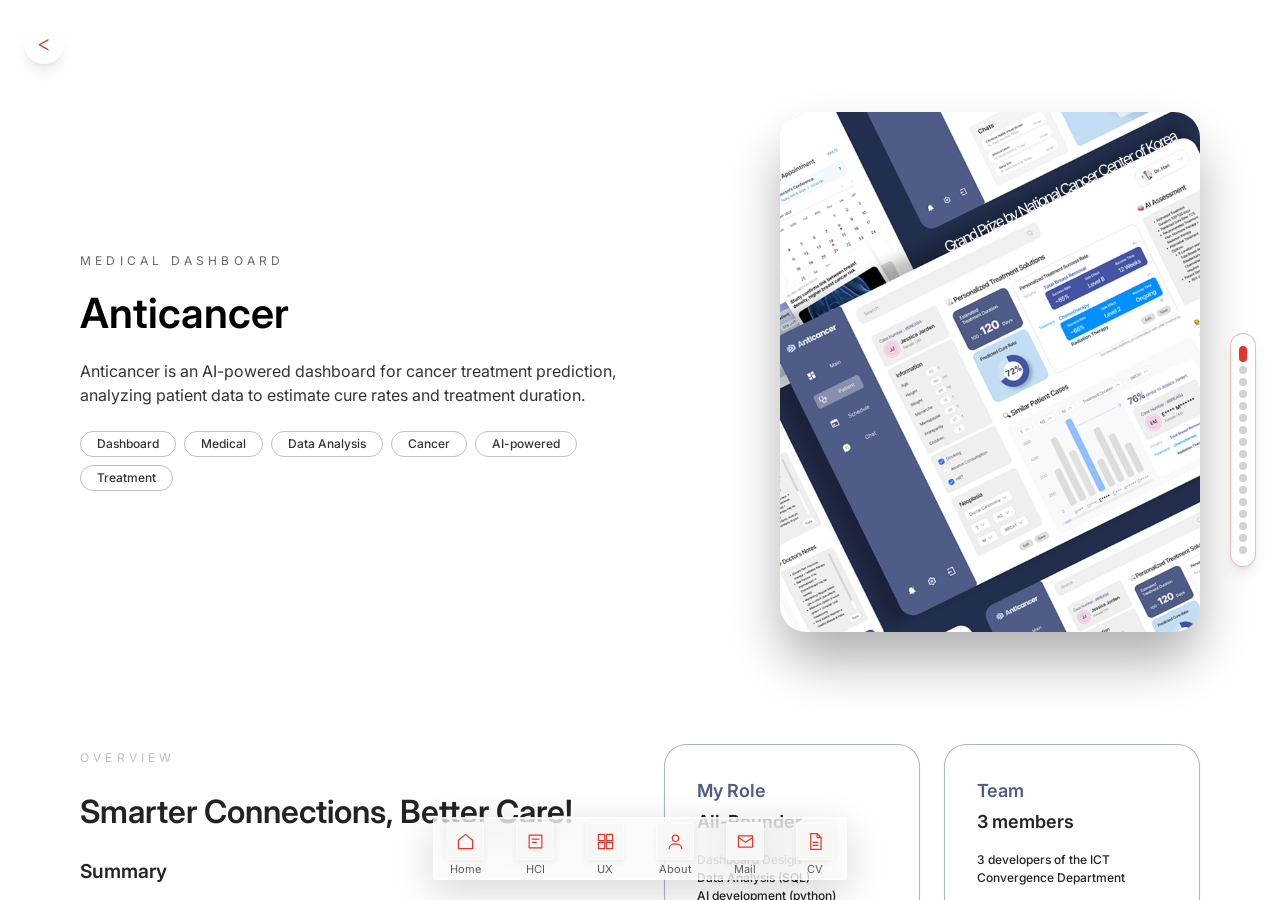
<file: anticancer/index.html>
<!DOCTYPE html><html lang="en"><head><meta charSet="utf-8"/><meta name="viewport" content="width=device-width, initial-scale=1"/><link rel="icon" type="image/svg+xml" href="../favicon.svg"/><link rel="stylesheet" href="../_next/static/css/69a92781101c2cf7.css" data-precedence="next"/><link rel="preload" as="script" fetchPriority="low" href="../_next/static/chunks/webpack-5469366f252e6bef.js"/><script src="../_next/static/chunks/fd9d1056-6922f449a204c2cc.js" async=""></script><script src="../_next/static/chunks/117-e3feb2d81150d197.js" async=""></script><script src="../_next/static/chunks/main-app-dd5db8f5e4e3f073.js" async=""></script><script src="../_next/static/chunks/145-ac7ff781a807e21f.js" async=""></script><script src="../_next/static/chunks/237-84557e2e43cfdf86.js" async=""></script><script src="../_next/static/chunks/app/anticancer/page-bbb2aef21f48a419.js" async=""></script><link rel="preconnect" href="https://fonts.googleapis.com"/><link rel="preconnect" href="https://fonts.gstatic.com" crossorigin="anonymous"/><title>Anticancer | Kaia Cha</title><meta name="description" content="Anticancer dashboard case study by Kaia Cha, focused on healthcare data visualization, AI-powered treatment prediction, and decision-support UX."/><meta name="author" content="Mikyo Kaia Cha"/><meta name="keywords" content="UX designer,user experience design,portfolio,Mikyo Kaia Cha,human-centered design"/><meta name="creator" content="Mikyo Kaia Cha"/><meta name="robots" content="index, follow"/><meta name="googlebot" content="index, follow, max-video-preview:-1, max-image-preview:large, max-snippet:-1"/><meta property="og:title" content="Anticancer | Kaia Cha"/><meta property="og:description" content="Anticancer dashboard case study by Kaia Cha, focused on healthcare data visualization, AI-powered treatment prediction, and decision-support UX."/><meta property="og:url" content="https://www.kaiacha.com/"/><meta property="og:site_name" content="Mikyo Kaia Cha Portfolio"/><meta property="og:locale" content="en_US"/><meta property="og:type" content="website"/><meta name="twitter:card" content="summary"/><meta name="twitter:title" content="Anticancer | Kaia Cha"/><meta name="twitter:description" content="Anticancer dashboard case study by Kaia Cha, focused on healthcare data visualization, AI-powered treatment prediction, and decision-support UX."/><link href="https://fonts.googleapis.com/css2?family=Inter:wght@300;400;500;600;700;800&amp;display=swap" rel="stylesheet"/><script src="../_next/static/chunks/polyfills-42372ed130431b0a.js" noModule=""></script><script src="../analytics.js" defer=""></script></head><body><main class="h-screen w-full bg-white"><div class="h-full w-full flex items-center justify-center"><div class="text-center"><div class="text-[#4F5C88] text-lg font-medium mb-2">Loading</div><div class="w-8 h-8 border-2 border-blue-400 border-t-transparent rounded-full animate-spin mx-auto"></div></div></div></main><script src="../_next/static/chunks/webpack-5469366f252e6bef.js" async=""></script><script>(self.__next_f=self.__next_f||[]).push([0]);self.__next_f.push([2,null])</script><script>self.__next_f.push([1,"1:HL[\"../_next/static/css/69a92781101c2cf7.css\",\"style\"]\n"])</script><script>self.__next_f.push([1,"2:I[2846,[],\"\"]\n4:I[9107,[],\"ClientPageRoot\"]\n5:I[9709,[\"145\",\"static/chunks/145-ac7ff781a807e21f.js\",\"237\",\"static/chunks/237-84557e2e43cfdf86.js\",\"166\",\"static/chunks/app/anticancer/page-bbb2aef21f48a419.js\"],\"default\",1]\n6:I[4707,[],\"\"]\n7:I[6423,[],\"\"]\n9:I[1060,[],\"\"]\na:[]\n"])</script><script>self.__next_f.push([1,"0:[\"$\",\"$L2\",null,{\"buildId\":\"IU4N-mmQ_mWPL0eI1XFM4\",\"assetPrefix\":\"\",\"urlParts\":[\"\",\"anticancer\",\"\"],\"initialTree\":[\"\",{\"children\":[\"anticancer\",{\"children\":[\"__PAGE__\",{}]}]},\"$undefined\",\"$undefined\",true],\"initialSeedData\":[\"\",{\"children\":[\"anticancer\",{\"children\":[\"__PAGE__\",{},[[\"$L3\",[\"$\",\"$L4\",null,{\"props\":{\"params\":{},\"searchParams\":{}},\"Component\":\"$5\"}],null],null],null]},[null,[\"$\",\"$L6\",null,{\"parallelRouterKey\":\"children\",\"segmentPath\":[\"children\",\"anticancer\",\"children\"],\"error\":\"$undefined\",\"errorStyles\":\"$undefined\",\"errorScripts\":\"$undefined\",\"template\":[\"$\",\"$L7\",null,{}],\"templateStyles\":\"$undefined\",\"templateScripts\":\"$undefined\",\"notFound\":\"$undefined\",\"notFoundStyles\":\"$undefined\"}]],null]},[[[[\"$\",\"link\",\"0\",{\"rel\":\"stylesheet\",\"href\":\"../_next/static/css/69a92781101c2cf7.css\",\"precedence\":\"next\",\"crossOrigin\":\"$undefined\"}]],[\"$\",\"html\",null,{\"lang\":\"en\",\"children\":[[\"$\",\"head\",null,{\"children\":[[\"$\",\"link\",null,{\"rel\":\"preconnect\",\"href\":\"https://fonts.googleapis.com\"}],[\"$\",\"link\",null,{\"rel\":\"preconnect\",\"href\":\"https://fonts.gstatic.com\",\"crossOrigin\":\"anonymous\"}],[\"$\",\"link\",null,{\"href\":\"https://fonts.googleapis.com/css2?family=Inter:wght@300;400;500;600;700;800\u0026display=swap\",\"rel\":\"stylesheet\"}]]}],[\"$\",\"body\",null,{\"children\":[\"$\",\"$L6\",null,{\"parallelRouterKey\":\"children\",\"segmentPath\":[\"children\"],\"error\":\"$undefined\",\"errorStyles\":\"$undefined\",\"errorScripts\":\"$undefined\",\"template\":[\"$\",\"$L7\",null,{}],\"templateStyles\":\"$undefined\",\"templateScripts\":\"$undefined\",\"notFound\":[[\"$\",\"title\",null,{\"children\":\"404: This page could not be found.\"}],[\"$\",\"div\",null,{\"style\":{\"fontFamily\":\"system-ui,\\\"Segoe UI\\\",Roboto,Helvetica,Arial,sans-serif,\\\"Apple Color Emoji\\\",\\\"Segoe UI Emoji\\\"\",\"height\":\"100vh\",\"textAlign\":\"center\",\"display\":\"flex\",\"flexDirection\":\"column\",\"alignItems\":\"center\",\"justifyContent\":\"center\"},\"children\":[\"$\",\"div\",null,{\"children\":[[\"$\",\"style\",null,{\"dangerouslySetInnerHTML\":{\"__html\":\"body{color:#000;background:#fff;margin:0}.next-error-h1{border-right:1px solid rgba(0,0,0,.3)}@media (prefers-color-scheme:dark){body{color:#fff;background:#000}.next-error-h1{border-right:1px solid rgba(255,255,255,.3)}}\"}}],[\"$\",\"h1\",null,{\"className\":\"next-error-h1\",\"style\":{\"display\":\"inline-block\",\"margin\":\"0 20px 0 0\",\"padding\":\"0 23px 0 0\",\"fontSize\":24,\"fontWeight\":500,\"verticalAlign\":\"top\",\"lineHeight\":\"49px\"},\"children\":\"404\"}],[\"$\",\"div\",null,{\"style\":{\"display\":\"inline-block\"},\"children\":[\"$\",\"h2\",null,{\"style\":{\"fontSize\":14,\"fontWeight\":400,\"lineHeight\":\"49px\",\"margin\":0},\"children\":\"This page could not be found.\"}]}]]}]}]],\"notFoundStyles\":[]}]}]]}]],null],null],\"couldBeIntercepted\":false,\"initialHead\":[null,\"$L8\"],\"globalErrorComponent\":\"$9\",\"missingSlots\":\"$Wa\"}]\n"])</script><script>self.__next_f.push([1,"8:[[\"$\",\"meta\",\"0\",{\"name\":\"viewport\",\"content\":\"width=device-width, initial-scale=1\"}],[\"$\",\"meta\",\"1\",{\"charSet\":\"utf-8\"}],[\"$\",\"title\",\"2\",{\"children\":\"Anticancer | Kaia Cha\"}],[\"$\",\"meta\",\"3\",{\"name\":\"description\",\"content\":\"Anticancer dashboard case study by Kaia Cha, focused on healthcare data visualization, AI-powered treatment prediction, and decision-support UX.\"}],[\"$\",\"meta\",\"4\",{\"name\":\"author\",\"content\":\"Mikyo Kaia Cha\"}],[\"$\",\"meta\",\"5\",{\"name\":\"keywords\",\"content\":\"UX designer,user experience design,portfolio,Mikyo Kaia Cha,human-centered design\"}],[\"$\",\"meta\",\"6\",{\"name\":\"creator\",\"content\":\"Mikyo Kaia Cha\"}],[\"$\",\"meta\",\"7\",{\"name\":\"robots\",\"content\":\"index, follow\"}],[\"$\",\"meta\",\"8\",{\"name\":\"googlebot\",\"content\":\"index, follow, max-video-preview:-1, max-image-preview:large, max-snippet:-1\"}],[\"$\",\"meta\",\"9\",{\"property\":\"og:title\",\"content\":\"Anticancer | Kaia Cha\"}],[\"$\",\"meta\",\"10\",{\"property\":\"og:description\",\"content\":\"Anticancer dashboard case study by Kaia Cha, focused on healthcare data visualization, AI-powered treatment prediction, and decision-support UX.\"}],[\"$\",\"meta\",\"11\",{\"property\":\"og:url\",\"content\":\"https://www.kaiacha.com/\"}],[\"$\",\"meta\",\"12\",{\"property\":\"og:site_name\",\"content\":\"Mikyo Kaia Cha Portfolio\"}],[\"$\",\"meta\",\"13\",{\"property\":\"og:locale\",\"content\":\"en_US\"}],[\"$\",\"meta\",\"14\",{\"property\":\"og:type\",\"content\":\"website\"}],[\"$\",\"meta\",\"15\",{\"name\":\"twitter:card\",\"content\":\"summary\"}],[\"$\",\"meta\",\"16\",{\"name\":\"twitter:title\",\"content\":\"Anticancer | Kaia Cha\"}],[\"$\",\"meta\",\"17\",{\"name\":\"twitter:description\",\"content\":\"Anticancer dashboard case study by Kaia Cha, focused on healthcare data visualization, AI-powered treatment prediction, and decision-support UX.\"}]]\n3:null\n"])</script></body></html>
</file>
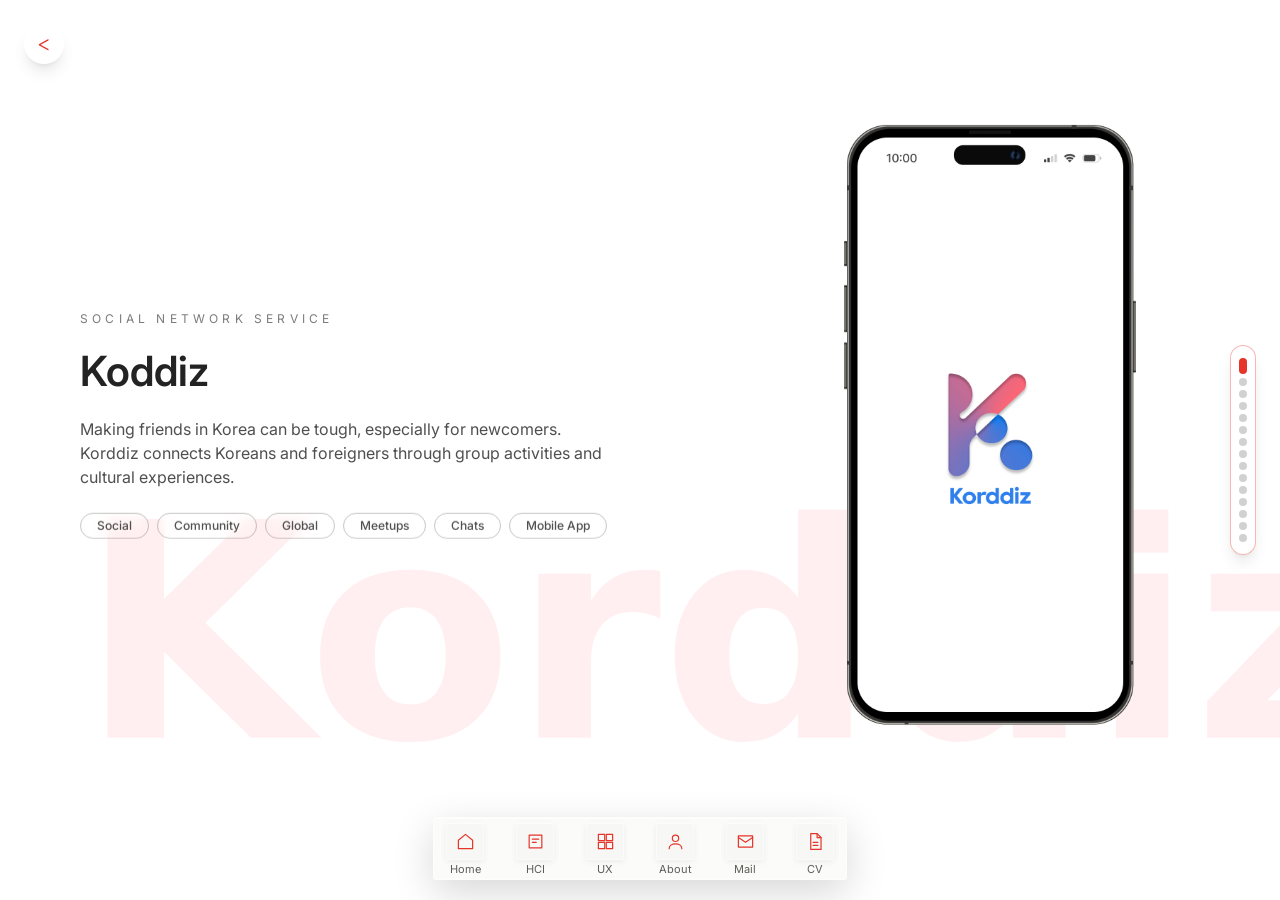
<file: koddiz/index.html>
<!DOCTYPE html><html lang="en"><head><meta charSet="utf-8"/><meta name="viewport" content="width=device-width, initial-scale=1"/><link rel="icon" type="image/svg+xml" href="../favicon.svg"/><link rel="preload" as="image" href="../_next/static/media/Iphonemockup.a3fd2ca0.png" fetchPriority="high"/><link rel="preload" as="image" href="../_next/static/media/koddizmain1.e62c6a3b.png" fetchPriority="high"/><link rel="preload" as="image" href="../_next/static/media/koddizmain2.89546c65.png" fetchPriority="high"/><link rel="preload" as="image" href="../_next/static/media/koddizmain3.e1acadad.png" fetchPriority="high"/><link rel="preload" as="image" href="../_next/static/media/koddizmain4.95be757c.png" fetchPriority="high"/><link rel="stylesheet" href="../_next/static/css/69a92781101c2cf7.css" data-precedence="next"/><link rel="preload" as="script" fetchPriority="low" href="../_next/static/chunks/webpack-5469366f252e6bef.js"/><script src="../_next/static/chunks/fd9d1056-6922f449a204c2cc.js" async=""></script><script src="../_next/static/chunks/117-e3feb2d81150d197.js" async=""></script><script src="../_next/static/chunks/main-app-dd5db8f5e4e3f073.js" async=""></script><script src="../_next/static/chunks/145-ac7ff781a807e21f.js" async=""></script><script src="../_next/static/chunks/237-84557e2e43cfdf86.js" async=""></script><script src="../_next/static/chunks/app/koddiz/page-e2f63f87e8df6a23.js" async=""></script><link rel="preconnect" href="https://fonts.googleapis.com"/><link rel="preconnect" href="https://fonts.gstatic.com" crossorigin="anonymous"/><title>Koddiz | Kaia Cha</title><meta name="description" content="Koddiz social platform case study by Kaia Cha, focused on cross-cultural connection, trust and safety, onboarding, and mobile UX."/><meta name="author" content="Mikyo Kaia Cha"/><meta name="keywords" content="UX designer,user experience design,portfolio,Mikyo Kaia Cha,human-centered design"/><meta name="creator" content="Mikyo Kaia Cha"/><meta name="robots" content="index, follow"/><meta name="googlebot" content="index, follow, max-video-preview:-1, max-image-preview:large, max-snippet:-1"/><meta property="og:title" content="Koddiz | Kaia Cha"/><meta property="og:description" content="Koddiz social platform case study by Kaia Cha, focused on cross-cultural connection, trust and safety, onboarding, and mobile UX."/><meta property="og:url" content="https://www.kaiacha.com/"/><meta property="og:site_name" content="Mikyo Kaia Cha Portfolio"/><meta property="og:locale" content="en_US"/><meta property="og:type" content="website"/><meta name="twitter:card" content="summary"/><meta name="twitter:title" content="Koddiz | Kaia Cha"/><meta name="twitter:description" content="Koddiz social platform case study by Kaia Cha, focused on cross-cultural connection, trust and safety, onboarding, and mobile UX."/><link href="https://fonts.googleapis.com/css2?family=Inter:wght@300;400;500;600;700;800&amp;display=swap" rel="stylesheet"/><script src="../_next/static/chunks/polyfills-42372ed130431b0a.js" noModule=""></script><script src="../analytics.js" defer=""></script></head><body><main class="h-screen w-full overflow-hidden bg-white"><a href="/Home/#ux" onclick="if (document.referrer && new URL(document.referrer).origin === location.origin) { event.preventDefault(); history.back(); }" class="fixed left-4 top-4 z-[60] inline-flex h-10 w-10 items-center justify-center rounded-full border border-white/70 bg-white text-[22px] font-light leading-none text-[#e5352a] shadow-lg shadow-black/10 transition hover:-translate-x-0.5 hover:shadow-xl md:left-6 md:top-6" aria-label="Back to portfolio" title="Back"><span aria-hidden="true" class="-mt-0.5">&lt;</span></a><nav class="hidden md:flex fixed bottom-5 left-1/2 z-[60] -translate-x-1/2 items-center gap-[3px] sm:gap-2 border border-white/50 p-[7px] sm:p-2.5 shadow-[0_12px_40px_rgba(0,0,0,.16),inset_0_1px_0_rgba(255,255,255,.65),inset_0_0_0_1px_rgba(255,255,255,.25)] transition duration-[420ms] ease-out translate-y-0 opacity-100" style="border-radius:4px;background:color-mix(in srgb, #f7f7f5 55%, transparent);backdrop-filter:blur(24px) saturate(180%);-webkit-backdrop-filter:blur(24px) saturate(180%)" aria-label="Portfolio dock"><a href="/Home/#home" title="Home" class="flex w-12 flex-col items-center gap-1 px-0 py-1 text-[#1a1a1a] no-underline transition duration-200 hover:-translate-y-[3px] hover:bg-white/55 sm:w-[62px]" style="border-radius:2px"><span class="grid h-[30px] w-[30px] place-items-center border border-white/60 text-[#e5352a] shadow-[inset_0_1px_0_rgba(255,255,255,.7),0_2px_6px_rgba(0,0,0,.06)] sm:h-[38px] sm:w-[38px]" style="border-radius:2px;background:#f7f7f5"><svg width="19" height="19" viewBox="0 0 24 24" fill="none" stroke="currentColor" stroke-width="1.5" stroke-linecap="round" stroke-linejoin="round"><path d="M3 10.5 12 3l9 7.5V21H3z"/></svg></span><span class="text-[10px] leading-none sm:text-[11px] text-[#5d5d58]">Home</span></a><a href="/Home/#hci" title="HCI" class="flex w-12 flex-col items-center gap-1 px-0 py-1 text-[#1a1a1a] no-underline transition duration-200 hover:-translate-y-[3px] hover:bg-white/55 sm:w-[62px]" style="border-radius:2px"><span class="grid h-[30px] w-[30px] place-items-center border border-white/60 text-[#e5352a] shadow-[inset_0_1px_0_rgba(255,255,255,.7),0_2px_6px_rgba(0,0,0,.06)] sm:h-[38px] sm:w-[38px]" style="border-radius:2px;background:#f7f7f5"><svg width="19" height="19" viewBox="0 0 24 24" fill="none" stroke="currentColor" stroke-width="1.5" stroke-linecap="round" stroke-linejoin="round"><path d="M4 4h16v16H4z"/><path d="M8 9h8M8 13h5"/></svg></span><span class="text-[10px] leading-none sm:text-[11px] text-[#5d5d58]">HCI</span></a><a href="/Home/#ux" title="UX" class="flex w-12 flex-col items-center gap-1 px-0 py-1 text-[#1a1a1a] no-underline transition duration-200 hover:-translate-y-[3px] hover:bg-white/55 sm:w-[62px]" style="border-radius:2px"><span class="grid h-[30px] w-[30px] place-items-center border border-white/60 text-[#e5352a] shadow-[inset_0_1px_0_rgba(255,255,255,.7),0_2px_6px_rgba(0,0,0,.06)] sm:h-[38px] sm:w-[38px]" style="border-radius:2px;background:#f7f7f5"><svg width="19" height="19" viewBox="0 0 24 24" fill="none" stroke="currentColor" stroke-width="1.5" stroke-linecap="round" stroke-linejoin="round"><rect x="3" y="3" width="8" height="8"/><rect x="13" y="3" width="8" height="8"/><rect x="3" y="13" width="8" height="8"/><rect x="13" y="13" width="8" height="8"/></svg></span><span class="text-[10px] leading-none sm:text-[11px] text-[#5d5d58]">UX</span></a><a href="/Home/#about" title="About" class="flex w-12 flex-col items-center gap-1 px-0 py-1 text-[#1a1a1a] no-underline transition duration-200 hover:-translate-y-[3px] hover:bg-white/55 sm:w-[62px]" style="border-radius:2px"><span class="grid h-[30px] w-[30px] place-items-center border border-white/60 text-[#e5352a] shadow-[inset_0_1px_0_rgba(255,255,255,.7),0_2px_6px_rgba(0,0,0,.06)] sm:h-[38px] sm:w-[38px]" style="border-radius:2px;background:#f7f7f5"><svg width="19" height="19" viewBox="0 0 24 24" fill="none" stroke="currentColor" stroke-width="1.5" stroke-linecap="round" stroke-linejoin="round"><circle cx="12" cy="8" r="4"/><path d="M4 21c0-4 4-6 8-6s8 2 8 6"/></svg></span><span class="text-[10px] leading-none sm:text-[11px] text-[#5d5d58]">About</span></a><a href="mailto:chamikyo@gmail.com?subject=Contact%20Mail" title="Mail" class="flex w-12 flex-col items-center gap-1 px-0 py-1 text-[#1a1a1a] no-underline transition duration-200 hover:-translate-y-[3px] hover:bg-white/55 sm:w-[62px]" style="border-radius:2px"><span class="grid h-[30px] w-[30px] place-items-center border border-white/60 text-[#e5352a] shadow-[inset_0_1px_0_rgba(255,255,255,.7),0_2px_6px_rgba(0,0,0,.06)] sm:h-[38px] sm:w-[38px]" style="border-radius:2px;background:#f7f7f5"><svg width="19" height="19" viewBox="0 0 24 24" fill="none" stroke="currentColor" stroke-width="1.5" stroke-linecap="round" stroke-linejoin="round"><rect x="3" y="5" width="18" height="14"/><path d="m3 7 9 6 9-6"/></svg></span><span class="text-[10px] leading-none sm:text-[11px] text-[#5d5d58]">Mail</span></a><a href="https://drive.google.com/file/d/1U9MMREyBAPwcnWEg8w2uaDvllEjhYtUc/view?usp=sharing" target="_blank" rel="noopener" title="CV" class="flex w-12 flex-col items-center gap-1 px-0 py-1 text-[#1a1a1a] no-underline transition duration-200 hover:-translate-y-[3px] hover:bg-white/55 sm:w-[62px]" style="border-radius:2px"><span class="grid h-[30px] w-[30px] place-items-center border border-white/60 text-[#e5352a] shadow-[inset_0_1px_0_rgba(255,255,255,.7),0_2px_6px_rgba(0,0,0,.06)] sm:h-[38px] sm:w-[38px]" style="border-radius:2px;background:#f7f7f5"><svg width="19" height="19" viewBox="0 0 24 24" fill="none" stroke="currentColor" stroke-width="1.5" stroke-linecap="round" stroke-linejoin="round"><path d="M6 2h8l5 5v15H6z"/><path d="M14 2v5h5M9 13h6M9 17h6"/></svg></span><span class="text-[10px] leading-none sm:text-[11px] text-[#5d5d58]">CV</span></a></nav><div class="hidden md:flex fixed right-6 top-1/2 -translate-y-1/2 z-50 flex-col items-center gap-2"><div class="flex flex-col items-center gap-1 rounded-full border border-[#e5352a]/35 bg-white px-2 py-3 shadow-lg shadow-black/10"><button type="button" class="w-2 h-2 rounded-full transition-all duration-300 bg-[#e5352a] h-4" aria-label="Overview"></button><button type="button" class="w-2 h-2 rounded-full transition-all duration-300 bg-[#1a1a1a]/20 hover:bg-[#e5352a]/55" aria-label="Project Summary"></button><button type="button" class="w-2 h-2 rounded-full transition-all duration-300 bg-[#1a1a1a]/20 hover:bg-[#e5352a]/55" aria-label="App Screens"></button><button type="button" class="w-2 h-2 rounded-full transition-all duration-300 bg-[#1a1a1a]/20 hover:bg-[#e5352a]/55" aria-label="User Flow"></button><button type="button" class="w-2 h-2 rounded-full transition-all duration-300 bg-[#1a1a1a]/20 hover:bg-[#e5352a]/55" aria-label="Project Goal &amp; Pain Points"></button><button type="button" class="w-2 h-2 rounded-full transition-all duration-300 bg-[#1a1a1a]/20 hover:bg-[#e5352a]/55" aria-label="Painpoint 01 &amp; Research"></button><button type="button" class="w-2 h-2 rounded-full transition-all duration-300 bg-[#1a1a1a]/20 hover:bg-[#e5352a]/55" aria-label="Solution 01 · Meetups"></button><button type="button" class="w-2 h-2 rounded-full transition-all duration-300 bg-[#1a1a1a]/20 hover:bg-[#e5352a]/55" aria-label="Creating Mission Page"></button><button type="button" class="w-2 h-2 rounded-full transition-all duration-300 bg-[#1a1a1a]/20 hover:bg-[#e5352a]/55" aria-label="Join Chat &amp; Pre-Meet"></button><button type="button" class="w-2 h-2 rounded-full transition-all duration-300 bg-[#1a1a1a]/20 hover:bg-[#e5352a]/55" aria-label="Painpoint 02 · Language"></button><button type="button" class="w-2 h-2 rounded-full transition-all duration-300 bg-[#1a1a1a]/20 hover:bg-[#e5352a]/55" aria-label="Solution 02 · Moments &amp; Chat"></button><button type="button" class="w-2 h-2 rounded-full transition-all duration-300 bg-[#1a1a1a]/20 hover:bg-[#e5352a]/55" aria-label="Moments Reply &amp; Posting"></button><button type="button" class="w-2 h-2 rounded-full transition-all duration-300 bg-[#1a1a1a]/20 hover:bg-[#e5352a]/55" aria-label="Chat &amp; Event Updates"></button><button type="button" class="w-2 h-2 rounded-full transition-all duration-300 bg-[#1a1a1a]/20 hover:bg-[#e5352a]/55" aria-label="Profiles"></button><button type="button" class="w-2 h-2 rounded-full transition-all duration-300 bg-[#1a1a1a]/20 hover:bg-[#e5352a]/55" aria-label="Painpoint 03 · Safety"></button></div></div><article class="h-full w-full max-w-full overflow-y-auto overflow-x-hidden pb-10"><div class="" style="opacity:0;transform:translateY(60px)"><section id="koddiz-hero" class="relative px-6 pt-12 pb-12 md:pt-28 md:pb-28 text-[#232323] md:px-10 lg:px-16 xl:px-20 overflow-hidden"><div class="relative z-10 mx-auto flex max-w-6xl flex-col gap-6 md:gap-12 lg:flex-row lg:items-stretch"><div class="absolute bottom-0 pointer-events-none" style="color:rgba(255, 100, 113, 0.10);font-size:clamp(150px, 25vw, 300px);font-family:Pretendard, system-ui, sans-serif;font-weight:700;word-wrap:break-word;line-height:1;text-align:center;transform:translateY(20%)">Korddiz</div><div class="flex-1 flex flex-col justify-center space-y-4 md:space-y-6 text-[#232323]"><div class="text-xs uppercase tracking-[0.35em] text-[#232323]/60">Social Network Service</div><div class="space-y-4 md:space-y-6"><h2 class="text-2xl md:text-[2.6rem] font-semibold leading-[1.05] sm:text-5xl">Koddiz</h2><p class="max-w-xl text-sm leading-relaxed text-[#232323]/80 sm:text-base">Making friends in Korea can be tough, especially for newcomers. Korddiz connects Koreans and foreigners through group activities and cultural experiences.</p><div class="flex flex-wrap gap-2"><span class="rounded-full border border-[#232323]/25 px-4 py-1 text-xs font-medium text-[#232323]/80 backdrop-blur">Social</span><span class="rounded-full border border-[#232323]/25 px-4 py-1 text-xs font-medium text-[#232323]/80 backdrop-blur">Community</span><span class="rounded-full border border-[#232323]/25 px-4 py-1 text-xs font-medium text-[#232323]/80 backdrop-blur">Global</span><span class="rounded-full border border-[#232323]/25 px-4 py-1 text-xs font-medium text-[#232323]/80 backdrop-blur">Meetups</span><span class="rounded-full border border-[#232323]/25 px-4 py-1 text-xs font-medium text-[#232323]/80 backdrop-blur">Chats</span><span class="rounded-full border border-[#232323]/25 px-4 py-1 text-xs font-medium text-[#232323]/80 backdrop-blur">Mobile App</span></div></div></div><div class="relative flex flex-1 justify-end items-stretch"><div class="relative h-full w-full max-w-[420px] min-h-[400px] md:min-h-[600px]"><div class="absolute inset-0 overflow-hidden rounded-[26px]"><img alt="Koddiz iPhone mockup" fetchPriority="high" decoding="async" data-nimg="fill" class="object-contain object-center" style="position:absolute;height:100%;width:100%;left:0;top:0;right:0;bottom:0;color:transparent" src="../_next/static/media/Iphonemockup.a3fd2ca0.png"/></div></div></div></div></section></div><div class="" style="opacity:0;transform:translateY(60px)"><section id="overview-summary" class="px-6 pt-12 pb-12 md:pt-28 md:pb-24 text-[#232323] md:px-10 lg:px-16 xl:px-20"><div class="mx-auto flex max-w-6xl flex-col gap-6 md:gap-12 lg:flex-row lg:items-start"><div class="flex-1 space-y-4 md:space-y-6"><span class="text-xs uppercase tracking-[0.35em] text-[#232323]/60">Korddiz</span><div class="space-y-4 md:space-y-6"><h2 class="text-2xl md:text-[2.6rem] sm:text-5xl  font-bold leading-tight text-[#232323]">Bridging Cultures,<br/>Building Friendships</h2><div class="space-y-4 text-[14.781px] leading-[22.172px] text-[#232323]"><h3 class="text-[22.172px] font-semibold">Summary</h3><p class="max-w-xl text-md leading-relaxed text-[#232323]/80 sm:text-base">Making friends in Korea can be tough, especially for newcomers. Korddiz connects Koreans and foreigners through group activities and cultural experiences. Whether you&#x27;re a traveler or a local, Korddiz provides a safe space for cross-cultural friendships.</p><p class="max-w-xl text-md leading-relaxed text-[#232323]/80 sm:text-base">With Mission Events to boost engagement and a social media-style feed for updates, Korddiz makes it easy to connect. Plus, our ID verification system ensures a secure community.</p></div></div></div><div class="grid flex-1 grid-cols-1 gap-[36.954px] sm:grid-cols-2"><div class="flex flex-wrap items-center gap-[0.5rem] rounded-[22.172px] border border-[rgba(255,117,128,0.46)] bg-white p-[36.954px] text-[#232323] min-h-[189.202px] w-[266.065px]"><div class="flex flex-col gap-0"><p class="text-[17.738px] font-bold text-[#FF6471] tracking-[-0.8869px] whitespace-pre">My Role</p><p class="text-[17.738px] font-semibold text-[#232323] whitespace-pre">UI/UX Designer</p></div><ul class="text-[13.303px] font-medium text-[#232323] space-y-0"><li class="ml-[10px]">- Product Design</li><li class="ml-[10px]">- Interaction Design</li><li class="ml-[10px]">- User Research</li><li class="ml-[10px]">- Visual Design</li></ul></div><div class="flex flex-wrap items-center gap-[0.5rem] rounded-[22.172px] border border-[rgba(255,117,128,0.46)] bg-white p-[36.954px] text-[#232323] min-h-[189.202px] w-[266.065px]"><div class="flex flex-col gap-0"><p class="text-[17.738px] font-bold text-[#FF6471] whitespace-pre">Team</p><p class="text-[17.738px] font-semibold text-[#232323] whitespace-pre">4 members</p></div><ul class="text-[13.303px] font-medium text-[#232323] space-y-0"><li class="ml-[10px]">1 Project Manager</li><li class="ml-[10px]">1 Front-end Developer</li><li class="ml-[10px]">1 Back-end Developer</li><li class="ml-[10px]">1 Designer</li></ul></div><div class="flex flex-wrap  items-top gap-[0.5rem] rounded-[22.172px] border border-[rgba(255,117,128,0.46)] bg-white p-[36.954px] text-[#232323] min-h-[189.202px] w-[266.065px]"><div class="flex flex-col gap-0"><p class="text-[17.738px] font-bold text-[#FF6471] tracking-[-0.8869px] whitespace-pre">Timeline</p><p class="text-[17.738px] font-semibold text-[#232323] whitespace-pre">6-month Side Project</p></div><ul class="text-[13.303px] font-medium text-[#232323] space-y-0"></ul></div><div class="flex flex-wrap items-center gap-[0.5rem] rounded-[22.172px] border border-[rgba(255,117,128,0.46)] bg-white p-[36.954px] text-[#232323] min-h-[189.202px] w-[266.065px]"><div class="flex flex-col gap-0"><p class="text-[17.738px] font-bold text-[#FF6471] tracking-[-0.8869px] whitespace-pre">Tools</p><p class="text-[17.738px] font-semibold text-[#232323]">Figma</p></div><ul class="text-[13.303px] font-medium text-[#232323] space-y-0"><li class="ml-[10px]">- Jira</li><li class="ml-[10px]">- Notion</li><li class="ml-[10px]">- Google Workplace</li><li class="ml-[10px]">- Zoom</li></ul></div></div></div></section></div><div class="" style="opacity:0;transform:translateY(60px)"><section id="app-showcase" class="bg-[#FF6471] px-6 py-12 text-[#232323] md:px-10 lg:px-16 xl:px-20"><div class="mx-auto w-full max-w-6xl"><div class="grid grid-cols-2 sm:grid-cols-4 gap-4 md:gap-6"><div class="relative w-full aspect-[9/16] overflow-hidden rounded-2xl"><img alt="Koddiz Home Screen" fetchPriority="high" decoding="async" data-nimg="fill" class="object-contain" style="position:absolute;height:100%;width:100%;left:0;top:0;right:0;bottom:0;color:transparent" src="../_next/static/media/koddizmain1.e62c6a3b.png"/></div><div class="relative w-full aspect-[9/16] overflow-hidden rounded-2xl"><img alt="Koddiz Event Detail Screen" fetchPriority="high" decoding="async" data-nimg="fill" class="object-contain" style="position:absolute;height:100%;width:100%;left:0;top:0;right:0;bottom:0;color:transparent" src="../_next/static/media/koddizmain2.89546c65.png"/></div><div class="relative w-full aspect-[9/16] overflow-hidden rounded-2xl"><img alt="Koddiz Moments Feed" fetchPriority="high" decoding="async" data-nimg="fill" class="object-contain" style="position:absolute;height:100%;width:100%;left:0;top:0;right:0;bottom:0;color:transparent" src="../_next/static/media/koddizmain3.e1acadad.png"/></div><div class="relative w-full aspect-[9/16] overflow-hidden rounded-2xl"><img alt="Koddiz Chat Screen" fetchPriority="high" decoding="async" data-nimg="fill" class="object-contain" style="position:absolute;height:100%;width:100%;left:0;top:0;right:0;bottom:0;color:transparent" src="../_next/static/media/koddizmain4.95be757c.png"/></div></div></div></section></div><div class="" style="opacity:0;transform:translateY(60px)"><section id="user-flow" class="px-6 pt-12 pb-12 md:pt-28 md:pb-32 md:px-10 lg:px-16 xl:px-20 bg-white"><div class="mx-auto max-w-6xl"><header class="space-y-2 mb-8 md:mb-12"><span class="text-xs uppercase tracking-[0.35em] text-[#232323]/60">User Flow</span><h3 class="text-2xl md:text-[2.4rem] font-semibold leading-tight text-[#232323]">Simple User Flow</h3></header><div class="relative w-full pb-8"><div class="space-y-6"><div class="" style="opacity:0;transform:translateY(20px)"><div class="flex items-center justify-center gap-3"><div class="rounded-lg bg-white border border-[#232323]/20 px-4 py-2 text-sm font-medium text-[#232323] shadow-sm">Splash</div><div class="w-6 h-0.5 bg-gray-300"></div><div class="rounded-lg bg-white border border-[#232323]/20 px-4 py-2 text-sm font-medium text-[#232323] shadow-sm">Sign-Up or Login</div><div class="w-6 h-0.5 bg-gray-300"></div><div class="rounded-lg bg-[#FF8A8A] px-6 py-3 text-sm font-semibold text-white shadow-md">Home</div></div></div><div class="grid grid-cols-1 md:grid-cols-2 lg:grid-cols-4 gap-6"><div class="flex flex-col gap-3"><div class="" style="opacity:0;transform:translateY(20px)"><div class="rounded-lg bg-[#FF8A8A] px-4 py-2.5 text-sm font-semibold text-white text-center shadow-md">Meetups</div></div><div class="space-y-2 pl-4 border-l-2 border-gray-300"><div class="" style="opacity:0;transform:translateY(20px)"><div class="rounded-lg bg-white border border-[#232323]/20 px-3 py-1.5 text-xs font-medium text-[#232323] shadow-sm">Mission Meetups</div></div><div class="space-y-2"><div class="" style="opacity:0;transform:translateY(20px)"><div class="rounded-lg bg-white border border-[#232323]/20 px-3 py-1.5 text-xs font-medium text-[#232323] shadow-sm">My Meetups</div></div><div class="space-y-2 pl-4 border-l-2 border-gray-300"><div class="" style="opacity:0;transform:translateY(20px)"><div class="rounded-lg bg-white border border-[#232323]/20 px-3 py-1.5 text-xs font-medium text-[#232323] shadow-sm">Meetups description</div></div><div class="space-y-2 pl-4 border-l-2 border-gray-300"><div class="" style="opacity:0;transform:translateY(20px)"><div class="rounded-lg bg-white border border-[#232323]/20 px-3 py-1.5 text-xs font-medium text-[#232323] shadow-sm">Join Meetup</div></div><div class="space-y-2 pl-4 border-l-2 border-gray-300"><div class="" style="opacity:0;transform:translateY(20px)"><div class="rounded-lg bg-white border border-[#232323]/20 px-3 py-1.5 text-xs font-medium text-[#232323] shadow-sm">ID Check</div></div></div></div></div></div><div class="" style="opacity:0;transform:translateY(20px)"><div class="rounded-lg bg-white border border-[#232323]/20 px-3 py-1.5 text-xs font-medium text-[#232323] shadow-sm">Meetups</div></div></div></div><div class="flex flex-col gap-3"><div class="" style="opacity:0;transform:translateY(20px)"><div class="rounded-lg bg-[#FF8A8A] px-4 py-2.5 text-sm font-semibold text-white text-center shadow-md">Moments</div></div><div class="space-y-2 pl-4 border-l-2 border-gray-300"><div class="space-y-2"><div class="" style="opacity:0;transform:translateY(20px)"><div class="rounded-lg bg-white border border-[#232323]/20 px-3 py-1.5 text-xs font-medium text-[#232323] shadow-sm">Moments Cards</div></div><div class="space-y-2 pl-4 border-l-2 border-gray-300"><div class="" style="opacity:0;transform:translateY(20px)"><div class="rounded-lg bg-white border border-[#232323]/20 px-3 py-1.5 text-xs font-medium text-[#232323] shadow-sm">Moments Reply Cards</div></div><div class="space-y-2"><div class="" style="opacity:0;transform:translateY(20px)"><div class="rounded-lg bg-white border border-[#232323]/20 px-3 py-1.5 text-xs font-medium text-[#232323] shadow-sm">Other Profile</div></div><div class="space-y-2 pl-4 border-l-2 border-gray-300"><div class="" style="opacity:0;transform:translateY(20px)"><div class="rounded-lg bg-white border border-[#232323]/20 px-3 py-1.5 text-xs font-medium text-[#232323] shadow-sm">Chat</div></div></div></div></div></div><div class="" style="opacity:0;transform:translateY(20px)"><div class="rounded-lg bg-white border border-[#232323]/20 px-3 py-1.5 text-xs font-medium text-[#232323] shadow-sm">Mission Cards</div></div><div class="" style="opacity:0;transform:translateY(20px)"><div class="rounded-lg bg-white border border-[#232323]/20 px-3 py-1.5 text-xs font-medium text-[#232323] shadow-sm">Post Moments</div></div></div></div><div class="flex flex-col gap-3"><div class="" style="opacity:0;transform:translateY(20px)"><div class="rounded-lg bg-[#FF8A8A] px-4 py-2.5 text-sm font-semibold text-white text-center shadow-md">Chat</div></div><div class="space-y-2 pl-4 border-l-2 border-gray-300"><div class="" style="opacity:0;transform:translateY(20px)"><div class="rounded-lg bg-white border border-[#232323]/20 px-3 py-1.5 text-xs font-medium text-[#232323] shadow-sm">Meetups Group Chat</div></div><div class="" style="opacity:0;transform:translateY(20px)"><div class="rounded-lg bg-white border border-[#232323]/20 px-3 py-1.5 text-xs font-medium text-[#232323] shadow-sm">Personal Chat</div></div></div></div><div class="flex flex-col gap-3"><div class="" style="opacity:0;transform:translateY(20px)"><div class="rounded-lg bg-[#FF8A8A] px-4 py-2.5 text-sm font-semibold text-white text-center shadow-md">My Profile</div></div><div class="space-y-2 pl-4 border-l-2 border-gray-300"><div class="" style="opacity:0;transform:translateY(20px)"><div class="rounded-lg bg-white border border-[#232323]/20 px-3 py-1.5 text-xs font-medium text-[#232323] shadow-sm">Followers/Followings</div></div><div class="" style="opacity:0;transform:translateY(20px)"><div class="rounded-lg bg-white border border-[#232323]/20 px-3 py-1.5 text-xs font-medium text-[#232323] shadow-sm">Edit Profile</div></div><div class="" style="opacity:0;transform:translateY(20px)"><div class="rounded-lg bg-white border border-[#232323]/20 px-3 py-1.5 text-xs font-medium text-[#232323] shadow-sm">My Meetups</div></div><div class="" style="opacity:0;transform:translateY(20px)"><div class="rounded-lg bg-white border border-[#232323]/20 px-3 py-1.5 text-xs font-medium text-[#232323] shadow-sm">My Moments Card</div></div><div class="" style="opacity:0;transform:translateY(20px)"><div class="rounded-lg bg-white border border-[#232323]/20 px-3 py-1.5 text-xs font-medium text-[#232323] shadow-sm">Settings</div></div></div></div></div></div></div></div></section></div><div class="" style="opacity:0;transform:translateY(60px)"><section id="project-goal" class="relative px-6 py-12 md:py-20 md:px-10 lg:px-16 xl:px-20 bg-gradient-to-b from-[#972a33] from-[5.906%] to-[#ff6471] text-white overflow-hidden"><div class="mx-auto max-w-6xl w-full"><div class="mb-8 md:mb-12"><p class="text-sm md:text-lg font-light mb-2 md:mb-4">Project Goal</p><p class="text-xl md:text-[1.85rem] font-semibold leading-tight tracking-[-0.02em] max-w-4xl">Designing a secure and intuitive platform that fosters meaningful cross-cultural connections</p></div><div class="mb-8 md:mb-12"><p class="text-sm md:text-lg font-semibold mb-6 md:mb-8">Pain Point</p><div class="grid grid-cols-1 md:grid-cols-2 lg:grid-cols-3 gap-4 md:gap-6 items-start"><div class="flex flex-col gap-4"><div class="bg-[rgba(255,117,128,0.41)] rounded-[30px] px-5 md:px-6 py-3 md:py-4 shadow-[0px_2.956px_36.954px_0px_rgba(0,0,0,0.25)] flex flex-col min-h-[85px] md:min-h-[100px]"><p class="text-xs md:text-sm font-light tracking-[-0.01em] mb-2">Pain Point 01</p><p class="text-sm md:text-base font-medium text-center">Lack of Natural Social Integration</p></div><div class="flex flex-col gap-4"><div class="bg-white rounded-[30px] px-5 md:px-6 py-4 md:py-5 shadow-[0px_2.956px_36.954px_0px_rgba(0,0,0,0.25)] flex flex-col min-h-[85px] md:min-h-[100px] cursor-pointer"><p class="text-xs md:text-sm font-light text-[#b7424c] tracking-[-0.01em] mb-2">Solution <!-- -->01</p><p class="text-sm md:text-base font-normal text-black text-center">Offer diverse social gatherings and mission-based events</p><div class="flex justify-center mt-3"><svg class="w-5 h-5 text-[#b7424c] transition-transform duration-300 animate-bounce" fill="none" viewBox="0 0 24 24" stroke="currentColor" stroke-width="2"><path stroke-linecap="round" stroke-linejoin="round" d="M19 9l-7 7-7-7"></path></svg></div></div></div></div><div class="flex flex-col gap-4"><div class="bg-[rgba(255,117,128,0.41)] rounded-[30px] px-5 md:px-6 py-3 md:py-4 shadow-[0px_2.956px_36.954px_0px_rgba(0,0,0,0.25)] flex flex-col min-h-[85px] md:min-h-[100px]"><p class="text-xs md:text-sm font-light tracking-[-0.01em] mb-2">Pain Point 02</p><p class="text-sm md:text-base font-medium text-center">Language barriers and lack of local information hinder social engagement</p></div><div class="flex flex-col gap-4"><div class="bg-white rounded-[30px] px-5 md:px-6 py-4 md:py-5 shadow-[0px_2.956px_36.954px_0px_rgba(0,0,0,0.25)] flex flex-col min-h-[85px] md:min-h-[100px] cursor-pointer"><p class="text-xs md:text-sm font-light text-[#b7424c] tracking-[-0.01em] mb-2">Solution <!-- -->02</p><p class="text-sm md:text-base font-normal text-black text-center">Provide a social media-style feed and real-time translation chat</p><div class="flex justify-center mt-3"><svg class="w-5 h-5 text-[#b7424c] transition-transform duration-300 animate-bounce" fill="none" viewBox="0 0 24 24" stroke="currentColor" stroke-width="2"><path stroke-linecap="round" stroke-linejoin="round" d="M19 9l-7 7-7-7"></path></svg></div></div></div></div><div class="flex flex-col gap-4"><div class="bg-[rgba(255,117,128,0.41)] rounded-[30px] px-5 md:px-6 py-3 md:py-4 shadow-[0px_2.956px_36.954px_0px_rgba(0,0,0,0.25)] flex flex-col min-h-[85px] md:min-h-[100px]"><p class="text-xs md:text-sm font-light tracking-[-0.01em] mb-2">Pain Point 03</p><p class="text-sm md:text-base font-medium text-center">Safety concerns and trust issues hinder meaningful connections.</p></div><div class="flex flex-col gap-4"><div class="bg-white rounded-[30px] px-5 md:px-6 py-4 md:py-5 shadow-[0px_2.956px_36.954px_0px_rgba(0,0,0,0.25)] flex flex-col min-h-[85px] md:min-h-[100px] cursor-pointer"><p class="text-xs md:text-sm font-light text-[#b7424c] tracking-[-0.01em] mb-2">Solution <!-- -->03</p><p class="text-sm md:text-base font-normal text-black text-center">Implement an ID verification system to build a secure and trustworthy ground</p><div class="flex justify-center mt-3"><svg class="w-5 h-5 text-[#b7424c] transition-transform duration-300 animate-bounce" fill="none" viewBox="0 0 24 24" stroke="currentColor" stroke-width="2"><path stroke-linecap="round" stroke-linejoin="round" d="M19 9l-7 7-7-7"></path></svg></div></div></div></div></div></div></div></section></div><div class="" style="opacity:0;transform:translateY(60px)"><section id="research-01" class="px-6 py-12 md:py-20 md:px-10 lg:px-16 xl:px-20 bg-white text-[#232323]"><div class="mx-auto max-w-7xl w-full"><div class="grid grid-cols-1 lg:grid-cols-2 gap-8 md:gap-12"><div class="space-y-6"><div><p class="text-sm md:text-lg font-light text-[#FF6471] mb-2">Painpoint 01</p><h3 class="text-xl md:text-[1.66rem] font-semibold text-[#232323] tracking-tight">Lack of Natural Social Integration</h3><p class="text-sm md:text-base text-[#585858] mt-3 leading-relaxed"><span class="font-light">Koreans want to meet foreigners but </span><span class="font-medium">struggle to start,</span><br/><span class="font-light">while foreigners rely on SNS and communities, facing </span><span class="font-medium">language barriers </span><span class="font-light">in accessing local information.</span></p></div><div class="bg-[#f9f9f9] rounded-[22px] p-5 md:p-6"><p class="text-sm md:text-base font-medium text-[#585858] mb-3 text-center">Q1. I want to make foreign or Korean friends, but I don&#x27;t know where to start.</p><p class="text-sm md:text-base font-normal text-[#FF6471] text-center mb-4">&quot;Strongly Agree&quot;</p><div class="flex justify-center gap-6"><div class="flex flex-col items-center"><p class="text-xs text-[#585858] mb-2">[Foreigner]</p><div class="relative w-14 h-14 md:w-16 md:h-16"><img alt="40%" loading="lazy" decoding="async" data-nimg="fill" class="object-contain" style="position:absolute;height:100%;width:100%;left:0;top:0;right:0;bottom:0;color:transparent" src="../_next/static/media/Progress wheel1.af0eb083.svg"/><div class="absolute inset-0 flex items-center justify-center"><p class="text-xs md:text-sm font-semibold text-[#3b3d53]">40%</p></div></div></div><div class="flex flex-col items-center"><p class="text-xs text-[#585858] mb-2">[Korean]</p><div class="relative w-14 h-14 md:w-16 md:h-16"><img alt="75%" loading="lazy" decoding="async" data-nimg="fill" class="object-contain" style="position:absolute;height:100%;width:100%;left:0;top:0;right:0;bottom:0;color:transparent" src="../_next/static/media/Progress wheel2.d0d473e9.svg"/><div class="absolute inset-0 flex items-center justify-center"><p class="text-xs md:text-sm font-semibold text-[#3b3d53]">75%</p></div></div></div></div></div><div class="bg-[#f9f9f9] rounded-[22px] p-5 md:p-6"><p class="text-sm md:text-base font-medium text-[#585858] mb-4 text-center">Q2. What methods have you used to interact with foreigners or Koreans?</p><div class="space-y-4"><div><p class="text-xs text-[#585858] mb-2 text-center">Foreigner</p><div class="space-y-2"><div class="flex items-center gap-2"><div class="bg-[#FF6471] h-1 rounded flex-1 max-w-[75%]"></div><span class="text-xs font-bold text-[rgba(22,26,65,0.78)]">75%</span><span class="text-xs text-[rgba(22,26,65,0.41)]">SNS &amp; community platforms</span></div><div class="flex items-center gap-2"><div class="bg-[darkgrey] h-1 rounded flex-1 max-w-[55%]"></div><span class="text-xs font-bold text-[rgba(22,26,65,0.78)]">55%</span><span class="text-xs text-[rgba(22,26,65,0.41)]">Meetup platforms</span></div><div class="flex items-center gap-2"><div class="bg-[#972a33] h-1 rounded flex-1 max-w-[30%]"></div><span class="text-xs font-bold text-[rgba(22,26,65,0.78)]">30%</span><span class="text-xs text-[rgba(22,26,65,0.41)]">Dating apps</span></div></div></div><div><p class="text-xs text-[#585858] mb-2 text-center">Korean</p><div class="space-y-2"><div class="flex items-center gap-2"><div class="bg-[#972a33] h-1 rounded flex-1 max-w-[60%]"></div><span class="text-xs font-bold text-[rgba(22,26,65,0.78)]">60%</span><span class="text-xs text-[rgba(22,26,65,0.41)]">Language exchange apps</span></div><div class="flex items-center gap-2"><div class="bg-[#FF6471] h-1 rounded flex-1 max-w-[40%]"></div><span class="text-xs font-bold text-[rgba(22,26,65,0.78)]">40%</span><span class="text-xs text-[rgba(22,26,65,0.41)]">SNS &amp; community groups</span></div><div class="flex items-center gap-2"><div class="bg-[#e9cdcf] h-1 rounded flex-1 max-w-[35%]"></div><span class="text-xs font-bold text-[rgba(22,26,65,0.78)]">35%</span><span class="text-xs text-[rgba(22,26,65,0.41)]">Have not tried</span></div></div></div></div></div><div class="bg-[#f9f9f9] rounded-[22px] p-5 md:p-6"><p class="text-sm md:text-base font-medium text-[#585858] mb-3 text-center">Q3. Existing meetup and dating apps feel unnatural and overwhelming for making friends.</p><p class="text-sm md:text-base font-normal text-[#FF6471] text-center mb-4">&quot;Strongly + Somewhat agree&quot;</p><div class="flex justify-center gap-6"><div class="flex flex-col items-center"><p class="text-xs text-[#585858] mb-2">[Foreigner]</p><div class="relative w-14 h-14 md:w-16 md:h-16"><img alt="70%" loading="lazy" decoding="async" data-nimg="fill" class="object-contain" style="position:absolute;height:100%;width:100%;left:0;top:0;right:0;bottom:0;color:transparent" src="../_next/static/media/Progress wheel3.efc0ce16.png"/><div class="absolute inset-0 flex items-center justify-center"><p class="text-xs md:text-sm font-semibold text-[#3b3d53]">70%</p></div></div></div><div class="flex flex-col items-center"><p class="text-xs text-[#585858] mb-2">[Korean]</p><div class="relative w-14 h-14 md:w-16 md:h-16"><img alt="80%" loading="lazy" decoding="async" data-nimg="fill" class="object-contain" style="position:absolute;height:100%;width:100%;left:0;top:0;right:0;bottom:0;color:transparent" src="../_next/static/media/Progress wheel4.64d9064b.png"/><div class="absolute inset-0 flex items-center justify-center"><p class="text-xs md:text-sm font-semibold text-[#3b3d53]">80%</p></div></div></div></div></div><div class="bg-gradient-to-br from-[rgba(255,199,204,1)] to-white rounded-lg p-4 md:p-5"><p class="text-xs md:text-sm text-[#232323] text-center leading-relaxed"><span>Koreans and foreigners approach </span><span class="text-[#FF6471] font-medium">social interactions differently leading to difficulties</span><span> in forming lasting connections.</span></p></div><div class="flex flex-wrap items-center gap-2 text-xs text-[darkgrey]"><span class="border border-[darkgrey] rounded-[22px] px-2 py-1">Survey</span><span>May 4, 2024 - May 31, 2024 | 20 foreigners (short-term stay in Korea) &amp; 20 Koreans (interested in cultural exchange) | Google Form</span></div></div><div class="space-y-6"><div><p class="text-sm md:text-lg font-light text-[#FF6471] mb-2">Research</p><h3 class="text-xl md:text-[1.66rem] font-semibold text-[#232323] tracking-tight leading-tight">Existing platforms hinder lasting connections<br/>between foreigners and Koreans.</h3></div><div><p class="text-xs md:text-sm font-semibold mb-1">Mission</p><p class="text-xs md:text-sm text-[#232323]">Meeting a foreign friend at least twice within 2 weeks (multiple attempts allowed).</p></div><div class="w-full"><div class="mb-4"><div class="flex flex-wrap gap-2 w-full"><div class="flex-1 min-w-fit px-2 py-0.5 md:px-3 md:py-1 rounded-full text-xs md:text-sm text-center whitespace-nowrap cursor-pointer
        transition-all duration-300 ease-in-out
        transform hover:scale-110 hover:-translate-y-1 active:scale-95
        bg-[#FF8A8A] text-white shadow-lg shadow-[#FF8A8A]/50 ring-2 ring-[#FF8A8A] ring-offset-2 scale-105">Start</div><div class="flex-1 min-w-fit px-2 py-0.5 md:px-3 md:py-1 rounded-full text-xs md:text-sm text-center whitespace-nowrap cursor-pointer
        transition-all duration-300 ease-in-out
        transform hover:scale-110 hover:-translate-y-1 active:scale-95
        bg-neutral-100 text-neutral-600 hover:bg-neutral-200 hover:shadow-md hover:shadow-lg animate-[pulse_2s_ease-in-out_infinite]">Wait</div><div class="flex-1 min-w-fit px-2 py-0.5 md:px-3 md:py-1 rounded-full text-xs md:text-sm text-center whitespace-nowrap cursor-pointer
        transition-all duration-300 ease-in-out
        transform hover:scale-110 hover:-translate-y-1 active:scale-95
        bg-neutral-100 text-neutral-600 hover:bg-neutral-200 hover:shadow-md hover:shadow-lg animate-[pulse_2s_ease-in-out_infinite]">Communicate</div><div class="flex-1 min-w-fit px-2 py-0.5 md:px-3 md:py-1 rounded-full text-xs md:text-sm text-center whitespace-nowrap cursor-pointer
        transition-all duration-300 ease-in-out
        transform hover:scale-110 hover:-translate-y-1 active:scale-95
        bg-neutral-100 text-neutral-600 hover:bg-neutral-200 hover:shadow-md hover:shadow-lg animate-[pulse_2s_ease-in-out_infinite]">End</div></div></div><div class="rounded-2xl border border-neutral-200 bg-neutral-50 p-4 lg:p-6 flex flex-col gap-8"><div class="flex flex-col gap-2"><div class="flex items-center gap-2"><div class="relative w-6 h-6 rounded-full overflow-hidden"><img alt="A" loading="lazy" decoding="async" data-nimg="fill" class="object-cover rounded-full" style="position:absolute;height:100%;width:100%;left:0;top:0;right:0;bottom:0;color:transparent" src="../_next/static/media/user.e76409c5.png"/></div><h3 class="font-medium text-neutral-800 text-base lg:text-lg">A. Dating App</h3></div><div class="relative"><div class="overflow-x-auto [-ms-overflow-style:none] [scrollbar-width:none]" role="list"><div class="inline-flex items-center gap-2 md:gap-3 min-w-max pr-2" role="group"><div tabindex="0" aria-current="step" class="rounded-xl px-3 py-2 md:px-4 md:py-2 shadow-sm border bg-white focus:outline-none focus:ring-2 focus:ring-rose-300 transition-colors duration-200 cursor-pointer w-fit max-w-[80vw] md:w-[180px] md:max-w-none md:flex-shrink-0 text-xs md:text-sm whitespace-normal break-words !bg-[#FF8A8A] text-white font-semibold border-[#FF8A8A]">Dating App</div><div aria-hidden="true" class="shrink-0 flex items-center justify-center px-1 text-neutral-300"><svg class="w-5 h-5" fill="none" stroke="currentColor" viewBox="0 0 24 24"><path stroke-linecap="round" stroke-linejoin="round" stroke-width="2" d="M9 5l7 7-7 7"></path></svg></div><div tabindex="0" class="rounded-xl px-3 py-2 md:px-4 md:py-2 shadow-sm border bg-white focus:outline-none focus:ring-2 focus:ring-rose-300 transition-colors duration-200 cursor-pointer w-fit max-w-[80vw] md:w-[180px] md:max-w-none md:flex-shrink-0 text-xs md:text-sm whitespace-normal break-words border-neutral-200 hover:border-rose-300 hover:bg-rose-50">Try matching with someone</div><div aria-hidden="true" class="shrink-0 flex items-center justify-center px-1 text-neutral-300"><svg class="w-5 h-5" fill="none" stroke="currentColor" viewBox="0 0 24 24"><path stroke-linecap="round" stroke-linejoin="round" stroke-width="2" d="M9 5l7 7-7 7"></path></svg></div><div tabindex="0" class="rounded-xl px-3 py-2 md:px-4 md:py-2 shadow-sm border bg-white focus:outline-none focus:ring-2 focus:ring-rose-300 transition-colors duration-200 cursor-pointer w-fit max-w-[80vw] md:w-[180px] md:max-w-none md:flex-shrink-0 text-xs md:text-sm whitespace-normal break-words border-neutral-200 hover:border-rose-300 hover:bg-rose-50"><div class="flex flex-col leading-tight"><span>Meet</span><span class="text-xs text-neutral-500">Once · 4</span><span class="text-xs text-neutral-500">Refuse · 1</span></div></div><div aria-hidden="true" class="shrink-0 flex items-center justify-center px-1 text-neutral-300"><svg class="w-5 h-5" fill="none" stroke="currentColor" viewBox="0 0 24 24"><path stroke-linecap="round" stroke-linejoin="round" stroke-width="2" d="M9 5l7 7-7 7"></path></svg></div><div tabindex="0" aria-current="step" class="rounded-xl px-3 py-2 md:px-4 md:py-2 shadow-sm border bg-white focus:outline-none focus:ring-2 focus:ring-rose-300 transition-colors duration-200 cursor-pointer w-fit max-w-[80vw] md:w-[180px] md:max-w-none md:flex-shrink-0 text-xs md:text-sm whitespace-normal break-words !bg-[#FF8A8A] text-white font-semibold border-[#FF8A8A]">Twice · 0</div></div></div></div><p class="text-xs text-neutral-500 pl-8">5 foreigner per group · different purpose (Only Dating)</p></div><div class="flex flex-col gap-2"><div class="flex items-center gap-2"><div class="relative w-6 h-6 rounded-full overflow-hidden"><img alt="B" loading="lazy" decoding="async" data-nimg="fill" class="object-cover rounded-full" style="position:absolute;height:100%;width:100%;left:0;top:0;right:0;bottom:0;color:transparent" src="../_next/static/media/user.e76409c5.png"/></div><h3 class="font-medium text-neutral-800 text-base lg:text-lg">B. Language exchange App</h3></div><div class="relative"><div class="overflow-x-auto [-ms-overflow-style:none] [scrollbar-width:none]" role="list"><div class="inline-flex items-center gap-2 md:gap-3 min-w-max pr-2" role="group"><div tabindex="0" aria-current="step" class="rounded-xl px-3 py-2 md:px-4 md:py-2 shadow-sm border bg-white focus:outline-none focus:ring-2 focus:ring-rose-300 transition-colors duration-200 cursor-pointer w-fit max-w-[80vw] md:w-[180px] md:max-w-none md:flex-shrink-0 text-xs md:text-sm whitespace-normal break-words !bg-[#FF8A8A] text-white font-semibold border-[#FF8A8A]">Language exchange App</div><div aria-hidden="true" class="shrink-0 flex items-center justify-center px-1 text-neutral-300"><svg class="w-5 h-5" fill="none" stroke="currentColor" viewBox="0 0 24 24"><path stroke-linecap="round" stroke-linejoin="round" stroke-width="2" d="M9 5l7 7-7 7"></path></svg></div><div tabindex="0" class="rounded-xl px-3 py-2 md:px-4 md:py-2 shadow-sm border bg-white focus:outline-none focus:ring-2 focus:ring-rose-300 transition-colors duration-200 cursor-pointer w-fit max-w-[80vw] md:w-[180px] md:max-w-none md:flex-shrink-0 text-xs md:text-sm whitespace-normal break-words border-neutral-200 hover:border-rose-300 hover:bg-rose-50">Try to meet who live nearby</div><div aria-hidden="true" class="shrink-0 flex items-center justify-center px-1 text-neutral-300"><svg class="w-5 h-5" fill="none" stroke="currentColor" viewBox="0 0 24 24"><path stroke-linecap="round" stroke-linejoin="round" stroke-width="2" d="M9 5l7 7-7 7"></path></svg></div><div tabindex="0" class="rounded-xl px-3 py-2 md:px-4 md:py-2 shadow-sm border bg-white focus:outline-none focus:ring-2 focus:ring-rose-300 transition-colors duration-200 cursor-pointer w-fit max-w-[80vw] md:w-[180px] md:max-w-none md:flex-shrink-0 text-xs md:text-sm whitespace-normal break-words border-neutral-200 hover:border-rose-300 hover:bg-rose-50"><div class="flex flex-col leading-tight"><span>Meet</span><span class="text-xs text-neutral-500">Once · 2</span><span class="text-xs text-neutral-500">Refuse · 1</span></div></div><div aria-hidden="true" class="shrink-0 flex items-center justify-center px-1 text-neutral-300"><svg class="w-5 h-5" fill="none" stroke="currentColor" viewBox="0 0 24 24"><path stroke-linecap="round" stroke-linejoin="round" stroke-width="2" d="M9 5l7 7-7 7"></path></svg></div><div tabindex="0" aria-current="step" class="rounded-xl px-3 py-2 md:px-4 md:py-2 shadow-sm border bg-white focus:outline-none focus:ring-2 focus:ring-rose-300 transition-colors duration-200 cursor-pointer w-fit max-w-[80vw] md:w-[180px] md:max-w-none md:flex-shrink-0 text-xs md:text-sm whitespace-normal break-words !bg-[#FF8A8A] text-white font-semibold border-[#FF8A8A]">Twice · 2</div></div></div></div><p class="text-xs text-neutral-500 pl-8">5 Korean per group</p></div><div class="flex flex-col gap-2"><div class="flex items-center gap-2"><div class="relative w-6 h-6 rounded-full overflow-hidden"><img alt="C" loading="lazy" decoding="async" data-nimg="fill" class="object-cover rounded-full" style="position:absolute;height:100%;width:100%;left:0;top:0;right:0;bottom:0;color:transparent" src="../_next/static/media/user.e76409c5.png"/></div><h3 class="font-medium text-neutral-800 text-base lg:text-lg">C. SNS – Language exchange Party</h3></div><div class="relative"><div class="overflow-x-auto [-ms-overflow-style:none] [scrollbar-width:none]" role="list"><div class="inline-flex items-center gap-2 md:gap-3 min-w-max pr-2" role="group"><div tabindex="0" aria-current="step" class="rounded-xl px-3 py-2 md:px-4 md:py-2 shadow-sm border bg-white focus:outline-none focus:ring-2 focus:ring-rose-300 transition-colors duration-200 cursor-pointer w-fit max-w-[80vw] md:w-[180px] md:max-w-none md:flex-shrink-0 text-xs md:text-sm whitespace-normal break-words !bg-[#FF8A8A] text-white font-semibold border-[#FF8A8A]">SNS – Language exchange Party</div><div aria-hidden="true" class="shrink-0 flex items-center justify-center px-1 text-neutral-300"><svg class="w-5 h-5" fill="none" stroke="currentColor" viewBox="0 0 24 24"><path stroke-linecap="round" stroke-linejoin="round" stroke-width="2" d="M9 5l7 7-7 7"></path></svg></div><div tabindex="0" class="rounded-xl px-3 py-2 md:px-4 md:py-2 shadow-sm border bg-white focus:outline-none focus:ring-2 focus:ring-rose-300 transition-colors duration-200 cursor-pointer w-fit max-w-[80vw] md:w-[180px] md:max-w-none md:flex-shrink-0 text-xs md:text-sm whitespace-normal break-words border-neutral-200 hover:border-rose-300 hover:bg-rose-50">Meet in person in random group</div><div aria-hidden="true" class="shrink-0 flex items-center justify-center px-1 text-neutral-300"><svg class="w-5 h-5" fill="none" stroke="currentColor" viewBox="0 0 24 24"><path stroke-linecap="round" stroke-linejoin="round" stroke-width="2" d="M9 5l7 7-7 7"></path></svg></div><div tabindex="0" class="rounded-xl px-3 py-2 md:px-4 md:py-2 shadow-sm border bg-white focus:outline-none focus:ring-2 focus:ring-rose-300 transition-colors duration-200 cursor-pointer w-fit max-w-[80vw] md:w-[180px] md:max-w-none md:flex-shrink-0 text-xs md:text-sm whitespace-normal break-words border-neutral-200 hover:border-rose-300 hover:bg-rose-50"><div class="flex flex-col leading-tight"><span>Meet</span><span class="text-xs text-neutral-500">Once · 3</span><span class="text-xs text-neutral-500">Refuse · 0</span></div></div><div aria-hidden="true" class="shrink-0 flex items-center justify-center px-1 text-neutral-300"><svg class="w-5 h-5" fill="none" stroke="currentColor" viewBox="0 0 24 24"><path stroke-linecap="round" stroke-linejoin="round" stroke-width="2" d="M9 5l7 7-7 7"></path></svg></div><div tabindex="0" aria-current="step" class="rounded-xl px-3 py-2 md:px-4 md:py-2 shadow-sm border bg-white focus:outline-none focus:ring-2 focus:ring-rose-300 transition-colors duration-200 cursor-pointer w-fit max-w-[80vw] md:w-[180px] md:max-w-none md:flex-shrink-0 text-xs md:text-sm whitespace-normal break-words !bg-[#FF8A8A] text-white font-semibold border-[#FF8A8A]">Twice · 2</div></div></div></div><p class="text-xs text-neutral-500 pl-8">5 Korean per group</p></div></div></div><div><p class="text-xs md:text-sm font-semibold mb-1">Result</p><p class="text-xs md:text-sm font-medium text-[#232323]">26% success rate – Only 4 out of 15 participants succeeded.</p></div><div class="bg-gradient-to-br from-[rgba(255,199,204,1)] to-white rounded-lg p-4 md:p-5"><p class="text-xs md:text-sm text-[#232323] text-center">One-time meetings and mismatched expectations block natural friendships.</p></div><div class="flex flex-wrap items-center gap-2 text-xs text-[darkgrey]"><span class="border border-[darkgrey] rounded-[22px] px-2 py-1">Observational Study</span><span>Jun 10, 2024 - Jun 25, 2024 | 5 foreigners (short-term stay in Korea) &amp; 10 Koreans</span></div></div></div></div></section></div><div class="" style="opacity:0;transform:translateY(60px)"><section id="solution-01" class="relative bg-white text-[#232323] overflow-hidden"><div class="bg-[#FF6471] px-6 md:px-10 lg:px-16 xl:px-20 pt-8 pb-6 md:pt-12 md:pb-8"><div class="mx-auto max-w-6xl"><p class="text-sm md:text-lg font-light text-white mb-2 md:mb-3">Solution 01</p><h3 class="text-xl md:text-[1.66rem] font-semibold text-white leading-tight tracking-[-0.02em] mb-3 md:mb-4">Offer diverse social gatherings and mission-based events</h3><p class="text-xs md:text-sm font-medium text-white leading-relaxed max-w-4xl">Provide structured social gatherings and mission-based activities to create shared experiences and encourage long-term engagement</p></div></div><div class="px-6 py-12 md:py-16 md:px-10 lg:px-16 xl:px-20"><div class="mx-auto max-w-6xl"><div class="grid grid-cols-1 lg:grid-cols-[1fr_2fr] gap-8 md:gap-12 items-start"><div class="space-y-6 md:space-y-8"><div class="bg-[#FFE9EA] rounded-lg px-3 py-2 md:px-4 md:py-2.5 inline-block"><p class="text-sm md:text-lg font-medium text-[#FF6471]">Main page</p></div><ul class="space-y-3 md:space-y-4 text-sm md:text-base text-[#232323] leading-relaxed list-disc list-inside"><li>Users can easily browse recommended and interest-based meetups.</li><li>Mission events offer themed groups that promote natural and comfortable interactions.</li></ul></div><div class="grid grid-cols-1 md:grid-cols-2 gap-6 md:gap-8"><div class="relative w-full"><div class="relative w-full aspect-[9/16] overflow-hidden rounded-2xl shadow-lg"><img alt="Koddiz Home Screen - Meetups and Events" loading="lazy" decoding="async" data-nimg="fill" class="object-contain" style="position:absolute;height:100%;width:100%;left:0;top:0;right:0;bottom:0;color:transparent" src="../_next/static/media/Slide7_1.766b66eb.png"/></div></div><div class="relative w-full"><div class="relative w-full aspect-[9/16] overflow-hidden rounded-2xl shadow-lg"><img alt="Koddiz Event Detail Screen - Picknick in Kyungbok Place" loading="lazy" decoding="async" data-nimg="fill" class="object-contain" style="position:absolute;height:100%;width:100%;left:0;top:0;right:0;bottom:0;color:transparent" src="../_next/static/media/slide7_2.a3748977.png"/></div></div></div></div></div></div></section></div><div class="" style="opacity:0;transform:translateY(60px)"><section id="mission-page" class="relative bg-white text-[#232323] overflow-hidden"><div class="px-6 py-12 md:py-16 md:px-10 lg:px-16 xl:px-20"><div class="mx-auto max-w-6xl"><div class="grid grid-cols-1 lg:grid-cols-[1fr_2fr] gap-8 md:gap-12 items-start"><div class="space-y-6 md:space-y-8"><div class="bg-[#FFE9EA] rounded-lg px-3 py-2 md:px-4 md:py-2.5 inline-block"><p class="text-sm md:text-lg font-medium text-[#FF6471]">Creating Mission page</p></div><ul class="space-y-3 md:space-y-4 text-sm md:text-base text-[#232323] leading-relaxed list-disc list-inside"><li>Users can create meetups by setting basic details, with auto or custom images. Submitted meetups are open for others to join.</li></ul></div><div class="grid grid-cols-1 md:grid-cols-2 gap-6 md:gap-8"><div class="relative w-full"><div class="relative w-full aspect-[9/16] overflow-hidden rounded-2xl shadow-lg"><img alt="Koddiz Making Meetups Form - Full View" loading="lazy" decoding="async" data-nimg="fill" class="object-contain" style="position:absolute;height:100%;width:100%;left:0;top:0;right:0;bottom:0;color:transparent" src="../_next/static/media/slide8_1.1d1e81d9.png"/></div></div><div class="relative w-full"><div class="relative w-full aspect-[9/16] overflow-hidden rounded-2xl shadow-lg"><img alt="Koddiz Making Meetups Form - Description Section" loading="lazy" decoding="async" data-nimg="fill" class="object-contain" style="position:absolute;height:100%;width:100%;left:0;top:0;right:0;bottom:0;color:transparent" src="../_next/static/media/slide8_2.082f3e56.png"/></div></div></div></div></div></div></section></div><div class="" style="opacity:0;transform:translateY(60px)"><section id="join-chat-flow" class="relative bg-white text-[#232323] overflow-hidden"><div class="px-6 py-12 md:py-16 md:px-10 lg:px-16 xl:px-20"><div class="mx-auto max-w-6xl"><div class="grid grid-cols-1 lg:grid-cols-[1fr_3fr] gap-8 md:gap-12 items-start"><div class="space-y-6 md:space-y-8"><div class="bg-[#FFE9EA] rounded-lg px-3 py-2 md:px-4 md:py-2.5 inline-block"><p class="text-sm md:text-lg font-medium text-[#FF6471]">Creating Mission page</p></div><ul class="space-y-3 md:space-y-4 text-sm md:text-base text-[#232323] leading-relaxed list-disc list-inside"><li>Users can view event details before joining.</li><li>The &quot;Join the chat&quot; feature lets them enter the chatroom to connect in advance.</li><li>Real-time updates keep everyone informed of changes.</li></ul></div><div class="grid grid-cols-1 md:grid-cols-3 gap-4 md:gap-6"><div class="relative w-full"><div class="relative w-full aspect-[9/16] overflow-hidden rounded-2xl shadow-lg"><img alt="Koddiz Event Details - Before Joining" loading="lazy" decoding="async" data-nimg="fill" class="object-contain" style="position:absolute;height:100%;width:100%;left:0;top:0;right:0;bottom:0;color:transparent" src="../_next/static/media/slide9_1.874abedf.png"/></div></div><div class="relative w-full"><div class="relative w-full aspect-[9/16] overflow-hidden rounded-2xl shadow-lg"><img alt="Koddiz Event Details - After Joining with Notification" loading="lazy" decoding="async" data-nimg="fill" class="object-contain" style="position:absolute;height:100%;width:100%;left:0;top:0;right:0;bottom:0;color:transparent" src="../_next/static/media/slide9_2.791628f8.png"/></div></div><div class="relative w-full"><div class="relative w-full aspect-[9/16] overflow-hidden rounded-2xl shadow-lg"><img alt="Koddiz Chat Interface for Event" loading="lazy" decoding="async" data-nimg="fill" class="object-contain" style="position:absolute;height:100%;width:100%;left:0;top:0;right:0;bottom:0;color:transparent" src="../_next/static/media/slide9_3.1fe2bc43.png"/></div></div></div></div></div></div></section></div><div class="" style="opacity:0;transform:translateY(60px)"><section id="painpoint-02" class="px-6 py-12 md:py-20 md:px-10 lg:px-16 xl:px-20 bg-white text-[#232323]"><div class="mx-auto max-w-7xl w-full"><div class="mb-8 md:mb-12"><p class="text-sm md:text-lg font-light text-[#FF6471] mb-2">Painpoint 02</p><h3 class="text-xl md:text-[1.66rem] font-semibold text-[#232323] tracking-tight leading-tight mb-3 md:mb-4">Language barriers and lack of local information hinder social engagement</h3><p class="text-xs md:text-sm text-[#585858] leading-relaxed max-w-4xl">Foreigners struggle with finding reliable local information, while Koreans often feel hesitant about engaging in English conversations</p></div><div class="grid grid-cols-1 lg:grid-cols-2 gap-8 md:gap-12 mb-12 md:mb-16"><div><div class="flex items-center gap-3 mb-6 md:mb-8"><div class="bg-[#FF6471] rounded-lg w-5 h-5 md:w-6 md:h-6 flex items-center justify-center"><span class="text-white text-sm md:text-base font-medium">1</span></div><h4 class="text-base md:text-lg font-normal text-[#232323]">Difficulty accessing information &amp; networking for foreigners</h4></div><div class="space-y-4 md:space-y-6"><div class="grid grid-cols-1 md:grid-cols-2 gap-4 md:gap-6"><div class="bg-[#5c5c5c] rounded-2xl p-3 md:p-4"><h5 class="text-xs md:text-sm font-semibold text-white mb-6 text-center">Rising number of foreign tourists in Korea</h5><div class="flex items-end gap-6 md:gap-8 mb-2 justify-center relative"><div class="flex flex-col items-center"><div class="bg-white h-6 md:h-8 w-5 md:w-6 rounded-t-lg mb-1"></div><span class="text-[9px] md:text-[10px] text-white">2023</span></div><div class="absolute -top-2 left-[48%] md:-top-3 md:left-[45%] -translate-x-1/2 flex flex-col items-center"><div class="text-[#FF6471] text-md md:text-base font-semibold mr-5">56%</div><img alt="Rising arrow" loading="lazy" width="43" height="42" decoding="async" data-nimg="1" class="w-8 h-8 md:w-10 md:h-10 -mt-4" style="color:transparent" src="../_next/static/media/slide10_rasingarrow.ad81ea55.svg"/></div><div class="flex flex-col items-center"><div class="bg-[#FF6471] h-16 md:h-20 w-5 md:w-6 rounded-t-lg mb-1"></div><span class="text-[9px] md:text-[10px] text-white">2024</span></div></div><p class="text-[8px] md:text-[9px] text-[#989898] text-center">Source: Korea Immigration Data</p></div><div class="bg-[#5c5c5c] rounded-2xl p-3 md:p-4"><h5 class="text-xs md:text-sm font-semibold text-white mb-6 text-center">Challenges of living in Korea</h5><div class="space-y-2 mb-4"><div class="flex items-center gap-2 justify-center"><span class="text-[10px] md:text-xs text-white w-20 md:w-24 text-right">Language barrier</span><div class="relative flex items-center" style="width:200px"><div class="bg-[#FF6471] h-5 md:h-6 rounded-[5px] relative" style="width:43.4%"><span class="absolute inset-0 flex items-center justify-center text-[10px] md:text-xs font-semibold text-white">43.4%</span></div></div></div><div class="flex items-center gap-2 justify-center"><span class="text-[10px] md:text-xs text-white w-20 md:w-24 text-right">Feeling isolated</span><div class="relative flex items-center" style="width:200px"><div class="bg-[#FF6471] h-5 md:h-6 rounded-[5px] relative" style="width:28.8%"><span class="absolute inset-0 flex items-center justify-center text-[10px] md:text-xs font-semibold text-white">28.8%</span></div></div></div><div class="flex items-center gap-2 justify-center"><span class="text-[10px] md:text-xs text-white w-20 md:w-24 text-right">Cultural differences</span><div class="relative flex items-center" style="width:200px"><div class="bg-[#FF6471] h-5 md:h-6 rounded-[5px] relative" style="width:27.8%"><span class="absolute inset-0 flex items-center justify-center text-[10px] md:text-xs font-semibold text-white">27.8%</span></div></div></div></div><p class="text-[8px] md:text-[9px] text-[#989898] text-center">Source: Korea Immigration Data</p></div></div><div class="bg-[#5c5c5c] rounded-2xl p-3 md:p-4"><h5 class="text-xs md:text-sm font-semibold text-white mb-3">Difficulties using Korean apps</h5><div class="space-y-2 mx-8"><div class="relative bg-white rounded-lg px-2 py-1.5 ml-3 w-fit"><div class="absolute -left-2 top-2 w-0 h-0 border-t-[6px] border-t-transparent border-b-[6px] border-b-transparent border-r-[8px] border-r-white"></div><p class="text-[10px] md:text-xs text-[#FF6471] text-center whitespace-nowrap">No Language support</p></div><div class="relative bg-white rounded-lg px-2 py-1.5 mr-3 ml-auto w-fit"><div class="absolute -right-2 top-2 w-0 h-0 border-t-[6px] border-t-transparent border-b-[6px] border-b-transparent border-l-[8px] border-l-white"></div><p class="text-[10px] md:text-xs text-[#FF6471] text-center whitespace-nowrap">Unreliable ad-based reviews &amp; blogs</p></div><div class="relative bg-white rounded-lg px-2 py-1.5 ml-3 w-fit"><div class="absolute -left-2 top-2 w-0 h-0 border-t-[6px] border-t-transparent border-b-[6px] border-b-transparent border-r-[8px] border-r-white"></div><p class="text-[10px] md:text-xs text-[#FF6471] text-center whitespace-nowrap">Complex verification</p></div></div><p class="text-[8px] md:text-[9px] text-[#989898] mt-3">Source: Reddit /Korea</p></div><div class="bg-[#FF6471] rounded-2xl p-4 md:p-6 text-white"><div class="flex items-center justify-center gap-3 md:gap-4"><div class="bg-white rounded-full w-[3rem] h-[3rem] md:w-20 md:h-20 flex items-center justify-center flex-shrink-0"><span class="text-[2rem] md:text-[4rem]">🧒🏻</span></div><div class="flex-1 leading-tight"><p class="text-xs md:text-sm font-semibold mb-1">Maria Carson <span class="font-normal text-[10px] md:text-xs">who live in Korea for 2 years</span></p><p class="text-[10px] md:text-xs leading-tight">I thought adapting to Korea would be easy with support programs and apps, but in reality,<!-- --> <span class="font-semibold text-sm md:text-base">important information for foreigners is scattered</span>. Sometimes I had to redo documents or cancel plans due to missing information, and<!-- --> <span class="font-semibold text-sm md:text-base">I didn&#x27;t even know which website to check</span>.</p></div></div></div></div></div><div><div class="flex items-center gap-3 mb-6 md:mb-8"><div class="bg-[#FF6471] rounded-lg w-5 h-5 md:w-6 md:h-6 flex items-center justify-center"><span class="text-white text-sm md:text-base font-medium">2</span></div><h4 class="text-base md:text-lg font-normal text-[#232323]">Koreans&#x27; fear of speaking English</h4></div><div class="space-y-4 md:space-y-6 mb-6"><div class="grid grid-cols-1 md:grid-cols-2 gap-4 md:gap-6"><div class="bg-[#f9f9f9] rounded-2xl p-3 md:p-4"><p class="text-[10px] md:text-xs text-[#222222] text-center mb-3 md:mb-8">Q1. Burdened by language barriers</p><div class="flex items-center justify-center gap-3 mx-auto"><div class="relative w-14 h-14 md:w-16 md:h-16 flex-shrink-0"><img alt="70%" loading="lazy" decoding="async" data-nimg="fill" class="object-contain" style="position:absolute;height:100%;width:100%;left:0;top:0;right:0;bottom:0;color:transparent" src="../_next/static/media/Progress wheel70.6c6ea44c.svg"/></div><div class="text-center"><p class="text-[10px] md:text-xs font-semibold text-[#FF6471]">70%</p></div></div></div><div class="bg-[#f9f9f9] rounded-2xl p-3 md:p-4"><p class="text-[10px] md:text-xs text-[#222222] text-center mb-3">Q2. Avoid interaction due to English difficulty</p><div class="flex items-center justify-center gap-3 mx-auto"><div class="relative w-14 h-14 md:w-16 md:h-16 flex-shrink-0"><img alt="70% Yes" loading="lazy" decoding="async" data-nimg="fill" class="object-contain" style="position:absolute;height:100%;width:100%;left:0;top:0;right:0;bottom:0;color:transparent" src="../_next/static/media/slide10_Yes70.67e25809.png"/></div><div class="text-center"><p class="text-[10px] md:text-xs font-semibold text-[#FF6471]">Yes</p><p class="text-[10px] md:text-xs font-semibold text-[#FF6471]">70%</p></div></div></div></div><div class="bg-[#f9f9f9] rounded-2xl p-3 md:p-4"><p class="text-[10px] md:text-xs text-[#222222] text-center mb-3">Q3. Reducing discomfort when meeting foreigners</p><div class="space-y-2"><div class="flex items-center gap-2"><div class="relative flex-1 flex items-center"><div class="bg-[#FF6471] h-6 md:h-8 rounded-lg relative" style="width:73.78%"><span class="absolute inset-0 flex items-center justify-start text-[9px] md:text-[10px] font-light text-white px-2 tracking-tight">Learn basic phrases</span></div></div><span class="text-[10px] md:text-xs font-semibold text-[#FF6471]">43.4%</span></div><div class="flex items-center gap-2"><div class="relative flex-1 flex items-center"><div class="bg-[#FF6471] h-6 md:h-8 rounded-lg relative" style="width:48.96%"><span class="absolute inset-0 flex items-center justify-start text-[9px] md:text-[10px] font-light text-white px-2 tracking-tight">Shared activities</span></div></div><span class="text-[10px] md:text-xs font-semibold text-[#FF6471]">28.8%</span></div><div class="flex items-center gap-2"><div class="relative flex-1 flex items-center"><div class="bg-[#FF6471] h-6 md:h-8 rounded-lg relative" style="width:47.26%"><span class="absolute inset-0 flex items-center justify-start text-[8px] md:text-[10px] font-light text-white px-2 tracking-tight" style="line-height:1.1">Lower conversation expectations</span></div></div><span class="text-[10px] md:text-xs font-semibold text-[#FF6471]">27.8%</span></div></div></div></div><div class="flex flex-wrap items-center gap-2 text-[9px] md:text-xs text-[darkgrey]"><span class="border border-[darkgrey] rounded-[22px] px-2 py-1">Survey</span><span>May 4 - May 31, 2024 | 20 Koreans interested in foreign culture | Google Forms</span></div></div></div><div class="bg-gradient-to-br from-[rgba(255,199,204,1)] to-white rounded-2xl p-6 md:p-8"><h4 class="text-base md:text-lg font-medium text-[#FF6471] mb-4">What do they need?</h4><ul class="space-y-2 md:space-y-3 text-sm md:text-base text-[#232323] leading-relaxed"><li>✔ A space for foreigners to explore Korean culture &amp; local info</li><li>✔ A comfortable environment for Koreans to interact with foreigners</li><li>✔ A chance to build long-term communities, not just one-time meetups</li></ul></div></div></section></div><div class="" style="opacity:0;transform:translateY(60px)"><section id="solution-02" class="relative bg-white text-[#232323] overflow-hidden"><div class="bg-[#FF6471] px-6 md:px-10 lg:px-16 xl:px-20 pt-8 pb-6 md:pt-12 md:pb-8"><div class="mx-auto max-w-6xl"><p class="text-sm md:text-lg font-light text-white mb-2 md:mb-3">Solution 02</p><h3 class="text-xl md:text-[1.66rem] font-semibold text-white leading-tight tracking-[-0.02em] mb-3 md:mb-4">Provide a social media-style feed and a Real-Time Translation Chat</h3><p class="text-xs md:text-sm font-medium text-white leading-relaxed max-w-4xl">Korddiz provides a social feed where users can share daily moments, local spots, and activities, making cross-cultural interactions more natural.</p></div></div><div class="px-6 py-12 md:py-20 md:px-10 lg:px-16 xl:px-20"><div class="mx-auto max-w-6xl w-full"><div class="grid grid-cols-1 lg:grid-cols-2 gap-8 md:gap-12 items-start"><div class="flex flex-col items-center lg:items-start"><div class="bg-[#FFE9EA] rounded-lg px-3 py-2 mb-6 md:mb-8"><p class="text-base md:text-lg font-medium text-[#FF6471] text-center">Moments Feed</p></div><ul class="space-y-3 md:space-y-4 text-sm md:text-base text-[#232323] leading-relaxed list-disc list-inside"><li>Users can post about their daily lives, favorite restaurants, and fun activities to connect with others.</li><li>The feed encourages meetup participation by displaying general and mission meetups.</li><li>Clicking on text in another language translates it into your preferred language.</li></ul></div><div class="flex flex-col md:flex-row gap-6 md:gap-8 justify-center lg:justify-end"><div class="relative w-full max-w-[268px] mx-auto md:mx-0 aspect-[9/16]"><img alt="Moments Feed Mockup 1" loading="lazy" decoding="async" data-nimg="fill" class="object-contain" style="position:absolute;height:100%;width:100%;left:0;top:0;right:0;bottom:0;color:transparent" src="../_next/static/media/slide11_1.12e5029b.png"/></div><div class="relative w-full max-w-[268px] mx-auto md:mx-0 aspect-[9/16]"><img alt="Moments Feed Mockup 2" loading="lazy" decoding="async" data-nimg="fill" class="object-contain" style="position:absolute;height:100%;width:100%;left:0;top:0;right:0;bottom:0;color:transparent" src="../_next/static/media/slide11_2.4590fc59.png"/></div></div></div></div></div></section></div><div class="" style="opacity:0;transform:translateY(60px)"><section id="moments-reply" class="px-6 py-12 md:py-20 md:px-10 lg:px-16 xl:px-20 bg-white text-[#232323]"><div class="mx-auto max-w-6xl w-full"><div class="grid grid-cols-1 lg:grid-cols-2 gap-8 md:gap-12 items-start"><div class="flex flex-col items-center lg:items-start"><div class="bg-[#FFE9EA] rounded-lg px-3 py-2 mb-6 md:mb-8"><p class="text-base md:text-lg font-medium text-[#FF6471] text-center">Moments Reply Feed</p></div><ul class="space-y-3 md:space-y-4 text-sm md:text-base text-[#232323] leading-relaxed list-disc list-inside"><li>Users can reply to posts, ask questions, and share thoughts to create meaningful conversations.</li><li>Users can compose new posts by typing text and uploading images.</li></ul></div><div class="flex flex-col md:flex-row gap-6 md:gap-8 justify-center lg:justify-end"><div class="relative w-full max-w-[269px] mx-auto md:mx-0 aspect-[9/16]"><img alt="Moments Reply Feed Mockup" loading="lazy" decoding="async" data-nimg="fill" class="object-contain" style="position:absolute;height:100%;width:100%;left:0;top:0;right:0;bottom:0;color:transparent" src="../_next/static/media/slide12_1.4baaecb5.png"/></div><div class="relative w-full max-w-[269px] mx-auto md:mx-0 aspect-[9/16]"><img alt="Posting Screen Mockup" loading="lazy" decoding="async" data-nimg="fill" class="object-contain" style="position:absolute;height:100%;width:100%;left:0;top:0;right:0;bottom:0;color:transparent" src="../_next/static/media/slide12_2.755f9917.png"/></div></div></div></div></section></div><div class="" style="opacity:0;transform:translateY(60px)"><section id="chat-and-updates" class="px-6 py-12 md:py-20 md:px-10 lg:px-16 xl:px-20 bg-white text-[#232323]"><div class="mx-auto max-w-6xl w-full"><div class="grid grid-cols-1 lg:grid-cols-2 gap-8 md:gap-12 items-start mb-12 md:mb-16"><div class="flex flex-col items-center lg:items-start"><div class="bg-[#FFE9EA] rounded-lg px-3 py-2 mb-6 md:mb-8"><p class="text-base md:text-lg font-medium text-[#FF6471] text-center">Chat Home Screen</p></div><ul class="space-y-3 md:space-y-4 text-sm md:text-base text-[#232323] leading-relaxed list-disc list-inside"><li>Users can view both meetup group chats and personal chats in one place.</li><li>Swiping up filters the view to show only private conversations for better accessibility.</li><li><span class="font-semibold">Instantly translate</span> messages for smooth cross-language communication.</li></ul></div><div class="flex justify-center lg:justify-end"><div class="relative w-full max-w-[269px] mx-auto lg:mx-0 aspect-[9/16]"><img alt="Chat Home Screen Mockup" loading="lazy" decoding="async" data-nimg="fill" class="object-contain" style="position:absolute;height:100%;width:100%;left:0;top:0;right:0;bottom:0;color:transparent" src="../_next/static/media/slide13_1.1e2fba57.png"/></div></div></div><div class="grid grid-cols-1 lg:grid-cols-2 gap-8 md:gap-12 items-start"><div class="flex flex-col items-center lg:items-start"><div class="bg-[#FFE9EA] rounded-lg px-3 py-2 mb-6 md:mb-8"><p class="text-base md:text-lg font-medium text-[#FF6471] text-center">Event Schedule Updates</p></div><p class="text-sm md:text-base text-[#232323] leading-relaxed">Any changes in the meetup details are highlighted at the top, making it easy for participants to stay informed.</p></div><div class="flex justify-center lg:justify-end"><div class="relative w-full max-w-[269px] mx-auto lg:mx-0 aspect-[9/16]"><img alt="Event Schedule Updates Mockup" loading="lazy" decoding="async" data-nimg="fill" class="object-contain" style="position:absolute;height:100%;width:100%;left:0;top:0;right:0;bottom:0;color:transparent" src="../_next/static/media/slide13_2.45e486d2.png"/></div></div></div></div></section></div><div class="" style="opacity:0;transform:translateY(60px)"><section id="profiles" class="px-6 py-12 md:py-20 md:px-10 lg:px-16 xl:px-20 bg-white text-[#232323]"><div class="mx-auto max-w-6xl w-full"><div class="grid grid-cols-1 lg:grid-cols-2 gap-8 md:gap-12 items-start"><div class="flex flex-col items-center lg:items-start"><div class="bg-[#FFE9EA] rounded-lg px-3 py-2 mb-6 md:mb-8"><p class="text-base md:text-lg font-medium text-[#FF6471] text-center">Profiles</p></div><p class="text-sm md:text-base text-[#232323] leading-relaxed">Korddiz profiles showcase user identity, posts, and meetup participation, making interactions more engaging.</p></div><div class="flex flex-col md:flex-row gap-6 md:gap-8 justify-center lg:justify-end"><div class="relative w-full max-w-[269px] mx-auto md:mx-0 aspect-[9/16]"><img alt="Other Profile Mockup" loading="lazy" decoding="async" data-nimg="fill" class="object-contain" style="position:absolute;height:100%;width:100%;left:0;top:0;right:0;bottom:0;color:transparent" src="../_next/static/media/slide14_1.543dc861.png"/></div><div class="relative w-full max-w-[269px] mx-auto md:mx-0 aspect-[9/16]"><img alt="My Profile Mockup" loading="lazy" decoding="async" data-nimg="fill" class="object-contain" style="position:absolute;height:100%;width:100%;left:0;top:0;right:0;bottom:0;color:transparent" src="../_next/static/media/slide14_2.0e40e411.png"/></div></div></div></div></section></div><div class="" style="opacity:0;transform:translateY(60px)"><section id="painpoint-03" class="px-6 py-12 md:py-20 md:px-10 lg:px-16 xl:px-20 bg-white text-[#232323]"><div class="mx-auto max-w-7xl w-full"><div class="mb-8 md:mb-12"><p class="text-[#FF6471] text-base md:text-lg font-light mb-2">Painpoint 03</p><h2 class="text-xl md:text-2xl lg:text-3xl font-semibold text-[#232323] mb-4 tracking-tight">Safety concerns and trust issues hinder meaningful connections.</h2><p class="text-sm md:text-base text-[#585858] leading-relaxed max-w-4xl">Despite the growing interest in social connections, safety concerns and trust issues make people hesitant to engage in online meetups. Addressing these fears is crucial for fostering a secure and reliable platform for meaningful interactions.</p></div><div class="grid grid-cols-1 lg:grid-cols-2 gap-8 md:gap-12 mb-8 md:mb-12"><div class="flex flex-col"><div class="flex items-center gap-2 mb-4"><div class="bg-[#FF6471] text-white rounded-lg w-6 h-6 flex items-center justify-center text-sm font-medium">1</div><h3 class="text-base md:text-lg text-[#232323] font-normal tracking-tight">Rising Global Crimes via Social Media</h3></div><div class="grid grid-cols-1 md:grid-cols-2 gap-4 md:gap-6 items-stretch"><div class="bg-[#5c5c5c] rounded-xl p-4 md:p-6 text-white flex flex-col"><p class="text-sm md:text-base font-semibold mb-4">Social media investment fraud losses in 2023</p><div class="space-y-3 flex-1"><div class="flex items-center gap-2"><span class="text-xs md:text-sm font-semibold">US</span><div class="flex items-center gap-1"><img alt="Money" loading="lazy" width="19" height="19" decoding="async" data-nimg="1" class="w-4 h-4 md:w-5 md:h-5" style="color:transparent" src="../_next/static/media/money-bill-wave.5fdfa517.svg"/><img alt="Money" loading="lazy" width="19" height="19" decoding="async" data-nimg="1" class="w-4 h-4 md:w-5 md:h-5" style="color:transparent" src="../_next/static/media/money-bill-wave.5fdfa517.svg"/><img alt="Money" loading="lazy" width="19" height="19" decoding="async" data-nimg="1" class="w-4 h-4 md:w-5 md:h-5" style="color:transparent" src="../_next/static/media/money-bill-wave.5fdfa517.svg"/><img alt="Money" loading="lazy" width="19" height="19" decoding="async" data-nimg="1" class="w-4 h-4 md:w-5 md:h-5" style="color:transparent" src="../_next/static/media/money-bill-wave.5fdfa517.svg"/><img alt="Money" loading="lazy" width="19" height="19" decoding="async" data-nimg="1" class="w-4 h-4 md:w-5 md:h-5" style="color:transparent" src="../_next/static/media/money-bill-wave.5fdfa517.svg"/><span class="text-xs md:text-sm font-semibold">$ 4.5 B</span></div></div><div class="flex items-center gap-2"><span class="text-xs md:text-sm font-semibold">UK</span><div class="flex items-center gap-1"><img alt="Money" loading="lazy" width="19" height="19" decoding="async" data-nimg="1" class="w-4 h-4 md:w-5 md:h-5" style="color:transparent" src="../_next/static/media/money-bill-wave.5fdfa517.svg"/><img alt="Money" loading="lazy" width="19" height="19" decoding="async" data-nimg="1" class="w-4 h-4 md:w-5 md:h-5" style="color:transparent" src="../_next/static/media/money-bill-wave.5fdfa517.svg"/><span class="text-xs md:text-sm font-semibold">$ 1.4 B</span></div></div><div class="flex items-center gap-2"><span class="text-xs md:text-sm font-semibold">AU</span><div class="flex items-center gap-1"><img alt="Money" loading="lazy" width="19" height="19" decoding="async" data-nimg="1" class="w-4 h-4 md:w-5 md:h-5" style="color:transparent" src="../_next/static/media/money-bill-wave.5fdfa517.svg"/><span class="text-xs md:text-sm font-semibold">$ 0.9 B</span></div></div></div><p class="text-[#989898] text-xs mt-4">Source: FBI</p></div><div class="space-y-4 flex flex-col"><div class="border border-[#FF6471] rounded-xl p-2 flex-1"><img alt="Article about dating app dangers" loading="lazy" width="400" height="300" decoding="async" data-nimg="1" class="w-full h-full object-contain rounded-lg" style="color:transparent" src="../_next/static/media/slide15_article1.377b70f4.png"/></div><div class="border border-[#FF6471] rounded-xl p-2 flex-1"><img alt="Article about dating app safety" loading="lazy" width="400" height="300" decoding="async" data-nimg="1" class="w-full h-full object-contain rounded-lg" style="color:transparent" src="../_next/static/media/slide15_article2.fcaacdd6.png"/></div></div></div></div><div class="flex flex-col"><div class="flex items-center gap-2 mb-6"><div class="bg-[#FF6471] text-white rounded-lg w-6 h-6 flex items-center justify-center text-sm font-medium">2</div><h3 class="text-base md:text-lg text-[#232323] font-normal tracking-tight">Desire to Meet, But Fear of Online Risks</h3></div><div class="relative grid grid-cols-1 sm:grid-cols-3 gap-4 md:gap-6 mb-6"><div class="bg-[#f9f9f9] rounded-xl p-4 md:p-6 flex flex-col items-center relative cursor-pointer transition-all duration-200"><p class="text-xs md:text-sm text-black text-center mb-4 font-light leading-tight">Q1. Have you used<br/>a meeting app?</p><div class="relative mb-2 w-20 h-20 md:w-24 md:h-24 flex items-center justify-center"><div class="w-20 h-20 md:w-24 md:h-24 absolute flex items-center justify-center"><img alt="Progress wheel line" loading="lazy" width="100" height="100" decoding="async" data-nimg="1" class="w-20 h-20 md:w-24 md:h-24 absolute" style="color:transparent" src="../_next/static/media/slide15_Progress wheelline.dbd6fe49.png"/><div class="absolute inset-0 flex items-center justify-center"><img alt="Progress wheel 1" loading="lazy" width="80" height="80" decoding="async" data-nimg="1" class="w-16 h-16 md:w-20 md:h-20" style="color:transparent" src="../_next/static/media/slide15_Progress wheel-1.e3ea379d.png"/></div><div class="absolute inset-0 flex items-center justify-center"><span class="text-[#3b3d53] text-sm md:text-base font-semibold">25%</span></div></div></div><p class="text-[#FF6471] text-xs md:text-sm font-semibold">Yes</p></div><div class="bg-[#f9f9f9] rounded-xl p-4 md:p-6 flex flex-col items-center"><p class="text-xs md:text-sm text-black text-center mb-4 font-light leading-tight">Q2. Would you consider using one?</p><div class="relative mb-2 w-20 h-20 md:w-24 md:h-24 flex items-center justify-center"><div class="flex items-center justify-center"><img alt="Progress wheel 2" loading="lazy" width="80" height="80" decoding="async" data-nimg="1" class="w-16 h-16 md:w-20 md:h-20" style="color:transparent" src="../_next/static/media/slide15_Progress wheel-2.debae2d8.png"/></div><div class="absolute inset-0 flex items-center justify-center"><span class="text-[#3b3d53] text-sm md:text-base font-semibold">40%</span></div></div><p class="text-[#FF6471] text-xs md:text-sm font-semibold">Yes</p></div><div class="bg-[#f9f9f9] rounded-xl p-4 md:p-6 flex flex-col items-center"><p class="text-xs md:text-sm text-black text-center mb-4 font-light leading-tight">Q3. Biggest concern?</p><div class="relative mb-2 w-20 h-20 md:w-24 md:h-24 flex items-center justify-center"><div class="bg-white rounded-xl p-3 md:p-4 flex items-center justify-center "><p class="text-[#FF6471] text-base md:text-lg font-semibold text-center">49.5%</p></div></div><p class="text-[#FF6471] text-xs text-center">Risk of being exposed to crime</p></div></div><div class="flex flex-wrap items-center gap-2 text-[9px] md:text-xs text-[darkgrey]"><span class="border border-[darkgrey] rounded-[22px] px-2 py-1">Survey</span><span>July 2024 | 50 women aged 20-40 | Google form</span></div></div></div><div class="grid grid-cols-1 md:grid-cols-2 gap-6 md:gap-8"><div class="bg-white rounded-[49px] p-4 md:p-6 shadow-[0px_0px_29.563px_0px_rgba(255,100,113,0.3)]"><p class="text-sm md:text-base text-[#272727] text-center leading-relaxed">Fraud and safety risks are increasing,<br/>making ID verification essential for secure interactions.</p></div><div class="bg-white rounded-[49px] p-4 md:p-6 shadow-[0px_0px_29.563px_0px_rgba(255,100,113,0.3)]"><p class="text-sm md:text-base text-[#272727] text-center leading-relaxed">Users want to connect but fear crime.<br/>A verified system can ease concerns.</p></div></div></div></section></div><div class="" style="opacity:0;transform:translateY(60px)"><section class="relative bg-white text-[#232323] overflow-hidden"><div class="bg-[#FF6471] px-6 md:px-10 lg:px-16 xl:px-20 pt-8 pb-6 md:pt-12 md:pb-8"><div class="mx-auto max-w-6xl"><p class="text-sm md:text-lg font-light text-white mb-2 md:mb-3">Solution 03</p><h3 class="text-xl md:text-[1.66rem] font-semibold text-white leading-tight tracking-[-0.02em] mb-3 md:mb-4">Verification for a Safe and Trustworthy Community</h3><p class="text-xs md:text-sm font-medium text-white leading-relaxed max-w-4xl">Korddiz ensures a secure and reliable user experience by implementing ID verification at key interaction points.</p></div></div><div class="px-6 py-12 md:py-16 md:px-10 lg:px-16 xl:px-20"><div class="mx-auto max-w-6xl"><div class="grid grid-cols-1 lg:grid-cols-2 gap-8 md:gap-12 items-start"><div class="flex flex-col gap-6"><h4 class="text-base md:text-lg font-semibold text-[#232323]">When ID Verification is Required</h4><div class="flex flex-col gap-4 items-center border border-[#d8d8d8] rounded-[21.9px] p-4"><p class="text-sm md:text-base text-[#232323]">1. Before joining a meetup for the first time</p><div class="relative w-full max-w-[269px] mx-auto md:mx-0 aspect-[9/16]"><img alt="Group Description - Before joining meetup" loading="lazy" decoding="async" data-nimg="fill" class="object-contain" style="position:absolute;height:100%;width:100%;left:0;top:0;right:0;bottom:0;color:transparent" src="../_next/static/media/slide16_1.ec37f954.png"/></div></div><p class="text-sm md:text-base text-[#232323] text-center">or</p><div class="flex flex-col gap-4 items-center border border-[#d8d8d8] rounded-[21.9px] p-4"><p class="text-sm md:text-base text-[#232323]">2. Before sending the first message to someone</p><div class="relative w-full"><img alt="Other Profile - Before sending first message" loading="lazy" width="269" height="123" decoding="async" data-nimg="1" style="color:transparent" src="../_next/static/media/slide16_2.c062b311.png"/></div></div></div><div class="flex flex-col gap-8  items-center"><div class="flex flex-col gap-4 "><div class="bg-[#FFE5E7] rounded-lg px-4 py-2 w-full"><p class="text-sm md:text-base font-medium text-[#232323]">ID Verification Home Screen</p></div><p class="text-sm md:text-base text-[#232323] leading-relaxed">Users verify their identity by entering details, selecting an ID type, and uploading a document. Once verified, they can join meetups, chat, and engage in the community.</p></div><div class="flex flex-col gap-4"><div class="relative w-full aspect-[9/16] flex justify-center items-center max-w-[400px]"><img alt="ID Check Screen - Verification process" loading="lazy" decoding="async" data-nimg="fill" class="object-contain" style="position:absolute;height:100%;width:100%;left:0;top:0;right:0;bottom:0;color:transparent" src="../_next/static/media/slide16_3.bed3544d.png"/></div></div></div></div></div></div></section></div><div class="" style="opacity:0;transform:translateY(60px)"><section class="relative bg-white text-[#232323] overflow-hidden"><div class="px-6 py-12 md:py-16 md:px-10 lg:px-16 xl:px-20"><div class="mx-auto max-w-6xl"><div class="grid grid-cols-1 lg:grid-cols-3 gap-8 md:gap-12 items-start"><div class="flex flex-col gap-6 md:gap-8 items-center lg:items-start"><div class="bg-[#FFE9EA] rounded-lg px-3 py-2 md:px-4 md:py-2.5 w-fit"><p class="text-sm md:text-base font-medium text-[#FF6471]">OCR ID Scanning Process</p></div><ul class="space-y-3 md:space-y-4 text-sm md:text-base text-[#232323] leading-relaxed list-disc list-inside"><li>Users scan their ID through Optical Character Recognition (OCR) for quick and accurate processing.</li><li>The system automatically detects and verifies ID details to prevent fraud and ensure authenticity.</li></ul></div><div class="relative w-full flex justify-center"><div class="relative w-full max-w-[268px]"><img alt="ID Check Screen - OCR Scanning Interface" loading="lazy" width="268" height="581" decoding="async" data-nimg="1" class="w-full h-auto object-contain" style="color:transparent" src="../_next/static/media/slide17_1.46d523f5.png"/></div></div><div class="flex flex-col gap-8 md:gap-12"><div class="flex flex-col gap-6 md:gap-8"><div class="bg-[#FFE9EA] rounded-lg px-3 py-2 md:px-4 md:py-2.5 w-fit"><p class="text-sm md:text-base font-medium text-[#FF6471]">Verified Users</p></div><ul class="space-y-3 md:space-y-4 text-sm md:text-base text-[#232323] leading-relaxed list-disc list-inside"><li>Users must use their <span class="font-bold">real names</span></li><li>A country flag icon appears next to the user&#x27;s name, indicating that their identity has been authenticated.</li></ul><div class="relative w-full max-w-[289px]"><img alt="Verified User Profile Card - Kaia Cha with Korean flag" loading="lazy" width="289" height="200" decoding="async" data-nimg="1" class="w-full h-auto object-contain" style="color:transparent" src="../_next/static/media/slide17_2.bac5cd65.png"/></div></div><div class="flex flex-col gap-6 md:gap-8"><div class="bg-[#DCEFDE] rounded-lg px-3 py-2 md:px-4 md:py-2.5 w-fit"><p class="text-sm md:text-base font-medium text-[#008D07]">Unverified Users</p></div><ul class="space-y-3 md:space-y-4 text-sm md:text-base text-[#232323] leading-relaxed list-disc list-inside"><li>A red question mark (?) icon appears next to the user&#x27;s name, signaling that ID verification is pending.</li></ul><div class="relative w-full max-w-[289px]"><img alt="Unverified User Profile Card - Jorge brown with red question mark" loading="lazy" width="289" height="200" decoding="async" data-nimg="1" class="w-full h-auto object-contain" style="color:transparent" src="../_next/static/media/slide17_3.b467f96c.png"/></div></div></div></div></div></div></section></div><div class="" style="opacity:0;transform:translateY(60px)"><section class="relative bg-white text-[#232323] overflow-hidden"><div class="px-6 py-12 md:py-16 md:px-10 lg:px-16 xl:px-20"><div class="mx-auto max-w-6xl"><p class="text-base md:text-lg font-light text-[#FF6471] mb-8 md:mb-12">Design Guide</p><div class="grid grid-cols-1 lg:grid-cols-[1fr_auto] gap-8 md:gap-12 items-start"><div class="grid grid-cols-1 md:grid-cols-2 gap-8 md:gap-12"><div class="bg-white border border-[rgba(255,117,128,0.46)] rounded-[22px] p-6 md:p-8"><p class="text-sm md:text-base font-semibold text-[#FF6471] mb-4 md:mb-6 tracking-tight">NAMING &amp; LOGO</p><p class="text-xs md:text-sm text-[#232323] leading-relaxed mb-6 md:mb-8">Korddiz combines Korea and Buddies,<br/>representing a space where people can easily make friends in Korea.<br/>The logo is designed with the letter &#x27;K&#x27;, symbolizing a greeting person, and incorporates the circular shape from the Korean flag.</p><div class="flex gap-6 md:gap-8 justify-center items-center flex-wrap"><div class="flex flex-col gap-2 items-center"><div class="relative w-[63px] h-[76px] md:w-[75px] md:h-[81px]"><img alt="Korddiz Logo Variation 1" loading="lazy" decoding="async" data-nimg="fill" class="object-contain" style="position:absolute;height:100%;width:100%;left:0;top:0;right:0;bottom:0;color:transparent" src="../_next/static/media/slide18_Logo1.b237a3b2.svg"/></div><p class="text-[#838383] text-lg md:text-xl font-[&#x27;Retroica&#x27;,sans-serif] text-center tracking-tight">Korddiz</p></div><div class="flex flex-col gap-2 items-center"><div class="relative w-[63px] h-[76px] md:w-[75px] md:h-[81px]"><img alt="Korddiz Logo Variation 2" loading="lazy" decoding="async" data-nimg="fill" class="object-contain" style="position:absolute;height:100%;width:100%;left:0;top:0;right:0;bottom:0;color:transparent" src="../_next/static/media/slide18_Logo2.f4857076.svg"/></div><p class="text-[#2F80ED] text-lg md:text-xl font-[&#x27;Retroica&#x27;,sans-serif] text-center tracking-tight">Korddiz</p></div><div class="flex flex-col gap-2 items-center"><div class="relative w-[63px] h-[76px] md:w-[75px] md:h-[81px]"><img alt="Korddiz Logo Variation 3" loading="lazy" decoding="async" data-nimg="fill" class="object-contain" style="position:absolute;height:100%;width:100%;left:0;top:0;right:0;bottom:0;color:transparent" src="../_next/static/media/slide18_Logo3.d1b60fe2.svg"/></div><p class="text-black text-lg md:text-xl font-[&#x27;Retroica&#x27;,sans-serif] text-center tracking-tight">Korddiz</p></div></div></div><div class="bg-white border border-[rgba(255,117,128,0.46)] rounded-[22px] p-6 md:p-8"><p class="text-sm md:text-base font-semibold text-[#FF6471] mb-4 md:mb-6 tracking-tight">TYPO</p><div class="mb-6 md:mb-8"><p class="text-base md:text-lg font-bold text-black mb-2">NanumSquare</p><p class="text-base md:text-lg font-bold text-black">나눔 스퀘어</p></div><div class="space-y-4 md:space-y-6"><div class="flex gap-4 md:gap-6 items-center"><p class="text-xs md:text-sm font-medium text-black w-16">Regular</p><div class="flex gap-3 md:gap-4 items-center text-black"><span class="text-sm md:text-base">24pt</span><span class="text-sm md:text-base">20pt</span><span class="text-sm md:text-base">18pt</span><span class="text-xs md:text-sm">16pt</span><span class="text-[10px] md:text-xs">14pt</span><span class="text-[8px] md:text-[10px]">11pt</span></div></div><div class="flex gap-4 md:gap-6 items-center"><p class="text-xs md:text-sm font-bold text-black w-16">Bold</p><div class="flex gap-3 md:gap-4 items-center text-black font-bold"><span class="text-sm md:text-base">24pt</span><span class="text-sm md:text-base">20pt</span><span class="text-sm md:text-base">18pt</span><span class="text-xs md:text-sm">16pt</span><span class="text-[10px] md:text-xs">14pt</span><span class="text-[8px] md:text-[10px]">11pt</span></div></div></div></div><div class="bg-white border border-[rgba(255,117,128,0.46)] rounded-[22px] p-6 md:p-8 md:col-span-2"><p class="text-sm md:text-base font-semibold text-[#FF6471] mb-4 md:mb-6 tracking-tight">COLOR</p><div class="grid grid-cols-1 md:grid-cols-2 gap-6 md:gap-8"><div><p class="text-xs md:text-sm font-medium text-black mb-4">Basic</p><div class="grid grid-cols-2 gap-3 md:gap-4"><div class="flex gap-2 items-center"><div class="w-10 h-10 md:w-12 md:h-12 border border-[#E9EBF8] rounded-lg bg-white flex-shrink-0"></div><div class="flex flex-col"><p class="text-[10px] md:text-xs text-black">White</p><p class="text-[7px] md:text-[8px] text-[#8E98A8]">#ffffff</p><p class="text-[7px] md:text-[8px] text-[#8E98A8]">rgb(255, 255, 255)</p></div></div><div class="flex gap-2 items-center"><div class="w-10 h-10 md:w-12 md:h-12 border border-[#E9EBF8] rounded-lg bg-[#F6F6F6] flex-shrink-0"></div><div class="flex flex-col"><p class="text-[10px] md:text-xs text-black">Light</p><p class="text-[7px] md:text-[8px] text-[#8E98A8]">#F6F6F6</p><p class="text-[7px] md:text-[8px] text-[#8E98A8]">rgb(246, 246, 246)</p></div></div><div class="flex gap-2 items-center"><div class="w-10 h-10 md:w-12 md:h-12 border border-[#E9EBF8] rounded-lg bg-[#E5E5E5] flex-shrink-0"></div><div class="flex flex-col"><p class="text-[10px] md:text-xs text-black">LightGray</p><p class="text-[7px] md:text-[8px] text-[#8E98A8]">#E5E5E5</p><p class="text-[7px] md:text-[8px] text-[#8E98A8]">rgb(229, 229, 229)</p></div></div><div class="flex gap-2 items-center"><div class="w-10 h-10 md:w-12 md:h-12 border border-[#E9EBF8] rounded-lg bg-[#D1D1D1] flex-shrink-0"></div><div class="flex flex-col"><p class="text-[10px] md:text-xs text-black">Gray</p><p class="text-[7px] md:text-[8px] text-[#8E98A8]">#D1D1D1</p><p class="text-[7px] md:text-[8px] text-[#8E98A8]">rgb(209, 209, 209)</p></div></div><div class="flex gap-2 items-center"><div class="w-10 h-10 md:w-12 md:h-12 border border-[#8D97B0] rounded-lg bg-[#8D97B0] flex-shrink-0"></div><div class="flex flex-col"><p class="text-[10px] md:text-xs text-black">Blue</p><p class="text-[7px] md:text-[8px] text-[#8E98A8]">#8D97B0</p><p class="text-[7px] md:text-[8px] text-[#8E98A8]">rgb(141, 151, 176)</p></div></div><div class="flex gap-2 items-center"><div class="w-10 h-10 md:w-12 md:h-12 border border-[#E9EBF8] rounded-lg bg-[#444444] flex-shrink-0"></div><div class="flex flex-col"><p class="text-[10px] md:text-xs text-black">Dark</p><p class="text-[7px] md:text-[8px] text-[#8E98A8]">#444444</p><p class="text-[7px] md:text-[8px] text-[#8E98A8]">rgb(68, 68, 68)</p></div></div></div></div><div><p class="text-xs md:text-sm font-medium text-black mb-4">Highlight</p><div class="flex flex-col gap-3 md:gap-4"><div class="flex gap-2 items-center"><div class="w-10 h-10 md:w-12 md:h-12 border border-[#E9EBF8] rounded-lg bg-[#FF6471] flex-shrink-0"></div><div class="flex flex-col"><p class="text-[10px] md:text-xs text-black">MainRed</p><p class="text-[7px] md:text-[8px] text-[#8E98A8]">#FF6471</p><p class="text-[7px] md:text-[8px] text-[#8E98A8]">rgb(255, 100, 113)</p></div></div><div class="flex gap-2 items-center"><div class="w-10 h-10 md:w-12 md:h-12 border border-[#E9EBF8] rounded-lg bg-[#2F80ED] flex-shrink-0"></div><div class="flex flex-col"><p class="text-[10px] md:text-xs text-black">MainBlue</p><p class="text-[7px] md:text-[8px] text-[#8E98A8]">#2F80ED</p><p class="text-[7px] md:text-[8px] text-[#8E98A8]">rgb(47, 128, 237)</p></div></div><div class="flex gap-2 items-center"><div class="w-10 h-10 md:w-12 md:h-12 border border-[#E9EBF8] rounded-lg bg-[#FFEEEF] flex-shrink-0"></div><div class="flex flex-col"><p class="text-[10px] md:text-xs text-black">LightRed</p><p class="text-[7px] md:text-[8px] text-[#8E98A8]">#FFEEEF</p><p class="text-[7px] md:text-[8px] text-[#8E98A8]">rgb(255, 238, 239)</p></div></div><div class="flex gap-2 items-center"><div class="w-10 h-10 md:w-12 md:h-12 border border-[#E9EBF8] rounded-lg bg-[#EAF3FF] flex-shrink-0"></div><div class="flex flex-col"><p class="text-[10px] md:text-xs text-black">LightBlue</p><p class="text-[7px] md:text-[8px] text-[#8E98A8]">#EAF3FF</p><p class="text-[7px] md:text-[8px] text-[#8E98A8]">rgb(234, 243, 255)</p></div></div><div class="flex gap-2 items-center"><div class="w-10 h-10 md:w-12 md:h-12 border border-[#E9EBF8] rounded-lg bg-[#FFFACE] flex-shrink-0"></div><div class="flex flex-col"><p class="text-[10px] md:text-xs text-black">LightYellow</p><p class="text-[7px] md:text-[8px] text-[#8E98A8]">#FFFACE</p><p class="text-[7px] md:text-[8px] text-[#8E98A8]">rgb(255, 250, 206)</p></div></div></div></div></div></div></div><div class="relative w-full max-w-[290px] mx-auto lg:mx-0"><div class="relative w-full aspect-[9/16] rounded-[12px] overflow-hidden shadow-lg"><img alt="Koddiz Mobile App - Home Screen" loading="lazy" decoding="async" data-nimg="fill" class="object-contain" style="position:absolute;height:100%;width:100%;left:0;top:0;right:0;bottom:0;color:transparent" src="../_next/static/media/koddizmain1.e62c6a3b.png"/></div></div></div></div></div></section></div><div class="" style="opacity:0;transform:translateY(60px)"><section class="relative bg-white text-[#232323] overflow-hidden"><div class="relative px-6 py-12 md:py-16 md:px-10 lg:px-16 xl:px-20"><div class="mx-auto max-w-6xl"><p class="text-base md:text-lg font-light text-[#FF6471] mb-8 md:mb-12">Design Component</p><div class="relative w-full max-w-[900px] lg:max-w-[1000px] mx-auto"><img alt="Koddiz Design Components Showcase" loading="lazy" width="1000" height="1095" decoding="async" data-nimg="1" class="w-full h-auto object-contain" style="color:transparent" src="../_next/static/media/slide19_compo.042c5297.png"/></div></div></div></section></div></article></main><script src="../_next/static/chunks/webpack-5469366f252e6bef.js" async=""></script><script>(self.__next_f=self.__next_f||[]).push([0]);self.__next_f.push([2,null])</script><script>self.__next_f.push([1,"1:HL[\"../_next/static/css/69a92781101c2cf7.css\",\"style\"]\n"])</script><script>self.__next_f.push([1,"2:I[2846,[],\"\"]\n4:I[9107,[],\"ClientPageRoot\"]\n5:I[8889,[\"145\",\"static/chunks/145-ac7ff781a807e21f.js\",\"237\",\"static/chunks/237-84557e2e43cfdf86.js\",\"481\",\"static/chunks/app/koddiz/page-e2f63f87e8df6a23.js\"],\"default\",1]\n6:I[4707,[],\"\"]\n7:I[6423,[],\"\"]\n9:I[1060,[],\"\"]\na:[]\n"])</script><script>self.__next_f.push([1,"0:[\"$\",\"$L2\",null,{\"buildId\":\"IU4N-mmQ_mWPL0eI1XFM4\",\"assetPrefix\":\"\",\"urlParts\":[\"\",\"koddiz\",\"\"],\"initialTree\":[\"\",{\"children\":[\"koddiz\",{\"children\":[\"__PAGE__\",{}]}]},\"$undefined\",\"$undefined\",true],\"initialSeedData\":[\"\",{\"children\":[\"koddiz\",{\"children\":[\"__PAGE__\",{},[[\"$L3\",[\"$\",\"$L4\",null,{\"props\":{\"params\":{},\"searchParams\":{}},\"Component\":\"$5\"}],null],null],null]},[null,[\"$\",\"$L6\",null,{\"parallelRouterKey\":\"children\",\"segmentPath\":[\"children\",\"koddiz\",\"children\"],\"error\":\"$undefined\",\"errorStyles\":\"$undefined\",\"errorScripts\":\"$undefined\",\"template\":[\"$\",\"$L7\",null,{}],\"templateStyles\":\"$undefined\",\"templateScripts\":\"$undefined\",\"notFound\":\"$undefined\",\"notFoundStyles\":\"$undefined\"}]],null]},[[[[\"$\",\"link\",\"0\",{\"rel\":\"stylesheet\",\"href\":\"../_next/static/css/69a92781101c2cf7.css\",\"precedence\":\"next\",\"crossOrigin\":\"$undefined\"}]],[\"$\",\"html\",null,{\"lang\":\"en\",\"children\":[[\"$\",\"head\",null,{\"children\":[[\"$\",\"link\",null,{\"rel\":\"preconnect\",\"href\":\"https://fonts.googleapis.com\"}],[\"$\",\"link\",null,{\"rel\":\"preconnect\",\"href\":\"https://fonts.gstatic.com\",\"crossOrigin\":\"anonymous\"}],[\"$\",\"link\",null,{\"href\":\"https://fonts.googleapis.com/css2?family=Inter:wght@300;400;500;600;700;800\u0026display=swap\",\"rel\":\"stylesheet\"}]]}],[\"$\",\"body\",null,{\"children\":[\"$\",\"$L6\",null,{\"parallelRouterKey\":\"children\",\"segmentPath\":[\"children\"],\"error\":\"$undefined\",\"errorStyles\":\"$undefined\",\"errorScripts\":\"$undefined\",\"template\":[\"$\",\"$L7\",null,{}],\"templateStyles\":\"$undefined\",\"templateScripts\":\"$undefined\",\"notFound\":[[\"$\",\"title\",null,{\"children\":\"404: This page could not be found.\"}],[\"$\",\"div\",null,{\"style\":{\"fontFamily\":\"system-ui,\\\"Segoe UI\\\",Roboto,Helvetica,Arial,sans-serif,\\\"Apple Color Emoji\\\",\\\"Segoe UI Emoji\\\"\",\"height\":\"100vh\",\"textAlign\":\"center\",\"display\":\"flex\",\"flexDirection\":\"column\",\"alignItems\":\"center\",\"justifyContent\":\"center\"},\"children\":[\"$\",\"div\",null,{\"children\":[[\"$\",\"style\",null,{\"dangerouslySetInnerHTML\":{\"__html\":\"body{color:#000;background:#fff;margin:0}.next-error-h1{border-right:1px solid rgba(0,0,0,.3)}@media (prefers-color-scheme:dark){body{color:#fff;background:#000}.next-error-h1{border-right:1px solid rgba(255,255,255,.3)}}\"}}],[\"$\",\"h1\",null,{\"className\":\"next-error-h1\",\"style\":{\"display\":\"inline-block\",\"margin\":\"0 20px 0 0\",\"padding\":\"0 23px 0 0\",\"fontSize\":24,\"fontWeight\":500,\"verticalAlign\":\"top\",\"lineHeight\":\"49px\"},\"children\":\"404\"}],[\"$\",\"div\",null,{\"style\":{\"display\":\"inline-block\"},\"children\":[\"$\",\"h2\",null,{\"style\":{\"fontSize\":14,\"fontWeight\":400,\"lineHeight\":\"49px\",\"margin\":0},\"children\":\"This page could not be found.\"}]}]]}]}]],\"notFoundStyles\":[]}]}]]}]],null],null],\"couldBeIntercepted\":false,\"initialHead\":[null,\"$L8\"],\"globalErrorComponent\":\"$9\",\"missingSlots\":\"$Wa\"}]\n"])</script><script>self.__next_f.push([1,"8:[[\"$\",\"meta\",\"0\",{\"name\":\"viewport\",\"content\":\"width=device-width, initial-scale=1\"}],[\"$\",\"meta\",\"1\",{\"charSet\":\"utf-8\"}],[\"$\",\"title\",\"2\",{\"children\":\"Koddiz | Kaia Cha\"}],[\"$\",\"meta\",\"3\",{\"name\":\"description\",\"content\":\"Koddiz social platform case study by Kaia Cha, focused on cross-cultural connection, trust and safety, onboarding, and mobile UX.\"}],[\"$\",\"meta\",\"4\",{\"name\":\"author\",\"content\":\"Mikyo Kaia Cha\"}],[\"$\",\"meta\",\"5\",{\"name\":\"keywords\",\"content\":\"UX designer,user experience design,portfolio,Mikyo Kaia Cha,human-centered design\"}],[\"$\",\"meta\",\"6\",{\"name\":\"creator\",\"content\":\"Mikyo Kaia Cha\"}],[\"$\",\"meta\",\"7\",{\"name\":\"robots\",\"content\":\"index, follow\"}],[\"$\",\"meta\",\"8\",{\"name\":\"googlebot\",\"content\":\"index, follow, max-video-preview:-1, max-image-preview:large, max-snippet:-1\"}],[\"$\",\"meta\",\"9\",{\"property\":\"og:title\",\"content\":\"Koddiz | Kaia Cha\"}],[\"$\",\"meta\",\"10\",{\"property\":\"og:description\",\"content\":\"Koddiz social platform case study by Kaia Cha, focused on cross-cultural connection, trust and safety, onboarding, and mobile UX.\"}],[\"$\",\"meta\",\"11\",{\"property\":\"og:url\",\"content\":\"https://www.kaiacha.com/\"}],[\"$\",\"meta\",\"12\",{\"property\":\"og:site_name\",\"content\":\"Mikyo Kaia Cha Portfolio\"}],[\"$\",\"meta\",\"13\",{\"property\":\"og:locale\",\"content\":\"en_US\"}],[\"$\",\"meta\",\"14\",{\"property\":\"og:type\",\"content\":\"website\"}],[\"$\",\"meta\",\"15\",{\"name\":\"twitter:card\",\"content\":\"summary\"}],[\"$\",\"meta\",\"16\",{\"name\":\"twitter:title\",\"content\":\"Koddiz | Kaia Cha\"}],[\"$\",\"meta\",\"17\",{\"name\":\"twitter:description\",\"content\":\"Koddiz social platform case study by Kaia Cha, focused on cross-cultural connection, trust and safety, onboarding, and mobile UX.\"}]]\n3:null\n"])</script></body></html>
</file>
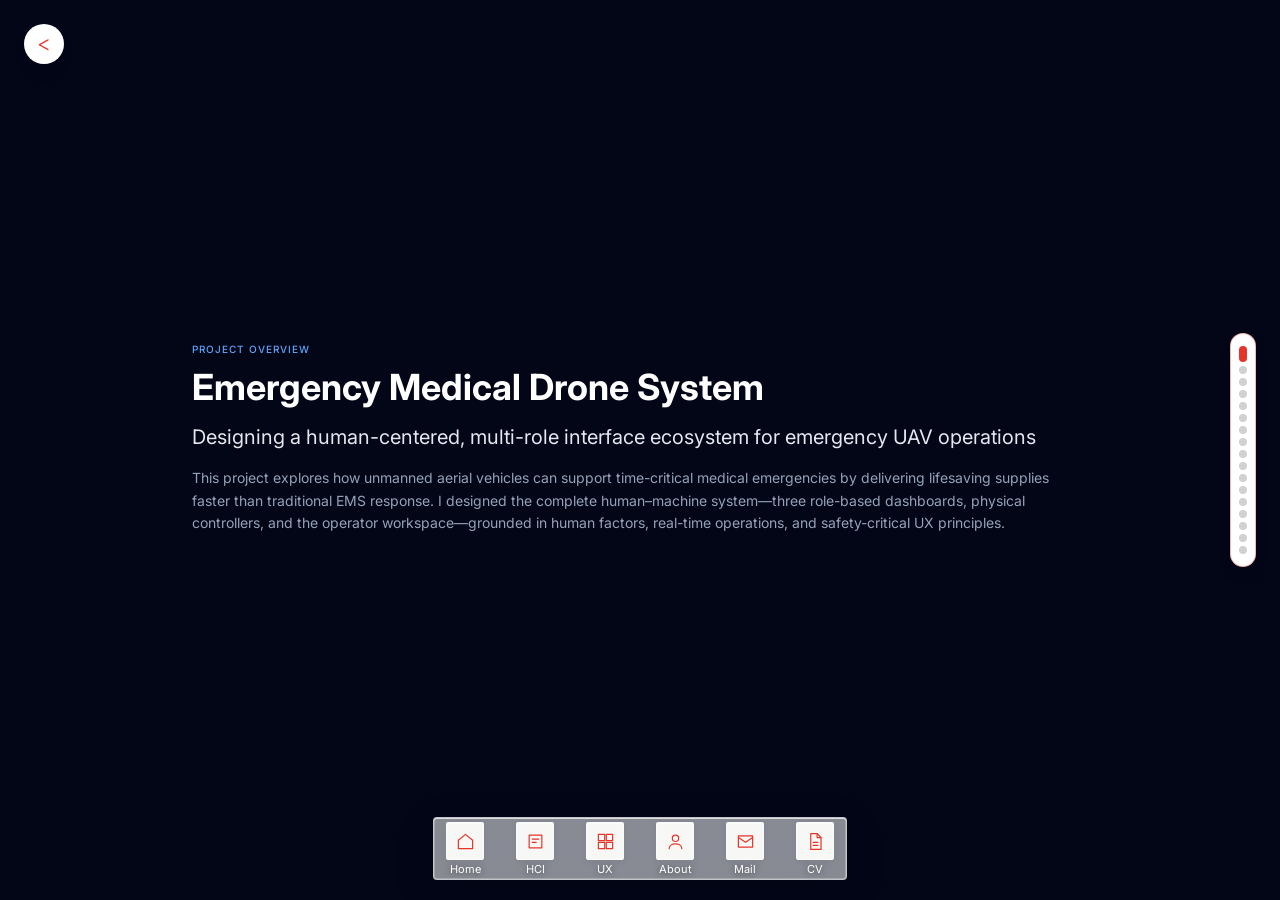
<file: LifeLine/index.html>
<!DOCTYPE html><html lang="en"><head><meta charSet="utf-8"/><meta name="viewport" content="width=device-width, initial-scale=1"/><link rel="icon" type="image/svg+xml" href="../favicon.svg"/><link rel="stylesheet" href="../_next/static/css/69a92781101c2cf7.css" data-precedence="next"/><link rel="stylesheet" href="../_next/static/css/feae7f798dc8d2db.css" data-precedence="next"/><link rel="stylesheet" href="../_next/static/css/d2fa84b85bf90130.css" data-precedence="next"/><link rel="stylesheet" href="../_next/static/css/477932e913dd07cb.css" data-precedence="next"/><link rel="preload" as="script" fetchPriority="low" href="../_next/static/chunks/webpack-5469366f252e6bef.js"/><script src="../_next/static/chunks/fd9d1056-6922f449a204c2cc.js" async=""></script><script src="../_next/static/chunks/117-e3feb2d81150d197.js" async=""></script><script src="../_next/static/chunks/main-app-dd5db8f5e4e3f073.js" async=""></script><script src="../_next/static/chunks/8e1d74a4-e8474cddc39f1df5.js" async=""></script><script src="../_next/static/chunks/145-ac7ff781a807e21f.js" async=""></script><script src="../_next/static/chunks/237-84557e2e43cfdf86.js" async=""></script><script src="../_next/static/chunks/609-f7034dfc1314cf0f.js" async=""></script><script src="../_next/static/chunks/490-b5edac9b04e2d148.js" async=""></script><script src="../_next/static/chunks/app/LifeLine/page-816b2861d594daa3.js" async=""></script><link rel="preconnect" href="https://fonts.googleapis.com"/><link rel="preconnect" href="https://fonts.gstatic.com" crossorigin="anonymous"/><title>LifeLine | Kaia Cha</title><meta name="description" content="Emergency medical drone system case study by Kaia Cha, focused on safety-critical UX, role-based dashboards, and human systems design."/><meta name="author" content="Mikyo Kaia Cha"/><meta name="keywords" content="UX designer,user experience design,portfolio,Mikyo Kaia Cha,human-centered design"/><meta name="creator" content="Mikyo Kaia Cha"/><meta name="robots" content="index, follow"/><meta name="googlebot" content="index, follow, max-video-preview:-1, max-image-preview:large, max-snippet:-1"/><meta property="og:title" content="LifeLine | Kaia Cha"/><meta property="og:description" content="Emergency medical drone system case study by Kaia Cha, focused on safety-critical UX, role-based dashboards, and human systems design."/><meta property="og:url" content="https://www.kaiacha.com/"/><meta property="og:site_name" content="Mikyo Kaia Cha Portfolio"/><meta property="og:locale" content="en_US"/><meta property="og:type" content="website"/><meta name="twitter:card" content="summary"/><meta name="twitter:title" content="LifeLine | Kaia Cha"/><meta name="twitter:description" content="Emergency medical drone system case study by Kaia Cha, focused on safety-critical UX, role-based dashboards, and human systems design."/><link href="https://fonts.googleapis.com/css2?family=Inter:wght@300;400;500;600;700;800&amp;display=swap" rel="stylesheet"/><script src="../_next/static/chunks/polyfills-42372ed130431b0a.js" noModule=""></script><script src="../analytics.js" defer=""></script></head><body><main class="h-screen w-full overflow-hidden bg-slate-950 pb-[3.0rem] md:pb-0"><div class="case-study-container relative w-full flex items-center justify-center h-screen"><div class="text-center"><div class="text-white text-lg font-medium mb-2">Loading</div><div class="w-8 h-8 border-2 border-blue-400 border-t-transparent rounded-full animate-spin mx-auto"></div></div></div></main><script src="../_next/static/chunks/webpack-5469366f252e6bef.js" async=""></script><script>(self.__next_f=self.__next_f||[]).push([0]);self.__next_f.push([2,null])</script><script>self.__next_f.push([1,"1:HL[\"../_next/static/css/69a92781101c2cf7.css\",\"style\"]\n2:HL[\"../_next/static/css/feae7f798dc8d2db.css\",\"style\"]\n3:HL[\"../_next/static/css/d2fa84b85bf90130.css\",\"style\"]\n4:HL[\"../_next/static/css/477932e913dd07cb.css\",\"style\"]\n"])</script><script>self.__next_f.push([1,"5:I[2846,[],\"\"]\n7:I[4761,[\"699\",\"static/chunks/8e1d74a4-e8474cddc39f1df5.js\",\"145\",\"static/chunks/145-ac7ff781a807e21f.js\",\"237\",\"static/chunks/237-84557e2e43cfdf86.js\",\"609\",\"static/chunks/609-f7034dfc1314cf0f.js\",\"490\",\"static/chunks/490-b5edac9b04e2d148.js\",\"935\",\"static/chunks/app/LifeLine/page-816b2861d594daa3.js\"],\"default\"]\n9:I[3719,[\"699\",\"static/chunks/8e1d74a4-e8474cddc39f1df5.js\",\"145\",\"static/chunks/145-ac7ff781a807e21f.js\",\"237\",\"static/chunks/237-84557e2e43cfdf86.js\",\"609\",\"static/chunks/609-f7034dfc1314cf0f.js\",\"490\",\"static/chunks/490-b5edac9b04e2d148.js\",\"935\",\"static/chunks/app/LifeLine/page-816b2861d594daa3.js\"],\"default\"]\ne:I[6888,[\"699\",\"static/chunks/8e1d74a4-e8474cddc39f1df5.js\",\"145\",\"static/chunks/145-ac7ff781a807e21f.js\",\"237\",\"static/chunks/237-84557e2e43cfdf86.js\",\"609\",\"static/chunks/609-f7034dfc1314cf0f.js\",\"490\",\"static/chunks/490-b5edac9b04e2d148.js\",\"935\",\"static/chunks/app/LifeLine/page-816b2861d594daa3.js\"],\"default\"]\n10:I[182,[\"699\",\"static/chunks/8e1d74a4-e8474cddc39f1df5.js\",\"145\",\"static/chunks/145-ac7ff781a807e21f.js\",\"237\",\"static/chunks/237-84557e2e43cfdf86.js\",\"609\",\"static/chunks/609-f7034dfc1314cf0f.js\",\"490\",\"static/chunks/490-b5edac9b04e2d148.js\",\"935\",\"static/chunks/app/LifeLine/page-816b2861d594daa3.js\"],\"default\"]\n14:I[4707,[],\"\"]\n15:I[6423,[],\"\"]\n17:I[1060,[],\"\"]\n8:T4eb,\n      \u003cdiv class=\"space-y-3\"\u003e\n        \u003cdiv\u003e\n          \u003cp class=\"text-slate-400 mb-1.5 text-sm\"\u003e\u003cstrong class=\"text-white\"\u003eRole:\u003c/strong\u003e Lead UX + Human Systems Designer (sole designer)\u003c/p\u003e\n          \u003cp class=\"text-slate-400 mb-1.5 text-sm\"\u003e\u003cstrong class=\"text-white\"\u003eTimeline:\u003c/strong\u003e Fall 2025, HSE 542 (Graduate)\u003c/p\u003e\n        \u003c/div\u003e\n        \u003cdiv\u003e\n          \u003cp class=\"text-white font-semibold mb-1.5 text-sm\"\u003eContributions:\u003c/p\u003e\n          \u003cul class=\"list-disc list-inside text-slate-400 space-y-0.5 ml-4 text-sm\"\u003e\n            \u003cli\u003eDesigned all digital dashboards (Navigator, Pilot, EMS)\u003c/li\u003e\n            \u003cli\u003eDesigned all physical controllers\u003c/li\u003e\n            \u003cli\u003eDesigned the operator workspace using anth"])</script><script>self.__next_f.push([1,"ropometric data\u003c/li\u003e\n            \u003cli\u003eWrote the system concept and interaction logic\u003c/li\u003e\n            \u003cli\u003eBuilt a real-time interactive React prototype for design validation\u003c/li\u003e\n          \u003c/ul\u003e\n        \u003c/div\u003e\n        \u003cdiv class=\"mt-4\"\u003e\n          \u003cp class=\"text-white font-semibold mb-1.5 text-sm\"\u003eGoal:\u003c/p\u003e\n          \u003cp class=\"text-slate-300 text-sm\"\u003e\n            Create a clear, reliable, and cognitively efficient interface ecosystem that supports \n            emergency medical UAV missions end-to-end.\n          \u003c/p\u003e\n        \u003c/div\u003e\n      \u003c/div\u003e\n    a:T524,\n      \u003cp class=\"text-sm text-slate-300 mb-4\"\u003e\n        Emergencies such as anaphylaxis, opioid overdoses, cardiac arrest, and severe asthma often \n        escalate within minutes—faster than ambulances can arrive. UAVs can bridge this gap by transporting \n        EpiPens, naloxone, inhalers, and first-aid supplies directly to the scene.\n      \u003c/p\u003e\n      \u003cp class=\"text-slate-400 mb-3 text-sm\"\u003eAccording to the project's white paper, the mission follows this sequence:\u003c/p\u003e\n      \u003cul class=\"list-disc list-inside text-slate-300 space-y-1 ml-4 text-sm\"\u003e\n        \u003cli\u003eAutomated launch and optimized routing\u003c/li\u003e\n        \u003cli\u003eOn-station verification using live video and audio\u003c/li\u003e\n        \u003cli\u003eTwo-person confirmation for payload release\u003c/li\u003e\n        \u003cli\u003eRemote medical guidance from EMS personnel\u003c/li\u003e\n        \u003cli\u003eAutonomous return-to-base for recharge and resupply\u003c/li\u003e\n      \u003c/ul\u003e\n      \u003cdiv class=\"mt-4 p-3 bg-slate-800 rounded-lg border-l-4 border-blue-500\"\u003e\n        \u003cp class=\"text-white font-semibold mb-1.5 text-sm\"\u003eDesign Insight:\u003c/p\u003e\n        \u003cp class=\"text-slate-300 text-sm\"\u003e\n          A high-stakes environment like this requires interfaces that minimize cognitive load, support \n          rapid decision-making, and maintain shared situational awareness across multiple roles.\n        \u003c/p\u003e\n      \u003c/div\u003e\n    b:T5b9,\n      \u003cp class=\"text-sm text-slate-300 mb-4\"\u003e\n        Although the UAV mission involves five operational roles, this system design focuses on the three \n        hum"])</script><script>self.__next_f.push([1,"an–computer interfaces:\n      \u003c/p\u003e\n      \u003cdiv class=\"space-y-3\"\u003e\n        \u003cdiv class=\"p-4 bg-slate-800 rounded-lg border border-slate-700\"\u003e\n          \u003ch3 class=\"text-base font-bold text-white mb-1.5\"\u003eNavigator (Mission Control)\u003c/h3\u003e\n          \u003cp class=\"text-slate-300 text-sm\"\u003e\n            Responsible for route selection, hazard awareness, and mission timeline.\n          \u003c/p\u003e\n        \u003c/div\u003e\n        \u003cdiv class=\"p-4 bg-slate-800 rounded-lg border border-slate-700\"\u003e\n          \u003ch3 class=\"text-base font-bold text-white mb-1.5\"\u003ePilot (Flight Control)\u003c/h3\u003e\n          \u003cp class=\"text-slate-300 text-sm\"\u003e\n            Oversees aircraft health, flight mode, and manual overrides.\n          \u003c/p\u003e\n        \u003c/div\u003e\n        \u003cdiv class=\"p-4 bg-slate-800 rounded-lg border border-slate-700\"\u003e\n          \u003ch3 class=\"text-base font-bold text-white mb-1.5\"\u003eEMS (Medical Support)\u003c/h3\u003e\n          \u003cp class=\"text-slate-300 text-sm\"\u003e\n            Reviews patient information, compares arrival times, and manages medical protocols.\n          \u003c/p\u003e\n        \u003c/div\u003e\n      \u003c/div\u003e\n      \u003cp class=\"text-slate-400 mt-4 text-sm\"\u003e\n        Each role requires different information structures, workflows, and mental models—making a unified \n        dashboard impractical. This led to a role-based interface architecture.\n      \u003c/p\u003e\n    c:T7b2,\n      \u003cp class=\"text-sm text-slate-300 mb-4\"\u003e\n        The design was grounded in human factors concepts from attention, perception, memory, and mental model principles.\n      \u003c/p\u003e\n      \u003cdiv class=\"space-y-3\"\u003e\n        \u003cp class=\"text-white font-semibold mb-3 text-sm\"\u003eKey principles applied across all UIs:\u003c/p\u003e\n        \u003cul class=\"space-y-2 text-slate-300 text-sm\"\u003e\n          \u003cli class=\"flex items-start\"\u003e\n            \u003cspan class=\"text-blue-400 mr-2\"\u003e•\u003c/span\u003e\n            \u003cspan\u003e\u003cstrong class=\"text-white\"\u003eSalience compatibility:\u003c/strong\u003e Risk, warnings, and critical system states use color and motion proportional to urgency.\u003c/span\u003e\n          \u003c/li\u003e\n          \u003cli class=\"flex items-start\"\u003e\n            \u003cspan class=\"text-blue-400 mr-2\"\u003e•\u003c/"])</script><script>self.__next_f.push([1,"span\u003e\n            \u003cspan\u003e\u003cstrong class=\"text-white\"\u003eProximity compatibility:\u003c/strong\u003e Frequently cross-referenced data (speed + altitude, patient info + allergies, etc.) is grouped for fast scanning.\u003c/span\u003e\n          \u003c/li\u003e\n          \u003cli class=\"flex items-start\"\u003e\n            \u003cspan class=\"text-blue-400 mr-2\"\u003e•\u003c/span\u003e\n            \u003cspan\u003e\u003cstrong class=\"text-white\"\u003eDiscriminability:\u003c/strong\u003e Map modes, route types, and patient categories are visually distinct.\u003c/span\u003e\n          \u003c/li\u003e\n          \u003cli class=\"flex items-start\"\u003e\n            \u003cspan class=\"text-blue-400 mr-2\"\u003e•\u003c/span\u003e\n            \u003cspan\u003e\u003cstrong class=\"text-white\"\u003eKnowledge in the world:\u003c/strong\u003e Real-time visuals externalize memory demands through live maps, cameras, and persistent indicators.\u003c/span\u003e\n          \u003c/li\u003e\n          \u003cli class=\"flex items-start\"\u003e\n            \u003cspan class=\"text-blue-400 mr-2\"\u003e•\u003c/span\u003e\n            \u003cspan\u003e\u003cstrong class=\"text-white\"\u003eMental model alignment:\u003c/strong\u003e Controls and displays follow established aviation and medical conventions.\u003c/span\u003e\n          \u003c/li\u003e\n        \u003c/ul\u003e\n      \u003c/div\u003e\n      \u003cp class=\"text-slate-400 mt-4 text-sm\"\u003e\n        These principles shaped every interface and physical controller design decision.\n      \u003c/p\u003e\n    d:T66f,\n      \u003cdiv class=\"space-y-3\"\u003e\n        \u003cdiv\u003e\n          \u003cp class=\"text-white font-semibold mb-1.5 text-sm\"\u003eDesign Challenge:\u003c/p\u003e\n          \u003cp class=\"text-slate-300 text-sm\"\u003e\n            Provide continuous spatial awareness and help operators choose between speed-optimized and hazard-avoiding routes.\n          \u003c/p\u003e\n        \u003c/div\u003e\n        \u003cdiv\u003e\n          \u003cp class=\"text-white font-semibold mb-1.5 text-sm\"\u003eDesign Intent:\u003c/p\u003e\n          \u003cul class=\"list-disc list-inside text-slate-300 space-y-0.5 ml-4 text-sm\"\u003e\n            \u003cli\u003ePlace the live navigation map at the center as the primary decision surface\u003c/li\u003e\n            \u003cli\u003eUse color-coded route overlays (blue/green)\u003c/li\u003e\n            \u003cli\u003eDisplay speed, altitude, GPS, and battery as a unified cluster\u003c/li\u003e\n            \u003cli\u003eProvide a clear six-stage mission timelin"])</script><script>self.__next_f.push([1,"e\u003c/li\u003e\n          \u003c/ul\u003e\n        \u003c/div\u003e\n        \u003cdiv\u003e\n          \u003cp class=\"text-white font-semibold mb-1.5 text-sm\"\u003eHuman Factors Applied:\u003c/p\u003e\n          \u003cul class=\"list-disc list-inside text-slate-300 space-y-0.5 ml-4 text-sm\"\u003e\n            \u003cli\u003eSalience compatibility for critical warnings\u003c/li\u003e\n            \u003cli\u003eProximity grouping of flight metrics\u003c/li\u003e\n            \u003cli\u003eKnowledge in the world through persistent route overlays\u003c/li\u003e\n          \u003c/ul\u003e\n        \u003c/div\u003e\n        \u003cdiv class=\"p-3 bg-slate-800 rounded-lg border-l-4 border-blue-500\"\u003e\n          \u003cp class=\"text-white font-semibold mb-1.5 text-sm\"\u003eOutcome:\u003c/p\u003e\n          \u003cp class=\"text-slate-300 text-sm\"\u003e\n            An interface that lets navigators understand the UAV's situation at a glance and adjust decisions without losing context.\n          \u003c/p\u003e\n        \u003c/div\u003e\n      \u003c/div\u003e\n    f:T605,\n      \u003cdiv class=\"space-y-3\"\u003e\n        \u003cdiv\u003e\n          \u003cp class=\"text-white font-semibold mb-1.5 text-sm\"\u003eDesign Challenge:\u003c/p\u003e\n          \u003cp class=\"text-slate-300 text-sm\"\u003e\n            Ensure pilots can instantly evaluate aircraft safety and intervene when needed.\n          \u003c/p\u003e\n        \u003c/div\u003e\n        \u003cdiv\u003e\n          \u003cp class=\"text-white font-semibold mb-1.5 text-sm\"\u003eDesign Intent:\u003c/p\u003e\n          \u003cul class=\"list-disc list-inside text-slate-300 space-y-0.5 ml-4 text-sm\"\u003e\n            \u003cli\u003eFull-width live camera feed at top for immediate visual context\u003c/li\u003e\n            \u003cli\u003eAutopilot, health indicators, and communication status fixed in predictable locations\u003c/li\u003e\n            \u003cli\u003eClear Auto/Manual toggle with redundant cues\u003c/li\u003e\n          \u003c/ul\u003e\n        \u003c/div\u003e\n        \u003cdiv\u003e\n          \u003cp class=\"text-white font-semibold mb-1.5 text-sm\"\u003eHuman Factors Applied:\u003c/p\u003e\n          \u003cul class=\"list-disc list-inside text-slate-300 space-y-0.5 ml-4 text-sm\"\u003e\n            \u003cli\u003eProximity compatibility for flight data and system health\u003c/li\u003e\n            \u003cli\u003eRedundancy gain (labels + icons)\u003c/li\u003e\n            \u003cli\u003eFamiliar cockpit-style arrangement to match pilot mental models\u003c/li\u003e\n          \u003c/ul\u003e\n        \u003c/div\u003e\n       "])</script><script>self.__next_f.push([1," \u003cdiv class=\"p-3 bg-slate-800 rounded-lg border-l-4 border-blue-500\"\u003e\n          \u003cp class=\"text-white font-semibold mb-1.5 text-sm\"\u003eOutcome:\u003c/p\u003e\n          \u003cp class=\"text-slate-300 text-sm\"\u003e\n            A layout that reinforces safe flight oversight and quick reaction under high workload.\n          \u003c/p\u003e\n        \u003c/div\u003e\n      \u003c/div\u003e\n    11:T5fc,\n      \u003cdiv class=\"space-y-3\"\u003e\n        \u003cdiv\u003e\n          \u003cp class=\"text-white font-semibold mb-1.5 text-sm\"\u003eDesign Challenge:\u003c/p\u003e\n          \u003cp class=\"text-slate-300 text-sm\"\u003e\n            Enable EMS personnel to rapidly assess patient risk and prepare appropriate interventions.\n          \u003c/p\u003e\n        \u003c/div\u003e\n        \u003cdiv\u003e\n          \u003cp class=\"text-white font-semibold mb-1.5 text-sm\"\u003eDesign Intent:\u003c/p\u003e\n          \u003cul class=\"list-disc list-inside text-slate-300 space-y-0.5 ml-4 text-sm\"\u003e\n            \u003cli\u003eOrganize patient demographics → allergies → symptoms → payload contents\u003c/li\u003e\n            \u003cli\u003eCompare UAV vs ambulance ETA side-by-side\u003c/li\u003e\n            \u003cli\u003eStandardize medical information structure to match real EMR patterns\u003c/li\u003e\n          \u003c/ul\u003e\n        \u003c/div\u003e\n        \u003cdiv\u003e\n          \u003cp class=\"text-white font-semibold mb-1.5 text-sm\"\u003eHuman Factors Applied:\u003c/p\u003e\n          \u003cul class=\"list-disc list-inside text-slate-300 space-y-0.5 ml-4 text-sm\"\u003e\n            \u003cli\u003eDiscriminability between patient data categories\u003c/li\u003e\n            \u003cli\u003eProximity grouping of clinically relevant information\u003c/li\u003e\n            \u003cli\u003eRedundant allergy cues (icons + color + labels)\u003c/li\u003e\n          \u003c/ul\u003e\n        \u003c/div\u003e\n        \u003cdiv class=\"p-3 bg-slate-800 rounded-lg border-l-4 border-blue-500\"\u003e\n          \u003cp class=\"text-white font-semibold mb-1.5 text-sm\"\u003eOutcome:\u003c/p\u003e\n          \u003cp class=\"text-slate-300 text-sm\"\u003e\n            A clinically intuitive interface that supports fast medical decision-making.\n          \u003c/p\u003e\n        \u003c/div\u003e\n      \u003c/div\u003e\n    12:T53a,\n      \u003cdiv class=\"space-y-3\"\u003e\n        \u003cp class=\"text-sm text-slate-300\"\u003e\n          I designed the operator workstation using anthropometric data from the U.S. adult"])</script><script>self.__next_f.push([1," population (5th–95th percentile).\n        \u003c/p\u003e\n        \u003cdiv\u003e\n          \u003cp class=\"text-white font-semibold mb-1.5 text-sm\"\u003eAnthropometric Basis\u003c/p\u003e\n          \u003cul class=\"list-disc list-inside text-slate-300 space-y-0.5 ml-4 text-sm\"\u003e\n            \u003cli\u003eSitting eye height: 27.5–33.8 in\u003c/li\u003e\n            \u003cli\u003eForward reach: \u0026lt; 24.4 in\u003c/li\u003e\n            \u003cli\u003eElbow height: 9–13 in\u003c/li\u003e\n          \u003c/ul\u003e\n          \u003cp class=\"text-slate-400 mt-1.5 text-sm\"\u003eThese values informed monitor height, console depth, and control placement.\u003c/p\u003e\n        \u003c/div\u003e\n        \u003cdiv\u003e\n          \u003cp class=\"text-white font-semibold mb-1.5 text-sm\"\u003eErgonomic Risk Reduction\u003c/p\u003e\n          \u003cp class=\"text-slate-300 mb-1.5 text-sm\"\u003eSpecific risks and mitigations included:\u003c/p\u003e\n          \u003cul class=\"list-disc list-inside text-slate-300 space-y-0.5 ml-4 text-sm\"\u003e\n            \u003cli\u003ePilot: Continuous joystick use → added forearm support and low-force activation\u003c/li\u003e\n            \u003cli\u003eNavigator: Slider placement reduced shoulder elevation risk\u003c/li\u003e\n            \u003cli\u003eEMS: Standard laptop posture risks → recommended separating display and input devices\u003c/li\u003e\n          \u003c/ul\u003e\n        \u003c/div\u003e\n      \u003c/div\u003e\n    13:T559,\n      \u003cdiv class=\"space-y-3\"\u003e\n        \u003cp class=\"text-sm text-slate-300\"\u003e\n          Through this project, I learned how to design for an entire human-machine system—extending far beyond screen layouts.\n        \u003c/p\u003e\n        \u003cdiv\u003e\n          \u003cp class=\"text-white font-semibold mb-1.5 text-sm\"\u003eThis project demonstrates:\u003c/p\u003e\n          \u003cul class=\"list-disc list-inside text-slate-300 space-y-0.5 ml-4 text-sm\"\u003e\n            \u003cli\u003eSystems-level UX thinking\u003c/li\u003e\n            \u003cli\u003eApplication of human factors to both digital and physical interfaces\u003c/li\u003e\n            \u003cli\u003eDesigning for time-critical, safety-sensitive environments\u003c/li\u003e\n            \u003cli\u003eCreating role-specific workflows that reduce cognitive load\u003c/li\u003e\n            \u003cli\u003eValidating interactions through functional prototypes\u003c/li\u003e\n          \u003c/ul\u003e\n        \u003c/div\u003e\n        \u003cdiv class=\"p-3 bg-slate-800 rounded-lg border-"])</script><script>self.__next_f.push([1,"l-4 border-blue-500\"\u003e\n          \u003cp class=\"text-white font-semibold mb-1.5 text-sm\"\u003eReflection:\u003c/p\u003e\n          \u003cp class=\"text-slate-300 text-sm\"\u003e\n            Designing every touchpoint—from controllers to dashboards to workspace—reinforced how human-centered \n            engineering principles must scale across the entire operational ecosystem. This experience shaped my \n            approach to building interfaces that work reliably under pressure.\n          \u003c/p\u003e\n        \u003c/div\u003e\n      \u003c/div\u003e\n    18:[]\n"])</script><script>self.__next_f.push([1,"0:[\"$\",\"$L5\",null,{\"buildId\":\"IU4N-mmQ_mWPL0eI1XFM4\",\"assetPrefix\":\"\",\"urlParts\":[\"\",\"LifeLine\",\"\"],\"initialTree\":[\"\",{\"children\":[\"LifeLine\",{\"children\":[\"__PAGE__\",{}]}]},\"$undefined\",\"$undefined\",true],\"initialSeedData\":[\"\",{\"children\":[\"LifeLine\",{\"children\":[\"__PAGE__\",{},[[\"$L6\",[\"$\",\"main\",null,{\"className\":\"h-screen w-full overflow-hidden bg-slate-950 pb-[3.0rem] md:pb-0\",\"children\":[\"$\",\"$L7\",null,{\"slides\":[{\"id\":\"overview\",\"tag\":\"Project Overview\",\"title\":\"Emergency Medical Drone System\",\"body\":\"\\n      \u003cp class=\\\"text-lg md:text-xl text-slate-200 mb-4\\\"\u003e\\n        Designing a human-centered, multi-role interface ecosystem for emergency UAV operations\\n      \u003c/p\u003e\\n      \u003cp class=\\\"text-sm text-slate-400 leading-relaxed\\\"\u003e\\n        This project explores how unmanned aerial vehicles can support time-critical medical emergencies \\n        by delivering lifesaving supplies faster than traditional EMS response. I designed the complete \\n        human–machine system—three role-based dashboards, physical controllers, and the operator workspace—grounded \\n        in human factors, real-time operations, and safety-critical UX principles.\\n      \u003c/p\u003e\\n    \"},{\"id\":\"overview-details\",\"tag\":\"01. Overview\",\"title\":\"Project Details\",\"body\":\"$8\"},{\"id\":\"dashboard-live\",\"layout\":\"dashboard-full\",\"component\":\"$9\",\"image\":\"../images/NavigatorDashboard.png\",\"imageAlt\":\"Navigator Dashboard - Mobile View\"},{\"id\":\"context\",\"tag\":\"02. Context \u0026 Mission Need\",\"title\":\"The Problem\",\"body\":\"$a\",\"layout\":\"split\",\"image\":\"../images/lifeline/emergency.png\",\"imageAlt\":\"Emergency medical responders providing aid\"},{\"id\":\"roles\",\"tag\":\"03. Role Analysis\",\"title\":\"Understanding Three Distinct Operators\",\"body\":\"$b\"},{\"id\":\"principles\",\"tag\":\"04. Human Systems Engineering Principles\",\"title\":\"Design Foundation\",\"body\":\"$c\",\"layout\":\"split\",\"images\":[\"../images/lifeline/(updated) Wireframe - Navigator.png\",\"../images/lifeline/(updated) Wireframe - pilot.png\",\"../images/lifeline/(updated) Wireframe - EMS.png\"],\"imageAlts\":[\"Navigator Dashboard Wireframe\",\"Pilot Dashboard Wireframe\",\"EMS Dashboard Wireframe\"]},{\"id\":\"dashboard-navigator\",\"tag\":\"05. Dashboard Design\",\"title\":\"Navigator Dashboard — Mission Control\",\"layout\":\"split\",\"component\":\"$9\",\"image\":\"../images/NavigatorDashboard.png\",\"imageAlt\":\"Navigator Dashboard\",\"body\":\"$d\"},{\"id\":\"dashboard-pilot\",\"tag\":\"05. Dashboard Design\",\"title\":\"Pilot Dashboard — Flight Control\",\"layout\":\"split\",\"component\":\"$e\",\"image\":\"../images/PilotDashboard.png\",\"imageAlt\":\"Pilot Dashboard\",\"body\":\"$f\"},{\"id\":\"dashboard-ems\",\"tag\":\"05. Dashboard Design\",\"title\":\"EMS Dashboard — Medical Support\",\"layout\":\"split\",\"component\":\"$10\",\"image\":\"../images/EMSDashboard.png\",\"imageAlt\":\"EMS Dashboard\",\"body\":\"$11\"},{\"id\":\"controllers-pilot\",\"tag\":\"06. Physical Controller Design\",\"title\":\"Pilot Controller\",\"layout\":\"split\",\"body\":\"\\n      \u003cdiv class=\\\"space-y-3\\\"\u003e\\n        \u003cdiv\u003e\\n          \u003cp class=\\\"text-white font-semibold mb-1.5 text-sm\\\"\u003eKey Elements:\u003c/p\u003e\\n          \u003cul class=\\\"list-disc list-inside text-slate-300 space-y-0.5 ml-4 text-sm\\\"\u003e\\n            \u003cli\u003eJoystick and throttle for continuous manual control\u003c/li\u003e\\n            \u003cli\u003eAuto/Manual toggle with tactile detents\u003c/li\u003e\\n            \u003cli\u003eLarge guarded emergency stop button\u003c/li\u003e\\n            \u003cli\u003eMap-integrated touch interface for waypoint adjustments\u003c/li\u003e\\n            \u003cli\u003ePush-to-talk voice command\u003c/li\u003e\\n          \u003c/ul\u003e\\n        \u003c/div\u003e\\n        \u003cdiv\u003e\\n          \u003cp class=\\\"text-white font-semibold mb-1.5 text-sm\\\"\u003eDesign Rationale:\u003c/p\u003e\\n          \u003cul class=\\\"list-disc list-inside text-slate-300 space-y-0.5 ml-4 text-sm\\\"\u003e\\n            \u003cli\u003eImportance + frequency determine placement\u003c/li\u003e\\n            \u003cli\u003eControls follow operational sequence\u003c/li\u003e\\n            \u003cli\u003eSpatial mapping aligns joystick motion with on-screen behavior\u003c/li\u003e\\n          \u003c/ul\u003e\\n        \u003c/div\u003e\\n      \u003c/div\u003e\\n    \",\"image\":\"../images/lifeline/Pilot Controller.png\",\"imageAlt\":\"Pilot Controller Design - Rugged drone controller with joysticks and display\",\"imageSize\":\"medium\"},{\"id\":\"controllers-navigator\",\"tag\":\"06. Physical Controller Design\",\"title\":\"Navigator Controller\",\"layout\":\"split\",\"body\":\"\\n      \u003cdiv class=\\\"space-y-3\\\"\u003e\\n        \u003cdiv\u003e\\n          \u003cp class=\\\"text-white font-semibold mb-1.5 text-sm\\\"\u003eKey Elements:\u003c/p\u003e\\n          \u003cul class=\\\"list-disc list-inside text-slate-300 space-y-0.5 ml-4 text-sm\\\"\u003e\\n            \u003cli\u003eTilt/zoom sliders positioned for low information access cost\u003c/li\u003e\\n            \u003cli\u003eDiscrete buttons for record and target lock\u003c/li\u003e\\n            \u003cli\u003eLED indicators for persistent system state feedback\u003c/li\u003e\\n          \u003c/ul\u003e\\n        \u003c/div\u003e\\n        \u003cdiv\u003e\\n          \u003cp class=\\\"text-white font-semibold mb-1.5 text-sm\\\"\u003eDesign Rationale:\u003c/p\u003e\\n          \u003cp class=\\\"text-slate-300 text-sm\\\"\u003e\\n            Camera operations require continuous feedback loops, making slider proximity to the video feed essential.\\n          \u003c/p\u003e\\n        \u003c/div\u003e\\n      \u003c/div\u003e\\n    \",\"image\":\"../images/lifeline/doublemonitor.png\",\"imageAlt\":\"Navigator Controller Design - Dual monitor workstation with dashboard interface\"},{\"id\":\"controllers-ems\",\"tag\":\"06. Physical Controller Design\",\"title\":\"EMS Controller\",\"layout\":\"split\",\"body\":\"\\n      \u003cdiv class=\\\"space-y-3\\\"\u003e\\n        \u003cdiv\u003e\\n          \u003cp class=\\\"text-white font-semibold mb-1.5 text-sm\\\"\u003eKey Elements:\u003c/p\u003e\\n          \u003cul class=\\\"list-disc list-inside text-slate-300 space-y-0.5 ml-4 text-sm\\\"\u003e\\n            \u003cli\u003eRugged laptop interface with integrated data display\u003c/li\u003e\\n            \u003cli\u003eProtocol activation button\u003c/li\u003e\\n            \u003cli\u003eVerbal confirmation workflow\u003c/li\u003e\\n          \u003c/ul\u003e\\n        \u003c/div\u003e\\n        \u003cdiv\u003e\\n          \u003cp class=\\\"text-white font-semibold mb-1.5 text-sm\\\"\u003eDesign Rationale:\u003c/p\u003e\\n          \u003cp class=\\\"text-slate-300 text-sm\\\"\u003e\\n            Combines discrete decision points with continuous navigation while ensuring high reliability in medical contexts.\\n          \u003c/p\u003e\\n        \u003c/div\u003e\\n      \u003c/div\u003e\\n    \",\"image\":\"../images/lifeline/controller.png\",\"imageAlt\":\"EMS Controller Design - Rugged laptop with dashboard interface\"},{\"id\":\"workspace-1\",\"tag\":\"07. Workspace \u0026 Operator Environment Design\",\"title\":\"Ergonomic Workspace Design\",\"layout\":\"centered\",\"body\":\"$12\"},{\"id\":\"workspace-2\",\"tag\":\"07. Workspace \u0026 Operator Environment Design\",\"title\":\"Workspace Rendering\",\"layout\":\"split\",\"body\":\"\\n      \u003cdiv class=\\\"space-y-3\\\"\u003e\\n        \u003cp class=\\\"text-slate-300 text-sm\\\"\u003e\\n          The final containerized workspace design supports neutral postures for 12-hour shifts, adjustable \\n          chairs and dual monitor arms, clear line-of-sight across operators, and equipment spacing for teamwork and safety.\\n        \u003c/p\u003e\\n      \u003c/div\u003e\\n    \",\"images\":[\"../images/lifeline/chair_annotation.png\",\"../images/lifeline/5.png\",\"../images/lifeline/2.png\",\"../images/lifeline/3.png\"],\"imageAlts\":[\"Containerized workspace design\",\"Ergonomic workstation with measurements\",\"Ergonomic chair with mannequin\",\"Wireframe ergonomic office chair\"]},{\"id\":\"validation-1\",\"tag\":\"08. Functional Design Validation\",\"title\":\"Improvement #1: Alert Banner \u0026 Header Stability\",\"layout\":\"split\",\"beforeAfterImages\":{\"before\":\"../images/lifeline/before-alart.png\",\"after\":\"../images/lifeline/after-alart.png\",\"beforeAlt\":\"Before: Alert banner pushing header downward\",\"afterAlt\":\"After: Alert banner in fixed position with improved layout\",\"beforeText\":\"\\n        \u003cul class=\\\"list-disc list-inside text-slate-300 space-y-1 ml-3\\\"\u003e\\n          \u003cli\u003eThe alert banner pushed the entire header downward\u003c/li\u003e\\n          \u003cli\u003eRole selection and status indicators shifted positions\u003c/li\u003e\\n          \u003cli\u003eThis caused visual instability during flight\u003c/li\u003e\\n          \u003cli\u003eHigh-risk alerts competed with navigation controls\u003c/li\u003e\\n        \u003c/ul\u003e\\n      \",\"afterText\":\"\\n        \u003cul class=\\\"list-disc list-inside text-slate-300 space-y-1 ml-3\\\"\u003e\\n          \u003cli\u003eAlert banner moved to a fixed position next to the role selector\u003c/li\u003e\\n          \u003cli\u003eNo more layout jumps\u003c/li\u003e\\n          \u003cli\u003eAdded risk-level salience (color, icon, emphasis)\u003c/li\u003e\\n          \u003cli\u003eMaintains visibility while reducing cognitive load\u003c/li\u003e\\n        \u003c/ul\u003e\\n      \"}},{\"id\":\"validation-2\",\"tag\":\"08. Functional Design Validation\",\"title\":\"Improvement #2: Map-Camera Layout Optimization\",\"layout\":\"split\",\"beforeAfterImages\":{\"before\":\"../images/lifeline/before-livecamera.png\",\"after\":\"../images/lifeline/after-livecamera.png\",\"beforeAlt\":\"Before: Camera feed below map as separate block\",\"afterAlt\":\"After: Camera feed as bottom-right overlay on map\",\"beforeText\":\"\\n        \u003cul class=\\\"list-disc list-inside text-slate-300 space-y-1 ml-3\\\"\u003e\\n          \u003cli\u003eThe camera feed sat below the map as a separate block\u003c/li\u003e\\n          \u003cli\u003eReduced the map's size even though it's the Navigator's primary task\u003c/li\u003e\\n          \u003cli\u003eRequired large vertical gaze shifts\u003c/li\u003e\\n          \u003cli\u003eBroke visual momentum while tracking the drone\u003c/li\u003e\\n        \u003c/ul\u003e\\n      \",\"afterText\":\"\\n        \u003cul class=\\\"list-disc list-inside text-slate-300 space-y-1 ml-3\\\"\u003e\\n          \u003cli\u003eCamera feed repositioned as a bottom-right overlay\u003c/li\u003e\\n          \u003cli\u003ePreserves the map as the dominant surface\u003c/li\u003e\\n          \u003cli\u003eOnly a small diagonal eye movement required\u003c/li\u003e\\n          \u003cli\u003eStrengthens situational awareness and task continuity\u003c/li\u003e\\n        \u003c/ul\u003e\\n      \"}},{\"id\":\"reflection\",\"tag\":\"09. Outcomes \u0026 Reflection\",\"title\":\"Learning \u0026 Impact\",\"body\":\"$13\"}]}]}],[[\"$\",\"link\",\"0\",{\"rel\":\"stylesheet\",\"href\":\"../_next/static/css/feae7f798dc8d2db.css\",\"precedence\":\"next\",\"crossOrigin\":\"$undefined\"}],[\"$\",\"link\",\"1\",{\"rel\":\"stylesheet\",\"href\":\"../_next/static/css/d2fa84b85bf90130.css\",\"precedence\":\"next\",\"crossOrigin\":\"$undefined\"}],[\"$\",\"link\",\"2\",{\"rel\":\"stylesheet\",\"href\":\"../_next/static/css/477932e913dd07cb.css\",\"precedence\":\"next\",\"crossOrigin\":\"$undefined\"}]]],null],null]},[null,[\"$\",\"$L14\",null,{\"parallelRouterKey\":\"children\",\"segmentPath\":[\"children\",\"LifeLine\",\"children\"],\"error\":\"$undefined\",\"errorStyles\":\"$undefined\",\"errorScripts\":\"$undefined\",\"template\":[\"$\",\"$L15\",null,{}],\"templateStyles\":\"$undefined\",\"templateScripts\":\"$undefined\",\"notFound\":\"$undefined\",\"notFoundStyles\":\"$undefined\"}]],null]},[[[[\"$\",\"link\",\"0\",{\"rel\":\"stylesheet\",\"href\":\"../_next/static/css/69a92781101c2cf7.css\",\"precedence\":\"next\",\"crossOrigin\":\"$undefined\"}]],[\"$\",\"html\",null,{\"lang\":\"en\",\"children\":[[\"$\",\"head\",null,{\"children\":[[\"$\",\"link\",null,{\"rel\":\"preconnect\",\"href\":\"https://fonts.googleapis.com\"}],[\"$\",\"link\",null,{\"rel\":\"preconnect\",\"href\":\"https://fonts.gstatic.com\",\"crossOrigin\":\"anonymous\"}],[\"$\",\"link\",null,{\"href\":\"https://fonts.googleapis.com/css2?family=Inter:wght@300;400;500;600;700;800\u0026display=swap\",\"rel\":\"stylesheet\"}]]}],[\"$\",\"body\",null,{\"children\":[\"$\",\"$L14\",null,{\"parallelRouterKey\":\"children\",\"segmentPath\":[\"children\"],\"error\":\"$undefined\",\"errorStyles\":\"$undefined\",\"errorScripts\":\"$undefined\",\"template\":[\"$\",\"$L15\",null,{}],\"templateStyles\":\"$undefined\",\"templateScripts\":\"$undefined\",\"notFound\":[[\"$\",\"title\",null,{\"children\":\"404: This page could not be found.\"}],[\"$\",\"div\",null,{\"style\":{\"fontFamily\":\"system-ui,\\\"Segoe UI\\\",Roboto,Helvetica,Arial,sans-serif,\\\"Apple Color Emoji\\\",\\\"Segoe UI Emoji\\\"\",\"height\":\"100vh\",\"textAlign\":\"center\",\"display\":\"flex\",\"flexDirection\":\"column\",\"alignItems\":\"center\",\"justifyContent\":\"center\"},\"children\":[\"$\",\"div\",null,{\"children\":[[\"$\",\"style\",null,{\"dangerouslySetInnerHTML\":{\"__html\":\"body{color:#000;background:#fff;margin:0}.next-error-h1{border-right:1px solid rgba(0,0,0,.3)}@media (prefers-color-scheme:dark){body{color:#fff;background:#000}.next-error-h1{border-right:1px solid rgba(255,255,255,.3)}}\"}}],[\"$\",\"h1\",null,{\"className\":\"next-error-h1\",\"style\":{\"display\":\"inline-block\",\"margin\":\"0 20px 0 0\",\"padding\":\"0 23px 0 0\",\"fontSize\":24,\"fontWeight\":500,\"verticalAlign\":\"top\",\"lineHeight\":\"49px\"},\"children\":\"404\"}],[\"$\",\"div\",null,{\"style\":{\"display\":\"inline-block\"},\"children\":[\"$\",\"h2\",null,{\"style\":{\"fontSize\":14,\"fontWeight\":400,\"lineHeight\":\"49px\",\"margin\":0},\"children\":\"This page could not be found.\"}]}]]}]}]],\"notFoundStyles\":[]}]}]]}]],null],null],\"couldBeIntercepted\":false,\"initialHead\":[null,\"$L16\"],\"globalErrorComponent\":\"$17\",\"missingSlots\":\"$W18\"}]\n"])</script><script>self.__next_f.push([1,"16:[[\"$\",\"meta\",\"0\",{\"name\":\"viewport\",\"content\":\"width=device-width, initial-scale=1\"}],[\"$\",\"meta\",\"1\",{\"charSet\":\"utf-8\"}],[\"$\",\"title\",\"2\",{\"children\":\"LifeLine | Kaia Cha\"}],[\"$\",\"meta\",\"3\",{\"name\":\"description\",\"content\":\"Emergency medical drone system case study by Kaia Cha, focused on safety-critical UX, role-based dashboards, and human systems design.\"}],[\"$\",\"meta\",\"4\",{\"name\":\"author\",\"content\":\"Mikyo Kaia Cha\"}],[\"$\",\"meta\",\"5\",{\"name\":\"keywords\",\"content\":\"UX designer,user experience design,portfolio,Mikyo Kaia Cha,human-centered design\"}],[\"$\",\"meta\",\"6\",{\"name\":\"creator\",\"content\":\"Mikyo Kaia Cha\"}],[\"$\",\"meta\",\"7\",{\"name\":\"robots\",\"content\":\"index, follow\"}],[\"$\",\"meta\",\"8\",{\"name\":\"googlebot\",\"content\":\"index, follow, max-video-preview:-1, max-image-preview:large, max-snippet:-1\"}],[\"$\",\"meta\",\"9\",{\"property\":\"og:title\",\"content\":\"LifeLine | Kaia Cha\"}],[\"$\",\"meta\",\"10\",{\"property\":\"og:description\",\"content\":\"Emergency medical drone system case study by Kaia Cha, focused on safety-critical UX, role-based dashboards, and human systems design.\"}],[\"$\",\"meta\",\"11\",{\"property\":\"og:url\",\"content\":\"https://www.kaiacha.com/\"}],[\"$\",\"meta\",\"12\",{\"property\":\"og:site_name\",\"content\":\"Mikyo Kaia Cha Portfolio\"}],[\"$\",\"meta\",\"13\",{\"property\":\"og:locale\",\"content\":\"en_US\"}],[\"$\",\"meta\",\"14\",{\"property\":\"og:type\",\"content\":\"website\"}],[\"$\",\"meta\",\"15\",{\"name\":\"twitter:card\",\"content\":\"summary\"}],[\"$\",\"meta\",\"16\",{\"name\":\"twitter:title\",\"content\":\"LifeLine | Kaia Cha\"}],[\"$\",\"meta\",\"17\",{\"name\":\"twitter:description\",\"content\":\"Emergency medical drone system case study by Kaia Cha, focused on safety-critical UX, role-based dashboards, and human systems design.\"}]]\n6:null\n"])</script></body></html>
</file>
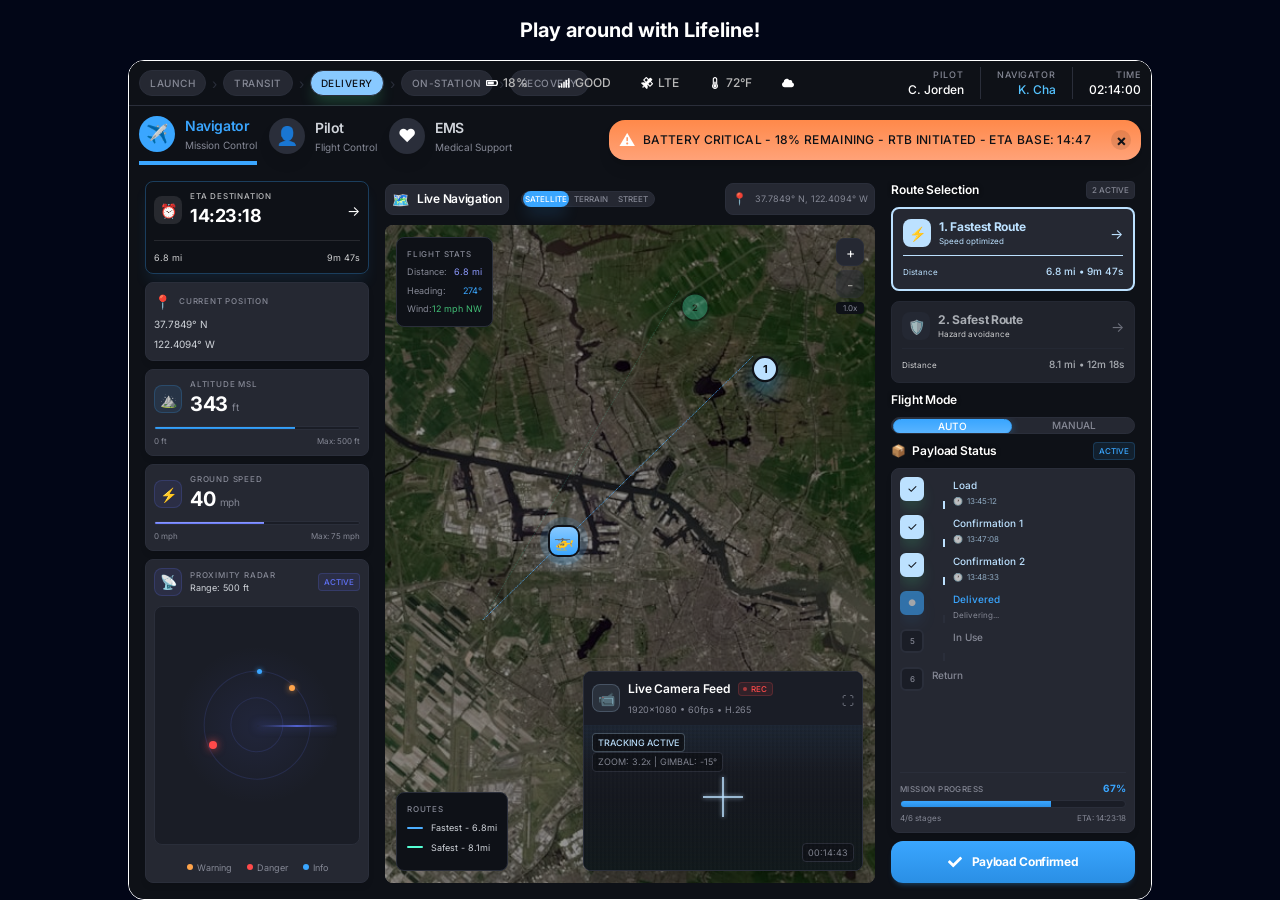
<file: LifeLine/LiveDemo/index.html>
<!DOCTYPE html><html lang="en"><head><meta charSet="utf-8"/><meta name="viewport" content="width=device-width, initial-scale=1"/><link rel="preload" as="image" href="/images/mapbg.jpg"/><link rel="stylesheet" href="/_next/static/css/69a92781101c2cf7.css" data-precedence="next"/><link rel="stylesheet" href="/_next/static/css/feae7f798dc8d2db.css" data-precedence="next"/><link rel="stylesheet" href="/_next/static/css/d2fa84b85bf90130.css" data-precedence="next"/><link rel="stylesheet" href="/_next/static/css/477932e913dd07cb.css" data-precedence="next"/><link rel="preload" as="script" fetchPriority="low" href="/_next/static/chunks/webpack-5469366f252e6bef.js"/><script src="/_next/static/chunks/fd9d1056-6922f449a204c2cc.js" async=""></script><script src="/_next/static/chunks/117-e3feb2d81150d197.js" async=""></script><script src="/_next/static/chunks/main-app-dd5db8f5e4e3f073.js" async=""></script><script src="/_next/static/chunks/8e1d74a4-e8474cddc39f1df5.js" async=""></script><script src="/_next/static/chunks/490-b5edac9b04e2d148.js" async=""></script><script src="/_next/static/chunks/app/LifeLine/LiveDemo/page-0a5f82ad36a8c5f7.js" async=""></script><link rel="preconnect" href="https://fonts.googleapis.com"/><link rel="preconnect" href="https://fonts.gstatic.com" crossorigin="anonymous"/><title>Mikyo Kaia Cha - UX Designer Portfolio</title><meta name="description" content="Portfolio of Mikyo Kaia Cha, a human-centered UX designer bridging research, design, and development."/><meta name="author" content="Mikyo Kaia Cha"/><meta name="keywords" content="UX designer,user experience design,portfolio,Mikyo Kaia Cha,human-centered design"/><meta name="creator" content="Mikyo Kaia Cha"/><meta name="robots" content="index, follow"/><meta name="googlebot" content="index, follow, max-video-preview:-1, max-image-preview:large, max-snippet:-1"/><meta property="og:title" content="Mikyo Kaia Cha - UX Designer Portfolio"/><meta property="og:description" content="Portfolio of Mikyo Kaia Cha, a human-centered UX designer bridging research, design, and development."/><meta property="og:url" content="https://www.kaiacha.com/"/><meta property="og:site_name" content="Mikyo Kaia Cha Portfolio"/><meta property="og:locale" content="en_US"/><meta property="og:type" content="website"/><meta name="twitter:card" content="summary"/><meta name="twitter:title" content="Mikyo Kaia Cha - UX Designer Portfolio"/><meta name="twitter:description" content="Portfolio of Mikyo Kaia Cha, a human-centered UX designer bridging research, design, and development."/><link href="https://fonts.googleapis.com/css2?family=Inter:wght@300;400;500;600;700;800&amp;display=swap" rel="stylesheet"/><script src="/_next/static/chunks/polyfills-42372ed130431b0a.js" noModule=""></script></head><body><div class="h-screen w-full bg-slate-950 flex flex-col overflow-hidden"><div class="w-full py-4 px-4 text-center flex-shrink-0"><h1 class="text-xl md:text-xl font-bold text-white">Play around with Lifeline!</h1></div><div class="flex-1 w-full overflow-hidden flex items-center justify-center min-h-0"><div class="w-[80%] h-full max-h-full rounded-2xl border border-white overflow-hidden"><div class="App_dashboard__csolg" style="height:100%;width:100%"><div class="TopBar_topBar__KlJu7"><div class="TopBar_navBar__UzYnD"><div class="TopBar_missionStages__kipfx"><button class="TopBar_stageButton__6sLJJ">Launch</button><span class="TopBar_stageSeparator__Tj4X4">›</span><button class="TopBar_stageButton__6sLJJ">Transit</button><span class="TopBar_stageSeparator__Tj4X4">›</span><button class="TopBar_stageButtonActive__4GZ3B">Delivery</button><span class="TopBar_stageSeparator__Tj4X4">›</span><button class="TopBar_stageButton__6sLJJ">On-Station</button><span class="TopBar_stageSeparator__Tj4X4">›</span><button class="TopBar_stageButton__6sLJJ">Recovery</button></div><div class="TopBar_statusIndicators__uFecp"><div class="TopBar_statusBadge__l8eb8"><svg stroke="currentColor" fill="currentColor" stroke-width="0" viewBox="0 0 640 512" class="TopBar_statusIcon__9KZTC" height="1em" width="1em" xmlns="http://www.w3.org/2000/svg"><path d="M544 160v64h32v64h-32v64H64V160h480m16-64H48c-26.51 0-48 21.49-48 48v224c0 26.51 21.49 48 48 48h512c26.51 0 48-21.49 48-48v-16h8c13.255 0 24-10.745 24-24V184c0-13.255-10.745-24-24-24h-8v-16c0-26.51-21.49-48-48-48zm-144 96H96v128h320V192z"></path></svg><span class="TopBar_statusText__8blP7">18%</span></div><div class="TopBar_statusBadge__l8eb8"><svg stroke="currentColor" fill="currentColor" stroke-width="0" viewBox="0 0 640 512" class="TopBar_statusIcon__9KZTC" height="1em" width="1em" xmlns="http://www.w3.org/2000/svg"><path d="M216 288h-48c-8.84 0-16 7.16-16 16v192c0 8.84 7.16 16 16 16h48c8.84 0 16-7.16 16-16V304c0-8.84-7.16-16-16-16zM88 384H40c-8.84 0-16 7.16-16 16v96c0 8.84 7.16 16 16 16h48c8.84 0 16-7.16 16-16v-96c0-8.84-7.16-16-16-16zm256-192h-48c-8.84 0-16 7.16-16 16v288c0 8.84 7.16 16 16 16h48c8.84 0 16-7.16 16-16V208c0-8.84-7.16-16-16-16zm128-96h-48c-8.84 0-16 7.16-16 16v384c0 8.84 7.16 16 16 16h48c8.84 0 16-7.16 16-16V112c0-8.84-7.16-16-16-16zM600 0h-48c-8.84 0-16 7.16-16 16v480c0 8.84 7.16 16 16 16h48c8.84 0 16-7.16 16-16V16c0-8.84-7.16-16-16-16z"></path></svg><span class="TopBar_statusText__8blP7">GOOD</span></div><div class="TopBar_statusBadge__l8eb8"><svg stroke="currentColor" fill="currentColor" stroke-width="0" viewBox="0 0 512 512" class="TopBar_statusIcon__9KZTC" height="1em" width="1em" xmlns="http://www.w3.org/2000/svg"><path d="M502.60969,310.04206l-96.70393,96.71625a31.88151,31.88151,0,0,1-45.00765,0L280.572,326.34115l-9.89231,9.90759a190.56343,190.56343,0,0,1-5.40716,168.52287c-4.50077,8.50115-16.39342,9.59505-23.20707,2.79725L134.54715,400.05428l-17.7999,17.79929c.70324,2.60972,1.60965,5.00067,1.60965,7.79793a32.00544,32.00544,0,1,1-32.00544-32.00434c2.79735,0,5.18838.90637,7.7982,1.60959l17.7999-17.79929L4.43129,269.94287c-6.798-6.81342-5.70409-18.6119,2.79735-23.20627a190.58161,190.58161,0,0,1,168.52864-5.407l9.79854-9.79821-80.31053-80.41716a32.002,32.002,0,0,1,0-45.09987L201.96474,9.29814A31.62639,31.62639,0,0,1,224.46868,0a31.99951,31.99951,0,0,1,22.59759,9.29814l80.32615,80.30777,47.805-47.89713a33.6075,33.6075,0,0,1,47.50808,0l47.50807,47.50645a33.63308,33.63308,0,0,1,0,47.50644l-47.805,47.89713L502.71908,265.036A31.78938,31.78938,0,0,1,502.60969,310.04206ZM219.56159,197.433l73.82505-73.82252-68.918-68.9-73.80942,73.80689Zm237.74352,90.106-68.90233-68.9156-73.825,73.82252,68.918,68.9Z"></path></svg><span class="TopBar_statusText__8blP7">LTE</span></div><div class="TopBar_statusBadge__l8eb8"><svg stroke="currentColor" fill="currentColor" stroke-width="0" viewBox="0 0 256 512" class="TopBar_statusIcon__9KZTC" height="1em" width="1em" xmlns="http://www.w3.org/2000/svg"><path d="M192 384c0 35.346-28.654 64-64 64s-64-28.654-64-64c0-23.685 12.876-44.349 32-55.417V224c0-17.673 14.327-32 32-32s32 14.327 32 32v104.583c19.124 11.068 32 31.732 32 55.417zm32-84.653c19.912 22.563 32 52.194 32 84.653 0 70.696-57.303 128-128 128-.299 0-.609-.001-.909-.003C56.789 511.509-.357 453.636.002 383.333.166 351.135 12.225 321.755 32 299.347V96c0-53.019 42.981-96 96-96s96 42.981 96 96v203.347zM208 384c0-34.339-19.37-52.19-32-66.502V96c0-26.467-21.533-48-48-48S80 69.533 80 96v221.498c-12.732 14.428-31.825 32.1-31.999 66.08-.224 43.876 35.563 80.116 79.423 80.42L128 464c44.112 0 80-35.888 80-80z"></path></svg><span class="TopBar_statusText__8blP7">72°F</span></div><div class="TopBar_statusBadge__l8eb8"><svg stroke="currentColor" fill="currentColor" stroke-width="0" viewBox="0 0 640 512" class="TopBar_statusIcon__9KZTC" height="1em" width="1em" xmlns="http://www.w3.org/2000/svg"><path d="M537.6 226.6c4.1-10.7 6.4-22.4 6.4-34.6 0-53-43-96-96-96-19.7 0-38.1 6-53.3 16.2C367 64.2 315.3 32 256 32c-88.4 0-160 71.6-160 160 0 2.7.1 5.4.2 8.1C40.2 219.8 0 273.2 0 336c0 79.5 64.5 144 144 144h368c70.7 0 128-57.3 128-128 0-61.9-44-113.6-102.4-125.4z"></path></svg></div></div><div class="TopBar_personnelInfo__yUiqU"><div class="TopBar_personnelItem__OP3n4"><div class="TopBar_personnelLabel__tIj_L">PILOT</div><div class="TopBar_personnelName__ZGZKN">C. Jorden</div></div><div class="TopBar_personnelDivider__v75iE"></div><div class="TopBar_personnelItem__OP3n4"><div class="TopBar_personnelLabel__tIj_L">NAVIGATOR</div><div class="TopBar_personnelNameActive__BDGm8">K. Cha</div></div><div class="TopBar_personnelDivider__v75iE"></div><div class="TopBar_personnelItem__OP3n4"><div class="TopBar_personnelLabel__tIj_L">TIME</div><div class="TopBar_personnelName__ZGZKN">02:14:00</div></div></div></div></div><div class="RoleSelector_roleSelector__yUors"><div class="RoleSelector_roleButtons__jE90w"><button class="RoleSelector_roleButtonActive__qucTa"><div class="RoleSelector_roleIconActive__1O1us">✈️</div><div class="RoleSelector_roleInfo__Tg1S9"><div class="RoleSelector_roleTitleActive__4JBrW">Navigator</div><div class="RoleSelector_roleSubtitle___rLV4">Mission Control</div></div></button><button class="RoleSelector_roleButton___CP_V"><div class="RoleSelector_roleIcon__QORfg">👤</div><div class="RoleSelector_roleInfo__Tg1S9"><div class="RoleSelector_roleTitle__VXvx0">Pilot</div><div class="RoleSelector_roleSubtitle___rLV4">Flight Control</div></div></button><button class="RoleSelector_roleButton___CP_V"><div class="RoleSelector_roleIcon__QORfg">❤️</div><div class="RoleSelector_roleInfo__Tg1S9"><div class="RoleSelector_roleTitle__VXvx0">EMS</div><div class="RoleSelector_roleSubtitle___rLV4">Medical Support</div></div></button></div><div class="TopBar_alertBanner__zpjrT "><div class="TopBar_alertContent__T_aO0"><span class="TopBar_alertIcon__MF0zj">⚠</span><span class="TopBar_alertText__oN1jL">BATTERY CRITICAL - 18% REMAINING - RTB INITIATED - ETA BASE: 14:47</span></div><button class="TopBar_closeButton__MCDYo" aria-label="Close alert"><span class="TopBar_closeIcon__cwYGf">×</span></button></div></div><div class="App_contentArea__TXXhR"><div class="LeftPanel_leftPanel__7ZrRI"><div class="LeftPanel_etaCard__Uc6X7"><div class="LeftPanel_etaHeader__mLgNb"><div class="LeftPanel_etaIcon__e7L9Q">⏰</div><div class="LeftPanel_etaInfo__i2OVG"><div class="LeftPanel_etaLabel__xm2Ul">ETA Destination</div><div class="LeftPanel_etaTime__eJIRw">14:23:18</div></div><div class="LeftPanel_etaArrow__kMKvy">→</div></div><div class="LeftPanel_etaDetails__xDgj3"><span>6.8<!-- --> mi</span><span>9<!-- -->m <!-- -->47<!-- -->s</span></div></div><div class="LeftPanel_infoCard__gM0tT"><div class="LeftPanel_cardHeader__UC1XE"><span class="LeftPanel_cardIcon__ae1i1">📍</span><span class="LeftPanel_cardLabel__hhEcw">Current Position</span></div><div class="LeftPanel_cardContent__ZALnV"><div>37.7849<!-- -->° N</div><div>122.4094<!-- -->° W</div></div></div><div class="LeftPanel_metricsContainer__zdQxN"><div class="LeftPanel_metricCard__9suCr"><div class="LeftPanel_metricHeader__v_U0E"><div class="LeftPanel_metricIconBlue__A375_">⛰️</div><div class="LeftPanel_metricInfo___bR2W"><div class="LeftPanel_metricLabel__b7dBa">Altitude MSL</div><div class="LeftPanel_metricValue__xvTQ1">343<!-- --> <span class="LeftPanel_metricUnit__gtBZj">ft</span></div></div></div><div class="LeftPanel_progressBar__QbsDY"><div class="LeftPanel_progressFillBlue__HgKHA" style="width:68.60000000000001%"></div></div><div class="LeftPanel_progressLabels__PYzkY"><span>0 ft</span><span>Max: 500 ft</span></div></div><div class="LeftPanel_metricCard__9suCr"><div class="LeftPanel_metricHeader__v_U0E"><div class="LeftPanel_metricIconPurple__q0y_r">⚡</div><div class="LeftPanel_metricInfo___bR2W"><div class="LeftPanel_metricLabel__b7dBa">Ground Speed</div><div class="LeftPanel_metricValue__xvTQ1">40<!-- --> <span class="LeftPanel_metricUnit__gtBZj">mph</span></div></div></div><div class="LeftPanel_progressBar__QbsDY"><div class="LeftPanel_progressFillPurple__HymqI" style="width:53.333333333333336%"></div></div><div class="LeftPanel_progressLabels__PYzkY"><span>0 mph</span><span>Max: 75 mph</span></div></div></div><div class="LeftPanel_radarCard__IhJfC"><div class="LeftPanel_radarHeader__a_sGD"><div class="LeftPanel_radarHeaderLeft__v0Q36"><div class="LeftPanel_metricIconPurple__q0y_r">📡</div><div class="LeftPanel_radarInfo__FTfXu"><div class="LeftPanel_metricLabel__b7dBa">Proximity Radar</div><div class="LeftPanel_radarRange__9xVkh">Range: 500 ft</div></div></div><div class="LeftPanel_activeBadge__sXl_J">ACTIVE</div></div><div class="LeftPanel_radarDisplay__LFQuU"><div class="LeftPanel_radarCircle__u_MaL"><div class="LeftPanel_radarRing1__hbzeg"></div><div class="LeftPanel_radarRing2__lFJwF"></div><div class="LeftPanel_radarSweep__Go_Ew"></div><div class="LeftPanel_radarCenter__f59rQ"><div class="LeftPanel_radarCenterPulse__hsQ0a"></div></div><div class="LeftPanel_radarDotWarning___FivG" style="top:25%;left:70%"></div><div class="LeftPanel_radarDotDanger__zNah0" style="top:60%;left:20%"></div><div class="LeftPanel_radarDotInfo__D2SXk" style="top:15%;left:50%"></div></div></div><div class="LeftPanel_radarLegend__peBIS"><div class="LeftPanel_legendItem__hb0F5"><div class="LeftPanel_legendDotWarning__Act1B"></div><span>Warning</span></div><div class="LeftPanel_legendItem__hb0F5"><div class="LeftPanel_legendDotDanger__QgND1"></div><span>Danger</span></div><div class="LeftPanel_legendItem__hb0F5"><div class="LeftPanel_legendDotInfo__5i_Im"></div><span>Info</span></div></div></div></div><div class="CameraFeed_cameraFeedContainer__DX6Ii"><div class="CameraFeed_cameraHeader__vfBmY"><div class="CameraFeed_cameraHeaderLeft__LhUn0"><div class="CameraFeed_cameraIcon__2j9ad">📹</div><div class="CameraFeed_cameraInfo__qMzag"><div class="CameraFeed_cameraTitleRow__1J8up"><span class="CameraFeed_cameraTitle__W_BkC">Live Camera Feed</span><div class="CameraFeed_recordingBadge__4_M98"><div class="CameraFeed_recordingDot__L3ixF"></div><span>REC</span></div></div><div class="CameraFeed_cameraSpecs__bZ0H3">1920x1080 • 60fps • H.265</div></div></div><button class="CameraFeed_fullscreenButton__wMsMI">⛶</button></div><div class="CameraFeed_cameraFeed__DZfDA"><div class="CameraFeed_cameraImage__3GdLs"><video src="/images/LiveCameraFeed.mp4" class="CameraFeed_cameraImageBg__JrKJM" autoPlay="" loop="" muted="" playsInline=""></video><div class="CameraFeed_cameraOverlay__0LGfZ"></div><div class="CameraFeed_scanLines__bzgIh"></div><div class="CameraFeed_staticNoise__X979u"></div><div class="CameraFeed_crosshair__I1zGU"><div class="CameraFeed_crosshairHorizontal__sZO03"></div><div class="CameraFeed_crosshairVertical__vfzaZ"></div></div></div><div class="CameraFeed_cameraControls__4EpUI"><div class="CameraFeed_trackingBadge__mJEX_">TRACKING ACTIVE</div><div class="CameraFeed_cameraInfoBadge__bQaLO">ZOOM: 3.2x | GIMBAL: -15°</div><div class="CameraFeed_cameraTime__a475O">00:14:43</div></div></div></div><div class="MainPanel_mainPanel__U1YCI"><div class="MainPanel_navigationSection__1PWFc"><div class="MainPanel_navigationHeader__35J_8"><div class="MainPanel_navigationControls__gX646"><div class="MainPanel_liveNavBadge__ZxKw4"><span class="MainPanel_liveNavIcon__PN_Gl">🗺️</span><span class="MainPanel_liveNavText__fUYfx">Live Navigation</span></div><div class="MainPanel_mapTypeSelector__pN_GK"><button class="MainPanel_mapTypeActive__NILzt">SATELLITE</button><button class="MainPanel_mapType___Q5L3">TERRAIN</button><button class="MainPanel_mapType___Q5L3">STREET</button></div></div><div class="MainPanel_coordinatesBadge__FgML6"><span class="MainPanel_coordinatesIcon__uZ7i5">📍</span><span class="MainPanel_coordinatesText__Da0_A">37.7849° N, 122.4094° W</span></div></div><div class="MainPanel_mapContainer__1Irz0"><div class="MainPanel_mapImage__jzeeV" style="transform:scale(1);transform-origin:center center"><img src="/images/mapbg.jpg" alt="Map background - SATELLITE" class="MainPanel_mapImageBg__QhCiM" style="filter:none"/><div class="MainPanel_mapOverlay__3B6Cv"></div></div><div class="MainPanel_mapElements__BAafE"><svg class="MainPanel_routeLines__6i_k_" viewBox="0 0 100 100" preserveAspectRatio="none"><line x1="20" y1="60" x2="75" y2="20" class="MainPanel_routeLineFastest__kJqY8 MainPanel_routeLineActive__hQ1Jr" stroke="#4caeff" stroke-width="1" stroke-dasharray="1,1" vector-effect="non-scaling-stroke"></line><line x1="20" y1="60" x2="60" y2="10" class="MainPanel_routeLineSafest__TyWAQ " stroke="#55ffd4" stroke-width="0.5" stroke-dasharray="1,1" vector-effect="non-scaling-stroke"></line></svg><div class="MainPanel_droneMarker__pdNka" style="left:36.5%;top:48%"><div class="MainPanel_droneIcon__CCO2b">🚁</div><div class="MainPanel_dronePulse__cK5Oo"></div></div><div class="MainPanel_routeMarker1__y2KKm MainPanel_routeMarkerActive__lwEkM">1</div><div class="MainPanel_routeMarker2__TE_Z7 MainPanel_routeMarkerInactive__fly0p">2</div><div class="MainPanel_flightStatsOverlay__5FkWt"><div class="MainPanel_flightStatsLabel__1dS8D">Flight Stats</div><div class="MainPanel_flightStatsItem__Jn3oT"><span>Distance:</span><span class="MainPanel_flightStatsValue__ixfjV">6.8 mi</span></div><div class="MainPanel_flightStatsItem__Jn3oT"><span>Heading:</span><span class="MainPanel_flightStatsValueBlue__QqIKn">274°</span></div><div class="MainPanel_flightStatsItem__Jn3oT"><span>Wind:</span><span class="MainPanel_flightStatsValueGreen__xlV89">12 mph NW</span></div></div><div class="MainPanel_routesLegend__N2lkN"><div class="MainPanel_routesLabel__hg4Yg">Routes</div><div class="MainPanel_routeItem__ReesA"><div class="MainPanel_routeLineBlue__0bcRH"></div><span>Fastest - 6.8mi</span></div><div class="MainPanel_routeItem__ReesA"><div class="MainPanel_routeLineGreen__ZzcOU"></div><span>Safest - 8.1mi</span></div></div><div class="MainPanel_zoomControls__AYL7t"><button class="MainPanel_zoomButton__fYcFj" type="button">+</button><button class="MainPanel_zoomButton__fYcFj" disabled="" type="button">-</button><div class="MainPanel_zoomLevel__GROKG">1.0<!-- -->x</div></div><div class="MainPanel_cameraOverlayContainer__Nf7a9"><div class="MainPanel_cameraHeader__JMQ0z"><div class="MainPanel_cameraHeaderLeft__j3vz3"><div class="MainPanel_cameraIcon__RtDmO">📹</div><div class="MainPanel_cameraInfo__kT42f"><div class="MainPanel_cameraTitleRow__z0H1E"><span class="MainPanel_cameraTitle__Mi7B1">Live Camera Feed</span><div class="MainPanel_recordingBadge__ZpdLE"><div class="MainPanel_recordingDot__cZWXQ"></div><span>REC</span></div></div><div class="MainPanel_cameraSpecs___tote">1920x1080 • 60fps • H.265</div></div></div><button class="MainPanel_fullscreenButton__9xyTW">⛶</button></div><div class="MainPanel_cameraFeed__oFb8m"><div class="MainPanel_cameraImage__awpwT"><video src="/images/LiveCameraFeed.mp4" class="MainPanel_cameraImageBg__D3f6e" autoPlay="" loop="" muted="" playsInline=""></video><div class="MainPanel_cameraOverlay__AZ_2A"></div><div class="MainPanel_scanLines__W8SlD"></div><div class="MainPanel_staticNoise__LYeMQ"></div><div class="MainPanel_crosshair__Yu1FL"><div class="MainPanel_crosshairHorizontal__du2w5"></div><div class="MainPanel_crosshairVertical__SoOww"></div></div></div><div class="MainPanel_cameraControls__RxEOz"><div class="MainPanel_trackingBadge__tX1cl">TRACKING ACTIVE</div><div class="MainPanel_cameraInfoBadge__uyHsA">ZOOM: 3.2x | GIMBAL: -15°</div><div class="MainPanel_cameraTime__kI_KZ">00:14:43</div></div></div></div></div></div></div></div><div class="RightPanel_rightPanel__jXKoF"><div class="RightPanel_routeSelection__dXw4X"><div class="RightPanel_sectionHeader__1GJ3X"><h3 class="RightPanel_sectionTitle__bD8i9">Route Selection</h3><div class="RightPanel_activeBadge__E_mHa">2 ACTIVE</div></div><div class="RightPanel_routesList__1S8MZ"><div class="RightPanel_routeCardActive__cPtr2" style="cursor:pointer"><div class="RightPanel_routeCardHeader__awDgx"><div class="RightPanel_routeCardLeft__tqDFD"><div class="RightPanel_routeIconActive__k4vbB">⚡</div><div class="RightPanel_routeInfo__JcgS2"><div class="RightPanel_routeNumber__8vS6a">1. Fastest Route</div><div class="RightPanel_routeDescription__XsWP2">Speed optimized</div></div></div><div class="RightPanel_routeArrow__Kf2tm">→</div></div><div class="RightPanel_routeCardDivider__giNMG"></div><div class="RightPanel_routeCardDetails__1ECQe"><span>Distance</span><span class="RightPanel_routeCardValue__jAPrm">6.8 mi • 9m 47s</span></div></div><div class="RightPanel_routeCard__B5ZtM" style="cursor:pointer"><div class="RightPanel_routeCardHeader__awDgx"><div class="RightPanel_routeCardLeft__tqDFD"><div class="RightPanel_routeIcon__FMiuU">🛡️</div><div class="RightPanel_routeInfo__JcgS2"><div class="RightPanel_routeNumberInactive__zrJQJ">2. Safest Route</div><div class="RightPanel_routeDescriptionInactive__yH2LO">Hazard avoidance</div></div></div><div class="RightPanel_routeArrowInactive__RfBQ_">→</div></div><div class="RightPanel_routeCardDividerInactive__gFKDB"></div><div class="RightPanel_routeCardDetailsInactive__Cpa_3"><span>Distance</span><span class="RightPanel_routeCardValueInactive__TO1dc">8.1 mi • 12m 18s</span></div></div></div></div><div class="RightPanel_flightMode__s8dIa"><h3 class="RightPanel_sectionTitle__bD8i9">Flight Mode</h3><div class="RightPanel_modeToggle__pqQCW"><button class="RightPanel_modeButton__pDCKX">AUTO</button><button class="RightPanel_modeButton__pDCKX">MANUAL</button><div class="RightPanel_modeButtonActive__loNsA" style="left:1px">AUTO</div></div></div><div class="RightPanel_payloadStatus__M1GFq"><div class="RightPanel_sectionHeader__1GJ3X"><div class="RightPanel_sectionTitleRow__RgXQj"><span class="RightPanel_payloadIcon__F7vGF">📦</span><h3 class="RightPanel_sectionTitle__bD8i9">Payload Status</h3></div><div class="RightPanel_activeBadgeBlue__UJJwG">ACTIVE</div></div><div class="RightPanel_payloadCard__5onsn"><div class="RightPanel_payloadTimeline__6_gFu"><div class="RightPanel_timelineItem__qa3es"><div class="RightPanel_timelineIconActive__idcr3">✓</div><div class="RightPanel_timelineLineActive__igb6w"></div><div class="RightPanel_timelineContent__OSI5a"><div class="RightPanel_timelineTitleActive__cfnMT">Load</div><div class="RightPanel_timelineTime__75EIm">13:45:12</div></div></div><div class="RightPanel_timelineItem__qa3es"><div class="RightPanel_timelineIconActive__idcr3">✓</div><div class="RightPanel_timelineLineActive__igb6w"></div><div class="RightPanel_timelineContent__OSI5a"><div class="RightPanel_timelineTitleActive__cfnMT">Confirmation 1</div><div class="RightPanel_timelineTime__75EIm">13:47:08</div></div></div><div class="RightPanel_timelineItem__qa3es"><div class="RightPanel_timelineIconActive__idcr3">✓</div><div class="RightPanel_timelineLineActive__igb6w"></div><div class="RightPanel_timelineContent__OSI5a"><div class="RightPanel_timelineTitleActive__cfnMT">Confirmation 2</div><div class="RightPanel_timelineTime__75EIm">13:48:33</div></div></div><div class="RightPanel_timelineItem__qa3es"><div class="RightPanel_timelineIconCurrent__dB3HK">●</div><div class="RightPanel_timelineLineInactive__JH0qd"></div><div class="RightPanel_timelineContent__OSI5a"><div class="RightPanel_timelineTitleCurrent__pJc2u">Delivered</div><div class="RightPanel_timelineTimeInactive__PMlFk">Delivering...</div></div></div><div class="RightPanel_timelineItem__qa3es"><div class="RightPanel_timelineIconInactive__15VQM">5</div><div class="RightPanel_timelineLineInactive__JH0qd"></div><div class="RightPanel_timelineContent__OSI5a"><div class="RightPanel_timelineTitleInactive__YsO5f">In Use</div></div></div><div class="RightPanel_timelineItem__qa3es"><div class="RightPanel_timelineIconInactive__15VQM">6</div><div class="RightPanel_timelineContent__OSI5a"><div class="RightPanel_timelineTitleInactive__YsO5f">Return</div></div></div></div><div class="RightPanel_missionProgress__2ZsMk"><div class="RightPanel_progressHeader__kZOqW"><span class="RightPanel_progressLabel__yN_rU">Mission Progress</span><span class="RightPanel_progressPercentage__ARpmv">67<!-- -->%</span></div><div class="RightPanel_progressBarContainer__kJeST"><div class="RightPanel_progressBarFill__5IoVB" style="width:67%"></div></div><div class="RightPanel_progressFooter__aiJMU"><span>4<!-- -->/6 stages</span><span>ETA: 14:23:18</span></div></div></div><button class="RightPanel_confirmButton__AfmF0"><svg stroke="currentColor" fill="currentColor" stroke-width="0" viewBox="0 0 512 512" class="RightPanel_confirmIcon__jFCDs" height="1em" width="1em" xmlns="http://www.w3.org/2000/svg"><path d="M173.898 439.404l-166.4-166.4c-9.997-9.997-9.997-26.206 0-36.204l36.203-36.204c9.997-9.998 26.207-9.998 36.204 0L192 312.69 432.095 72.596c9.997-9.997 26.207-9.997 36.204 0l36.203 36.204c9.997 9.997 9.997 26.206 0 36.204l-294.4 294.401c-9.998 9.997-26.207 9.997-36.204-.001z"></path></svg><span>Payload Confirmed</span></button></div></div></div></div></div></div></div><script src="/_next/static/chunks/webpack-5469366f252e6bef.js" async=""></script><script>(self.__next_f=self.__next_f||[]).push([0]);self.__next_f.push([2,null])</script><script>self.__next_f.push([1,"1:HL[\"/_next/static/css/69a92781101c2cf7.css\",\"style\"]\n2:HL[\"/_next/static/css/feae7f798dc8d2db.css\",\"style\"]\n3:HL[\"/_next/static/css/d2fa84b85bf90130.css\",\"style\"]\n4:HL[\"/_next/static/css/477932e913dd07cb.css\",\"style\"]\n"])</script><script>self.__next_f.push([1,"5:I[2846,[],\"\"]\n7:I[9107,[],\"ClientPageRoot\"]\n8:I[8773,[\"699\",\"static/chunks/8e1d74a4-e8474cddc39f1df5.js\",\"490\",\"static/chunks/490-b5edac9b04e2d148.js\",\"365\",\"static/chunks/app/LifeLine/LiveDemo/page-0a5f82ad36a8c5f7.js\"],\"default\",1]\n9:I[4707,[],\"\"]\na:I[6423,[],\"\"]\nc:I[1060,[],\"\"]\nd:[]\n"])</script><script>self.__next_f.push([1,"0:[\"$\",\"$L5\",null,{\"buildId\":\"IU4N-mmQ_mWPL0eI1XFM4\",\"assetPrefix\":\"\",\"urlParts\":[\"\",\"LifeLine\",\"LiveDemo\",\"\"],\"initialTree\":[\"\",{\"children\":[\"LifeLine\",{\"children\":[\"LiveDemo\",{\"children\":[\"__PAGE__\",{}]}]}]},\"$undefined\",\"$undefined\",true],\"initialSeedData\":[\"\",{\"children\":[\"LifeLine\",{\"children\":[\"LiveDemo\",{\"children\":[\"__PAGE__\",{},[[\"$L6\",[\"$\",\"$L7\",null,{\"props\":{\"params\":{},\"searchParams\":{}},\"Component\":\"$8\"}],[[\"$\",\"link\",\"0\",{\"rel\":\"stylesheet\",\"href\":\"/_next/static/css/feae7f798dc8d2db.css\",\"precedence\":\"next\",\"crossOrigin\":\"$undefined\"}],[\"$\",\"link\",\"1\",{\"rel\":\"stylesheet\",\"href\":\"/_next/static/css/d2fa84b85bf90130.css\",\"precedence\":\"next\",\"crossOrigin\":\"$undefined\"}],[\"$\",\"link\",\"2\",{\"rel\":\"stylesheet\",\"href\":\"/_next/static/css/477932e913dd07cb.css\",\"precedence\":\"next\",\"crossOrigin\":\"$undefined\"}]]],null],null]},[null,[\"$\",\"$L9\",null,{\"parallelRouterKey\":\"children\",\"segmentPath\":[\"children\",\"LifeLine\",\"children\",\"LiveDemo\",\"children\"],\"error\":\"$undefined\",\"errorStyles\":\"$undefined\",\"errorScripts\":\"$undefined\",\"template\":[\"$\",\"$La\",null,{}],\"templateStyles\":\"$undefined\",\"templateScripts\":\"$undefined\",\"notFound\":\"$undefined\",\"notFoundStyles\":\"$undefined\"}]],null]},[null,[\"$\",\"$L9\",null,{\"parallelRouterKey\":\"children\",\"segmentPath\":[\"children\",\"LifeLine\",\"children\"],\"error\":\"$undefined\",\"errorStyles\":\"$undefined\",\"errorScripts\":\"$undefined\",\"template\":[\"$\",\"$La\",null,{}],\"templateStyles\":\"$undefined\",\"templateScripts\":\"$undefined\",\"notFound\":\"$undefined\",\"notFoundStyles\":\"$undefined\"}]],null]},[[[[\"$\",\"link\",\"0\",{\"rel\":\"stylesheet\",\"href\":\"/_next/static/css/69a92781101c2cf7.css\",\"precedence\":\"next\",\"crossOrigin\":\"$undefined\"}]],[\"$\",\"html\",null,{\"lang\":\"en\",\"children\":[[\"$\",\"head\",null,{\"children\":[[\"$\",\"link\",null,{\"rel\":\"preconnect\",\"href\":\"https://fonts.googleapis.com\"}],[\"$\",\"link\",null,{\"rel\":\"preconnect\",\"href\":\"https://fonts.gstatic.com\",\"crossOrigin\":\"anonymous\"}],[\"$\",\"link\",null,{\"href\":\"https://fonts.googleapis.com/css2?family=Inter:wght@300;400;500;600;700;800\u0026display=swap\",\"rel\":\"stylesheet\"}]]}],[\"$\",\"body\",null,{\"children\":[\"$\",\"$L9\",null,{\"parallelRouterKey\":\"children\",\"segmentPath\":[\"children\"],\"error\":\"$undefined\",\"errorStyles\":\"$undefined\",\"errorScripts\":\"$undefined\",\"template\":[\"$\",\"$La\",null,{}],\"templateStyles\":\"$undefined\",\"templateScripts\":\"$undefined\",\"notFound\":[[\"$\",\"title\",null,{\"children\":\"404: This page could not be found.\"}],[\"$\",\"div\",null,{\"style\":{\"fontFamily\":\"system-ui,\\\"Segoe UI\\\",Roboto,Helvetica,Arial,sans-serif,\\\"Apple Color Emoji\\\",\\\"Segoe UI Emoji\\\"\",\"height\":\"100vh\",\"textAlign\":\"center\",\"display\":\"flex\",\"flexDirection\":\"column\",\"alignItems\":\"center\",\"justifyContent\":\"center\"},\"children\":[\"$\",\"div\",null,{\"children\":[[\"$\",\"style\",null,{\"dangerouslySetInnerHTML\":{\"__html\":\"body{color:#000;background:#fff;margin:0}.next-error-h1{border-right:1px solid rgba(0,0,0,.3)}@media (prefers-color-scheme:dark){body{color:#fff;background:#000}.next-error-h1{border-right:1px solid rgba(255,255,255,.3)}}\"}}],[\"$\",\"h1\",null,{\"className\":\"next-error-h1\",\"style\":{\"display\":\"inline-block\",\"margin\":\"0 20px 0 0\",\"padding\":\"0 23px 0 0\",\"fontSize\":24,\"fontWeight\":500,\"verticalAlign\":\"top\",\"lineHeight\":\"49px\"},\"children\":\"404\"}],[\"$\",\"div\",null,{\"style\":{\"display\":\"inline-block\"},\"children\":[\"$\",\"h2\",null,{\"style\":{\"fontSize\":14,\"fontWeight\":400,\"lineHeight\":\"49px\",\"margin\":0},\"children\":\"This page could not be found.\"}]}]]}]}]],\"notFoundStyles\":[]}]}]]}]],null],null],\"couldBeIntercepted\":false,\"initialHead\":[null,\"$Lb\"],\"globalErrorComponent\":\"$c\",\"missingSlots\":\"$Wd\"}]\n"])</script><script>self.__next_f.push([1,"b:[[\"$\",\"meta\",\"0\",{\"name\":\"viewport\",\"content\":\"width=device-width, initial-scale=1\"}],[\"$\",\"meta\",\"1\",{\"charSet\":\"utf-8\"}],[\"$\",\"title\",\"2\",{\"children\":\"Mikyo Kaia Cha - UX Designer Portfolio\"}],[\"$\",\"meta\",\"3\",{\"name\":\"description\",\"content\":\"Portfolio of Mikyo Kaia Cha, a human-centered UX designer bridging research, design, and development.\"}],[\"$\",\"meta\",\"4\",{\"name\":\"author\",\"content\":\"Mikyo Kaia Cha\"}],[\"$\",\"meta\",\"5\",{\"name\":\"keywords\",\"content\":\"UX designer,user experience design,portfolio,Mikyo Kaia Cha,human-centered design\"}],[\"$\",\"meta\",\"6\",{\"name\":\"creator\",\"content\":\"Mikyo Kaia Cha\"}],[\"$\",\"meta\",\"7\",{\"name\":\"robots\",\"content\":\"index, follow\"}],[\"$\",\"meta\",\"8\",{\"name\":\"googlebot\",\"content\":\"index, follow, max-video-preview:-1, max-image-preview:large, max-snippet:-1\"}],[\"$\",\"meta\",\"9\",{\"property\":\"og:title\",\"content\":\"Mikyo Kaia Cha - UX Designer Portfolio\"}],[\"$\",\"meta\",\"10\",{\"property\":\"og:description\",\"content\":\"Portfolio of Mikyo Kaia Cha, a human-centered UX designer bridging research, design, and development.\"}],[\"$\",\"meta\",\"11\",{\"property\":\"og:url\",\"content\":\"https://www.kaiacha.com/\"}],[\"$\",\"meta\",\"12\",{\"property\":\"og:site_name\",\"content\":\"Mikyo Kaia Cha Portfolio\"}],[\"$\",\"meta\",\"13\",{\"property\":\"og:locale\",\"content\":\"en_US\"}],[\"$\",\"meta\",\"14\",{\"property\":\"og:type\",\"content\":\"website\"}],[\"$\",\"meta\",\"15\",{\"name\":\"twitter:card\",\"content\":\"summary\"}],[\"$\",\"meta\",\"16\",{\"name\":\"twitter:title\",\"content\":\"Mikyo Kaia Cha - UX Designer Portfolio\"}],[\"$\",\"meta\",\"17\",{\"name\":\"twitter:description\",\"content\":\"Portfolio of Mikyo Kaia Cha, a human-centered UX designer bridging research, design, and development.\"}]]\n6:null\n"])</script></body></html>
</file>
<file: _next/static/css/69a92781101c2cf7.css>
*,:after,:before{--tw-border-spacing-x:0;--tw-border-spacing-y:0;--tw-translate-x:0;--tw-translate-y:0;--tw-rotate:0;--tw-skew-x:0;--tw-skew-y:0;--tw-scale-x:1;--tw-scale-y:1;--tw-pan-x: ;--tw-pan-y: ;--tw-pinch-zoom: ;--tw-scroll-snap-strictness:proximity;--tw-gradient-from-position: ;--tw-gradient-via-position: ;--tw-gradient-to-position: ;--tw-ordinal: ;--tw-slashed-zero: ;--tw-numeric-figure: ;--tw-numeric-spacing: ;--tw-numeric-fraction: ;--tw-ring-inset: ;--tw-ring-offset-width:0px;--tw-ring-offset-color:#fff;--tw-ring-color:rgba(59,130,246,.5);--tw-ring-offset-shadow:0 0 #0000;--tw-ring-shadow:0 0 #0000;--tw-shadow:0 0 #0000;--tw-shadow-colored:0 0 #0000;--tw-blur: ;--tw-brightness: ;--tw-contrast: ;--tw-grayscale: ;--tw-hue-rotate: ;--tw-invert: ;--tw-saturate: ;--tw-sepia: ;--tw-drop-shadow: ;--tw-backdrop-blur: ;--tw-backdrop-brightness: ;--tw-backdrop-contrast: ;--tw-backdrop-grayscale: ;--tw-backdrop-hue-rotate: ;--tw-backdrop-invert: ;--tw-backdrop-opacity: ;--tw-backdrop-saturate: ;--tw-backdrop-sepia: ;--tw-contain-size: ;--tw-contain-layout: ;--tw-contain-paint: ;--tw-contain-style: }::backdrop{--tw-border-spacing-x:0;--tw-border-spacing-y:0;--tw-translate-x:0;--tw-translate-y:0;--tw-rotate:0;--tw-skew-x:0;--tw-skew-y:0;--tw-scale-x:1;--tw-scale-y:1;--tw-pan-x: ;--tw-pan-y: ;--tw-pinch-zoom: ;--tw-scroll-snap-strictness:proximity;--tw-gradient-from-position: ;--tw-gradient-via-position: ;--tw-gradient-to-position: ;--tw-ordinal: ;--tw-slashed-zero: ;--tw-numeric-figure: ;--tw-numeric-spacing: ;--tw-numeric-fraction: ;--tw-ring-inset: ;--tw-ring-offset-width:0px;--tw-ring-offset-color:#fff;--tw-ring-color:rgba(59,130,246,.5);--tw-ring-offset-shadow:0 0 #0000;--tw-ring-shadow:0 0 #0000;--tw-shadow:0 0 #0000;--tw-shadow-colored:0 0 #0000;--tw-blur: ;--tw-brightness: ;--tw-contrast: ;--tw-grayscale: ;--tw-hue-rotate: ;--tw-invert: ;--tw-saturate: ;--tw-sepia: ;--tw-drop-shadow: ;--tw-backdrop-blur: ;--tw-backdrop-brightness: ;--tw-backdrop-contrast: ;--tw-backdrop-grayscale: ;--tw-backdrop-hue-rotate: ;--tw-backdrop-invert: ;--tw-backdrop-opacity: ;--tw-backdrop-saturate: ;--tw-backdrop-sepia: ;--tw-contain-size: ;--tw-contain-layout: ;--tw-contain-paint: ;--tw-contain-style: }/*
! tailwindcss v3.4.18 | MIT License | https://tailwindcss.com
*/*,:after,:before{box-sizing:border-box;border:0 solid #e5e7eb}:after,:before{--tw-content:""}:host,html{line-height:1.5;-webkit-text-size-adjust:100%;-moz-tab-size:4;-o-tab-size:4;tab-size:4;font-family:ui-sans-serif,system-ui,sans-serif,Apple Color Emoji,Segoe UI Emoji,Segoe UI Symbol,Noto Color Emoji;font-feature-settings:normal;font-variation-settings:normal;-webkit-tap-highlight-color:transparent}body{margin:0;line-height:inherit}hr{height:0;color:inherit;border-top-width:1px}abbr:where([title]){-webkit-text-decoration:underline dotted;text-decoration:underline dotted}h1,h2,h3,h4,h5,h6{font-size:inherit;font-weight:inherit}a{color:inherit;text-decoration:inherit}b,strong{font-weight:bolder}code,kbd,pre,samp{font-family:ui-monospace,SFMono-Regular,Menlo,Monaco,Consolas,Liberation Mono,Courier New,monospace;font-feature-settings:normal;font-variation-settings:normal;font-size:1em}small{font-size:80%}sub,sup{font-size:75%;line-height:0;position:relative;vertical-align:baseline}sub{bottom:-.25em}sup{top:-.5em}table{text-indent:0;border-color:inherit;border-collapse:collapse}button,input,optgroup,select,textarea{font-family:inherit;font-feature-settings:inherit;font-variation-settings:inherit;font-size:100%;font-weight:inherit;line-height:inherit;letter-spacing:inherit;color:inherit;margin:0;padding:0}button,select{text-transform:none}button,input:where([type=button]),input:where([type=reset]),input:where([type=submit]){-webkit-appearance:button;background-color:transparent;background-image:none}:-moz-focusring{outline:auto}:-moz-ui-invalid{box-shadow:none}progress{vertical-align:baseline}::-webkit-inner-spin-button,::-webkit-outer-spin-button{height:auto}[type=search]{-webkit-appearance:textfield;outline-offset:-2px}::-webkit-search-decoration{-webkit-appearance:none}::-webkit-file-upload-button{-webkit-appearance:button;font:inherit}summary{display:list-item}blockquote,dd,dl,figure,h1,h2,h3,h4,h5,h6,hr,p,pre{margin:0}fieldset{margin:0}fieldset,legend{padding:0}menu,ol,ul{list-style:none;margin:0;padding:0}dialog{padding:0}textarea{resize:vertical}input::-moz-placeholder,textarea::-moz-placeholder{opacity:1;color:#9ca3af}input::placeholder,textarea::placeholder{opacity:1;color:#9ca3af}[role=button],button{cursor:pointer}:disabled{cursor:default}audio,canvas,embed,iframe,img,object,svg,video{display:block;vertical-align:middle}img,video{max-width:100%;height:auto}[hidden]:where(:not([hidden=until-found])){display:none}.container{width:100%}@media (min-width:640px){.container{max-width:640px}}@media (min-width:768px){.container{max-width:768px}}@media (min-width:1024px){.container{max-width:1024px}}@media (min-width:1280px){.container{max-width:1280px}}@media (min-width:1536px){.container{max-width:1536px}}.pointer-events-none{pointer-events:none}.pointer-events-auto{pointer-events:auto}.visible{visibility:visible}.static{position:static}.fixed{position:fixed}.absolute{position:absolute}.relative{position:relative}.inset-0{inset:0}.inset-y-\[6px\]{top:6px;bottom:6px}.-left-2{left:-.5rem}.-right-2{right:-.5rem}.-top-2{top:-.5rem}.-top-\[60\%\]{top:-60%}.bottom-0{bottom:0}.bottom-20{bottom:5rem}.bottom-4{bottom:1rem}.bottom-5{bottom:1.25rem}.bottom-\[3px\]{bottom:3px}.bottom-full{bottom:100%}.left-0{left:0}.left-1\/2{left:50%}.left-10{left:2.5rem}.left-2{left:.5rem}.left-4{left:1rem}.left-\[3px\]{left:3px}.left-\[48\%\]{left:48%}.left-\[5px\]{left:5px}.right-0{right:0}.right-10{right:2.5rem}.right-14{right:3.5rem}.right-2{right:.5rem}.right-3{right:.75rem}.right-4{right:1rem}.right-6{right:1.5rem}.right-\[22px\]{right:22px}.right-\[3px\]{right:3px}.right-\[5px\]{right:5px}.top-0{top:0}.top-1\/2{top:50%}.top-2{top:.5rem}.top-20{top:5rem}.top-3{top:.75rem}.top-4{top:1rem}.top-\[14px\]{top:14px}.top-full{top:100%}.isolate{isolation:isolate}.z-0{z-index:0}.z-10{z-index:10}.z-20{z-index:20}.z-30{z-index:30}.z-50{z-index:50}.z-\[60\]{z-index:60}.order-1{order:1}.order-2{order:2}.-mx-4{margin-left:-1rem;margin-right:-1rem}.mx-8{margin-left:2rem;margin-right:2rem}.mx-auto{margin-left:auto;margin-right:auto}.my-2{margin-top:.5rem;margin-bottom:.5rem}.-mt-0\.5{margin-top:-.125rem}.-mt-1{margin-top:-.25rem}.-mt-10{margin-top:-2.5rem}.-mt-4{margin-top:-1rem}.mb-0{margin-bottom:0}.mb-0\.5{margin-bottom:.125rem}.mb-1{margin-bottom:.25rem}.mb-12{margin-bottom:3rem}.mb-2{margin-bottom:.5rem}.mb-3{margin-bottom:.75rem}.mb-4{margin-bottom:1rem}.mb-6{margin-bottom:1.5rem}.mb-8{margin-bottom:2rem}.ml-2{margin-left:.5rem}.ml-3{margin-left:.75rem}.ml-\[10px\]{margin-left:10px}.ml-auto{margin-left:auto}.mr-3{margin-right:.75rem}.mr-5{margin-right:1.25rem}.mt-1{margin-top:.25rem}.mt-14{margin-top:3.5rem}.mt-16{margin-top:4rem}.mt-2{margin-top:.5rem}.mt-3{margin-top:.75rem}.mt-4{margin-top:1rem}.mt-5{margin-top:1.25rem}.mt-6{margin-top:1.5rem}.mt-8{margin-top:2rem}.mt-\[-4px\]{margin-top:-4px}.mt-auto{margin-top:auto}.block{display:block}.inline-block{display:inline-block}.flex{display:flex}.inline-flex{display:inline-flex}.grid{display:grid}.hidden{display:none}.aspect-\[3\/4\]{aspect-ratio:3/4}.aspect-\[4\/2\.5\]{aspect-ratio:4/2.5}.aspect-\[4\/4\]{aspect-ratio:4/4}.aspect-\[4\/5\]{aspect-ratio:4/5}.aspect-\[9\/16\]{aspect-ratio:9/16}.aspect-square{aspect-ratio:1/1}.aspect-video{aspect-ratio:16/9}.h-0{height:0}.h-0\.5{height:.125rem}.h-1{height:.25rem}.h-1\.5{height:.375rem}.h-10{height:2.5rem}.h-12{height:3rem}.h-14{height:3.5rem}.h-16{height:4rem}.h-2{height:.5rem}.h-2\.5{height:.625rem}.h-20{height:5rem}.h-24{height:6rem}.h-3{height:.75rem}.h-4{height:1rem}.h-48{height:12rem}.h-5{height:1.25rem}.h-52{height:13rem}.h-6{height:1.5rem}.h-60{height:15rem}.h-7{height:1.75rem}.h-8{height:2rem}.h-96{height:24rem}.h-\[120px\]{height:120px}.h-\[17px\]{height:17px}.h-\[19px\]{height:19px}.h-\[1px\]{height:1px}.h-\[20rem\]{height:20rem}.h-\[22px\]{height:22px}.h-\[24px\]{height:24px}.h-\[34px\]{height:34px}.h-\[3rem\]{height:3rem}.h-\[42px\]{height:42px}.h-\[44px\]{height:44px}.h-\[520px\]{height:520px}.h-\[600px\]{height:600px}.h-\[60px\]{height:60px}.h-\[6px\]{height:6px}.h-\[76px\]{height:76px}.h-\[8px\]{height:8px}.h-auto{height:auto}.h-full{height:100%}.h-px{height:1px}.h-screen{height:100vh}.max-h-\[80vh\]{max-height:80vh}.max-h-\[calc\(100vh-66px\)\]{max-height:calc(100vh - 66px)}.max-h-full{max-height:100%}.min-h-0{min-height:0}.min-h-\[189\.202px\]{min-height:189.202px}.min-h-\[2\.5rem\]{min-height:2.5rem}.min-h-\[260vh\]{min-height:260vh}.min-h-\[320px\]{min-height:320px}.min-h-\[400px\]{min-height:400px}.min-h-\[520px\]{min-height:520px}.min-h-\[60vh\]{min-height:60vh}.min-h-\[85px\]{min-height:85px}.min-h-screen{min-height:100vh}.w-0{width:0}.w-1{width:.25rem}.w-1\.5{width:.375rem}.w-10{width:2.5rem}.w-12{width:3rem}.w-14{width:3.5rem}.w-16{width:4rem}.w-2{width:.5rem}.w-2\.5{width:.625rem}.w-20{width:5rem}.w-24{width:6rem}.w-3{width:.75rem}.w-4{width:1rem}.w-5{width:1.25rem}.w-6{width:1.5rem}.w-7{width:1.75rem}.w-8{width:2rem}.w-96{width:24rem}.w-\[17px\]{width:17px}.w-\[19px\]{width:19px}.w-\[20px\]{width:20px}.w-\[254px\]{width:254px}.w-\[260px\]{width:260px}.w-\[266\.065px\]{width:266.065px}.w-\[28px\]{width:28px}.w-\[2px\]{width:2px}.w-\[34px\]{width:34px}.w-\[3rem\]{width:3rem}.w-\[44px\]{width:44px}.w-\[49px\]{width:49px}.w-\[50px\]{width:50px}.w-\[58px\]{width:58px}.w-\[63px\]{width:63px}.w-\[6px\]{width:6px}.w-\[80\%\]{width:80%}.w-\[8px\]{width:8px}.w-\[9px\]{width:9px}.w-\[calc\(100\%-254px\)\]{width:calc(100% - 254px)}.w-auto{width:auto}.w-fit{width:-moz-fit-content;width:fit-content}.w-full{width:100%}.w-px{width:1px}.min-w-0{min-width:0}.min-w-\[200px\]{min-width:200px}.min-w-\[260px\]{min-width:260px}.min-w-fit{min-width:-moz-fit-content;min-width:fit-content}.min-w-max{min-width:-moz-max-content;min-width:max-content}.max-w-3xl{max-width:48rem}.max-w-4xl{max-width:56rem}.max-w-5xl{max-width:64rem}.max-w-6xl{max-width:72rem}.max-w-7xl{max-width:80rem}.max-w-\[160px\]{max-width:160px}.max-w-\[260px\]{max-width:260px}.max-w-\[268px\]{max-width:268px}.max-w-\[269px\]{max-width:269px}.max-w-\[289px\]{max-width:289px}.max-w-\[290px\]{max-width:290px}.max-w-\[30\%\]{max-width:30%}.max-w-\[320px\]{max-width:320px}.max-w-\[35\%\]{max-width:35%}.max-w-\[40\%\]{max-width:40%}.max-w-\[400px\]{max-width:400px}.max-w-\[420px\]{max-width:420px}.max-w-\[55\%\]{max-width:55%}.max-w-\[60\%\]{max-width:60%}.max-w-\[620px\]{max-width:620px}.max-w-\[75\%\]{max-width:75%}.max-w-\[80vw\]{max-width:80vw}.max-w-\[900px\]{max-width:900px}.max-w-\[calc\(100vw-10px\)\]{max-width:calc(100vw - 10px)}.max-w-full{max-width:100%}.max-w-md{max-width:28rem}.max-w-xl{max-width:36rem}.flex-1{flex:1 1 0%}.flex-none{flex:none}.flex-shrink-0,.shrink-0{flex-shrink:0}.-translate-x-1\/2{--tw-translate-x:-50%}.-translate-x-1\/2,.-translate-y-1\/2{transform:translate(var(--tw-translate-x),var(--tw-translate-y)) rotate(var(--tw-rotate)) skewX(var(--tw-skew-x)) skewY(var(--tw-skew-y)) scaleX(var(--tw-scale-x)) scaleY(var(--tw-scale-y))}.-translate-y-1\/2{--tw-translate-y:-50%}.translate-x-full{--tw-translate-x:100%}.translate-x-full,.translate-y-0{transform:translate(var(--tw-translate-x),var(--tw-translate-y)) rotate(var(--tw-rotate)) skewX(var(--tw-skew-x)) skewY(var(--tw-skew-y)) scaleX(var(--tw-scale-x)) scaleY(var(--tw-scale-y))}.translate-y-0{--tw-translate-y:0px}.translate-y-1{--tw-translate-y:0.25rem}.translate-y-1,.translate-y-\[calc\(100\%\+24px\)\]{transform:translate(var(--tw-translate-x),var(--tw-translate-y)) rotate(var(--tw-rotate)) skewX(var(--tw-skew-x)) skewY(var(--tw-skew-y)) scaleX(var(--tw-scale-x)) scaleY(var(--tw-scale-y))}.translate-y-\[calc\(100\%\+24px\)\]{--tw-translate-y:calc(100% + 24px)}.rotate-180{--tw-rotate:180deg}.rotate-180,.rotate-45{transform:translate(var(--tw-translate-x),var(--tw-translate-y)) rotate(var(--tw-rotate)) skewX(var(--tw-skew-x)) skewY(var(--tw-skew-y)) scaleX(var(--tw-scale-x)) scaleY(var(--tw-scale-y))}.rotate-45{--tw-rotate:45deg}.scale-105{--tw-scale-x:1.05;--tw-scale-y:1.05}.scale-105,.transform{transform:translate(var(--tw-translate-x),var(--tw-translate-y)) rotate(var(--tw-rotate)) skewX(var(--tw-skew-x)) skewY(var(--tw-skew-y)) scaleX(var(--tw-scale-x)) scaleY(var(--tw-scale-y))}@keyframes pulse{50%{opacity:.5}}.animate-\[pulse_2s_ease-in-out_infinite\]{animation:pulse 2s ease-in-out infinite}@keyframes bounce{0%,to{transform:translateY(-25%);animation-timing-function:cubic-bezier(.8,0,1,1)}50%{transform:none;animation-timing-function:cubic-bezier(0,0,.2,1)}}.animate-bounce{animation:bounce 1s infinite}@keyframes spin{to{transform:rotate(1turn)}}.animate-spin{animation:spin 1s linear infinite}.cursor-default{cursor:default}.cursor-grab{cursor:grab}.cursor-grabbing{cursor:grabbing}.cursor-not-allowed{cursor:not-allowed}.cursor-pointer{cursor:pointer}.select-none{-webkit-user-select:none;-moz-user-select:none;user-select:none}.resize{resize:both}.list-inside{list-style-position:inside}.list-disc{list-style-type:disc}.grid-cols-1{grid-template-columns:repeat(1,minmax(0,1fr))}.grid-cols-2{grid-template-columns:repeat(2,minmax(0,1fr))}.grid-cols-3{grid-template-columns:repeat(3,minmax(0,1fr))}.grid-cols-4{grid-template-columns:repeat(4,minmax(0,1fr))}.grid-cols-\[auto_1fr_auto\]{grid-template-columns:auto 1fr auto}.flex-row{flex-direction:row}.flex-col{flex-direction:column}.flex-wrap{flex-wrap:wrap}.place-items-center{place-items:center}.items-start{align-items:flex-start}.items-end{align-items:flex-end}.items-center{align-items:center}.items-stretch{align-items:stretch}.justify-start{justify-content:flex-start}.justify-end{justify-content:flex-end}.justify-center{justify-content:center}.justify-between{justify-content:space-between}.gap-0{gap:0}.gap-0\.5{gap:.125rem}.gap-1{gap:.25rem}.gap-1\.5{gap:.375rem}.gap-10{gap:2.5rem}.gap-12{gap:3rem}.gap-14{gap:3.5rem}.gap-2{gap:.5rem}.gap-3{gap:.75rem}.gap-4{gap:1rem}.gap-5{gap:1.25rem}.gap-6{gap:1.5rem}.gap-8{gap:2rem}.gap-\[0\.5rem\]{gap:.5rem}.gap-\[36\.954px\]{gap:36.954px}.space-y-0>:not([hidden])~:not([hidden]){--tw-space-y-reverse:0;margin-top:calc(0px * calc(1 - var(--tw-space-y-reverse)));margin-bottom:calc(0px * var(--tw-space-y-reverse))}.space-y-0\.5>:not([hidden])~:not([hidden]){--tw-space-y-reverse:0;margin-top:calc(.125rem * calc(1 - var(--tw-space-y-reverse)));margin-bottom:calc(.125rem * var(--tw-space-y-reverse))}.space-y-1>:not([hidden])~:not([hidden]){--tw-space-y-reverse:0;margin-top:calc(.25rem * calc(1 - var(--tw-space-y-reverse)));margin-bottom:calc(.25rem * var(--tw-space-y-reverse))}.space-y-1\.5>:not([hidden])~:not([hidden]){--tw-space-y-reverse:0;margin-top:calc(.375rem * calc(1 - var(--tw-space-y-reverse)));margin-bottom:calc(.375rem * var(--tw-space-y-reverse))}.space-y-10>:not([hidden])~:not([hidden]){--tw-space-y-reverse:0;margin-top:calc(2.5rem * calc(1 - var(--tw-space-y-reverse)));margin-bottom:calc(2.5rem * var(--tw-space-y-reverse))}.space-y-12>:not([hidden])~:not([hidden]){--tw-space-y-reverse:0;margin-top:calc(3rem * calc(1 - var(--tw-space-y-reverse)));margin-bottom:calc(3rem * var(--tw-space-y-reverse))}.space-y-2>:not([hidden])~:not([hidden]){--tw-space-y-reverse:0;margin-top:calc(.5rem * calc(1 - var(--tw-space-y-reverse)));margin-bottom:calc(.5rem * var(--tw-space-y-reverse))}.space-y-3>:not([hidden])~:not([hidden]){--tw-space-y-reverse:0;margin-top:calc(.75rem * calc(1 - var(--tw-space-y-reverse)));margin-bottom:calc(.75rem * var(--tw-space-y-reverse))}.space-y-4>:not([hidden])~:not([hidden]){--tw-space-y-reverse:0;margin-top:calc(1rem * calc(1 - var(--tw-space-y-reverse)));margin-bottom:calc(1rem * var(--tw-space-y-reverse))}.space-y-5>:not([hidden])~:not([hidden]){--tw-space-y-reverse:0;margin-top:calc(1.25rem * calc(1 - var(--tw-space-y-reverse)));margin-bottom:calc(1.25rem * var(--tw-space-y-reverse))}.space-y-6>:not([hidden])~:not([hidden]){--tw-space-y-reverse:0;margin-top:calc(1.5rem * calc(1 - var(--tw-space-y-reverse)));margin-bottom:calc(1.5rem * var(--tw-space-y-reverse))}.space-y-\[6px\]>:not([hidden])~:not([hidden]){--tw-space-y-reverse:0;margin-top:calc(6px * calc(1 - var(--tw-space-y-reverse)));margin-bottom:calc(6px * var(--tw-space-y-reverse))}.divide-y>:not([hidden])~:not([hidden]){--tw-divide-y-reverse:0;border-top-width:calc(1px * calc(1 - var(--tw-divide-y-reverse)));border-bottom-width:calc(1px * var(--tw-divide-y-reverse))}.divide-gray-100>:not([hidden])~:not([hidden]){--tw-divide-opacity:1;border-color:rgb(243 244 246/var(--tw-divide-opacity,1))}.self-start{align-self:flex-start}.self-center{align-self:center}.self-stretch{align-self:stretch}.justify-self-end{justify-self:end}.overflow-auto{overflow:auto}.overflow-hidden{overflow:hidden}.overflow-visible{overflow:visible}.overflow-x-auto{overflow-x:auto}.overflow-y-auto{overflow-y:auto}.overflow-x-hidden{overflow-x:hidden}.truncate{overflow:hidden;text-overflow:ellipsis;white-space:nowrap}.whitespace-normal{white-space:normal}.whitespace-nowrap{white-space:nowrap}.whitespace-pre{white-space:pre}.whitespace-pre-line{white-space:pre-line}.break-words{overflow-wrap:break-word}.rounded{border-radius:.25rem}.rounded-2xl{border-radius:1rem}.rounded-3xl{border-radius:1.5rem}.rounded-\[10px\]{border-radius:10px}.rounded-\[12px\]{border-radius:12px}.rounded-\[16px\]{border-radius:16px}.rounded-\[18px\]{border-radius:18px}.rounded-\[20px\]{border-radius:20px}.rounded-\[21\.9px\]{border-radius:21.9px}.rounded-\[22\.172px\]{border-radius:22.172px}.rounded-\[22px\]{border-radius:22px}.rounded-\[23px\]{border-radius:23px}.rounded-\[24px\]{border-radius:24px}.rounded-\[26\.46px\]{border-radius:26.46px}.rounded-\[26px\]{border-radius:26px}.rounded-\[28px\]{border-radius:28px}.rounded-\[30px\]{border-radius:30px}.rounded-\[32px\]{border-radius:32px}.rounded-\[38px\]{border-radius:38px}.rounded-\[49px\]{border-radius:49px}.rounded-\[4px\]{border-radius:4px}.rounded-\[5px\]{border-radius:5px}.rounded-\[60px\]{border-radius:60px}.rounded-\[80px\]{border-radius:80px}.rounded-full{border-radius:9999px}.rounded-lg{border-radius:.5rem}.rounded-md{border-radius:.375rem}.rounded-sm{border-radius:.125rem}.rounded-xl{border-radius:.75rem}.rounded-t-lg{border-top-left-radius:.5rem;border-top-right-radius:.5rem}.border{border-width:1px}.border-2{border-width:2px}.border-b{border-bottom-width:1px}.border-b-\[6px\]{border-bottom-width:6px}.border-l{border-left-width:1px}.border-l-2{border-left-width:2px}.border-l-4{border-left-width:4px}.border-l-\[8px\]{border-left-width:8px}.border-r-4{border-right-width:4px}.border-r-\[8px\]{border-right-width:8px}.border-t{border-top-width:1px}.border-t-4{border-top-width:4px}.border-t-\[6px\]{border-top-width:6px}.border-dashed{border-style:dashed}.border-none{border-style:none}.border-\[\#1AAC2A\]{--tw-border-opacity:1;border-color:rgb(26 172 42/var(--tw-border-opacity,1))}.border-\[\#232323\]\/20{border-color:rgba(35,35,35,.2)}.border-\[\#232323\]\/25{border-color:rgba(35,35,35,.25)}.border-\[\#4F5C88\]{--tw-border-opacity:1;border-color:rgb(79 92 136/var(--tw-border-opacity,1))}.border-\[\#4F5C88\]\/40{border-color:rgba(79,92,136,.4)}.border-\[\#4F5C88\]\/60{border-color:rgba(79,92,136,.6)}.border-\[\#5B9EFF\]\/40{border-color:rgba(91,158,255,.4)}.border-\[\#5B9EFF\]\/50{border-color:rgba(91,158,255,.5)}.border-\[\#8D97B0\]{--tw-border-opacity:1;border-color:rgb(141 151 176/var(--tw-border-opacity,1))}.border-\[\#DCDCDC\]{--tw-border-opacity:1;border-color:rgb(220 220 220/var(--tw-border-opacity,1))}.border-\[\#DFA023\]{--tw-border-opacity:1;border-color:rgb(223 160 35/var(--tw-border-opacity,1))}.border-\[\#E0E4F5\]{--tw-border-opacity:1;border-color:rgb(224 228 245/var(--tw-border-opacity,1))}.border-\[\#E1E7FF\]{--tw-border-opacity:1;border-color:rgb(225 231 255/var(--tw-border-opacity,1))}.border-\[\#E24E3A\]{--tw-border-opacity:1;border-color:rgb(226 78 58/var(--tw-border-opacity,1))}.border-\[\#E9EBF8\]{--tw-border-opacity:1;border-color:rgb(233 235 248/var(--tw-border-opacity,1))}.border-\[\#ECEFF8\]{--tw-border-opacity:1;border-color:rgb(236 239 248/var(--tw-border-opacity,1))}.border-\[\#FF6471\]{--tw-border-opacity:1;border-color:rgb(255 100 113/var(--tw-border-opacity,1))}.border-\[\#FF8A8A\]{--tw-border-opacity:1;border-color:rgb(255 138 138/var(--tw-border-opacity,1))}.border-\[\#d8d8d8\]{--tw-border-opacity:1;border-color:rgb(216 216 216/var(--tw-border-opacity,1))}.border-\[\#e5352a\]\/35{border-color:rgba(229,53,42,.35)}.border-\[darkgrey\]{--tw-border-opacity:1;border-color:rgb(169 169 169/var(--tw-border-opacity,1))}.border-\[rgba\(255\2c 117\2c 128\2c 0\.46\)\]{border-color:rgba(255,117,128,.46)}.border-\[rgba\(79\2c 92\2c 136\2c 0\.46\)\]{border-color:rgba(79,92,136,.46)}.border-black\/15{border-color:rgba(0,0,0,.15)}.border-black\/25{border-color:rgba(0,0,0,.25)}.border-blue-400{--tw-border-opacity:1;border-color:rgb(96 165 250/var(--tw-border-opacity,1))}.border-gray-100{--tw-border-opacity:1;border-color:rgb(243 244 246/var(--tw-border-opacity,1))}.border-gray-200{--tw-border-opacity:1;border-color:rgb(229 231 235/var(--tw-border-opacity,1))}.border-gray-200\/35{border-color:rgba(229,231,235,.35)}.border-gray-300{--tw-border-opacity:1;border-color:rgb(209 213 219/var(--tw-border-opacity,1))}.border-neutral-200{--tw-border-opacity:1;border-color:rgb(229 229 229/var(--tw-border-opacity,1))}.border-slate-600{--tw-border-opacity:1;border-color:rgb(71 85 105/var(--tw-border-opacity,1))}.border-slate-700{--tw-border-opacity:1;border-color:rgb(51 65 85/var(--tw-border-opacity,1))}.border-transparent{border-color:transparent}.border-white{--tw-border-opacity:1;border-color:rgb(255 255 255/var(--tw-border-opacity,1))}.border-white\/10{border-color:hsla(0,0%,100%,.1)}.border-white\/20{border-color:hsla(0,0%,100%,.2)}.border-white\/30{border-color:hsla(0,0%,100%,.3)}.border-white\/35{border-color:hsla(0,0%,100%,.35)}.border-white\/40{border-color:hsla(0,0%,100%,.4)}.border-white\/50{border-color:hsla(0,0%,100%,.5)}.border-white\/60{border-color:hsla(0,0%,100%,.6)}.border-white\/70{border-color:hsla(0,0%,100%,.7)}.border-b-transparent{border-bottom-color:transparent}.border-l-white{--tw-border-opacity:1;border-left-color:rgb(255 255 255/var(--tw-border-opacity,1))}.border-r-white{--tw-border-opacity:1;border-right-color:rgb(255 255 255/var(--tw-border-opacity,1))}.border-t-black\/90{border-top-color:rgba(0,0,0,.9)}.border-t-transparent{border-top-color:transparent}.\!bg-\[\#FF8A8A\]{--tw-bg-opacity:1!important;background-color:rgb(255 138 138/var(--tw-bg-opacity,1))!important}.bg-\[\#0090FF\]{--tw-bg-opacity:1;background-color:rgb(0 144 255/var(--tw-bg-opacity,1))}.bg-\[\#1676FF\]{--tw-bg-opacity:1;background-color:rgb(22 118 255/var(--tw-bg-opacity,1))}.bg-\[\#1AAC2A\]{--tw-bg-opacity:1;background-color:rgb(26 172 42/var(--tw-bg-opacity,1))}.bg-\[\#1a1a1a\]\/20{background-color:rgba(26,26,26,.2)}.bg-\[\#29CF41\]{--tw-bg-opacity:1;background-color:rgb(41 207 65/var(--tw-bg-opacity,1))}.bg-\[\#2F80ED\]{--tw-bg-opacity:1;background-color:rgb(47 128 237/var(--tw-bg-opacity,1))}.bg-\[\#444444\]{--tw-bg-opacity:1;background-color:rgb(68 68 68/var(--tw-bg-opacity,1))}.bg-\[\#4F5C88\]{--tw-bg-opacity:1;background-color:rgb(79 92 136/var(--tw-bg-opacity,1))}.bg-\[\#5B9EFF\]{--tw-bg-opacity:1;background-color:rgb(91 158 255/var(--tw-bg-opacity,1))}.bg-\[\#5c5c5c\]{--tw-bg-opacity:1;background-color:rgb(92 92 92/var(--tw-bg-opacity,1))}.bg-\[\#8D97B0\]{--tw-bg-opacity:1;background-color:rgb(141 151 176/var(--tw-bg-opacity,1))}.bg-\[\#972a33\]{--tw-bg-opacity:1;background-color:rgb(151 42 51/var(--tw-bg-opacity,1))}.bg-\[\#C3DEF4\]{--tw-bg-opacity:1;background-color:rgb(195 222 244/var(--tw-bg-opacity,1))}.bg-\[\#D1D1D1\]{--tw-bg-opacity:1;background-color:rgb(209 209 209/var(--tw-bg-opacity,1))}.bg-\[\#D7F0FF\]{--tw-bg-opacity:1;background-color:rgb(215 240 255/var(--tw-bg-opacity,1))}.bg-\[\#DCEFDE\]{--tw-bg-opacity:1;background-color:rgb(220 239 222/var(--tw-bg-opacity,1))}.bg-\[\#DFA023\]{--tw-bg-opacity:1;background-color:rgb(223 160 35/var(--tw-bg-opacity,1))}.bg-\[\#E0DFDA\]{--tw-bg-opacity:1;background-color:rgb(224 223 218/var(--tw-bg-opacity,1))}.bg-\[\#E24E3A\]{--tw-bg-opacity:1;background-color:rgb(226 78 58/var(--tw-bg-opacity,1))}.bg-\[\#E2FFDE\]{--tw-bg-opacity:1;background-color:rgb(226 255 222/var(--tw-bg-opacity,1))}.bg-\[\#E5E5E5\]{--tw-bg-opacity:1;background-color:rgb(229 229 229/var(--tw-bg-opacity,1))}.bg-\[\#E5EEFF\]{--tw-bg-opacity:1;background-color:rgb(229 238 255/var(--tw-bg-opacity,1))}.bg-\[\#EAF3FF\]{--tw-bg-opacity:1;background-color:rgb(234 243 255/var(--tw-bg-opacity,1))}.bg-\[\#F3DAFF\]{--tw-bg-opacity:1;background-color:rgb(243 218 255/var(--tw-bg-opacity,1))}.bg-\[\#F5D5E4\]{--tw-bg-opacity:1;background-color:rgb(245 213 228/var(--tw-bg-opacity,1))}.bg-\[\#F6F6F6\]{--tw-bg-opacity:1;background-color:rgb(246 246 246/var(--tw-bg-opacity,1))}.bg-\[\#F7F9FF\]{--tw-bg-opacity:1;background-color:rgb(247 249 255/var(--tw-bg-opacity,1))}.bg-\[\#FF6146\]{--tw-bg-opacity:1;background-color:rgb(255 97 70/var(--tw-bg-opacity,1))}.bg-\[\#FF6471\]{--tw-bg-opacity:1;background-color:rgb(255 100 113/var(--tw-bg-opacity,1))}.bg-\[\#FF8A8A\]{--tw-bg-opacity:1;background-color:rgb(255 138 138/var(--tw-bg-opacity,1))}.bg-\[\#FFC12F\]{--tw-bg-opacity:1;background-color:rgb(255 193 47/var(--tw-bg-opacity,1))}.bg-\[\#FFE5E7\]{--tw-bg-opacity:1;background-color:rgb(255 229 231/var(--tw-bg-opacity,1))}.bg-\[\#FFE9EA\]{--tw-bg-opacity:1;background-color:rgb(255 233 234/var(--tw-bg-opacity,1))}.bg-\[\#FFEDD3\]{--tw-bg-opacity:1;background-color:rgb(255 237 211/var(--tw-bg-opacity,1))}.bg-\[\#FFEEEF\]{--tw-bg-opacity:1;background-color:rgb(255 238 239/var(--tw-bg-opacity,1))}.bg-\[\#FFFACE\]{--tw-bg-opacity:1;background-color:rgb(255 250 206/var(--tw-bg-opacity,1))}.bg-\[\#e5352a\]{--tw-bg-opacity:1;background-color:rgb(229 53 42/var(--tw-bg-opacity,1))}.bg-\[\#e5352a\]\/10{background-color:rgba(229,53,42,.1)}.bg-\[\#e5352a\]\/5{background-color:rgba(229,53,42,.05)}.bg-\[\#e9cdcf\]{--tw-bg-opacity:1;background-color:rgb(233 205 207/var(--tw-bg-opacity,1))}.bg-\[\#f5f5f7\]{--tw-bg-opacity:1;background-color:rgb(245 245 247/var(--tw-bg-opacity,1))}.bg-\[\#f9f9f9\]{--tw-bg-opacity:1;background-color:rgb(249 249 249/var(--tw-bg-opacity,1))}.bg-\[darkgrey\]{--tw-bg-opacity:1;background-color:rgb(169 169 169/var(--tw-bg-opacity,1))}.bg-\[rgba\(255\2c 117\2c 128\2c 0\.41\)\]{background-color:rgba(255,117,128,.41)}.bg-black\/0{background-color:transparent}.bg-black\/10{background-color:rgba(0,0,0,.1)}.bg-black\/20{background-color:rgba(0,0,0,.2)}.bg-black\/5{background-color:rgba(0,0,0,.05)}.bg-black\/90{background-color:rgba(0,0,0,.9)}.bg-blue-400{--tw-bg-opacity:1;background-color:rgb(96 165 250/var(--tw-bg-opacity,1))}.bg-blue-50{--tw-bg-opacity:1;background-color:rgb(239 246 255/var(--tw-bg-opacity,1))}.bg-blue-500{--tw-bg-opacity:1;background-color:rgb(59 130 246/var(--tw-bg-opacity,1))}.bg-blue-500\/10{background-color:rgba(59,130,246,.1)}.bg-blue-600{--tw-bg-opacity:1;background-color:rgb(37 99 235/var(--tw-bg-opacity,1))}.bg-gray-100{--tw-bg-opacity:1;background-color:rgb(243 244 246/var(--tw-bg-opacity,1))}.bg-gray-200{--tw-bg-opacity:1;background-color:rgb(229 231 235/var(--tw-bg-opacity,1))}.bg-gray-300{--tw-bg-opacity:1;background-color:rgb(209 213 219/var(--tw-bg-opacity,1))}.bg-gray-50{--tw-bg-opacity:1;background-color:rgb(249 250 251/var(--tw-bg-opacity,1))}.bg-green-400{--tw-bg-opacity:1;background-color:rgb(74 222 128/var(--tw-bg-opacity,1))}.bg-neutral-100{--tw-bg-opacity:1;background-color:rgb(245 245 245/var(--tw-bg-opacity,1))}.bg-neutral-50{--tw-bg-opacity:1;background-color:rgb(250 250 250/var(--tw-bg-opacity,1))}.bg-pink-400\/20{background-color:rgba(244,114,182,.2)}.bg-pink-500\/10{background-color:rgba(236,72,153,.1)}.bg-purple-500\/10{background-color:rgba(168,85,247,.1)}.bg-red-400{--tw-bg-opacity:1;background-color:rgb(248 113 113/var(--tw-bg-opacity,1))}.bg-slate-600{--tw-bg-opacity:1;background-color:rgb(71 85 105/var(--tw-bg-opacity,1))}.bg-slate-800{--tw-bg-opacity:1;background-color:rgb(30 41 59/var(--tw-bg-opacity,1))}.bg-slate-800\/50{background-color:rgba(30,41,59,.5)}.bg-slate-900\/50{background-color:rgba(15,23,42,.5)}.bg-slate-900\/80{background-color:rgba(15,23,42,.8)}.bg-slate-950{--tw-bg-opacity:1;background-color:rgb(2 6 23/var(--tw-bg-opacity,1))}.bg-white{--tw-bg-opacity:1;background-color:rgb(255 255 255/var(--tw-bg-opacity,1))}.bg-white\/10{background-color:hsla(0,0%,100%,.1)}.bg-white\/15{background-color:hsla(0,0%,100%,.15)}.bg-white\/20{background-color:hsla(0,0%,100%,.2)}.bg-white\/25{background-color:hsla(0,0%,100%,.25)}.bg-white\/45{background-color:hsla(0,0%,100%,.45)}.bg-white\/5{background-color:hsla(0,0%,100%,.05)}.bg-white\/70{background-color:hsla(0,0%,100%,.7)}.bg-white\/80{background-color:hsla(0,0%,100%,.8)}.bg-white\/90{background-color:hsla(0,0%,100%,.9)}.bg-white\/95{background-color:hsla(0,0%,100%,.95)}.bg-yellow-400{--tw-bg-opacity:1;background-color:rgb(250 204 21/var(--tw-bg-opacity,1))}.bg-yellow-400\/20{background-color:rgba(250,204,21,.2)}.bg-zinc-950{--tw-bg-opacity:1;background-color:rgb(9 9 11/var(--tw-bg-opacity,1))}.bg-gradient-to-b{background-image:linear-gradient(to bottom,var(--tw-gradient-stops))}.bg-gradient-to-br{background-image:linear-gradient(to bottom right,var(--tw-gradient-stops))}.bg-gradient-to-r{background-image:linear-gradient(to right,var(--tw-gradient-stops))}.bg-gradient-to-t{background-image:linear-gradient(to top,var(--tw-gradient-stops))}.from-\[\#141625\]{--tw-gradient-from:#141625 var(--tw-gradient-from-position);--tw-gradient-to:rgba(20,22,37,0) var(--tw-gradient-to-position);--tw-gradient-stops:var(--tw-gradient-from),var(--tw-gradient-to)}.from-\[\#5B9EFF\]{--tw-gradient-from:#5b9eff var(--tw-gradient-from-position);--tw-gradient-to:rgba(91,158,255,0) var(--tw-gradient-to-position);--tw-gradient-stops:var(--tw-gradient-from),var(--tw-gradient-to)}.from-\[\#7EA9FF\]{--tw-gradient-from:#7ea9ff var(--tw-gradient-from-position);--tw-gradient-to:rgba(126,169,255,0) var(--tw-gradient-to-position);--tw-gradient-stops:var(--tw-gradient-from),var(--tw-gradient-to)}.from-\[\#972a33\]{--tw-gradient-from:#972a33 var(--tw-gradient-from-position);--tw-gradient-to:rgba(151,42,51,0) var(--tw-gradient-to-position);--tw-gradient-stops:var(--tw-gradient-from),var(--tw-gradient-to)}.from-\[rgba\(255\2c 199\2c 204\2c 1\)\]{--tw-gradient-from:#ffc7cc var(--tw-gradient-from-position);--tw-gradient-to:rgba(255,199,204,0) var(--tw-gradient-to-position);--tw-gradient-stops:var(--tw-gradient-from),var(--tw-gradient-to)}.from-blue-200{--tw-gradient-from:#bfdbfe var(--tw-gradient-from-position);--tw-gradient-to:rgba(191,219,254,0) var(--tw-gradient-to-position);--tw-gradient-stops:var(--tw-gradient-from),var(--tw-gradient-to)}.from-blue-50{--tw-gradient-from:#eff6ff var(--tw-gradient-from-position);--tw-gradient-to:rgba(239,246,255,0) var(--tw-gradient-to-position);--tw-gradient-stops:var(--tw-gradient-from),var(--tw-gradient-to)}.from-gray-100{--tw-gradient-from:#f3f4f6 var(--tw-gradient-from-position);--tw-gradient-to:rgba(243,244,246,0) var(--tw-gradient-to-position);--tw-gradient-stops:var(--tw-gradient-from),var(--tw-gradient-to)}.from-gray-300{--tw-gradient-from:#d1d5db var(--tw-gradient-from-position);--tw-gradient-to:rgba(209,213,219,0) var(--tw-gradient-to-position);--tw-gradient-stops:var(--tw-gradient-from),var(--tw-gradient-to)}.from-gray-900{--tw-gradient-from:#111827 var(--tw-gradient-from-position);--tw-gradient-to:rgba(17,24,39,0) var(--tw-gradient-to-position);--tw-gradient-stops:var(--tw-gradient-from),var(--tw-gradient-to)}.from-indigo-200{--tw-gradient-from:#c7d2fe var(--tw-gradient-from-position);--tw-gradient-to:rgba(199,210,254,0) var(--tw-gradient-to-position);--tw-gradient-stops:var(--tw-gradient-from),var(--tw-gradient-to)}.from-orange-200{--tw-gradient-from:#fed7aa var(--tw-gradient-from-position);--tw-gradient-to:hsla(32,98%,83%,0) var(--tw-gradient-to-position);--tw-gradient-stops:var(--tw-gradient-from),var(--tw-gradient-to)}.from-pink-200{--tw-gradient-from:#fbcfe8 var(--tw-gradient-from-position);--tw-gradient-to:rgba(251,207,232,0) var(--tw-gradient-to-position);--tw-gradient-stops:var(--tw-gradient-from),var(--tw-gradient-to)}.from-purple-200{--tw-gradient-from:#e9d5ff var(--tw-gradient-from-position);--tw-gradient-to:rgba(233,213,255,0) var(--tw-gradient-to-position);--tw-gradient-stops:var(--tw-gradient-from),var(--tw-gradient-to)}.from-slate-950{--tw-gradient-from:#020617 var(--tw-gradient-from-position);--tw-gradient-to:rgba(2,6,23,0) var(--tw-gradient-to-position);--tw-gradient-stops:var(--tw-gradient-from),var(--tw-gradient-to)}.from-white{--tw-gradient-from:#fff var(--tw-gradient-from-position);--tw-gradient-to:hsla(0,0%,100%,0) var(--tw-gradient-to-position);--tw-gradient-stops:var(--tw-gradient-from),var(--tw-gradient-to)}.from-white\/20{--tw-gradient-from:hsla(0,0%,100%,.2) var(--tw-gradient-from-position);--tw-gradient-to:hsla(0,0%,100%,0) var(--tw-gradient-to-position);--tw-gradient-stops:var(--tw-gradient-from),var(--tw-gradient-to)}.from-white\/25{--tw-gradient-from:hsla(0,0%,100%,.25) var(--tw-gradient-from-position);--tw-gradient-to:hsla(0,0%,100%,0) var(--tw-gradient-to-position);--tw-gradient-stops:var(--tw-gradient-from),var(--tw-gradient-to)}.from-yellow-200{--tw-gradient-from:#fef08a var(--tw-gradient-from-position);--tw-gradient-to:hsla(53,98%,77%,0) var(--tw-gradient-to-position);--tw-gradient-stops:var(--tw-gradient-from),var(--tw-gradient-to)}.from-\[5\.906\%\]{--tw-gradient-from-position:5.906%}.via-\[\#1f243e\]{--tw-gradient-to:rgba(31,36,62,0) var(--tw-gradient-to-position);--tw-gradient-stops:var(--tw-gradient-from),#1f243e var(--tw-gradient-via-position),var(--tw-gradient-to)}.via-\[\#6C88FF\]{--tw-gradient-to:rgba(108,136,255,0) var(--tw-gradient-to-position);--tw-gradient-stops:var(--tw-gradient-from),#6c88ff var(--tw-gradient-via-position),var(--tw-gradient-to)}.via-black{--tw-gradient-to:transparent var(--tw-gradient-to-position);--tw-gradient-stops:var(--tw-gradient-from),#000 var(--tw-gradient-via-position),var(--tw-gradient-to)}.via-slate-950\/80{--tw-gradient-to:rgba(2,6,23,0) var(--tw-gradient-to-position);--tw-gradient-stops:var(--tw-gradient-from),rgba(2,6,23,.8) var(--tw-gradient-via-position),var(--tw-gradient-to)}.via-white{--tw-gradient-to:hsla(0,0%,100%,0) var(--tw-gradient-to-position);--tw-gradient-stops:var(--tw-gradient-from),#fff var(--tw-gradient-via-position),var(--tw-gradient-to)}.via-white\/5{--tw-gradient-to:hsla(0,0%,100%,0) var(--tw-gradient-to-position);--tw-gradient-stops:var(--tw-gradient-from),hsla(0,0%,100%,.05) var(--tw-gradient-via-position),var(--tw-gradient-to)}.to-\[\#342657\]{--tw-gradient-to:#342657 var(--tw-gradient-to-position)}.to-\[\#4E6ADB\]{--tw-gradient-to:#4e6adb var(--tw-gradient-to-position)}.to-\[\#7CABFF\]{--tw-gradient-to:#7cabff var(--tw-gradient-to-position)}.to-\[\#ff6471\]{--tw-gradient-to:#ff6471 var(--tw-gradient-to-position)}.to-blue-300{--tw-gradient-to:#93c5fd var(--tw-gradient-to-position)}.to-gray-200{--tw-gradient-to:#e5e7eb var(--tw-gradient-to-position)}.to-gray-400{--tw-gradient-to:#9ca3af var(--tw-gradient-to-position)}.to-gray-50{--tw-gradient-to:#f9fafb var(--tw-gradient-to-position)}.to-gray-900{--tw-gradient-to:#111827 var(--tw-gradient-to-position)}.to-indigo-300{--tw-gradient-to:#a5b4fc var(--tw-gradient-to-position)}.to-orange-300{--tw-gradient-to:#fdba74 var(--tw-gradient-to-position)}.to-pink-300{--tw-gradient-to:#f9a8d4 var(--tw-gradient-to-position)}.to-purple-300{--tw-gradient-to:#d8b4fe var(--tw-gradient-to-position)}.to-purple-50{--tw-gradient-to:#faf5ff var(--tw-gradient-to-position)}.to-red-300{--tw-gradient-to:#fca5a5 var(--tw-gradient-to-position)}.to-rose-300{--tw-gradient-to:#fda4af var(--tw-gradient-to-position)}.to-transparent{--tw-gradient-to:transparent var(--tw-gradient-to-position)}.to-white{--tw-gradient-to:#fff var(--tw-gradient-to-position)}.to-white\/10{--tw-gradient-to:hsla(0,0%,100%,.1) var(--tw-gradient-to-position)}.to-yellow-300{--tw-gradient-to:#fde047 var(--tw-gradient-to-position)}.object-contain{-o-object-fit:contain;object-fit:contain}.object-cover{-o-object-fit:cover;object-fit:cover}.object-\[center_-5\%\]{-o-object-position:center -5%;object-position:center -5%}.object-\[center_40\%\]{-o-object-position:center 40%;object-position:center 40%}.object-center{-o-object-position:center;object-position:center}.object-right{-o-object-position:right;object-position:right}.object-top{-o-object-position:top;object-position:top}.p-0{padding:0}.p-1{padding:.25rem}.p-1\.5{padding:.375rem}.p-2{padding:.5rem}.p-2\.5{padding:.625rem}.p-3{padding:.75rem}.p-4{padding:1rem}.p-5{padding:1.25rem}.p-6{padding:1.5rem}.p-8{padding:2rem}.p-\[36\.954px\]{padding:36.954px}.p-\[5px\]{padding:5px}.px-0{padding-left:0;padding-right:0}.px-1{padding-left:.25rem;padding-right:.25rem}.px-1\.5{padding-left:.375rem;padding-right:.375rem}.px-2{padding-left:.5rem;padding-right:.5rem}.px-2\.5{padding-left:.625rem;padding-right:.625rem}.px-3{padding-left:.75rem;padding-right:.75rem}.px-4{padding-left:1rem;padding-right:1rem}.px-5{padding-left:1.25rem;padding-right:1.25rem}.px-6{padding-left:1.5rem;padding-right:1.5rem}.px-7{padding-left:1.75rem;padding-right:1.75rem}.px-8{padding-left:2rem;padding-right:2rem}.py-0\.5{padding-top:.125rem;padding-bottom:.125rem}.py-1{padding-top:.25rem;padding-bottom:.25rem}.py-1\.5{padding-top:.375rem;padding-bottom:.375rem}.py-10{padding-top:2.5rem;padding-bottom:2.5rem}.py-12{padding-top:3rem;padding-bottom:3rem}.py-16{padding-top:4rem;padding-bottom:4rem}.py-2{padding-top:.5rem;padding-bottom:.5rem}.py-2\.5{padding-top:.625rem;padding-bottom:.625rem}.py-3{padding-top:.75rem;padding-bottom:.75rem}.py-4{padding-top:1rem;padding-bottom:1rem}.py-5{padding-top:1.25rem;padding-bottom:1.25rem}.py-6{padding-top:1.5rem;padding-bottom:1.5rem}.pb-1\.5{padding-bottom:.375rem}.pb-10{padding-bottom:2.5rem}.pb-12{padding-bottom:3rem}.pb-16{padding-bottom:4rem}.pb-2{padding-bottom:.5rem}.pb-3{padding-bottom:.75rem}.pb-4{padding-bottom:1rem}.pb-6{padding-bottom:1.5rem}.pb-8{padding-bottom:2rem}.pb-\[150px\]{padding-bottom:150px}.pb-\[3\.0rem\]{padding-bottom:3rem}.pb-\[env\(safe-area-inset-bottom\)\]{padding-bottom:env(safe-area-inset-bottom)}.pl-4{padding-left:1rem}.pl-8{padding-left:2rem}.pr-1{padding-right:.25rem}.pr-2{padding-right:.5rem}.pt-1{padding-top:.25rem}.pt-12{padding-top:3rem}.pt-16{padding-top:4rem}.pt-3{padding-top:.75rem}.pt-6{padding-top:1.5rem}.pt-8{padding-top:2rem}.pt-\[8rem\]{padding-top:8rem}.text-left{text-align:left}.text-center{text-align:center}.text-right{text-align:right}.font-\[\'Retroica\'\2c sans-serif\]{font-family:Retroica,sans-serif}.text-2xl{font-size:1.5rem;line-height:2rem}.text-3xl{font-size:1.875rem;line-height:2.25rem}.text-5xl{font-size:3rem;line-height:1}.text-6xl{font-size:3.75rem;line-height:1}.text-\[1\.2rem\]{font-size:1.2rem}.text-\[10px\]{font-size:10px}.text-\[11px\]{font-size:11px}.text-\[12px\]{font-size:12px}.text-\[13\.303px\]{font-size:13.303px}.text-\[13px\]{font-size:13px}.text-\[14\.781px\]{font-size:14.781px}.text-\[14px\]{font-size:14px}.text-\[16px\]{font-size:16px}.text-\[17\.738px\]{font-size:17.738px}.text-\[18px\]{font-size:18px}.text-\[22\.172px\]{font-size:22.172px}.text-\[22px\]{font-size:22px}.text-\[2rem\]{font-size:2rem}.text-\[56px\]{font-size:56px}.text-\[7px\]{font-size:7px}.text-\[8px\]{font-size:8px}.text-\[9px\]{font-size:9px}.text-base{font-size:1rem;line-height:1.5rem}.text-lg{font-size:1.125rem;line-height:1.75rem}.text-sm{font-size:.875rem;line-height:1.25rem}.text-xl{font-size:1.25rem;line-height:1.75rem}.text-xs{font-size:.75rem;line-height:1rem}.font-bold{font-weight:700}.font-extrabold{font-weight:800}.font-light{font-weight:300}.font-medium{font-weight:500}.font-normal{font-weight:400}.font-semibold{font-weight:600}.uppercase{text-transform:uppercase}.leading-\[1\.02\]{line-height:1.02}.leading-\[1\.05\]{line-height:1.05}.leading-\[22\.172px\]{line-height:22.172px}.leading-none{line-height:1}.leading-relaxed{line-height:1.625}.leading-snug{line-height:1.375}.leading-tight{line-height:1.25}.tracking-\[-0\.01em\]{letter-spacing:-.01em}.tracking-\[-0\.02em\]{letter-spacing:-.02em}.tracking-\[-0\.8869px\]{letter-spacing:-.8869px}.tracking-\[0\.2em\]{letter-spacing:.2em}.tracking-\[0\.35em\]{letter-spacing:.35em}.tracking-\[0\.3em\]{letter-spacing:.3em}.tracking-tight{letter-spacing:-.025em}.tracking-wide{letter-spacing:.025em}.tracking-wider{letter-spacing:.05em}.tracking-widest{letter-spacing:.1em}.text-\[\#008D07\]{--tw-text-opacity:1;color:rgb(0 141 7/var(--tw-text-opacity,1))}.text-\[\#0A84FF\]{--tw-text-opacity:1;color:rgb(10 132 255/var(--tw-text-opacity,1))}.text-\[\#111827\]{--tw-text-opacity:1;color:rgb(17 24 39/var(--tw-text-opacity,1))}.text-\[\#1676FF\]{--tw-text-opacity:1;color:rgb(22 118 255/var(--tw-text-opacity,1))}.text-\[\#1F1F1F\]{--tw-text-opacity:1;color:rgb(31 31 31/var(--tw-text-opacity,1))}.text-\[\#1a1a1a\]{--tw-text-opacity:1;color:rgb(26 26 26/var(--tw-text-opacity,1))}.text-\[\#1f243e\]{--tw-text-opacity:1;color:rgb(31 36 62/var(--tw-text-opacity,1))}.text-\[\#222222\]{--tw-text-opacity:1;color:rgb(34 34 34/var(--tw-text-opacity,1))}.text-\[\#232323\]{--tw-text-opacity:1;color:rgb(35 35 35/var(--tw-text-opacity,1))}.text-\[\#232323\]\/60{color:rgba(35,35,35,.6)}.text-\[\#232323\]\/70{color:rgba(35,35,35,.7)}.text-\[\#232323\]\/80{color:rgba(35,35,35,.8)}.text-\[\#272727\]{--tw-text-opacity:1;color:rgb(39 39 39/var(--tw-text-opacity,1))}.text-\[\#2E2E2E\]{--tw-text-opacity:1;color:rgb(46 46 46/var(--tw-text-opacity,1))}.text-\[\#2F80ED\]{--tw-text-opacity:1;color:rgb(47 128 237/var(--tw-text-opacity,1))}.text-\[\#333333\]{--tw-text-opacity:1;color:rgb(51 51 51/var(--tw-text-opacity,1))}.text-\[\#3C3C3C\]{--tw-text-opacity:1;color:rgb(60 60 60/var(--tw-text-opacity,1))}.text-\[\#3b3d53\]{--tw-text-opacity:1;color:rgb(59 61 83/var(--tw-text-opacity,1))}.text-\[\#4F5C88\]{--tw-text-opacity:1;color:rgb(79 92 136/var(--tw-text-opacity,1))}.text-\[\#4F5C88\]\/60{color:rgba(79,92,136,.6)}.text-\[\#4e4e48\]{--tw-text-opacity:1;color:rgb(78 78 72/var(--tw-text-opacity,1))}.text-\[\#585858\]{--tw-text-opacity:1;color:rgb(88 88 88/var(--tw-text-opacity,1))}.text-\[\#5B9EFF\]{--tw-text-opacity:1;color:rgb(91 158 255/var(--tw-text-opacity,1))}.text-\[\#5B9EFF\]\/70{color:rgba(91,158,255,.7)}.text-\[\#5d5d58\]{--tw-text-opacity:1;color:rgb(93 93 88/var(--tw-text-opacity,1))}.text-\[\#6c6c6c\]{--tw-text-opacity:1;color:rgb(108 108 108/var(--tw-text-opacity,1))}.text-\[\#838383\]{--tw-text-opacity:1;color:rgb(131 131 131/var(--tw-text-opacity,1))}.text-\[\#8C94B4\]{--tw-text-opacity:1;color:rgb(140 148 180/var(--tw-text-opacity,1))}.text-\[\#8E98A8\]{--tw-text-opacity:1;color:rgb(142 152 168/var(--tw-text-opacity,1))}.text-\[\#989898\]{--tw-text-opacity:1;color:rgb(152 152 152/var(--tw-text-opacity,1))}.text-\[\#C0C0C0\]{--tw-text-opacity:1;color:rgb(192 192 192/var(--tw-text-opacity,1))}.text-\[\#FF6471\]{--tw-text-opacity:1;color:rgb(255 100 113/var(--tw-text-opacity,1))}.text-\[\#FF6565\]{--tw-text-opacity:1;color:rgb(255 101 101/var(--tw-text-opacity,1))}.text-\[\#b21f18\]{--tw-text-opacity:1;color:rgb(178 31 24/var(--tw-text-opacity,1))}.text-\[\#b7424c\]{--tw-text-opacity:1;color:rgb(183 66 76/var(--tw-text-opacity,1))}.text-\[\#e5352a\]{--tw-text-opacity:1;color:rgb(229 53 42/var(--tw-text-opacity,1))}.text-\[darkgrey\]{--tw-text-opacity:1;color:rgb(169 169 169/var(--tw-text-opacity,1))}.text-\[rgba\(22\2c 26\2c 65\2c 0\.41\)\]{color:rgba(22,26,65,.41)}.text-\[rgba\(22\2c 26\2c 65\2c 0\.78\)\]{color:rgba(22,26,65,.78)}.text-black{--tw-text-opacity:1;color:rgb(0 0 0/var(--tw-text-opacity,1))}.text-black\/40{color:rgba(0,0,0,.4)}.text-black\/50{color:rgba(0,0,0,.5)}.text-black\/60{color:rgba(0,0,0,.6)}.text-black\/70{color:rgba(0,0,0,.7)}.text-black\/80{color:rgba(0,0,0,.8)}.text-blue-400{--tw-text-opacity:1;color:rgb(96 165 250/var(--tw-text-opacity,1))}.text-blue-600{--tw-text-opacity:1;color:rgb(37 99 235/var(--tw-text-opacity,1))}.text-blue-700{--tw-text-opacity:1;color:rgb(29 78 216/var(--tw-text-opacity,1))}.text-gray-300{--tw-text-opacity:1;color:rgb(209 213 219/var(--tw-text-opacity,1))}.text-gray-400{--tw-text-opacity:1;color:rgb(156 163 175/var(--tw-text-opacity,1))}.text-gray-500{--tw-text-opacity:1;color:rgb(107 114 128/var(--tw-text-opacity,1))}.text-gray-500\/70{color:hsla(220,9%,46%,.7)}.text-gray-600{--tw-text-opacity:1;color:rgb(75 85 99/var(--tw-text-opacity,1))}.text-gray-700{--tw-text-opacity:1;color:rgb(55 65 81/var(--tw-text-opacity,1))}.text-gray-900{--tw-text-opacity:1;color:rgb(17 24 39/var(--tw-text-opacity,1))}.text-indigo-500{--tw-text-opacity:1;color:rgb(99 102 241/var(--tw-text-opacity,1))}.text-indigo-600{--tw-text-opacity:1;color:rgb(79 70 229/var(--tw-text-opacity,1))}.text-neutral-300{--tw-text-opacity:1;color:rgb(212 212 212/var(--tw-text-opacity,1))}.text-neutral-500{--tw-text-opacity:1;color:rgb(115 115 115/var(--tw-text-opacity,1))}.text-neutral-600{--tw-text-opacity:1;color:rgb(82 82 82/var(--tw-text-opacity,1))}.text-neutral-800{--tw-text-opacity:1;color:rgb(38 38 38/var(--tw-text-opacity,1))}.text-slate-200{--tw-text-opacity:1;color:rgb(226 232 240/var(--tw-text-opacity,1))}.text-slate-300{--tw-text-opacity:1;color:rgb(203 213 225/var(--tw-text-opacity,1))}.text-slate-400{--tw-text-opacity:1;color:rgb(148 163 184/var(--tw-text-opacity,1))}.text-slate-500{--tw-text-opacity:1;color:rgb(100 116 139/var(--tw-text-opacity,1))}.text-white{--tw-text-opacity:1;color:rgb(255 255 255/var(--tw-text-opacity,1))}.text-white\/40{color:hsla(0,0%,100%,.4)}.text-white\/50{color:hsla(0,0%,100%,.5)}.text-white\/60{color:hsla(0,0%,100%,.6)}.text-white\/70{color:hsla(0,0%,100%,.7)}.text-white\/75{color:hsla(0,0%,100%,.75)}.text-white\/80{color:hsla(0,0%,100%,.8)}.text-white\/85{color:hsla(0,0%,100%,.85)}.text-white\/90{color:hsla(0,0%,100%,.9)}.text-zinc-300{--tw-text-opacity:1;color:rgb(212 212 216/var(--tw-text-opacity,1))}.text-zinc-500{--tw-text-opacity:1;color:rgb(113 113 122/var(--tw-text-opacity,1))}.text-zinc-900{--tw-text-opacity:1;color:rgb(24 24 27/var(--tw-text-opacity,1))}.underline{text-decoration-line:underline}.no-underline{text-decoration-line:none}.opacity-0{opacity:0}.opacity-100{opacity:1}.opacity-20{opacity:.2}.opacity-50{opacity:.5}.opacity-80{opacity:.8}.opacity-90{opacity:.9}.opacity-95{opacity:.95}.shadow{--tw-shadow:0 1px 3px 0 rgba(0,0,0,.1),0 1px 2px -1px rgba(0,0,0,.1);--tw-shadow-colored:0 1px 3px 0 var(--tw-shadow-color),0 1px 2px -1px var(--tw-shadow-color)}.shadow,.shadow-2xl{box-shadow:var(--tw-ring-offset-shadow,0 0 #0000),var(--tw-ring-shadow,0 0 #0000),var(--tw-shadow)}.shadow-2xl{--tw-shadow:0 25px 50px -12px rgba(0,0,0,.25);--tw-shadow-colored:0 25px 50px -12px var(--tw-shadow-color)}.shadow-\[0_0_0_3px_rgba\(15\2c 23\2c 42\2c 0\.60\)_inset\]{--tw-shadow:0 0 0 3px rgba(15,23,42,.6) inset;--tw-shadow-colored:inset 0 0 0 3px var(--tw-shadow-color);box-shadow:var(--tw-ring-offset-shadow,0 0 #0000),var(--tw-ring-shadow,0 0 #0000),var(--tw-shadow)}.shadow-\[0_12px_40px_rgba\(0\2c 0\2c 0\2c \.16\)\2c inset_0_1px_0_rgba\(255\2c 255\2c 255\2c \.65\)\2c inset_0_0_0_1px_rgba\(255\2c 255\2c 255\2c \.25\)\]{--tw-shadow:0 12px 40px rgba(0,0,0,.16),inset 0 1px 0 hsla(0,0%,100%,.65),inset 0 0 0 1px hsla(0,0%,100%,.25);--tw-shadow-colored:0 12px 40px var(--tw-shadow-color),inset 0 1px 0 var(--tw-shadow-color),inset 0 0 0 1px var(--tw-shadow-color);box-shadow:var(--tw-ring-offset-shadow,0 0 #0000),var(--tw-ring-shadow,0 0 #0000),var(--tw-shadow)}.shadow-\[0_15px_40px_rgba\(91\2c 158\2c 255\2c 0\.25\)\]{--tw-shadow:0 15px 40px rgba(91,158,255,.25);--tw-shadow-colored:0 15px 40px var(--tw-shadow-color);box-shadow:var(--tw-ring-offset-shadow,0 0 #0000),var(--tw-ring-shadow,0 0 #0000),var(--tw-shadow)}.shadow-\[0_20px_50px_rgba\(27\2c 36\2c 73\2c 0\.18\)\]{--tw-shadow:0 20px 50px rgba(27,36,73,.18);--tw-shadow-colored:0 20px 50px var(--tw-shadow-color);box-shadow:var(--tw-ring-offset-shadow,0 0 #0000),var(--tw-ring-shadow,0 0 #0000),var(--tw-shadow)}.shadow-\[0_20px_60px_rgba\(78\2c 106\2c 219\2c 0\.55\)\]{--tw-shadow:0 20px 60px rgba(78,106,219,.55);--tw-shadow-colored:0 20px 60px var(--tw-shadow-color);box-shadow:var(--tw-ring-offset-shadow,0 0 #0000),var(--tw-ring-shadow,0 0 #0000),var(--tw-shadow)}.shadow-\[0_20px_60px_rgba\(91\2c 158\2c 255\2c 0\.25\)\]{--tw-shadow:0 20px 60px rgba(91,158,255,.25);--tw-shadow-colored:0 20px 60px var(--tw-shadow-color);box-shadow:var(--tw-ring-offset-shadow,0 0 #0000),var(--tw-ring-shadow,0 0 #0000),var(--tw-shadow)}.shadow-\[0_20px_60px_rgba\(91\2c 158\2c 255\2c 0\.35\)\]{--tw-shadow:0 20px 60px rgba(91,158,255,.35);--tw-shadow-colored:0 20px 60px var(--tw-shadow-color);box-shadow:var(--tw-ring-offset-shadow,0 0 #0000),var(--tw-ring-shadow,0 0 #0000),var(--tw-shadow)}.shadow-\[0_25px_60px_rgba\(0\2c 144\2c 255\2c 0\.35\)\]{--tw-shadow:0 25px 60px rgba(0,144,255,.35);--tw-shadow-colored:0 25px 60px var(--tw-shadow-color);box-shadow:var(--tw-ring-offset-shadow,0 0 #0000),var(--tw-ring-shadow,0 0 #0000),var(--tw-shadow)}.shadow-\[0_25px_60px_rgba\(195\2c 222\2c 244\2c 0\.55\)\]{--tw-shadow:0 25px 60px rgba(195,222,244,.55);--tw-shadow-colored:0 25px 60px var(--tw-shadow-color);box-shadow:var(--tw-ring-offset-shadow,0 0 #0000),var(--tw-ring-shadow,0 0 #0000),var(--tw-shadow)}.shadow-\[0_25px_60px_rgba\(245\2c 213\2c 228\2c 0\.55\)\]{--tw-shadow:0 25px 60px rgba(245,213,228,.55);--tw-shadow-colored:0 25px 60px var(--tw-shadow-color);box-shadow:var(--tw-ring-offset-shadow,0 0 #0000),var(--tw-ring-shadow,0 0 #0000),var(--tw-shadow)}.shadow-\[0_25px_70px_rgba\(78\2c 106\2c 219\2c 0\.2\)\]{--tw-shadow:0 25px 70px rgba(78,106,219,.2);--tw-shadow-colored:0 25px 70px var(--tw-shadow-color);box-shadow:var(--tw-ring-offset-shadow,0 0 #0000),var(--tw-ring-shadow,0 0 #0000),var(--tw-shadow)}.shadow-\[0_25px_70px_rgba\(78\2c 106\2c 219\2c 0\.25\)\]{--tw-shadow:0 25px 70px rgba(78,106,219,.25);--tw-shadow-colored:0 25px 70px var(--tw-shadow-color);box-shadow:var(--tw-ring-offset-shadow,0 0 #0000),var(--tw-ring-shadow,0 0 #0000),var(--tw-shadow)}.shadow-\[0_25px_70px_rgba\(91\2c 158\2c 255\2c 0\.4\)\]{--tw-shadow:0 25px 70px rgba(91,158,255,.4);--tw-shadow-colored:0 25px 70px var(--tw-shadow-color);box-shadow:var(--tw-ring-offset-shadow,0 0 #0000),var(--tw-ring-shadow,0 0 #0000),var(--tw-shadow)}.shadow-\[0_30px_50px_rgba\(0\2c 0\2c 0\2c 0\.30\)\]{--tw-shadow:0 30px 50px rgba(0,0,0,.3);--tw-shadow-colored:0 30px 50px var(--tw-shadow-color);box-shadow:var(--tw-ring-offset-shadow,0 0 #0000),var(--tw-ring-shadow,0 0 #0000),var(--tw-shadow)}.shadow-\[0_30px_80px_rgba\(79\2c 92\2c 136\2c 0\.35\)\]{--tw-shadow:0 30px 80px rgba(79,92,136,.35);--tw-shadow-colored:0 30px 80px var(--tw-shadow-color);box-shadow:var(--tw-ring-offset-shadow,0 0 #0000),var(--tw-ring-shadow,0 0 #0000),var(--tw-shadow)}.shadow-\[0_30px_90px_rgba\(78\2c 106\2c 219\2c 0\.18\)\]{--tw-shadow:0 30px 90px rgba(78,106,219,.18);--tw-shadow-colored:0 30px 90px var(--tw-shadow-color);box-shadow:var(--tw-ring-offset-shadow,0 0 #0000),var(--tw-ring-shadow,0 0 #0000),var(--tw-shadow)}.shadow-\[0_30px_90px_rgba\(79\2c 92\2c 136\2c 0\.35\)\]{--tw-shadow:0 30px 90px rgba(79,92,136,.35);--tw-shadow-colored:0 30px 90px var(--tw-shadow-color);box-shadow:var(--tw-ring-offset-shadow,0 0 #0000),var(--tw-ring-shadow,0 0 #0000),var(--tw-shadow)}.shadow-\[0_30px_90px_rgba\(91\2c 158\2c 255\2c 0\.18\)\]{--tw-shadow:0 30px 90px rgba(91,158,255,.18);--tw-shadow-colored:0 30px 90px var(--tw-shadow-color);box-shadow:var(--tw-ring-offset-shadow,0 0 #0000),var(--tw-ring-shadow,0 0 #0000),var(--tw-shadow)}.shadow-\[0_35px_100px_rgba\(79\2c 92\2c 136\2c 0\.35\)\]{--tw-shadow:0 35px 100px rgba(79,92,136,.35);--tw-shadow-colored:0 35px 100px var(--tw-shadow-color);box-shadow:var(--tw-ring-offset-shadow,0 0 #0000),var(--tw-ring-shadow,0 0 #0000),var(--tw-shadow)}.shadow-\[0_35px_100px_rgba\(91\2c 158\2c 255\2c 0\.35\)\]{--tw-shadow:0 35px 100px rgba(91,158,255,.35);--tw-shadow-colored:0 35px 100px var(--tw-shadow-color);box-shadow:var(--tw-ring-offset-shadow,0 0 #0000),var(--tw-ring-shadow,0 0 #0000),var(--tw-shadow)}.shadow-\[0_40px_120px_rgba\(78\2c 106\2c 219\2c 0\.35\)\]{--tw-shadow:0 40px 120px rgba(78,106,219,.35);--tw-shadow-colored:0 40px 120px var(--tw-shadow-color);box-shadow:var(--tw-ring-offset-shadow,0 0 #0000),var(--tw-ring-shadow,0 0 #0000),var(--tw-shadow)}.shadow-\[0_4px_12px_rgba\(15\2c 23\2c 42\2c 0\.12\)\]{--tw-shadow:0 4px 12px rgba(15,23,42,.12);--tw-shadow-colored:0 4px 12px var(--tw-shadow-color);box-shadow:var(--tw-ring-offset-shadow,0 0 #0000),var(--tw-ring-shadow,0 0 #0000),var(--tw-shadow)}.shadow-\[0_4px_12px_rgba\(8\2c 41\2c 82\2c 0\.35\)\]{--tw-shadow:0 4px 12px rgba(8,41,82,.35);--tw-shadow-colored:0 4px 12px var(--tw-shadow-color);box-shadow:var(--tw-ring-offset-shadow,0 0 #0000),var(--tw-ring-shadow,0 0 #0000),var(--tw-shadow)}.shadow-\[0_4px_14px_rgba\(15\2c 23\2c 42\2c 0\.3\)\]{--tw-shadow:0 4px 14px rgba(15,23,42,.3);--tw-shadow-colored:0 4px 14px var(--tw-shadow-color);box-shadow:var(--tw-ring-offset-shadow,0 0 #0000),var(--tw-ring-shadow,0 0 #0000),var(--tw-shadow)}.shadow-\[0px_0px_29\.563px_0px_rgba\(255\2c 100\2c 113\2c 0\.3\)\]{--tw-shadow:0px 0px 29.563px 0px rgba(255,100,113,.3);--tw-shadow-colored:0px 0px 29.563px 0px var(--tw-shadow-color);box-shadow:var(--tw-ring-offset-shadow,0 0 #0000),var(--tw-ring-shadow,0 0 #0000),var(--tw-shadow)}.shadow-\[0px_12px_24px_rgba\(15\2c 23\2c 42\2c 0\.18\)\]{--tw-shadow:0px 12px 24px rgba(15,23,42,.18);--tw-shadow-colored:0px 12px 24px var(--tw-shadow-color);box-shadow:var(--tw-ring-offset-shadow,0 0 #0000),var(--tw-ring-shadow,0 0 #0000),var(--tw-shadow)}.shadow-\[0px_2\.956px_36\.954px_0px_rgba\(0\2c 0\2c 0\2c 0\.25\)\]{--tw-shadow:0px 2.956px 36.954px 0px rgba(0,0,0,.25);--tw-shadow-colored:0px 2.956px 36.954px 0px var(--tw-shadow-color);box-shadow:var(--tw-ring-offset-shadow,0 0 #0000),var(--tw-ring-shadow,0 0 #0000),var(--tw-shadow)}.shadow-\[0px_22px_44px_rgba\(15\2c 23\2c 42\2c 0\.18\)\]{--tw-shadow:0px 22px 44px rgba(15,23,42,.18);--tw-shadow-colored:0px 22px 44px var(--tw-shadow-color);box-shadow:var(--tw-ring-offset-shadow,0 0 #0000),var(--tw-ring-shadow,0 0 #0000),var(--tw-shadow)}.shadow-\[0px_6px_18px_rgba\(17\2c 24\2c 39\2c 0\.15\)\]{--tw-shadow:0px 6px 18px rgba(17,24,39,.15);--tw-shadow-colored:0px 6px 18px var(--tw-shadow-color);box-shadow:var(--tw-ring-offset-shadow,0 0 #0000),var(--tw-ring-shadow,0 0 #0000),var(--tw-shadow)}.shadow-\[inset_0_1px_0_rgba\(255\2c 255\2c 255\2c \.7\)\2c 0_2px_6px_rgba\(0\2c 0\2c 0\2c \.06\)\]{--tw-shadow:inset 0 1px 0 hsla(0,0%,100%,.7),0 2px 6px rgba(0,0,0,.06);--tw-shadow-colored:inset 0 1px 0 var(--tw-shadow-color),0 2px 6px var(--tw-shadow-color);box-shadow:var(--tw-ring-offset-shadow,0 0 #0000),var(--tw-ring-shadow,0 0 #0000),var(--tw-shadow)}.shadow-lg{--tw-shadow:0 10px 15px -3px rgba(0,0,0,.1),0 4px 6px -4px rgba(0,0,0,.1);--tw-shadow-colored:0 10px 15px -3px var(--tw-shadow-color),0 4px 6px -4px var(--tw-shadow-color)}.shadow-lg,.shadow-md{box-shadow:var(--tw-ring-offset-shadow,0 0 #0000),var(--tw-ring-shadow,0 0 #0000),var(--tw-shadow)}.shadow-md{--tw-shadow:0 4px 6px -1px rgba(0,0,0,.1),0 2px 4px -2px rgba(0,0,0,.1);--tw-shadow-colored:0 4px 6px -1px var(--tw-shadow-color),0 2px 4px -2px var(--tw-shadow-color)}.shadow-sm{--tw-shadow:0 1px 2px 0 rgba(0,0,0,.05);--tw-shadow-colored:0 1px 2px 0 var(--tw-shadow-color)}.shadow-sm,.shadow-xl{box-shadow:var(--tw-ring-offset-shadow,0 0 #0000),var(--tw-ring-shadow,0 0 #0000),var(--tw-shadow)}.shadow-xl{--tw-shadow:0 20px 25px -5px rgba(0,0,0,.1),0 8px 10px -6px rgba(0,0,0,.1);--tw-shadow-colored:0 20px 25px -5px var(--tw-shadow-color),0 8px 10px -6px var(--tw-shadow-color)}.shadow-\[\#FF8A8A\]\/50{--tw-shadow-color:hsla(0,100%,77%,.5);--tw-shadow:var(--tw-shadow-colored)}.shadow-black\/10{--tw-shadow-color:rgba(0,0,0,.1);--tw-shadow:var(--tw-shadow-colored)}.shadow-black\/15{--tw-shadow-color:rgba(0,0,0,.15);--tw-shadow:var(--tw-shadow-colored)}.ring-2{--tw-ring-offset-shadow:var(--tw-ring-inset) 0 0 0 var(--tw-ring-offset-width) var(--tw-ring-offset-color);--tw-ring-shadow:var(--tw-ring-inset) 0 0 0 calc(2px + var(--tw-ring-offset-width)) var(--tw-ring-color);box-shadow:var(--tw-ring-offset-shadow),var(--tw-ring-shadow),var(--tw-shadow,0 0 #0000)}.ring-\[\#FF8A8A\]{--tw-ring-opacity:1;--tw-ring-color:rgb(255 138 138/var(--tw-ring-opacity,1))}.ring-offset-2{--tw-ring-offset-width:2px}.ring-offset-white{--tw-ring-offset-color:#fff}.blur{--tw-blur:blur(8px)}.blur,.blur-3xl{filter:var(--tw-blur) var(--tw-brightness) var(--tw-contrast) var(--tw-grayscale) var(--tw-hue-rotate) var(--tw-invert) var(--tw-saturate) var(--tw-sepia) var(--tw-drop-shadow)}.blur-3xl{--tw-blur:blur(64px)}.blur-md{--tw-blur:blur(12px)}.blur-md,.brightness-0{filter:var(--tw-blur) var(--tw-brightness) var(--tw-contrast) var(--tw-grayscale) var(--tw-hue-rotate) var(--tw-invert) var(--tw-saturate) var(--tw-sepia) var(--tw-drop-shadow)}.brightness-0{--tw-brightness:brightness(0)}.drop-shadow-\[0_1px_3px_rgba\(0\2c 0\2c 0\2c 0\.55\)\]{--tw-drop-shadow:drop-shadow(0 1px 3px rgba(0,0,0,.55))}.drop-shadow-\[0_1px_3px_rgba\(0\2c 0\2c 0\2c 0\.55\)\],.drop-shadow-lg{filter:var(--tw-blur) var(--tw-brightness) var(--tw-contrast) var(--tw-grayscale) var(--tw-hue-rotate) var(--tw-invert) var(--tw-saturate) var(--tw-sepia) var(--tw-drop-shadow)}.drop-shadow-lg{--tw-drop-shadow:drop-shadow(0 10px 8px rgba(0,0,0,.04)) drop-shadow(0 4px 3px rgba(0,0,0,.1))}.drop-shadow-md{--tw-drop-shadow:drop-shadow(0 4px 3px rgba(0,0,0,.07)) drop-shadow(0 2px 2px rgba(0,0,0,.06))}.drop-shadow-md,.invert{filter:var(--tw-blur) var(--tw-brightness) var(--tw-contrast) var(--tw-grayscale) var(--tw-hue-rotate) var(--tw-invert) var(--tw-saturate) var(--tw-sepia) var(--tw-drop-shadow)}.invert{--tw-invert:invert(100%)}.filter{filter:var(--tw-blur) var(--tw-brightness) var(--tw-contrast) var(--tw-grayscale) var(--tw-hue-rotate) var(--tw-invert) var(--tw-saturate) var(--tw-sepia) var(--tw-drop-shadow)}.backdrop-blur{--tw-backdrop-blur:blur(8px)}.backdrop-blur,.backdrop-blur-2xl{backdrop-filter:var(--tw-backdrop-blur) var(--tw-backdrop-brightness) var(--tw-backdrop-contrast) var(--tw-backdrop-grayscale) var(--tw-backdrop-hue-rotate) var(--tw-backdrop-invert) var(--tw-backdrop-opacity) var(--tw-backdrop-saturate) var(--tw-backdrop-sepia)}.backdrop-blur-2xl{--tw-backdrop-blur:blur(40px)}.backdrop-blur-3xl{--tw-backdrop-blur:blur(64px)}.backdrop-blur-3xl,.backdrop-blur-\[2px\]{backdrop-filter:var(--tw-backdrop-blur) var(--tw-backdrop-brightness) var(--tw-backdrop-contrast) var(--tw-backdrop-grayscale) var(--tw-backdrop-hue-rotate) var(--tw-backdrop-invert) var(--tw-backdrop-opacity) var(--tw-backdrop-saturate) var(--tw-backdrop-sepia)}.backdrop-blur-\[2px\]{--tw-backdrop-blur:blur(2px)}.backdrop-blur-sm{--tw-backdrop-blur:blur(4px);backdrop-filter:var(--tw-backdrop-blur) var(--tw-backdrop-brightness) var(--tw-backdrop-contrast) var(--tw-backdrop-grayscale) var(--tw-backdrop-hue-rotate) var(--tw-backdrop-invert) var(--tw-backdrop-opacity) var(--tw-backdrop-saturate) var(--tw-backdrop-sepia)}.transition{transition-property:color,background-color,border-color,text-decoration-color,fill,stroke,opacity,box-shadow,transform,filter,backdrop-filter;transition-timing-function:cubic-bezier(.4,0,.2,1);transition-duration:.15s}.transition-all{transition-property:all;transition-timing-function:cubic-bezier(.4,0,.2,1);transition-duration:.15s}.transition-colors{transition-property:color,background-color,border-color,text-decoration-color,fill,stroke;transition-timing-function:cubic-bezier(.4,0,.2,1);transition-duration:.15s}.transition-opacity{transition-property:opacity;transition-timing-function:cubic-bezier(.4,0,.2,1);transition-duration:.15s}.transition-transform{transition-property:transform;transition-timing-function:cubic-bezier(.4,0,.2,1);transition-duration:.15s}.duration-200{transition-duration:.2s}.duration-300{transition-duration:.3s}.duration-\[420ms\]{transition-duration:.42s}.ease-in-out{transition-timing-function:cubic-bezier(.4,0,.2,1)}.ease-out{transition-timing-function:cubic-bezier(0,0,.2,1)}:root{--accent-primary:#2563eb;--accent-lifeline:#3b82f6;--accent-anticancer:#f87171;--accent-koddiz:#f59e0b}.glass-effect{background:hsla(0,0%,100%,.1);backdrop-filter:blur(20px);-webkit-backdrop-filter:blur(20px);border:1px solid hsla(0,0%,100%,.1)}.tapbar-indicator{transform:translateX(var(--tapbar-translate,0));transition:transform .46s cubic-bezier(.22,1,.36,1)}.animate-tapbar-squish{animation:tapbar-squish .46s cubic-bezier(.25,1,.5,1)}@keyframes tapbar-squish{0%{transform:translateX(var(--tapbar-translate,0)) scaleX(.92)}45%{transform:translateX(var(--tapbar-translate,0)) scaleX(1.08)}to{transform:translateX(var(--tapbar-translate,0)) scaleX(1)}}.\[-ms-overflow-style\:none\]{-ms-overflow-style:none}.\[scrollbar-width\:none\]{scrollbar-width:none}*{margin:0;padding:0;box-sizing:border-box}body,html{overflow-x:hidden;overflow-y:auto}body{font-family:Inter,-apple-system,BlinkMacSystemFont,Segoe UI,Roboto,Oxygen,Ubuntu,Cantarell,Fira Sans,Droid Sans,Helvetica Neue,sans-serif;-webkit-font-smoothing:antialiased;-moz-osx-font-smoothing:grayscale;background:#0a0a0a;color:#fff}.hover\:-translate-x-0\.5:hover{--tw-translate-x:-0.125rem}.hover\:-translate-x-0\.5:hover,.hover\:-translate-y-1:hover{transform:translate(var(--tw-translate-x),var(--tw-translate-y)) rotate(var(--tw-rotate)) skewX(var(--tw-skew-x)) skewY(var(--tw-skew-y)) scaleX(var(--tw-scale-x)) scaleY(var(--tw-scale-y))}.hover\:-translate-y-1:hover{--tw-translate-y:-0.25rem}.hover\:-translate-y-\[3px\]:hover{--tw-translate-y:-3px}.hover\:-translate-y-\[3px\]:hover,.hover\:translate-y-\[-2px\]:hover{transform:translate(var(--tw-translate-x),var(--tw-translate-y)) rotate(var(--tw-rotate)) skewX(var(--tw-skew-x)) skewY(var(--tw-skew-y)) scaleX(var(--tw-scale-x)) scaleY(var(--tw-scale-y))}.hover\:translate-y-\[-2px\]:hover{--tw-translate-y:-2px}.hover\:scale-110:hover{--tw-scale-x:1.1;--tw-scale-y:1.1;transform:translate(var(--tw-translate-x),var(--tw-translate-y)) rotate(var(--tw-rotate)) skewX(var(--tw-skew-x)) skewY(var(--tw-skew-y)) scaleX(var(--tw-scale-x)) scaleY(var(--tw-scale-y))}.hover\:border-rose-300:hover{--tw-border-opacity:1;border-color:rgb(253 164 175/var(--tw-border-opacity,1))}.hover\:bg-\[\#e5352a\]\/5:hover{background-color:rgba(229,53,42,.05)}.hover\:bg-\[\#e5352a\]\/55:hover{background-color:rgba(229,53,42,.55)}.hover\:bg-black\/5:hover{background-color:rgba(0,0,0,.05)}.hover\:bg-blue-600:hover{--tw-bg-opacity:1;background-color:rgb(37 99 235/var(--tw-bg-opacity,1))}.hover\:bg-blue-700:hover{--tw-bg-opacity:1;background-color:rgb(29 78 216/var(--tw-bg-opacity,1))}.hover\:bg-gray-200:hover{--tw-bg-opacity:1;background-color:rgb(229 231 235/var(--tw-bg-opacity,1))}.hover\:bg-gray-50:hover{--tw-bg-opacity:1;background-color:rgb(249 250 251/var(--tw-bg-opacity,1))}.hover\:bg-green-500:hover{--tw-bg-opacity:1;background-color:rgb(34 197 94/var(--tw-bg-opacity,1))}.hover\:bg-neutral-200:hover{--tw-bg-opacity:1;background-color:rgb(229 229 229/var(--tw-bg-opacity,1))}.hover\:bg-red-500:hover{--tw-bg-opacity:1;background-color:rgb(239 68 68/var(--tw-bg-opacity,1))}.hover\:bg-rose-50:hover{--tw-bg-opacity:1;background-color:rgb(255 241 242/var(--tw-bg-opacity,1))}.hover\:bg-slate-500:hover{--tw-bg-opacity:1;background-color:rgb(100 116 139/var(--tw-bg-opacity,1))}.hover\:bg-slate-800:hover{--tw-bg-opacity:1;background-color:rgb(30 41 59/var(--tw-bg-opacity,1))}.hover\:bg-white:hover{--tw-bg-opacity:1;background-color:rgb(255 255 255/var(--tw-bg-opacity,1))}.hover\:bg-white\/10:hover{background-color:hsla(0,0%,100%,.1)}.hover\:bg-white\/55:hover{background-color:hsla(0,0%,100%,.55)}.hover\:bg-yellow-500:hover{--tw-bg-opacity:1;background-color:rgb(234 179 8/var(--tw-bg-opacity,1))}.hover\:text-\[\#1a1a1a\]:hover{--tw-text-opacity:1;color:rgb(26 26 26/var(--tw-text-opacity,1))}.hover\:text-blue-300:hover{--tw-text-opacity:1;color:rgb(147 197 253/var(--tw-text-opacity,1))}.hover\:underline:hover{text-decoration-line:underline}.hover\:opacity-80:hover{opacity:.8}.hover\:shadow-2xl:hover{--tw-shadow:0 25px 50px -12px rgba(0,0,0,.25);--tw-shadow-colored:0 25px 50px -12px var(--tw-shadow-color)}.hover\:shadow-2xl:hover,.hover\:shadow-lg:hover{box-shadow:var(--tw-ring-offset-shadow,0 0 #0000),var(--tw-ring-shadow,0 0 #0000),var(--tw-shadow)}.hover\:shadow-lg:hover{--tw-shadow:0 10px 15px -3px rgba(0,0,0,.1),0 4px 6px -4px rgba(0,0,0,.1);--tw-shadow-colored:0 10px 15px -3px var(--tw-shadow-color),0 4px 6px -4px var(--tw-shadow-color)}.hover\:shadow-md:hover{--tw-shadow:0 4px 6px -1px rgba(0,0,0,.1),0 2px 4px -2px rgba(0,0,0,.1);--tw-shadow-colored:0 4px 6px -1px var(--tw-shadow-color),0 2px 4px -2px var(--tw-shadow-color)}.hover\:shadow-md:hover,.hover\:shadow-xl:hover{box-shadow:var(--tw-ring-offset-shadow,0 0 #0000),var(--tw-ring-shadow,0 0 #0000),var(--tw-shadow)}.hover\:shadow-xl:hover{--tw-shadow:0 20px 25px -5px rgba(0,0,0,.1),0 8px 10px -6px rgba(0,0,0,.1);--tw-shadow-colored:0 20px 25px -5px var(--tw-shadow-color),0 8px 10px -6px var(--tw-shadow-color)}.hover\:shadow-gray-200\/50:hover{--tw-shadow-color:rgba(229,231,235,.5);--tw-shadow:var(--tw-shadow-colored)}.focus\:outline-none:focus{outline:2px solid transparent;outline-offset:2px}.focus\:ring-2:focus{--tw-ring-offset-shadow:var(--tw-ring-inset) 0 0 0 var(--tw-ring-offset-width) var(--tw-ring-offset-color);--tw-ring-shadow:var(--tw-ring-inset) 0 0 0 calc(2px + var(--tw-ring-offset-width)) var(--tw-ring-color);box-shadow:var(--tw-ring-offset-shadow),var(--tw-ring-shadow),var(--tw-shadow,0 0 #0000)}.focus\:ring-rose-300:focus{--tw-ring-opacity:1;--tw-ring-color:rgb(253 164 175/var(--tw-ring-opacity,1))}.focus-visible\:outline-none:focus-visible{outline:2px solid transparent;outline-offset:2px}.focus-visible\:ring-2:focus-visible{--tw-ring-offset-shadow:var(--tw-ring-inset) 0 0 0 var(--tw-ring-offset-width) var(--tw-ring-offset-color);--tw-ring-shadow:var(--tw-ring-inset) 0 0 0 calc(2px + var(--tw-ring-offset-width)) var(--tw-ring-color);box-shadow:var(--tw-ring-offset-shadow),var(--tw-ring-shadow),var(--tw-shadow,0 0 #0000)}.focus-visible\:ring-\[\#0A84FF\]\/70:focus-visible{--tw-ring-color:rgba(10,132,255,.7)}.focus-visible\:ring-blue-400:focus-visible{--tw-ring-opacity:1;--tw-ring-color:rgb(96 165 250/var(--tw-ring-opacity,1))}.focus-visible\:ring-offset-2:focus-visible{--tw-ring-offset-width:2px}.active\:scale-95:active{--tw-scale-x:.95;--tw-scale-y:.95;transform:translate(var(--tw-translate-x),var(--tw-translate-y)) rotate(var(--tw-rotate)) skewX(var(--tw-skew-x)) skewY(var(--tw-skew-y)) scaleX(var(--tw-scale-x)) scaleY(var(--tw-scale-y))}.active\:bg-gray-100:active{--tw-bg-opacity:1;background-color:rgb(243 244 246/var(--tw-bg-opacity,1))}.group:hover .group-hover\:translate-x-1{--tw-translate-x:0.25rem}.group:hover .group-hover\:scale-105,.group:hover .group-hover\:translate-x-1{transform:translate(var(--tw-translate-x),var(--tw-translate-y)) rotate(var(--tw-rotate)) skewX(var(--tw-skew-x)) skewY(var(--tw-skew-y)) scaleX(var(--tw-scale-x)) scaleY(var(--tw-scale-y))}.group:hover .group-hover\:scale-105{--tw-scale-x:1.05;--tw-scale-y:1.05}.group:hover .group-hover\:scale-\[1\.03\]{--tw-scale-x:1.03;--tw-scale-y:1.03;transform:translate(var(--tw-translate-x),var(--tw-translate-y)) rotate(var(--tw-rotate)) skewX(var(--tw-skew-x)) skewY(var(--tw-skew-y)) scaleX(var(--tw-scale-x)) scaleY(var(--tw-scale-y))}.group:hover .group-hover\:border-gray-300{--tw-border-opacity:1;border-color:rgb(209 213 219/var(--tw-border-opacity,1))}.group:hover .group-hover\:bg-black\/5{background-color:rgba(0,0,0,.05)}.group:hover .group-hover\:bg-gray-200{--tw-bg-opacity:1;background-color:rgb(229 231 235/var(--tw-bg-opacity,1))}.group:hover .group-hover\:text-gray-900{--tw-text-opacity:1;color:rgb(17 24 39/var(--tw-text-opacity,1))}.group\/icon:hover .group-hover\/icon\:opacity-100{opacity:1}.group:hover .group-hover\:opacity-0{opacity:0}.group:hover .group-hover\:opacity-100{opacity:1}@media (min-width:640px){.sm\:block{display:block}.sm\:h-11{height:2.75rem}.sm\:h-20{height:5rem}.sm\:h-\[27px\]{height:27px}.sm\:h-\[38px\]{height:38px}.sm\:h-\[520px\]{height:520px}.sm\:min-h-\[360px\]{min-height:360px}.sm\:w-11{width:2.75rem}.sm\:w-20{width:5rem}.sm\:w-\[140px\]{width:140px}.sm\:w-\[32px\]{width:32px}.sm\:w-\[38px\]{width:38px}.sm\:w-\[62px\]{width:62px}.sm\:flex-none{flex:none}.sm\:grid-cols-2{grid-template-columns:repeat(2,minmax(0,1fr))}.sm\:grid-cols-3{grid-template-columns:repeat(3,minmax(0,1fr))}.sm\:grid-cols-4{grid-template-columns:repeat(4,minmax(0,1fr))}.sm\:flex-row{flex-direction:row}.sm\:flex-col{flex-direction:column}.sm\:items-center{align-items:center}.sm\:justify-center{justify-content:center}.sm\:gap-2{gap:.5rem}.sm\:gap-2\.5{gap:.625rem}.sm\:gap-4{gap:1rem}.sm\:p-6{padding:1.5rem}.sm\:px-4{padding-left:1rem;padding-right:1rem}.sm\:px-6{padding-left:1.5rem;padding-right:1.5rem}.sm\:text-center{text-align:center}.sm\:text-2xl{font-size:1.5rem;line-height:2rem}.sm\:text-5xl{font-size:3rem;line-height:1}.sm\:text-\[11px\]{font-size:11px}.sm\:text-\[2\.6rem\]{font-size:2.6rem}.sm\:text-\[2\.8rem\]{font-size:2.8rem}.sm\:text-\[3\.2rem\]{font-size:3.2rem}.sm\:text-base{font-size:1rem;line-height:1.5rem}}@media (min-width:768px){.md\:relative{position:relative}.md\:-top-3{top:-.75rem}.md\:bottom-6{bottom:1.5rem}.md\:left-1\/2{left:50%}.md\:left-6{left:1.5rem}.md\:left-\[45\%\]{left:45%}.md\:right-auto{right:auto}.md\:top-6{top:1.5rem}.md\:col-span-2{grid-column:span 2/span 2}.md\:mx-0{margin-left:0;margin-right:0}.md\:mb-12{margin-bottom:3rem}.md\:mb-16{margin-bottom:4rem}.md\:mb-3{margin-bottom:.75rem}.md\:mb-4{margin-bottom:1rem}.md\:mb-6{margin-bottom:1.5rem}.md\:mb-8{margin-bottom:2rem}.md\:mt-10{margin-top:2.5rem}.md\:mt-4{margin-top:1rem}.md\:mt-6{margin-top:1.5rem}.md\:mt-9{margin-top:2.25rem}.md\:mt-\[-6px\]{margin-top:-6px}.md\:block{display:block}.md\:flex{display:flex}.md\:hidden{display:none}.md\:aspect-auto{aspect-ratio:auto}.md\:h-10{height:2.5rem}.md\:h-12{height:3rem}.md\:h-16{height:4rem}.md\:h-20{height:5rem}.md\:h-24{height:6rem}.md\:h-28{height:7rem}.md\:h-32{height:8rem}.md\:h-5{height:1.25rem}.md\:h-6{height:1.5rem}.md\:h-8{height:2rem}.md\:h-\[30px\]{height:30px}.md\:h-\[60px\]{height:60px}.md\:h-\[622px\]{height:622px}.md\:h-\[81px\]{height:81px}.md\:h-\[calc\(100\%-22px\)\]{height:calc(100% - 22px)}.md\:min-h-\[100px\]{min-height:100px}.md\:min-h-\[320px\]{min-height:320px}.md\:min-h-\[600px\]{min-height:600px}.md\:w-10{width:2.5rem}.md\:w-12{width:3rem}.md\:w-16{width:4rem}.md\:w-20{width:5rem}.md\:w-24{width:6rem}.md\:w-28{width:7rem}.md\:w-32{width:8rem}.md\:w-5{width:1.25rem}.md\:w-6{width:1.5rem}.md\:w-\[180px\]{width:180px}.md\:w-\[200px\]{width:200px}.md\:w-\[35px\]{width:35px}.md\:w-\[3px\]{width:3px}.md\:w-\[60px\]{width:60px}.md\:w-\[75px\]{width:75px}.md\:w-\[78px\]{width:78px}.md\:w-\[940px\]{width:940px}.md\:w-auto{width:auto}.md\:max-w-\[240px\]{max-width:240px}.md\:max-w-none{max-width:none}.md\:flex-shrink-0{flex-shrink:0}.md\:-translate-x-1\/2{--tw-translate-x:-50%}.md\:-translate-x-1\/2,.md\:transform{transform:translate(var(--tw-translate-x),var(--tw-translate-y)) rotate(var(--tw-rotate)) skewX(var(--tw-skew-x)) skewY(var(--tw-skew-y)) scaleX(var(--tw-scale-x)) scaleY(var(--tw-scale-y))}.md\:grid-cols-2{grid-template-columns:repeat(2,minmax(0,1fr))}.md\:grid-cols-3{grid-template-columns:repeat(3,minmax(0,1fr))}.md\:flex-row{flex-direction:row}.md\:flex-wrap{flex-wrap:wrap}.md\:items-start{align-items:flex-start}.md\:items-center{align-items:center}.md\:justify-center{justify-content:center}.md\:justify-between{justify-content:space-between}.md\:gap-0{gap:0}.md\:gap-1{gap:.25rem}.md\:gap-1\.5{gap:.375rem}.md\:gap-10{gap:2.5rem}.md\:gap-12{gap:3rem}.md\:gap-14{gap:3.5rem}.md\:gap-3{gap:.75rem}.md\:gap-4{gap:1rem}.md\:gap-6{gap:1.5rem}.md\:gap-7{gap:1.75rem}.md\:gap-8{gap:2rem}.md\:space-y-0>:not([hidden])~:not([hidden]){--tw-space-y-reverse:0;margin-top:calc(0px * calc(1 - var(--tw-space-y-reverse)));margin-bottom:calc(0px * var(--tw-space-y-reverse))}.md\:space-y-1\.5>:not([hidden])~:not([hidden]){--tw-space-y-reverse:0;margin-top:calc(.375rem * calc(1 - var(--tw-space-y-reverse)));margin-bottom:calc(.375rem * var(--tw-space-y-reverse))}.md\:space-y-10>:not([hidden])~:not([hidden]){--tw-space-y-reverse:0;margin-top:calc(2.5rem * calc(1 - var(--tw-space-y-reverse)));margin-bottom:calc(2.5rem * var(--tw-space-y-reverse))}.md\:space-y-12>:not([hidden])~:not([hidden]){--tw-space-y-reverse:0;margin-top:calc(3rem * calc(1 - var(--tw-space-y-reverse)));margin-bottom:calc(3rem * var(--tw-space-y-reverse))}.md\:space-y-16>:not([hidden])~:not([hidden]){--tw-space-y-reverse:0;margin-top:calc(4rem * calc(1 - var(--tw-space-y-reverse)));margin-bottom:calc(4rem * var(--tw-space-y-reverse))}.md\:space-y-2>:not([hidden])~:not([hidden]){--tw-space-y-reverse:0;margin-top:calc(.5rem * calc(1 - var(--tw-space-y-reverse)));margin-bottom:calc(.5rem * var(--tw-space-y-reverse))}.md\:space-y-3>:not([hidden])~:not([hidden]){--tw-space-y-reverse:0;margin-top:calc(.75rem * calc(1 - var(--tw-space-y-reverse)));margin-bottom:calc(.75rem * var(--tw-space-y-reverse))}.md\:space-y-4>:not([hidden])~:not([hidden]){--tw-space-y-reverse:0;margin-top:calc(1rem * calc(1 - var(--tw-space-y-reverse)));margin-bottom:calc(1rem * var(--tw-space-y-reverse))}.md\:space-y-6>:not([hidden])~:not([hidden]){--tw-space-y-reverse:0;margin-top:calc(1.5rem * calc(1 - var(--tw-space-y-reverse)));margin-bottom:calc(1.5rem * var(--tw-space-y-reverse))}.md\:space-y-8>:not([hidden])~:not([hidden]){--tw-space-y-reverse:0;margin-top:calc(2rem * calc(1 - var(--tw-space-y-reverse)));margin-bottom:calc(2rem * var(--tw-space-y-reverse))}.md\:self-start{align-self:flex-start}.md\:overflow-hidden{overflow:hidden}.md\:rounded-full{border-radius:9999px}.md\:object-\[center_-30\%\]{-o-object-position:center -30%;object-position:center -30%}.md\:p-1\.5{padding:.375rem}.md\:p-10{padding:2.5rem}.md\:p-12{padding:3rem}.md\:p-2{padding:.5rem}.md\:p-3{padding:.75rem}.md\:p-4{padding:1rem}.md\:p-5{padding:1.25rem}.md\:p-6{padding:1.5rem}.md\:p-7{padding:1.75rem}.md\:p-8{padding:2rem}.md\:px-0{padding-left:0;padding-right:0}.md\:px-10{padding-left:2.5rem;padding-right:2.5rem}.md\:px-12{padding-left:3rem;padding-right:3rem}.md\:px-2{padding-left:.5rem;padding-right:.5rem}.md\:px-3{padding-left:.75rem;padding-right:.75rem}.md\:px-4{padding-left:1rem;padding-right:1rem}.md\:px-5{padding-left:1.25rem;padding-right:1.25rem}.md\:px-6{padding-left:1.5rem;padding-right:1.5rem}.md\:px-8{padding-left:2rem;padding-right:2rem}.md\:py-0\.5{padding-top:.125rem;padding-bottom:.125rem}.md\:py-1{padding-top:.25rem;padding-bottom:.25rem}.md\:py-1\.5{padding-top:.375rem;padding-bottom:.375rem}.md\:py-10{padding-top:2.5rem;padding-bottom:2.5rem}.md\:py-16{padding-top:4rem;padding-bottom:4rem}.md\:py-2{padding-top:.5rem;padding-bottom:.5rem}.md\:py-2\.5{padding-top:.625rem;padding-bottom:.625rem}.md\:py-20{padding-top:5rem;padding-bottom:5rem}.md\:py-4{padding-top:1rem;padding-bottom:1rem}.md\:py-5{padding-top:1.25rem;padding-bottom:1.25rem}.md\:pb-0{padding-bottom:0}.md\:pb-20{padding-bottom:5rem}.md\:pb-24{padding-bottom:6rem}.md\:pb-28{padding-bottom:7rem}.md\:pb-32{padding-bottom:8rem}.md\:pb-8{padding-bottom:2rem}.md\:pb-\[150px\]{padding-bottom:150px}.md\:pr-6{padding-right:1.5rem}.md\:pt-0{padding-top:0}.md\:pt-12{padding-top:3rem}.md\:pt-28{padding-top:7rem}.md\:text-2xl{font-size:1.5rem;line-height:2rem}.md\:text-3xl{font-size:1.875rem;line-height:2.25rem}.md\:text-4xl{font-size:2.25rem;line-height:2.5rem}.md\:text-6xl{font-size:3.75rem;line-height:1}.md\:text-7xl{font-size:4.5rem;line-height:1}.md\:text-\[1\.66rem\]{font-size:1.66rem}.md\:text-\[1\.85rem\]{font-size:1.85rem}.md\:text-\[10px\]{font-size:10px}.md\:text-\[11px\]{font-size:11px}.md\:text-\[2\.1rem\]{font-size:2.1rem}.md\:text-\[2\.2rem\]{font-size:2.2rem}.md\:text-\[2\.4rem\]{font-size:2.4rem}.md\:text-\[2\.6rem\]{font-size:2.6rem}.md\:text-\[2rem\]{font-size:2rem}.md\:text-\[4rem\]{font-size:4rem}.md\:text-\[8px\]{font-size:8px}.md\:text-\[9px\]{font-size:9px}.md\:text-base{font-size:1rem;line-height:1.5rem}.md\:text-lg{font-size:1.125rem;line-height:1.75rem}.md\:text-sm{font-size:.875rem;line-height:1.25rem}.md\:text-xl{font-size:1.25rem;line-height:1.75rem}.md\:text-xs{font-size:.75rem;line-height:1rem}}@media (min-width:1024px){.lg\:sticky{position:sticky}.lg\:top-24{top:6rem}.lg\:order-1{order:1}.lg\:order-2{order:2}.lg\:mx-0{margin-left:0;margin-right:0}.lg\:grid{display:grid}.lg\:hidden{display:none}.lg\:max-h-\[calc\(100vh-6rem\)\]{max-height:calc(100vh - 6rem)}.lg\:max-w-\[1000px\]{max-width:1000px}.lg\:grid-cols-2{grid-template-columns:repeat(2,minmax(0,1fr))}.lg\:grid-cols-3{grid-template-columns:repeat(3,minmax(0,1fr))}.lg\:grid-cols-4{grid-template-columns:repeat(4,minmax(0,1fr))}.lg\:grid-cols-\[1\.1fr_1\.2fr\]{grid-template-columns:1.1fr 1.2fr}.lg\:grid-cols-\[1\.4fr_1fr\]{grid-template-columns:1.4fr 1fr}.lg\:grid-cols-\[1fr_2fr\]{grid-template-columns:1fr 2fr}.lg\:grid-cols-\[1fr_3fr\]{grid-template-columns:1fr 3fr}.lg\:grid-cols-\[1fr_auto\]{grid-template-columns:1fr auto}.lg\:grid-cols-\[minmax\(0\2c 0\.8fr\)_minmax\(0\2c 1\.2fr\)\]{grid-template-columns:minmax(0,.8fr) minmax(0,1.2fr)}.lg\:grid-cols-\[minmax\(0\2c 1\.1fr\)_minmax\(0\2c 1fr\)\]{grid-template-columns:minmax(0,1.1fr) minmax(0,1fr)}.lg\:flex-row{flex-direction:row}.lg\:flex-col{flex-direction:column}.lg\:items-start{align-items:flex-start}.lg\:items-center{align-items:center}.lg\:items-stretch{align-items:stretch}.lg\:justify-end{justify-content:flex-end}.lg\:gap-12{gap:3rem}.lg\:gap-16{gap:4rem}.lg\:gap-20{gap:5rem}.lg\:gap-8{gap:2rem}.lg\:overflow-y-auto{overflow-y:auto}.lg\:p-16{padding:4rem}.lg\:p-6{padding:1.5rem}.lg\:px-16{padding-left:4rem;padding-right:4rem}.lg\:pr-8{padding-right:2rem}.lg\:pt-6{padding-top:1.5rem}.lg\:text-3xl{font-size:1.875rem;line-height:2.25rem}.lg\:text-4xl{font-size:2.25rem;line-height:2.5rem}.lg\:text-8xl{font-size:6rem;line-height:1}.lg\:text-lg{font-size:1.125rem;line-height:1.75rem}}@media (min-width:1280px){.xl\:px-20{padding-left:5rem;padding-right:5rem}}
</file>
<file: _next/static/css/feae7f798dc8d2db.css>
.TopBar_topBar__KlJu7{display:flex;flex-direction:column;background-color:#0e1117}.TopBar_alertBanner__zpjrT{background:linear-gradient(180deg,#ff894a,#ffa278);border-radius:16px;margin-right:10px;padding:8px 10px;display:flex;justify-content:space-between;align-items:center;gap:20px;box-shadow:0 10px 15px -3px rgba(0,0,0,.1),0 4px 6px -4px rgba(0,0,0,.1);flex-shrink:0;animation:TopBar_alertBannerPulse__SkHPS 2s ease-in-out infinite,TopBar_alertBannerSlideIn__XMYW5 .3s ease-out;position:relative;overflow:hidden}@media (max-width:1024px){.TopBar_alertBanner__zpjrT{padding:6px 8px;gap:12px;margin-right:8px}}@media (max-width:768px){.TopBar_alertBanner__zpjrT{width:100%;margin-right:0;padding:6px 8px;gap:10px;border-radius:12px}}@media (max-width:480px){.TopBar_alertBanner__zpjrT{padding:5px 6px;gap:8px;border-radius:10px}}.TopBar_alertBanner__zpjrT:before{content:"";position:absolute;top:0;left:-100%;width:100%;height:100%;background:linear-gradient(90deg,transparent,hsla(0,0%,100%,.2),transparent);animation:TopBar_alertBannerShine__5elcu 3s ease-in-out infinite}@keyframes TopBar_alertBannerPulse__SkHPS{0%,to{box-shadow:0 10px 15px -3px rgba(0,0,0,.1),0 4px 6px -4px rgba(0,0,0,.1)}50%{box-shadow:0 10px 20px -3px rgba(255,137,74,.4),0 4px 10px -4px rgba(255,137,74,.3)}}@keyframes TopBar_alertBannerSlideIn__XMYW5{0%{transform:translateY(-100%);opacity:0}to{transform:translateY(0);opacity:1}}@keyframes TopBar_alertBannerShine__5elcu{0%{left:-100%}to{left:100%}}.TopBar_alertBannerClosing__1JhbU{animation:TopBar_alertBannerFadeOut__MJFHK .3s ease-in forwards}@keyframes TopBar_alertBannerFadeOut__MJFHK{0%{opacity:1}to{opacity:0}}.TopBar_alertContent__T_aO0{display:flex;align-items:center;gap:8px}.TopBar_alertIcon__MF0zj{font-size:16px;animation:TopBar_alertIconPulse__nH67K 1.5s ease-in-out infinite;display:inline-block}@keyframes TopBar_alertIconPulse__nH67K{0%,to{transform:scale(1)}50%{transform:scale(1.2)}}.TopBar_alertText__oN1jL{font-size:12px;font-weight:500;color:#0e1117;letter-spacing:.3px}@media (max-width:768px){.TopBar_alertText__oN1jL{font-size:11px;letter-spacing:.2px}}@media (max-width:480px){.TopBar_alertText__oN1jL{font-size:10px;letter-spacing:.1px}}.TopBar_closeButton__MCDYo{background:rgba(0,0,0,.1);border:none;border-radius:50%;color:#0e1117;font-size:16px;cursor:pointer;padding:0;width:20px;height:20px;display:flex;align-items:center;justify-content:center;transition:all .3s ease;position:relative;overflow:hidden}.TopBar_closeButton__MCDYo:before{content:"";position:absolute;top:50%;left:50%;width:0;height:0;border-radius:50%;background:rgba(0,0,0,.2);transform:translate(-50%,-50%);transition:width .3s ease,height .3s ease}.TopBar_closeButton__MCDYo:hover{background:rgba(0,0,0,.2);transform:scale(1.1) rotate(90deg)}.TopBar_closeButton__MCDYo:hover:before{width:100%;height:100%}.TopBar_closeButton__MCDYo:active{transform:scale(.95) rotate(90deg);background:rgba(0,0,0,.3)}.TopBar_closeIcon__cwYGf{position:relative;z-index:1;transition:transform .3s ease;font-weight:700;line-height:1}.TopBar_closeButton__MCDYo:hover .TopBar_closeIcon__cwYGf{transform:rotate(180deg)}.TopBar_navBar__UzYnD{background-color:#0e1117;border-bottom:1px solid #2a2e3a;padding:0 10px;height:45px;display:flex;align-items:center;justify-content:space-between;flex-shrink:0;position:relative}@media (max-width:1024px){.TopBar_navBar__UzYnD{padding:0 8px;height:42px}}@media (max-width:768px){.TopBar_navBar__UzYnD{flex-wrap:wrap;height:auto;min-height:45px;padding:6px 0;width:100%;gap:8px}}@media (max-width:480px){.TopBar_navBar__UzYnD{padding:4px 0;gap:6px}}.TopBar_missionStages__kipfx{display:flex;align-items:center;gap:6px;flex-wrap:wrap}@media (max-width:1024px){.TopBar_missionStages__kipfx{gap:4px}}@media (max-width:768px){.TopBar_missionStages__kipfx{width:100%;order:3;justify-content:center;gap:4px}}@media (max-width:480px){.TopBar_missionStages__kipfx{gap:3px}}.TopBar_stageButton__6sLJJ{background-color:#252832;border:1px solid #2a2e3a;border-radius:26px;padding:0 10px;height:26px;color:#858895;font-size:10px;font-weight:500;text-transform:uppercase;letter-spacing:.5px;cursor:pointer}@media (max-width:768px){.TopBar_stageButton__6sLJJ{padding:0 8px;height:20px;font-size:9px}}@media (max-width:480px){.TopBar_stageButton__6sLJJ{padding:0 6px;height:18px;font-size:8px}}.TopBar_stageButtonActive__4GZ3B{background-color:#88c9ff;border:1px solid #2a2e3a;border-radius:26px;padding:0 10px;height:26px;color:#0e1117;font-size:10px;font-weight:500;text-transform:uppercase;letter-spacing:.5px;cursor:pointer;box-shadow:0 10px 15px -3px rgba(85,255,153,.2)}@media (max-width:768px){.TopBar_stageButtonActive__4GZ3B{padding:0 8px;height:20px;font-size:9px}}@media (max-width:480px){.TopBar_stageButtonActive__4GZ3B{padding:0 6px;height:18px;font-size:8px}}.TopBar_stageSeparator__Tj4X4{color:#2a2e3a;font-size:14px}.TopBar_statusIndicators__uFecp{display:flex;gap:10px;align-items:center;position:absolute;left:50%;transform:translateX(-50%);z-index:1;flex-wrap:wrap;max-width:calc(100% - 400px);justify-content:center}@media (min-width:1400px){.TopBar_statusIndicators__uFecp{max-width:none}}@media (max-width:1200px){.TopBar_statusIndicators__uFecp{gap:8px;max-width:calc(100% - 350px)}}@media (max-width:1024px){.TopBar_statusIndicators__uFecp{gap:6px;max-width:calc(100% - 300px)}}@media (max-width:900px){.TopBar_statusIndicators__uFecp{gap:5px;max-width:calc(100% - 280px)}.TopBar_statusBadge__l8eb8{padding:3px 8px}.TopBar_statusText__8blP7{font-size:11px}}@media (max-width:800px){.TopBar_statusIndicators__uFecp{gap:4px;max-width:calc(100% - 250px)}.TopBar_statusBadge__l8eb8{padding:3px 6px}.TopBar_statusText__8blP7{font-size:10px}.TopBar_statusIcon__9KZTC{font-size:11px}}@media (max-width:768px){.TopBar_statusIndicators__uFecp{position:static;transform:none;order:1;width:100%;justify-content:center;gap:6px;max-width:100%}}@media (max-width:480px){.TopBar_statusIndicators__uFecp{gap:4px;flex-wrap:wrap}}.TopBar_statusBadge__l8eb8{border-radius:20px;padding:4px 10px;display:flex;align-items:center;gap:5px;flex-shrink:0;white-space:nowrap}@media (max-width:900px){.TopBar_statusBadge__l8eb8{padding:3px 8px;gap:4px}}@media (max-width:800px){.TopBar_statusBadge__l8eb8{padding:3px 6px;gap:3px}}@media (max-width:768px){.TopBar_statusBadge__l8eb8{padding:3px 8px;gap:4px}}@media (max-width:480px){.TopBar_statusBadge__l8eb8{padding:2px 6px;gap:3px}}.TopBar_statusIcon__9KZTC{font-size:12px}@media (max-width:768px){.TopBar_statusIcon__9KZTC{font-size:11px}}@media (max-width:480px){.TopBar_statusIcon__9KZTC{font-size:10px}}.TopBar_statusText__8blP7{font-size:12px;font-weight:500;color:#b8b8b8}@media (max-width:768px){.TopBar_statusText__8blP7{font-size:11px}}@media (max-width:480px){.TopBar_statusText__8blP7{font-size:10px}}.TopBar_personnelInfo__yUiqU{display:flex;gap:16px;align-items:center;height:32px}@media (max-width:1024px){.TopBar_personnelInfo__yUiqU{gap:12px}}@media (max-width:768px){.TopBar_personnelInfo__yUiqU{order:2;width:100%;justify-content:center;gap:10px;height:auto;padding-top:4px}}@media (max-width:480px){.TopBar_personnelInfo__yUiqU{gap:8px;flex-wrap:wrap}}.TopBar_personnelItem__OP3n4{display:flex;flex-direction:column;align-items:flex-end;text-align:right}.TopBar_personnelLabel__tIj_L{font-size:9px;font-weight:500;color:#858895;letter-spacing:.9px;text-transform:uppercase;line-height:13.5px}.TopBar_personnelName__ZGZKN{font-size:12px;font-weight:500;color:#fff;line-height:16px}.TopBar_personnelNameActive__BDGm8{font-size:12px;font-weight:500;color:#55c3ff;line-height:16px}.TopBar_personnelDivider__v75iE{width:1px;height:32px;background-color:#2a2e3a}.RoleSelector_roleSelector__yUors{display:flex;align-items:center;justify-content:space-between;gap:10px;position:relative;background-color:#0e1117;padding-top:8px;flex-shrink:0}@media (max-width:1024px){.RoleSelector_roleSelector__yUors{gap:8px;padding-top:6px}}@media (max-width:768px){.RoleSelector_roleSelector__yUors{flex-direction:column;align-items:stretch;gap:8px;padding:6px}}@media (max-width:480px){.RoleSelector_roleSelector__yUors{gap:6px;padding:4px}}.RoleSelector_roleButtons__jE90w{display:flex;gap:12px;padding:0 10px}@media (max-width:1024px){.RoleSelector_roleButtons__jE90w{gap:10px;padding:0 8px}}@media (max-width:768px){.RoleSelector_roleButtons__jE90w{width:100%;justify-content:center;gap:8px;padding:0}}@media (max-width:480px){.RoleSelector_roleButtons__jE90w{gap:6px}}.RoleSelector_roleButton___CP_V{display:flex;gap:10px;align-items:center;padding:0 0 8px;background:none;border:none;cursor:pointer}@media (max-width:768px){.RoleSelector_roleButton___CP_V{padding:8px 12px;border-radius:8px;min-height:44px}}.RoleSelector_roleButtonActive__qucTa{display:flex;gap:10px;align-items:center;padding:0 0 8px;background:none;border:none;border-bottom:4px solid #3aa6ff;cursor:pointer}@media (max-width:768px){.RoleSelector_roleButtonActive__qucTa{padding:8px 12px;border-radius:8px;background-color:rgba(58,166,255,.1);border:2px solid #3aa6ff;min-height:44px}}.RoleSelector_roleIcon__QORfg{background-color:#2a2e3a;box-shadow:0 10px 15px -3px rgba(0,0,0,.1)}.RoleSelector_roleIconActive__1O1us,.RoleSelector_roleIcon__QORfg{width:36px;height:36px;border-radius:50%;display:flex;align-items:center;justify-content:center;font-size:18px}.RoleSelector_roleIconActive__1O1us{background-color:#3aa6ff}.RoleSelector_roleInfo__Tg1S9{display:flex;flex-direction:column;align-items:flex-start}.RoleSelector_roleTitle__VXvx0{color:#d0d4da}.RoleSelector_roleTitleActive__4JBrW,.RoleSelector_roleTitle__VXvx0{font-size:14px;font-weight:600;letter-spacing:-.4px;line-height:24px}.RoleSelector_roleTitleActive__4JBrW{color:#3aa6ff}.RoleSelector_roleSubtitle___rLV4{font-size:10px;font-weight:400;color:#858895;line-height:15px}.CameraFeed_cameraFeedContainer__DX6Ii{background-color:#0e1117;border:1px solid #2a2e3a;border-radius:8px;overflow:hidden;box-shadow:0 20px 25px -5px rgba(0,0,0,.3);display:none;flex-direction:column;width:100%;height:200px}@media (min-width:769px){.CameraFeed_cameraFeedContainer__DX6Ii{display:none}}@media (max-width:1024px) and (min-width:769px){.CameraFeed_cameraFeedContainer__DX6Ii{height:180px}}@media (max-width:768px){.CameraFeed_cameraFeedContainer__DX6Ii{display:flex;margin-bottom:8px;order:2;height:auto;min-height:200px;max-height:300px}.CameraFeed_cameraFeed__DZfDA{min-height:150px}}@media (max-width:480px){.CameraFeed_cameraFeedContainer__DX6Ii{height:180px;min-height:180px;max-height:180px}.CameraFeed_cameraFeed__DZfDA{min-height:120px}}.CameraFeed_cameraHeader__vfBmY{background-color:#1a1d26;padding:8px;display:flex;justify-content:space-between;align-items:center;flex-shrink:0}.CameraFeed_cameraHeaderLeft__LhUn0{display:flex;align-items:center;gap:8px}.CameraFeed_cameraIcon__2j9ad{width:28px;height:28px;background-color:rgba(188,225,255,.1);border:1px solid rgba(188,225,255,.2);border-radius:8px;display:flex;align-items:center;justify-content:center;font-size:14px;padding:1px}.CameraFeed_cameraInfo__qMzag{display:flex;flex-direction:column}.CameraFeed_cameraTitleRow__1J8up{display:flex;align-items:center;gap:8px;margin-bottom:5px}.CameraFeed_cameraTitle__W_BkC{font-size:12px;font-weight:600;color:#fff;letter-spacing:-.12px}.CameraFeed_recordingBadge__4_M98{background-color:rgba(255,74,74,.1);border:1px solid rgba(255,74,74,.2);border-radius:4px;padding:1px 4px;display:flex;align-items:center;gap:4px;height:14px}.CameraFeed_recordingDot__L3ixF{width:4px;height:4px;background-color:#ff4a4a;border-radius:50%;opacity:.579;animation:CameraFeed_blink__j2LCU 1s infinite}@keyframes CameraFeed_blink__j2LCU{0%,to{opacity:.579}50%{opacity:1}}.CameraFeed_recordingBadge__4_M98 span{font-size:8px;font-weight:500;color:#ff4a4a;letter-spacing:.2px}.CameraFeed_cameraSpecs__bZ0H3{font-size:9px;color:#858895}.CameraFeed_fullscreenButton__wMsMI{width:12px;height:12px;background:none;border:none;color:#858895;font-size:12px;cursor:pointer}.CameraFeed_cameraFeed__DZfDA{flex:1;min-height:0;position:relative;background:linear-gradient(180deg,#1a1d26,#0e1117);overflow:hidden}.CameraFeed_cameraImage__3GdLs{width:100%;height:100%;position:relative;overflow:hidden}.CameraFeed_cameraImageBg__JrKJM{width:100%;height:100%;-o-object-fit:cover;object-fit:cover;position:absolute;inset:0;opacity:.6;animation:CameraFeed_cameraFlicker__CSlYX 3s ease-in-out infinite,CameraFeed_cameraMove__pXaxR 15s ease-in-out infinite}@keyframes CameraFeed_cameraFlicker__CSlYX{0%,to{opacity:.6}50%{opacity:.65}}@keyframes CameraFeed_cameraMove__pXaxR{0%{transform:translate(0) scale(1)}25%{transform:translate(-2%,1%) scale(1.02)}50%{transform:translate(1%,-1%) scale(.98)}75%{transform:translate(-1%,2%) scale(1.01)}to{transform:translate(0) scale(1)}}.CameraFeed_cameraOverlay__0LGfZ{position:absolute;inset:0;background:linear-gradient(180deg,rgba(0,0,0,.3) 0,transparent 30%,transparent 70%,rgba(0,0,0,.3));pointer-events:none}.CameraFeed_scanLines__bzgIh{position:absolute;inset:0;background:repeating-linear-gradient(0deg,transparent,transparent 2px,rgba(0,255,0,.03) 0,rgba(0,255,0,.03) 4px);pointer-events:none;animation:CameraFeed_scanLinesMove__cqvXi 8s linear infinite}@keyframes CameraFeed_scanLinesMove__cqvXi{0%{transform:translateY(0)}to{transform:translateY(20px)}}.CameraFeed_staticNoise__X979u{position:absolute;inset:0;background-image:url("data:image/svg+xml,%3Csvg viewBox='0 0 200 200' xmlns='http://www.w3.org/2000/svg'%3E%3Cfilter id='noiseFilter'%3E%3CfeTurbulence type='fractalNoise' baseFrequency='0.9' numOctaves='4' stitchTiles='stitch'/%3E%3C/filter%3E%3Crect width='100%25' height='100%25' filter='url(%23noiseFilter)' opacity='0.1'/%3E%3C/svg%3E");opacity:.15;pointer-events:none;animation:CameraFeed_staticNoiseFlicker__EPBmn .1s infinite}@keyframes CameraFeed_staticNoiseFlicker__EPBmn{0%,to{opacity:.1}50%{opacity:.2}}.CameraFeed_crosshair__I1zGU{position:absolute;inset:0;pointer-events:none;display:flex;align-items:center;justify-content:center}.CameraFeed_crosshairHorizontal__sZO03{position:absolute;width:60%;height:1px;background:linear-gradient(90deg,transparent,hsla(0,0%,100%,.3),hsla(0,0%,100%,.5),hsla(0,0%,100%,.3),transparent)}.CameraFeed_crosshairVertical__vfzaZ{position:absolute;width:1px;height:60%;background:linear-gradient(180deg,transparent,hsla(0,0%,100%,.3),hsla(0,0%,100%,.5),hsla(0,0%,100%,.3),transparent)}.CameraFeed_cameraControls__4EpUI{position:absolute;bottom:8px;left:8px;right:8px;display:flex;justify-content:space-between;align-items:center;gap:8px;z-index:2}.CameraFeed_trackingBadge__mJEX_{background-color:rgba(85,255,153,.1);border:1px solid rgba(85,255,153,.2);border-radius:4px;padding:2px 6px;font-size:8px;font-weight:500;color:#5f9;letter-spacing:.2px}.CameraFeed_cameraInfoBadge__bQaLO,.CameraFeed_cameraTime__a475O{background-color:rgba(0,0,0,.5);border-radius:4px;padding:2px 6px;font-size:8px;color:#fff;letter-spacing:.2px}.EMSLeftPanel_emsLeftPanel__GuO1I{width:240px;flex-shrink:0;display:flex;flex-direction:column;gap:10px;padding:10px;overflow-y:auto;overflow-x:hidden}@media (max-width:1024px){.EMSLeftPanel_emsLeftPanel__GuO1I{width:200px;gap:8px;padding:8px}}@media (max-width:768px){.EMSLeftPanel_emsLeftPanel__GuO1I{width:100%;height:auto;overflow:visible;gap:6px;padding:6px;order:1}}@media (max-width:480px){.EMSLeftPanel_emsLeftPanel__GuO1I{gap:4px;padding:4px}}.EMSLeftPanel_communicationsCard__zqN4U{background-color:#252832;border:1px solid #2a2e3a;border-radius:10px;padding:13px;display:flex;flex-direction:column;gap:12px;flex-shrink:0;box-shadow:0 4px 6px -1px rgba(0,0,0,.1)}.EMSLeftPanel_communicationsHeader__eC_7j{display:flex;gap:8px;align-items:center}.EMSLeftPanel_commIcon__8Z588{width:28px;height:28px;background-color:rgba(58,166,255,.1);border:1px solid rgba(58,166,255,.2);border-radius:10px;display:flex;align-items:center;justify-content:center;font-size:14px;padding:1px}.EMSLeftPanel_commInfo__G0fca{flex:1;display:flex;flex-direction:column}.EMSLeftPanel_commLabel__T6Axx{font-size:8px;font-weight:500;color:#858895;text-transform:uppercase;letter-spacing:1px}.EMSLeftPanel_commStatus___3qwG{display:flex;align-items:center;gap:4px;margin-top:4px}.EMSLeftPanel_statusDotActive__0aSF2{width:6px;height:6px;background-color:#41bd75;border-radius:50%;opacity:.551}.EMSLeftPanel_statusTextActive__zLcCT{font-size:9px;color:#41bd75}.EMSLeftPanel_commButtons__5bZ89{display:flex;flex-direction:column;gap:8px}.EMSLeftPanel_pushToTalkButton__POOpY{background:linear-gradient(180deg,#41bd75,#38a568);border:none;border-radius:10px;padding:8px;display:flex;align-items:center;justify-content:center;gap:8px;cursor:pointer;box-shadow:0 4px 6px -4px rgba(65,189,117,.5);transition:all .3s ease}.EMSLeftPanel_pushToTalkButton__POOpY:hover{opacity:.9;transform:scale(1.02)}.EMSLeftPanel_pushToTalkButton__POOpY:active{transform:scale(.98)}.EMSLeftPanel_chatButton__Y9pRL,.EMSLeftPanel_muteButton__Ornrf{background-color:#252832;border:1px solid #2a2e3a;border-radius:10px;padding:8px;display:flex;align-items:center;justify-content:center;gap:8px;cursor:pointer;transition:all .3s ease}.EMSLeftPanel_chatButton__Y9pRL:hover,.EMSLeftPanel_muteButton__Ornrf:hover{background-color:#2a2e3a}.EMSLeftPanel_buttonIcon__q6m_M{font-size:14px;color:#858895}.EMSLeftPanel_pushToTalkButton__POOpY .EMSLeftPanel_buttonIcon__q6m_M{color:#fff}.EMSLeftPanel_chatButton__Y9pRL span,.EMSLeftPanel_muteButton__Ornrf span,.EMSLeftPanel_pushToTalkButton__POOpY span{font-size:12px;font-weight:500;color:#858895}.EMSLeftPanel_pushToTalkButton__POOpY span{color:#fff;font-weight:700}.EMSLeftPanel_emergencyContactCard__SKu9V{background-color:#252832;border:1px solid #2a2e3a;border-radius:10px;padding:13px;display:flex;flex-direction:column;gap:12px;flex-shrink:0;box-shadow:0 4px 6px -1px rgba(0,0,0,.1)}.EMSLeftPanel_emergencyContactHeader__aHj7L{display:flex;gap:8px;align-items:center}.EMSLeftPanel_contactIcon__cYklP{width:28px;height:28px;background-color:rgba(65,189,117,.1);border:1px solid rgba(65,189,117,.2);border-radius:10px;display:flex;align-items:center;justify-content:center;font-size:14px;padding:1px}.EMSLeftPanel_contactLabel__qntvX{font-size:8px;font-weight:500;color:#858895;text-transform:uppercase;letter-spacing:1px}.EMSLeftPanel_contactButtons__5gyAB{display:flex;flex-direction:column;gap:8px}.EMSLeftPanel_ambulanceButton__Chqxg{background-color:rgba(65,189,117,.1);border:1px solid rgba(65,189,117,.3);border-radius:10px;padding:8px;display:flex;align-items:center;gap:8px;cursor:pointer;transition:all .3s ease}.EMSLeftPanel_ambulanceButton__Chqxg:hover{background-color:rgba(65,189,117,.15)}.EMSLeftPanel_coordinatorButton__TeZIi{background-color:#252832;border:1px solid #2a2e3a;border-radius:10px;padding:8px;display:flex;align-items:center;gap:8px;cursor:pointer;transition:all .3s ease}.EMSLeftPanel_coordinatorButton__TeZIi:hover{background-color:#2a2e3a}.EMSLeftPanel_contactButtonIcon__uN07p{font-size:16px;color:#41bd75;flex-shrink:0}.EMSLeftPanel_coordinatorButton__TeZIi .EMSLeftPanel_contactButtonIcon__uN07p{color:#3aa6ff}.EMSLeftPanel_contactButtonInfo__7dIr0{flex:1;display:flex;flex-direction:column}.EMSLeftPanel_contactButtonTitle__wjntI{font-size:10px;font-weight:500;color:#41bd75;margin-bottom:2px}.EMSLeftPanel_coordinatorButton__TeZIi .EMSLeftPanel_contactButtonTitle__wjntI{color:#3aa6ff}.EMSLeftPanel_contactButtonSubtitle__Kefr0{font-size:8px;color:#858895}.EMSLeftPanel_contactButtonIconRight__S25_9{font-size:14px;color:#858895;flex-shrink:0}.EMSLeftPanel_connectionStatusCard__SWcig{background-color:#252832;border:1px solid #2a2e3a;border-radius:10px;padding:13px;display:flex;flex-direction:column;gap:12px;flex:1;min-height:0;box-shadow:0 4px 6px -1px rgba(0,0,0,.1)}.EMSLeftPanel_connectionStatusLabel__0XeHZ{font-size:8px;font-weight:500;color:#858895;text-transform:uppercase;letter-spacing:1px}.EMSLeftPanel_connectionStatusList__uUa3B{display:flex;flex-direction:column;gap:12px}.EMSLeftPanel_statusRow__coN03{display:flex;gap:8px;align-items:flex-start}.EMSLeftPanel_statusIcon__ggVrR{width:28px;height:28px;background-color:rgba(58,166,255,.1);border:1px solid rgba(58,166,255,.2);border-radius:10px;display:flex;align-items:center;justify-content:center;font-size:14px;padding:1px;flex-shrink:0;color:#3aa6ff}.EMSLeftPanel_statusInfo__LZLjx{flex:1;display:flex;flex-direction:column}.EMSLeftPanel_statusLabel__Y3Hcu{font-size:8px;font-weight:500;color:#858895;text-transform:uppercase;letter-spacing:1px;margin-bottom:4px}.EMSLeftPanel_statusValueGreen___tQ60{font-size:10px;font-weight:500;color:#41bd75}.EMSLeftPanel_statusSubtext__1Y1Kf{font-size:8px;color:#858895;margin-top:2px}.EMSLeftPanel_latencyRow__BPGJq{display:flex;justify-content:space-between;align-items:center;padding-top:13px;border-top:1px solid #2a2e3a}.EMSLeftPanel_latencyLabel__30HTy{font-size:8px;font-weight:500;color:#858895;text-transform:uppercase;letter-spacing:1px}.EMSLeftPanel_latencyValue__K7mKb{font-size:10px;font-weight:500;color:#41bd75}.LeftPanel_leftPanel__7ZrRI{width:240px;height:100%;display:flex;flex-direction:column;gap:8px;padding:8px;overflow:hidden}@media (max-width:1024px){.LeftPanel_leftPanel__7ZrRI{width:200px;gap:6px;padding:6px}}@media (max-width:768px){.LeftPanel_leftPanel__7ZrRI{width:100%;height:auto;overflow:visible;gap:6px;padding:6px;order:1}}@media (max-width:480px){.LeftPanel_leftPanel__7ZrRI{gap:4px;padding:4px}}.LeftPanel_etaCard__Uc6X7{border:1px solid rgba(58,166,255,.3);border-radius:8px;padding:8px;box-shadow:0 10px 15px -3px rgba(58,166,255,.1);flex-shrink:0}.LeftPanel_etaHeader__mLgNb{display:flex;align-items:center;gap:8px;margin-bottom:10px}.LeftPanel_etaIcon__e7L9Q{width:28px;height:28px;background-color:hsla(0,0%,100%,.1);border-radius:8px;display:flex;align-items:center;justify-content:center;font-size:14px}.LeftPanel_etaInfo__i2OVG{flex:1;display:flex;flex-direction:column}.LeftPanel_etaLabel__xm2Ul{font-size:8px;font-weight:500;color:hsla(0,0%,100%,.7);text-transform:uppercase;letter-spacing:.8px;line-height:12px}.LeftPanel_etaTime__eJIRw{font-size:18px;font-weight:700;color:#fff;letter-spacing:-.45px;line-height:28px}.LeftPanel_etaArrow__kMKvy{font-size:14px;color:#fff}.LeftPanel_etaDetails__xDgj3{display:flex;justify-content:space-between;padding-top:10px;border-top:1px solid hsla(0,0%,100%,.1);font-size:9px;color:hsla(0,0%,100%,.8)}.LeftPanel_infoCard__gM0tT{background-color:#252832;border:1px solid #2a2e3a;border-radius:8px;padding:8px;box-shadow:0 4px 6px -1px rgba(0,0,0,.1);flex-shrink:0}.LeftPanel_cardHeader__UC1XE{display:flex;align-items:center;gap:8px;margin-bottom:5px}.LeftPanel_cardIcon__ae1i1{font-size:14px}.LeftPanel_cardLabel__hhEcw{font-size:8px;font-weight:500;color:#858895;text-transform:uppercase;letter-spacing:.8px}.LeftPanel_cardContent__ZALnV{display:flex;flex-direction:column;gap:5px;font-size:10px;color:#d0d4da}.LeftPanel_metricsContainer__zdQxN{display:flex;flex-direction:column;gap:8px;flex-shrink:0}.LeftPanel_metricCard__9suCr{background-color:#252832;border:1px solid #2a2e3a;border-radius:8px;padding:8px;box-shadow:0 4px 6px -1px rgba(0,0,0,.1)}.LeftPanel_metricHeader__v_U0E{display:flex;align-items:center;gap:8px;margin-bottom:5px}.LeftPanel_metricIconBlue__A375_{background-color:rgba(58,166,255,.1);border:1px solid rgba(58,166,255,.2);border-radius:8px}.LeftPanel_metricIconBlue__A375_,.LeftPanel_metricIconPurple__q0y_r{width:28px;height:28px;display:flex;align-items:center;justify-content:center;font-size:14px;padding:1px}.LeftPanel_metricIconPurple__q0y_r{background-color:rgba(95,113,246,.1);border:1px solid rgba(95,113,246,.2);border-radius:8px}.LeftPanel_metricInfo___bR2W{flex:1;display:flex;flex-direction:column}.LeftPanel_metricLabel__b7dBa{font-size:8px;font-weight:500;color:#858895;text-transform:uppercase;letter-spacing:.8px;line-height:12px}.LeftPanel_metricValue__xvTQ1{font-size:20px;font-weight:700;color:#fff;letter-spacing:-.5px;line-height:28px}.LeftPanel_metricUnit__gtBZj{font-size:10px;font-weight:400;color:#858895}.LeftPanel_progressBar__QbsDY{background-color:#1a1d26;border:1px solid #2a2e3a;border-radius:10000px;height:4px;overflow:hidden;margin-bottom:5px}.LeftPanel_progressFillBlue__HgKHA{background:linear-gradient(180deg,#3aa6ff,#2a8fe5);height:2px;box-shadow:0 10px 15px -3px rgba(0,0,0,.1)}.LeftPanel_progressFillPurple__HymqI{background:linear-gradient(180deg,#94a1ff,#5f71f6);height:2px;box-shadow:0 10px 15px -3px rgba(0,0,0,.1)}.LeftPanel_progressLabels__PYzkY{display:flex;justify-content:space-between;font-size:8px;color:#858895}.LeftPanel_radarCard__IhJfC{flex:1;min-height:0;background-color:#252832;border:1px solid #2a2e3a;border-radius:8px;padding:8px;display:flex;flex-direction:column;box-shadow:0 4px 6px -1px rgba(0,0,0,.1)}.LeftPanel_radarHeader__a_sGD{display:flex;justify-content:space-between;align-items:center;margin-bottom:10px}.LeftPanel_radarHeaderLeft__v0Q36{display:flex;align-items:center;gap:8px}.LeftPanel_radarInfo__FTfXu{display:flex;flex-direction:column}.LeftPanel_radarRange__9xVkh{font-size:9px;color:#d0d4da;line-height:13.5px}.LeftPanel_activeBadge__sXl_J{background-color:rgba(95,113,246,.1);border:1px solid rgba(95,113,246,.2);border-radius:4px;padding:2px 5px;font-size:8px;font-weight:500;color:#5f71f6}.LeftPanel_radarDisplay__LFQuU{flex:1;min-height:0;background-color:#1a1d26;border:1px solid #2a2e3a;border-radius:8px;display:flex;align-items:center;justify-content:center;margin-bottom:8px;position:relative;aspect-ratio:1}.LeftPanel_radarCircle__u_MaL{position:absolute;width:90%;height:90%;max-width:160px;max-height:160px;aspect-ratio:1;border-radius:100%;background:radial-gradient(circle,rgba(95,113,246,.1) 0,transparent 70%);border:0 solid rgba(95,113,246,.2);overflow:hidden;top:50%;left:50%;transform:translate(-50%,-50%)}.LeftPanel_radarRing1__hbzeg,.LeftPanel_radarRing2__lFJwF{position:absolute;border-radius:50%;border:1px solid rgba(95,113,246,.15);top:50%;left:50%;transform:translate(-50%,-50%);animation:LeftPanel_radarRingPulse__WFa_b 3s ease-in-out infinite;aspect-ratio:1}.LeftPanel_radarRing1__hbzeg{width:33.33%;padding-bottom:33.33%;height:0;animation-delay:0s}.LeftPanel_radarRing2__lFJwF{width:66.66%;padding-bottom:66.66%;height:0;animation-delay:1s}@keyframes LeftPanel_radarRingPulse__WFa_b{0%,to{opacity:.15;transform:translate(-50%,-50%) scale(1)}50%{opacity:.4;transform:translate(-50%,-50%) scale(1.05)}}.LeftPanel_radarSweep__Go_Ew{position:absolute;width:50%;height:2px;background:linear-gradient(90deg,transparent 0,rgba(95,113,246,.3) 20%,rgba(95,113,246,.8) 50%,rgba(95,113,246,.3) 80%,transparent);top:50%;left:50%;transform-origin:0 50%;animation:LeftPanel_radarSweep__Go_Ew 3s linear infinite;box-shadow:0 0 10px rgba(95,113,246,.5)}@keyframes LeftPanel_radarSweep__Go_Ew{0%{transform:translateY(-50%) rotate(0deg)}to{transform:translateY(-50%) rotate(1turn)}}.LeftPanel_radarCenter__f59rQ{width:8px;height:8px;background-color:#5f71f6;border-radius:50%;position:relative;z-index:2;box-shadow:0 0 8px rgba(95,113,246,.8)}.LeftPanel_radarCenterPulse__hsQ0a{position:absolute;inset:-4px;background-color:rgba(95,113,246,.4);border-radius:50%;animation:LeftPanel_centerPulse__6jqco 2s ease-in-out infinite}@keyframes LeftPanel_centerPulse__6jqco{0%,to{transform:scale(1);opacity:.4}50%{transform:scale(2);opacity:0}}.LeftPanel_radarDotDanger__zNah0,.LeftPanel_radarDotInfo__D2SXk,.LeftPanel_radarDotWarning___FivG{position:absolute;border-radius:50%;animation:LeftPanel_dotBlink__nBb_I 2s ease-in-out infinite;z-index:1}.LeftPanel_radarDotWarning___FivG{width:6px;height:6px;background-color:#ffa44a;box-shadow:0 0 6px rgba(255,164,74,.8);animation-delay:0s}.LeftPanel_radarDotDanger__zNah0{width:8px;height:8px;background-color:#ff4a4a;box-shadow:0 0 8px rgba(255,74,74,.8);animation-delay:.5s}.LeftPanel_radarDotInfo__D2SXk{width:5px;height:5px;background-color:#3aa6ff;box-shadow:0 0 5px rgba(58,166,255,.8);animation-delay:1s}@keyframes LeftPanel_dotBlink__nBb_I{0%,to{opacity:1;transform:scale(1)}50%{opacity:.6;transform:scale(1.3)}}.LeftPanel_radarLegend__peBIS{display:flex;gap:15px;justify-content:center;padding-top:8px;flex-shrink:0}.LeftPanel_legendItem__hb0F5{display:flex;align-items:center;gap:4px;font-size:9px;color:#858895}.LeftPanel_legendDotWarning__Act1B{width:6px;height:6px;background-color:#ffa44a;border-radius:50%}.LeftPanel_legendDotDanger__QgND1{width:6px;height:6px;background-color:#ff4a4a;border-radius:50%}.LeftPanel_legendDotInfo__5i_Im{width:6px;height:6px;background-color:#3aa6ff;border-radius:50%}.EMSMainPanel_emsMainPanel__zyYjo{flex:1;min-width:0;display:flex;flex-direction:column;gap:10px;padding:10px 0;overflow:hidden}@media (max-width:1024px){.EMSMainPanel_emsMainPanel__zyYjo{gap:8px;padding:8px 0}}@media (max-width:768px){.EMSMainPanel_emsMainPanel__zyYjo{width:100%;height:auto;overflow:visible;gap:6px;padding:6px 0;order:3}}@media (max-width:480px){.EMSMainPanel_emsMainPanel__zyYjo{gap:4px;padding:4px 0}}.EMSMainPanel_cameraSection__3cWeI{flex:1;min-height:0;background-color:#252832;border:1px solid #2a2e3a;border-radius:8px;display:flex;flex-direction:column;overflow:hidden;box-shadow:0 20px 25px -5px rgba(0,0,0,.1)}@media (max-width:768px){.EMSMainPanel_cameraSection__3cWeI{display:none}}.EMSMainPanel_cameraHeader___E_ZS{background-color:#1a1d26;padding:10px;display:flex;justify-content:space-between;align-items:center;border-bottom:1px solid #2a2e3a;flex-shrink:0}.EMSMainPanel_cameraHeaderLeft__GJfcX{display:flex;align-items:center;gap:8px}.EMSMainPanel_cameraIcon__jLzx1{width:28px;height:28px;background-color:rgba(188,225,255,.1);border:1px solid rgba(188,225,255,.2);border-radius:8px;display:flex;align-items:center;justify-content:center;font-size:14px;padding:1px;color:#bce1ff}.EMSMainPanel_cameraInfo__uMzQG{display:flex;flex-direction:column}.EMSMainPanel_cameraTitleRow__u_Tlo{display:flex;align-items:center;gap:8px;margin-bottom:5px}.EMSMainPanel_cameraTitle__Bwx5t{font-size:12px;font-weight:600;color:#fff;letter-spacing:-.12px}.EMSMainPanel_recordingBadge__nfkJP{background-color:rgba(255,74,74,.1);border:1px solid rgba(255,74,74,.2);border-radius:4px;padding:1px 4px;display:flex;align-items:center;gap:4px;height:14px}.EMSMainPanel_recordingDot__idfeG{width:4px;height:4px;background-color:#ff4a4a;border-radius:50%;opacity:.579;animation:EMSMainPanel_blink__QwVW_ 1s infinite}@keyframes EMSMainPanel_blink__QwVW_{0%,to{opacity:.579}50%{opacity:1}}.EMSMainPanel_recordingBadge__nfkJP span{font-size:8px;font-weight:500;color:#ff4a4a;letter-spacing:.2px}.EMSMainPanel_cameraSpecs__VKSnl{font-size:9px;color:#858895}.EMSMainPanel_fullscreenButton__QkP18{width:12px;height:12px;background:none;border:none;color:#858895;font-size:12px;cursor:pointer;display:flex;align-items:center;justify-content:center}.EMSMainPanel_cameraFeed__cLze7{flex:1;min-height:0;position:relative;background:linear-gradient(180deg,#1a1d26,#0e1117);overflow:hidden}.EMSMainPanel_cameraImage__8FKJF{width:100%;height:100%;position:relative;overflow:hidden}.EMSMainPanel_cameraImageBg__DL__M{width:100%;height:100%;-o-object-fit:cover;object-fit:cover;position:absolute;inset:0;opacity:.6;animation:EMSMainPanel_cameraFlicker__oxkMG 3s ease-in-out infinite,EMSMainPanel_cameraMove__GN1k_ 15s ease-in-out infinite}@keyframes EMSMainPanel_cameraFlicker__oxkMG{0%,to{opacity:.6}50%{opacity:.65}}@keyframes EMSMainPanel_cameraMove__GN1k_{0%{transform:translate(0) scale(1)}25%{transform:translate(-2%,1%) scale(1.02)}50%{transform:translate(1%,-1%) scale(1)}75%{transform:translate(-1%,-2%) scale(1.02)}to{transform:translate(0) scale(1)}}.EMSMainPanel_cameraOverlay__GE3CJ{position:absolute;inset:0;background:linear-gradient(180deg,rgba(58,166,255,.2) 0,transparent 33%,transparent 50%,rgba(85,255,153,.1));opacity:.3}.EMSMainPanel_scanLines__ntIgH{position:absolute;inset:0;background:repeating-linear-gradient(0deg,transparent,transparent 2px,rgba(0,0,0,.1) 0,rgba(0,0,0,.1) 4px);animation:EMSMainPanel_scanLinesMove__zgkE7 8s linear infinite;pointer-events:none;z-index:1}@keyframes EMSMainPanel_scanLinesMove__zgkE7{0%{transform:translateY(0)}to{transform:translateY(20px)}}.EMSMainPanel_staticNoise__ymnZh{position:absolute;inset:0;background-image:repeating-linear-gradient(0deg,transparent,transparent 2px,hsla(0,0%,100%,.03) 0,hsla(0,0%,100%,.03) 4px),repeating-linear-gradient(90deg,transparent,transparent 2px,hsla(0,0%,100%,.03) 0,hsla(0,0%,100%,.03) 4px);opacity:.4;animation:EMSMainPanel_staticNoise__ymnZh .1s steps(4) infinite;pointer-events:none;z-index:2}@keyframes EMSMainPanel_staticNoise__ymnZh{0%{background-position:0 0,0 0}to{background-position:20px 20px,-20px -20px}}.EMSMainPanel_crosshair__XxJfB{position:absolute;top:50%;left:50%;transform:translate(-50%,-50%);width:40px;height:40px;pointer-events:none;z-index:3;animation:EMSMainPanel_crosshairPulse__lOSiU 2s ease-in-out infinite}.EMSMainPanel_crosshairHorizontal__1bk8P{top:50%;left:0;width:100%;height:2px;transform:translateY(-50%)}.EMSMainPanel_crosshairHorizontal__1bk8P,.EMSMainPanel_crosshairVertical__ktFX3{position:absolute;background:rgba(188,225,255,.8);box-shadow:0 0 4px rgba(188,225,255,.6)}.EMSMainPanel_crosshairVertical__ktFX3{left:50%;top:0;width:2px;height:100%;transform:translateX(-50%)}@keyframes EMSMainPanel_crosshairPulse__lOSiU{0%,to{opacity:.8;transform:translate(-50%,-50%) scale(1)}50%{opacity:1;transform:translate(-50%,-50%) scale(1.05)}}.EMSMainPanel_cameraControls__zxiZ4{position:absolute;inset:0;display:flex;flex-direction:column;justify-content:space-between;padding:8px;pointer-events:none}.EMSMainPanel_trackingBadge__tQQ7d{background-color:#0e1117;border:1px solid rgba(188,225,255,.3);border-radius:4px;padding:2px 5px;font-size:9px;font-weight:500;color:#bce1ff;align-self:flex-start}.EMSMainPanel_cameraInfoBadge__QWJV_{align-self:flex-start}.EMSMainPanel_cameraInfoBadge__QWJV_,.EMSMainPanel_cameraTime__ZLiuy{background-color:#0e1117;border:1px solid #2a2e3a;border-radius:4px;padding:2px 5px;font-size:9px;color:#858895}.EMSMainPanel_cameraTime__ZLiuy{align-self:flex-end;margin-top:auto}.EMSMainPanel_emergencyInfoSection__BxO__{flex:1;min-height:0;background-color:#252832;border:1px solid #2a2e3a;border-radius:10px;padding:10px;display:flex;flex-direction:column;gap:16px;box-shadow:0 4px 6px -1px rgba(0,0,0,.1);overflow-y:auto}@media (max-width:768px){.EMSMainPanel_emergencyInfoSection__BxO__{overflow:visible;min-height:auto}}.EMSMainPanel_emergencyInfoHeader__s41qY{display:flex;justify-content:space-between;align-items:center;flex-shrink:0}.EMSMainPanel_emergencyInfoHeaderLeft__ecpUQ{display:flex;align-items:center;gap:8px}.EMSMainPanel_emergencyInfoIcon__SE5cE{width:32px;height:32px;background-color:rgba(65,189,117,.1);border:1px solid rgba(65,189,117,.2);border-radius:10px;display:flex;align-items:center;justify-content:center;font-size:16px;padding:1px}.EMSMainPanel_emergencyInfoTitleRow__4zWSY{display:flex;flex-direction:column}.EMSMainPanel_emergencyInfoTitle__SMylo{font-size:14px;font-weight:600;color:#fff;letter-spacing:-.45px}.EMSMainPanel_emergencyInfoSubtitle__HgPev{font-size:9px;color:#858895}.EMSMainPanel_priorityBadge__BBsOg{background-color:rgba(255,164,74,.1);border:1px solid rgba(255,164,74,.3);border-radius:4px;padding:5px 9px;font-size:8px;font-weight:500;color:#ffa44a;letter-spacing:.2px}.EMSMainPanel_emergencyInfoGrid__s8Hgg{display:grid;grid-template-columns:repeat(2,1fr);gap:12px;flex:1;min-height:0}.EMSMainPanel_emergencyInfoColumn__bl_IJ{display:flex;flex-direction:column;gap:12px}.EMSMainPanel_infoCard__XCD4b{background-color:#1a1d26;border:1px solid #2a2e3a;border-radius:10px;padding:13px;display:flex;flex-direction:column;gap:8px}.EMSMainPanel_infoCardHeader__kKMFs{display:flex;gap:6px;align-items:center}.EMSMainPanel_infoCardIcon__CwW5h{font-size:12px;color:#858895}.EMSMainPanel_infoCardTitle__ms7Sn{font-size:8px;font-weight:500;color:#858895;text-transform:uppercase;letter-spacing:1px}.EMSMainPanel_infoCardList__5OO4T{display:flex;flex-direction:column;gap:6px}.EMSMainPanel_infoRow__eHNu7{display:flex;justify-content:space-between;align-items:center;font-size:9px}.EMSMainPanel_infoLabel__dn2kL{color:#858895}.EMSMainPanel_infoValue__T_VHy{color:#d0d4da;font-weight:500;text-align:right}.EMSMainPanel_allergyList__7gxZh,.EMSMainPanel_callerStatusList__y22FU,.EMSMainPanel_historyList__XAodb,.EMSMainPanel_symptomList__yWCKK{display:flex;flex-direction:column;gap:4px}.EMSMainPanel_allergyItem__67lTD,.EMSMainPanel_callerStatusItem__N5bWb,.EMSMainPanel_symptomItem__8cNrI{display:flex;align-items:center;gap:6px;font-size:9px;color:#d0d4da}.EMSMainPanel_allergyDotRed__vWofG,.EMSMainPanel_symptomDotRed__Lwjj_{width:4px;height:4px;background-color:#ff4a4a;border-radius:50%;flex-shrink:0}.EMSMainPanel_allergyDotOrange__zyGZi,.EMSMainPanel_symptomDotOrange__gEon2{width:4px;height:4px;background-color:#ffa44a;border-radius:50%;flex-shrink:0}.EMSMainPanel_symptomDotOrange__gEon2,.EMSMainPanel_symptomDotRed__Lwjj_{width:6px;height:6px}.EMSMainPanel_allergyTextRed__uYJ_U{color:#ff4a4a}.EMSMainPanel_allergyTextOrange___oCV_{color:#ffa44a}.EMSMainPanel_historyItem__0ZB_0{font-size:9px;color:#d0d4da}.EMSMainPanel_callerStatusDot__IUkoh{width:6px;height:6px;background-color:#41bd75;border-radius:50%;flex-shrink:0}.MainPanel_mainPanel__U1YCI{flex:1;min-width:0;height:100%;display:flex;flex-direction:column;overflow:hidden;padding-bottom:8px}@media (max-width:1024px){.MainPanel_mainPanel__U1YCI{padding-bottom:6px}}@media (max-width:768px){.MainPanel_mainPanel__U1YCI{width:100%;height:auto;overflow:visible;padding-bottom:6px;order:3}}@media (max-width:480px){.MainPanel_mainPanel__U1YCI{padding-bottom:4px}}.MainPanel_navigationSection__1PWFc{flex:1;display:flex;flex-direction:column;min-height:0;height:100%}@media (max-width:768px){.MainPanel_navigationSection__1PWFc{min-height:300px;display:block}}.MainPanel_navigationHeader__35J_8{display:flex;justify-content:space-between;align-items:center;padding:10px 0}.MainPanel_navigationControls__gX646{display:flex;gap:12px;align-items:center}.MainPanel_liveNavBadge__ZxKw4{background-color:#252832;border:1px solid #2a2e3a;border-radius:8px;padding:4px 6px;display:flex;align-items:center;gap:8px}.MainPanel_liveNavIcon__PN_Gl{font-size:14px}.MainPanel_liveNavText__fUYfx{font-size:12px;font-weight:600;color:#fff;letter-spacing:-.3px}.MainPanel_mapTypeSelector__pN_GK{background-color:#252832;border:1px solid #2a2e3a;border-radius:8px;padding:1px;display:flex;height:15.5px;align-items:center;justify-content:space-between;flex:1}.MainPanel_mapType___Q5L3{background:none;border:none;color:#858895;font-size:8px;font-weight:500;padding:0 5px;cursor:pointer;border-radius:6px;transition:all .2s ease;position:relative}.MainPanel_mapType___Q5L3:hover{color:#bce1ff;background-color:rgba(188,225,255,.1)}.MainPanel_mapType___Q5L3:active{transform:scale(.95)}.MainPanel_mapTypeActive__NILzt{background-color:#3aa6ff;border:none;color:#fff;font-size:8px;font-weight:500;padding:2px;cursor:pointer;border-radius:10px;box-shadow:0 10px 15px -3px rgba(58,166,255,.2);transition:all .2s ease;position:relative;animation:MainPanel_mapTypeActivePulse__I39DB 2s ease-in-out infinite}.MainPanel_mapTypeActive__NILzt:hover{background-color:#4ab0ff;box-shadow:0 10px 20px -3px rgba(58,166,255,.3)}.MainPanel_mapTypeActive__NILzt:active{transform:scale(.95)}@keyframes MainPanel_mapTypeActivePulse__I39DB{0%,to{box-shadow:0 10px 15px -3px rgba(58,166,255,.2)}50%{box-shadow:0 10px 18px -3px rgba(58,166,255,.35)}}.MainPanel_coordinatesBadge__FgML6{background-color:#252832;border:1px solid #2a2e3a;border-radius:8px;padding:6px;display:flex;align-items:center;gap:8px}.MainPanel_coordinatesIcon__uZ7i5{font-size:12px}.MainPanel_coordinatesText__Da0_A{font-size:9px;color:#858895}.MainPanel_mapContainer__1Irz0{flex:1;min-height:0;position:relative;border-radius:8px;overflow:hidden;cursor:grab}@media (max-width:768px){.MainPanel_mapContainer__1Irz0{min-height:300px;height:300px}}@media (max-width:480px){.MainPanel_mapContainer__1Irz0{min-height:250px;height:250px}}.MainPanel_mapContainer__1Irz0:active{cursor:grabbing}.MainPanel_mapImage__jzeeV{width:100%;height:100%;position:relative;overflow:visible;transition:transform .3s ease;will-change:transform}.MainPanel_mapImageBg__QhCiM{transition:filter .5s ease;width:100%;height:100%;-o-object-fit:cover;object-fit:cover;position:absolute;inset:0}.MainPanel_mapOverlay__3B6Cv{position:absolute;inset:0;background:rgba(0,0,0,.42);border-radius:8px}.MainPanel_mapElements__BAafE,.MainPanel_routeLines__6i_k_{position:absolute;inset:0;pointer-events:none}.MainPanel_routeLines__6i_k_{width:100%;height:100%;z-index:1}.MainPanel_routeLineFastest__kJqY8{filter:drop-shadow(0 2px 4px rgba(76,174,255,.3))}.MainPanel_routeLineFastest__kJqY8,.MainPanel_routeLineSafest__TyWAQ{transition:stroke-width .3s ease,opacity .3s ease,filter .3s ease;opacity:.4}.MainPanel_routeLineSafest__TyWAQ{filter:drop-shadow(0 2px 4px rgba(85,255,212,.3))}.MainPanel_routeLineActive__hQ1Jr{filter:drop-shadow(0 4px 8px rgba(76,174,255,.8));opacity:1!important}.MainPanel_routeLineSafest__TyWAQ.MainPanel_routeLineActive__hQ1Jr{filter:drop-shadow(0 4px 8px rgba(85,255,212,.8));opacity:1!important}.MainPanel_droneMarker__pdNka{position:absolute;transform:translate(-50%,-50%);width:32px;height:32px;transition:left 1s ease-out,top 1s ease-out;z-index:3}.MainPanel_droneIcon__CCO2b{width:32px;height:32px;background:linear-gradient(180deg,#88c9ff,#3aa6ff);border:2px solid #0e1117;border-radius:10px;display:flex;align-items:center;justify-content:center;font-size:16px;box-shadow:0 10px 15px -3px rgba(144,205,255,.5);position:relative;z-index:2}.MainPanel_dronePulse__cK5Oo{position:absolute;inset:-8px;background-color:rgba(58,166,255,.2);border-radius:50%;opacity:.542;animation:MainPanel_pulse__skbzb 2s infinite}@keyframes MainPanel_pulse__skbzb{0%,to{transform:scale(1);opacity:.542}50%{transform:scale(1.2);opacity:.3}}.MainPanel_routeMarker1__y2KKm{left:75%;top:20%;width:24px;height:24px;background-color:#bce1ff;box-shadow:0 10px 15px -3px rgba(58,166,255,.5)}.MainPanel_routeMarker1__y2KKm,.MainPanel_routeMarker2__TE_Z7{position:absolute;border:2px solid #0e1117;border-radius:50%;display:flex;align-items:center;justify-content:center;font-size:10px;font-weight:700;color:#0e1117;transition:all .3s ease}.MainPanel_routeMarker2__TE_Z7{left:60%;top:10%;width:32px;height:32px;background-color:#55ffd4;box-shadow:0 10px 15px -3px rgba(85,255,212,.5)}.MainPanel_routeMarkerActive__lwEkM{opacity:1!important;transform:scale(1.1);box-shadow:0 10px 20px -3px rgba(58,166,255,.8)!important;z-index:5}.MainPanel_routeMarker2__TE_Z7.MainPanel_routeMarkerActive__lwEkM{box-shadow:0 10px 20px -3px rgba(85,255,212,.8)!important}.MainPanel_routeMarkerInactive__fly0p{opacity:.3;transform:scale(.9)}.MainPanel_flightStatsOverlay__5FkWt{position:absolute;left:11px;top:12px;background-color:#0e1117;border:1px solid #2a2e3a;border-radius:8px;padding:10px 10px 5px;box-shadow:0 20px 25px -5px rgba(0,0,0,.1)}.MainPanel_flightStatsLabel__1dS8D{font-size:8px;font-weight:500;color:#858895;text-transform:uppercase;letter-spacing:.8px;margin-bottom:5px}.MainPanel_flightStatsItem__Jn3oT{display:flex;justify-content:space-between;font-size:9px;color:#858895;margin-bottom:5px}.MainPanel_flightStatsValue__ixfjV{color:#8d9aff}.MainPanel_flightStatsValueBlue__QqIKn{color:#3aa6ff}.MainPanel_flightStatsValueGreen__xlV89{color:#41bd75}.MainPanel_routesLegend__N2lkN{position:absolute;left:11px;bottom:12px;background-color:#0e1117;border:1px solid #2a2e3a;border-radius:8px;padding:10px;box-shadow:0 20px 25px -5px rgba(0,0,0,.1)}.MainPanel_routesLabel__hg4Yg{font-size:8px;font-weight:500;color:#858895;text-transform:uppercase;letter-spacing:.8px;margin-bottom:6px}.MainPanel_routeItem__ReesA{display:flex;align-items:center;gap:8px;font-size:9px;color:#d0d4da;margin-bottom:6px}.MainPanel_routeLineBlue__0bcRH{width:16px;height:2px;background-color:#4caeff;border-radius:4px}.MainPanel_routeLineGreen__ZzcOU{width:16px;height:2px;background-color:#55ffd4;border-radius:4px}.MainPanel_zoomControls__AYL7t{position:absolute;right:11px;top:13px;display:flex;flex-direction:column;gap:4px;align-items:center;pointer-events:auto;z-index:10}.MainPanel_zoomButton__fYcFj{width:28px;height:28px;background-color:#252832;border:1px solid #2a2e3a;border-radius:8px;color:#fff;font-size:14px;cursor:pointer;display:flex;align-items:center;justify-content:center;box-shadow:0 4px 6px -1px rgba(0,0,0,.1);transition:background-color .2s ease,opacity .2s ease}.MainPanel_zoomButton__fYcFj:hover:not(:disabled){background-color:#2a2e3a}.MainPanel_zoomButton__fYcFj:disabled{opacity:.5;cursor:not-allowed}.MainPanel_zoomLevel__GROKG{width:28px;height:12px;background-color:#0e1117;border-radius:4px;font-size:8px;color:#858895;display:flex;align-items:center;justify-content:center}.MainPanel_cameraOverlayContainer__Nf7a9{position:absolute;right:12px;bottom:12px;width:280px;height:200px;background-color:#0e1117;border:1px solid #2a2e3a;border-radius:8px;overflow:hidden;box-shadow:0 20px 25px -5px rgba(0,0,0,.3);display:flex;flex-direction:column;z-index:10;pointer-events:auto}@media (max-width:768px){.MainPanel_cameraOverlayContainer__Nf7a9{display:none}}.MainPanel_cameraHeader__JMQ0z{background-color:#1a1d26;padding:8px;display:flex;justify-content:space-between;align-items:center;flex-shrink:0}.MainPanel_cameraHeaderLeft__j3vz3{display:flex;align-items:center;gap:8px}.MainPanel_cameraIcon__RtDmO{width:28px;height:28px;background-color:rgba(188,225,255,.1);border:1px solid rgba(188,225,255,.2);border-radius:8px;display:flex;align-items:center;justify-content:center;font-size:14px;padding:1px}.MainPanel_cameraInfo__kT42f{display:flex;flex-direction:column}.MainPanel_cameraTitleRow__z0H1E{display:flex;align-items:center;gap:8px;margin-bottom:5px}.MainPanel_cameraTitle__Mi7B1{font-size:12px;font-weight:600;color:#fff;letter-spacing:-.12px}.MainPanel_recordingBadge__ZpdLE{background-color:rgba(255,74,74,.1);border:1px solid rgba(255,74,74,.2);border-radius:4px;padding:1px 4px;display:flex;align-items:center;gap:4px;height:14px}.MainPanel_recordingDot__cZWXQ{width:4px;height:4px;background-color:#ff4a4a;border-radius:50%;opacity:.579;animation:MainPanel_blink__HcI4w 1s infinite}@keyframes MainPanel_blink__HcI4w{0%,to{opacity:.579}50%{opacity:1}}.MainPanel_recordingBadge__ZpdLE span{font-size:8px;font-weight:500;color:#ff4a4a;letter-spacing:.2px}.MainPanel_cameraSpecs___tote{font-size:9px;color:#858895}.MainPanel_fullscreenButton__9xyTW{width:12px;height:12px;background:none;border:none;color:#858895;font-size:12px;cursor:pointer}.MainPanel_cameraFeed__oFb8m{flex:1;min-height:0;position:relative;background:linear-gradient(180deg,#1a1d26,#0e1117);overflow:hidden}.MainPanel_cameraImage__awpwT{width:100%;height:100%;position:relative;overflow:hidden}.MainPanel_cameraImageBg__D3f6e{width:100%;height:100%;-o-object-fit:cover;object-fit:cover;position:absolute;inset:0;opacity:.6;animation:MainPanel_cameraFlicker__Tcvap 3s ease-in-out infinite,MainPanel_cameraMove__GVDaK 15s ease-in-out infinite}@keyframes MainPanel_cameraFlicker__Tcvap{0%,to{opacity:.6}50%{opacity:.65}}@keyframes MainPanel_cameraMove__GVDaK{0%{transform:translate(0) scale(1)}25%{transform:translate(-2%,1%) scale(1.02)}50%{transform:translate(1%,-1%) scale(1)}75%{transform:translate(-1%,-2%) scale(1.02)}to{transform:translate(0) scale(1)}}.MainPanel_cameraOverlay__AZ_2A{position:absolute;inset:0;background:linear-gradient(180deg,rgba(58,166,255,.2) 0,transparent 33%,transparent 50%,rgba(85,255,153,.1));opacity:.3}.MainPanel_cameraControls__RxEOz{position:absolute;inset:0;display:flex;flex-direction:column;justify-content:space-between;padding:8px;pointer-events:none}.MainPanel_trackingBadge__tX1cl{background-color:#0e1117;border:1px solid rgba(188,225,255,.3);border-radius:4px;padding:2px 5px;font-size:9px;font-weight:500;color:#bce1ff;align-self:flex-start}.MainPanel_cameraInfoBadge__uyHsA{align-self:flex-start}.MainPanel_cameraInfoBadge__uyHsA,.MainPanel_cameraTime__kI_KZ{background-color:#0e1117;border:1px solid #2a2e3a;border-radius:4px;padding:2px 5px;font-size:9px;color:#858895}.MainPanel_cameraTime__kI_KZ{align-self:flex-end;margin-top:auto}.MainPanel_scanLines__W8SlD{position:absolute;inset:0;background:repeating-linear-gradient(0deg,transparent,transparent 2px,rgba(0,0,0,.1) 0,rgba(0,0,0,.1) 4px);animation:MainPanel_scanLinesMove__2EHed 8s linear infinite;pointer-events:none;z-index:1}@keyframes MainPanel_scanLinesMove__2EHed{0%{transform:translateY(0)}to{transform:translateY(20px)}}.MainPanel_staticNoise__LYeMQ{position:absolute;inset:0;background-image:repeating-linear-gradient(0deg,transparent,transparent 2px,hsla(0,0%,100%,.03) 0,hsla(0,0%,100%,.03) 4px),repeating-linear-gradient(90deg,transparent,transparent 2px,hsla(0,0%,100%,.03) 0,hsla(0,0%,100%,.03) 4px);opacity:.4;animation:MainPanel_staticNoise__LYeMQ .1s steps(4) infinite;pointer-events:none;z-index:2}@keyframes MainPanel_staticNoise__LYeMQ{0%{background-position:0 0,0 0}to{background-position:20px 20px,-20px -20px}}.MainPanel_crosshair__Yu1FL{position:absolute;top:50%;left:50%;transform:translate(-50%,-50%);width:40px;height:40px;pointer-events:none;z-index:3;animation:MainPanel_crosshairPulse__9xI04 2s ease-in-out infinite}.MainPanel_crosshairHorizontal__du2w5{top:50%;left:0;width:100%;height:2px;transform:translateY(-50%)}.MainPanel_crosshairHorizontal__du2w5,.MainPanel_crosshairVertical__SoOww{position:absolute;background:rgba(188,225,255,.8);box-shadow:0 0 4px rgba(188,225,255,.6)}.MainPanel_crosshairVertical__SoOww{left:50%;top:0;width:2px;height:100%;transform:translateX(-50%)}@keyframes MainPanel_crosshairPulse__9xI04{0%,to{opacity:.8;transform:translate(-50%,-50%) scale(1)}50%{opacity:1;transform:translate(-50%,-50%) scale(1.05)}}.EMSRightPanel_emsRightPanel__tpNeR{width:260px;flex-shrink:0;display:flex;flex-direction:column;gap:10px;padding:10px;overflow:hidden}@media (max-width:1024px){.EMSRightPanel_emsRightPanel__tpNeR{width:220px;gap:8px;padding:8px}}@media (max-width:768px){.EMSRightPanel_emsRightPanel__tpNeR{width:100%;height:auto;overflow:visible;gap:6px;padding:6px;order:4}}@media (max-width:480px){.EMSRightPanel_emsRightPanel__tpNeR{gap:4px;padding:4px}}.EMSRightPanel_ambulanceStatusCard__8T7ml{background-color:#252832;border:1px solid #2a2e3a;border-radius:10px;padding:10px;display:flex;flex-direction:column;gap:12px;flex-shrink:0;box-shadow:0 4px 6px -1px rgba(0,0,0,.1)}.EMSRightPanel_ambulanceStatusHeader__Jwk_V{display:flex;gap:8px;align-items:center}.EMSRightPanel_ambulanceIcon__YU_DB{width:28px;height:28px;background-color:rgba(65,189,117,.1);border:1px solid rgba(65,189,117,.2);border-radius:10px;display:flex;align-items:center;justify-content:center;font-size:14px;padding:1px}.EMSRightPanel_ambulanceInfo__NMpWj{flex:1;display:flex;flex-direction:column}.EMSRightPanel_ambulanceLabel__0yEaW{font-size:8px;font-weight:500;color:#858895;text-transform:uppercase;letter-spacing:1px}.EMSRightPanel_ambulanceStatus__qpHb0{display:flex;align-items:center;gap:4px;margin-top:4px}.EMSRightPanel_statusDotActive__feG6H{width:6px;height:6px;background-color:#41bd75;border-radius:50%;opacity:.551}.EMSRightPanel_statusTextActive__a6ywG{font-size:9px;color:#41bd75}.EMSRightPanel_etaComparison__22DLz{background-color:#1a1d26;border:1px solid #2a2e3a;border-radius:10px;padding:9px;display:flex;flex-direction:column;gap:8px}.EMSRightPanel_etaComparisonHeader__1vMRp{display:flex;gap:8px;align-items:center}.EMSRightPanel_etaIcon__RwIJs{font-size:14px}.EMSRightPanel_etaLabel__eFX5p{font-size:8px;font-weight:500;color:#858895;text-transform:uppercase;letter-spacing:1px}.EMSRightPanel_etaList__Bnweh{display:flex;flex-direction:column;gap:8px}.EMSRightPanel_etaItem__y67Gg{display:flex;justify-content:space-between;align-items:center}.EMSRightPanel_etaItemLeft__n3JYb{display:flex;align-items:center;gap:6px;font-size:9px;color:#858895}.EMSRightPanel_etaDotBlue__O2Jzs{width:8px;height:8px;background-color:#3aa6ff;border-radius:50%}.EMSRightPanel_etaDotGreen__pzgd7{width:8px;height:8px;background-color:#41bd75;border-radius:50%}.EMSRightPanel_etaValueBlue__8VV_u{font-size:10px;font-weight:700;color:#3aa6ff}.EMSRightPanel_etaValueGreen__9tfSH{font-size:10px;font-weight:700;color:#41bd75}.EMSRightPanel_medicalPayloadCard__MMGOA{background-color:#252832;border:1px solid #2a2e3a;border-radius:10px;padding:10px;display:flex;flex-direction:column;gap:12px;flex-shrink:0;box-shadow:0 4px 6px -1px rgba(0,0,0,.1)}.EMSRightPanel_medicalPayloadHeader__Mahil{display:flex;justify-content:space-between;align-items:center}.EMSRightPanel_medicalPayloadHeaderLeft__zHDLM{display:flex;align-items:center;gap:8px}.EMSRightPanel_medicalPayloadIcon__kPcPn{font-size:12px}.EMSRightPanel_medicalPayloadTitle__cKfNT{font-size:12px;font-weight:600;color:#fff;letter-spacing:-.1px}.EMSRightPanel_readyBadge__TDmVw{background-color:rgba(65,189,117,.1);border:1px solid rgba(65,189,117,.3);border-radius:4px;padding:3px 5px;font-size:8px;font-weight:500;color:#41bd75;letter-spacing:.2px}.EMSRightPanel_payloadItems__6VKmE{display:flex;flex-direction:column;gap:8px}.EMSRightPanel_payloadItem__efVvy{background-color:#1a1d26;border:1px solid #2a2e3a;border-radius:10px;padding:9px;display:flex;gap:8px;align-items:center}.EMSRightPanel_payloadItemIconRed__2dH__{background-color:rgba(255,74,74,.1);border:1px solid rgba(255,74,74,.2);border-radius:4px}.EMSRightPanel_payloadItemIconBlue__m8vsI,.EMSRightPanel_payloadItemIconRed__2dH__{width:32px;height:32px;display:flex;align-items:center;justify-content:center;font-size:18px;flex-shrink:0}.EMSRightPanel_payloadItemIconBlue__m8vsI{background-color:rgba(58,166,255,.1);border:1px solid rgba(58,166,255,.2);border-radius:4px}.EMSRightPanel_payloadItemInfo__xAzya{flex:1;display:flex;flex-direction:column}.EMSRightPanel_payloadItemTitle__I0EAK{font-size:10px;font-weight:500;color:#ff4a4a;margin-bottom:2px}.EMSRightPanel_payloadItemIconBlue__m8vsI+.EMSRightPanel_payloadItemInfo__xAzya .EMSRightPanel_payloadItemTitle__I0EAK{color:#3aa6ff}.EMSRightPanel_payloadItemSubtitle__hgKft{font-size:8px;color:#858895}.EMSRightPanel_totalWeightRow__aR07p{display:flex;justify-content:space-between;align-items:center;padding-top:9px;border-top:1px solid #2a2e3a}.EMSRightPanel_totalWeightLabel__6RcHq{font-size:8px;font-weight:500;color:#858895;text-transform:uppercase;letter-spacing:1px}.EMSRightPanel_totalWeightValue__qDW7h{font-size:10px;font-weight:500;color:#d0d4da}.EMSRightPanel_missionProgressCard__Rz4ew{background-color:#252832;border:1px solid #2a2e3a;border-radius:8px;padding:11px;display:flex;flex-direction:column;gap:12px;flex:1;min-height:0;box-shadow:0 4px 6px -1px rgba(0,0,0,.1);overflow-y:auto;overflow-x:hidden;flex-shrink:0}@media (max-width:768px){.EMSRightPanel_missionProgressCard__Rz4ew{overflow:visible;min-height:auto}}.EMSRightPanel_missionProgressTimeline__mX7t1{display:flex;flex-direction:column;gap:0}.EMSRightPanel_timelineItem__gFQGv{display:flex;align-items:flex-start;gap:8px;position:relative}.EMSRightPanel_timelineIconActive__Z6C9Z{width:28px;height:28px;background-color:#bce1ff;border:2px solid #bce1ff;border-radius:8px;display:flex;align-items:center;justify-content:center;font-size:14px;color:#0e1117;box-shadow:0 10px 15px -3px rgba(85,255,153,.2);flex-shrink:0;transition:all .4s ease;animation:EMSRightPanel_timelineIconActivate__YHHil .6s ease-out}@keyframes EMSRightPanel_timelineIconActivate__YHHil{0%{transform:scale(.8);opacity:.5}50%{transform:scale(1.1)}to{transform:scale(1);opacity:1}}.EMSRightPanel_timelineCheckIcon__PD3JC{font-size:14px;color:#0e1117}.EMSRightPanel_timelineIconCurrent__1r3B6{width:28px;height:28px;background-color:#3aa6ff;border:2px solid #3aa6ff;border-radius:8px;display:flex;align-items:center;justify-content:center;font-size:10px;color:#fff;opacity:.579;box-shadow:0 10px 15px -3px rgba(58,166,255,.2);flex-shrink:0;transition:all .4s ease;animation:EMSRightPanel_timelineIconPulse__ki61G 2s ease-in-out infinite}@keyframes EMSRightPanel_timelineIconPulse__ki61G{0%,to{opacity:.579;box-shadow:0 10px 15px -3px rgba(58,166,255,.2)}50%{opacity:1;box-shadow:0 10px 20px -3px rgba(58,166,255,.4)}}.EMSRightPanel_timelineIconInactive__FgXOQ{width:28px;height:28px;background-color:#1a1d26;border:2px solid #2a2e3a;border-radius:8px;display:flex;align-items:center;justify-content:center;font-size:9px;font-weight:500;color:#858895;flex-shrink:0;opacity:.5}.EMSRightPanel_timelineLineActive__OqlnV{width:2px;height:12px;background-color:#bce1ff;margin-left:13px;margin-top:28px;transition:background-color .4s ease;animation:EMSRightPanel_timelineLineActivate__qW6N8 .5s ease-out}@keyframes EMSRightPanel_timelineLineActivate__qW6N8{0%{height:0;opacity:0}to{height:12px;opacity:1}}.EMSRightPanel_timelineLineInactive__O1FF2{width:2px;height:12px;background-color:#2a2e3a;margin-left:13px;margin-top:28px}.EMSRightPanel_timelineContent__jLLUm{flex:1;display:flex;flex-direction:column;padding-top:1px}.EMSRightPanel_timelineTitleActive__7ZDsE{font-size:10px;font-weight:500;color:#bce1ff;line-height:15px;margin-bottom:2px;transition:color .4s ease;animation:EMSRightPanel_timelineTitleActivate__xnMRG .5s ease-out}@keyframes EMSRightPanel_timelineTitleActivate__xnMRG{0%{opacity:0;transform:translateX(-5px)}to{opacity:1;transform:translateX(0)}}.EMSRightPanel_timelineTitleCurrent__Eds7i{font-size:10px;font-weight:500;color:#3aa6ff;line-height:15px;margin-bottom:2px}.EMSRightPanel_timelineTitleInactive__GFppI{font-size:10px;font-weight:500;color:#858895;line-height:15px;margin-bottom:2px}.EMSRightPanel_timelineTime__6WsMZ{font-size:8px;color:rgba(188,225,255,.7);display:flex;align-items:center;gap:4px}.EMSRightPanel_timelineTimeCurrent__1bsNp,.EMSRightPanel_timelineTimeInactive__fyv_I{font-size:8px;color:#858895}.EMSRightPanel_missionProgressBar__Dmkka{border-top:1px solid #2a2e3a;padding-top:1px;display:flex;flex-direction:column;gap:4px}.EMSRightPanel_progressHeader__SOumu{display:flex;justify-content:space-between;align-items:center}.EMSRightPanel_progressLabel__rZdtt{font-size:8px;font-weight:500;color:#858895;text-transform:uppercase;letter-spacing:.4px}.EMSRightPanel_progressPercentage__RuJLa{font-size:10px;font-weight:700;color:#3aa6ff}.EMSRightPanel_progressBarContainer__E3biG{background-color:#1a1d26;border:1px solid #2a2e3a;border-radius:10000px;height:8px;overflow:hidden}.EMSRightPanel_progressBarFill__pSrl_{background:linear-gradient(180deg,#3aa6ff,#2a8fe5);height:6px;box-shadow:0 10px 15px -3px rgba(0,0,0,.1);transition:width .6s cubic-bezier(.4,0,.2,1);animation:EMSRightPanel_progressBarPulse__dTYiR 2s ease-in-out infinite;margin:1px;border-radius:10000px}@keyframes EMSRightPanel_progressBarPulse__dTYiR{0%,to{box-shadow:0 10px 15px -3px rgba(0,0,0,.1)}50%{box-shadow:0 10px 20px -3px rgba(58,166,255,.3)}}.EMSRightPanel_progressFooter__cfQF1{display:flex;justify-content:space-between;align-items:center;font-size:8px;color:#858895}.EMSRightPanel_confirmButton__JQeWv{height:42px;background:linear-gradient(180deg,#3aa6ff,#2a8fe5);border:none;border-radius:12px;padding:10px auto;display:flex;align-items:center;justify-content:center;gap:10px;cursor:pointer;box-shadow:0 4px 6px -4px rgba(58,166,255,.5);flex-shrink:0;transition:all .3s ease;animation:EMSRightPanel_confirmButtonPulse__6JpH5 2s ease-in-out infinite;width:100%}.EMSRightPanel_confirmButton__JQeWv:disabled{opacity:.5;cursor:not-allowed;animation:none}@keyframes EMSRightPanel_confirmButtonPulse__6JpH5{0%,to{box-shadow:0 4px 6px -4px rgba(58,166,255,.5)}50%{box-shadow:0 4px 12px -4px rgba(58,166,255,.7)}}.EMSRightPanel_confirmIcon__A6qsa{font-size:14px;color:#fff}.EMSRightPanel_confirmButton__JQeWv span{font-size:12px;font-weight:700;color:#fff;letter-spacing:-.3px}.EMSRightPanel_confirmButton__JQeWv:hover:not(:disabled){opacity:.9;transform:scale(1.02)}.EMSRightPanel_confirmButton__JQeWv:active:not(:disabled){transform:scale(.98)}.PilotMainPanel_pilotMainPanel__e0jEf{flex:1;min-width:0;display:flex;flex-direction:column;gap:10px;padding:10px 0;overflow:hidden}@media (max-width:1024px){.PilotMainPanel_pilotMainPanel__e0jEf{gap:8px;padding:8px 0}}@media (max-width:768px){.PilotMainPanel_pilotMainPanel__e0jEf{width:100%;height:auto;overflow:visible;gap:6px;padding:6px 0;order:3}}@media (max-width:480px){.PilotMainPanel_pilotMainPanel__e0jEf{gap:4px;padding:4px 0}}.PilotMainPanel_cameraSection____dpT{flex:1;min-height:0;background-color:#252832;border:1px solid #2a2e3a;border-radius:8px;display:flex;flex-direction:column;overflow:hidden;box-shadow:0 20px 25px -5px rgba(0,0,0,.1)}@media (max-width:768px){.PilotMainPanel_cameraSection____dpT{display:none}}.PilotMainPanel_cameraHeader__fPVYl{background-color:#1a1d26;padding:10px;display:flex;justify-content:space-between;align-items:center;border-bottom:1px solid #2a2e3a;flex-shrink:0}.PilotMainPanel_cameraHeaderLeft__6IXPU{display:flex;align-items:center;gap:8px}.PilotMainPanel_cameraIcon__pf6NR{width:28px;height:28px;background-color:rgba(188,225,255,.1);border:1px solid rgba(188,225,255,.2);border-radius:8px;display:flex;align-items:center;justify-content:center;font-size:14px;padding:1px;color:#bce1ff}.PilotMainPanel_cameraInfo__FoG7i{display:flex;flex-direction:column}.PilotMainPanel_cameraTitleRow__rp9Cd{display:flex;align-items:center;gap:8px;margin-bottom:5px}.PilotMainPanel_cameraTitle__ShgHG{font-size:12px;font-weight:600;color:#fff;letter-spacing:-.12px}.PilotMainPanel_recordingBadge__2Q2Hk{background-color:rgba(255,74,74,.1);border:1px solid rgba(255,74,74,.2);border-radius:4px;padding:1px 4px;display:flex;align-items:center;gap:4px;height:14px}.PilotMainPanel_recordingDot__ZFjxA{width:4px;height:4px;background-color:#ff4a4a;border-radius:50%;opacity:.579;animation:PilotMainPanel_blink__HEJgo 1s infinite}@keyframes PilotMainPanel_blink__HEJgo{0%,to{opacity:.579}50%{opacity:1}}.PilotMainPanel_recordingBadge__2Q2Hk span{font-size:8px;font-weight:500;color:#ff4a4a;letter-spacing:.2px}.PilotMainPanel_cameraSpecs__OKjyA{font-size:9px;color:#858895}.PilotMainPanel_fullscreenButton__Xa3Ey{width:12px;height:12px;background:none;border:none;color:#858895;font-size:12px;cursor:pointer;display:flex;align-items:center;justify-content:center}.PilotMainPanel_cameraFeed__uxzi2{flex:1;min-height:0;position:relative;background:linear-gradient(180deg,#1a1d26,#0e1117);overflow:hidden}.PilotMainPanel_cameraImage__yPz4s{width:100%;height:100%;position:relative;overflow:hidden}.PilotMainPanel_cameraImageBg__9SouB{width:100%;height:100%;-o-object-fit:cover;object-fit:cover;position:absolute;inset:0;opacity:.6;animation:PilotMainPanel_cameraFlicker__Qfezu 3s ease-in-out infinite,PilotMainPanel_cameraMove__iOn0y 15s ease-in-out infinite}@keyframes PilotMainPanel_cameraFlicker__Qfezu{0%,to{opacity:.6}50%{opacity:.65}}@keyframes PilotMainPanel_cameraMove__iOn0y{0%{transform:translate(0) scale(1)}25%{transform:translate(-2%,1%) scale(1.02)}50%{transform:translate(1%,-1%) scale(1)}75%{transform:translate(-1%,-2%) scale(1.02)}to{transform:translate(0) scale(1)}}.PilotMainPanel_cameraOverlay__gIA9k{position:absolute;inset:0;background:linear-gradient(180deg,rgba(58,166,255,.2) 0,transparent 33%,transparent 50%,rgba(85,255,153,.1));opacity:.3}.PilotMainPanel_scanLines__WURmc{position:absolute;inset:0;background:repeating-linear-gradient(0deg,transparent,transparent 2px,rgba(0,0,0,.1) 0,rgba(0,0,0,.1) 4px);animation:PilotMainPanel_scanLinesMove__nPk7Q 8s linear infinite;pointer-events:none;z-index:1}@keyframes PilotMainPanel_scanLinesMove__nPk7Q{0%{transform:translateY(0)}to{transform:translateY(20px)}}.PilotMainPanel_staticNoise__BQVKT{position:absolute;inset:0;background-image:repeating-linear-gradient(0deg,transparent,transparent 2px,hsla(0,0%,100%,.03) 0,hsla(0,0%,100%,.03) 4px),repeating-linear-gradient(90deg,transparent,transparent 2px,hsla(0,0%,100%,.03) 0,hsla(0,0%,100%,.03) 4px);opacity:.4;animation:PilotMainPanel_staticNoise__BQVKT .1s steps(4) infinite;pointer-events:none;z-index:2}@keyframes PilotMainPanel_staticNoise__BQVKT{0%{background-position:0 0,0 0}to{background-position:20px 20px,-20px -20px}}.PilotMainPanel_crosshair__ds3l2{position:absolute;top:50%;left:50%;transform:translate(-50%,-50%);width:40px;height:40px;pointer-events:none;z-index:3;animation:PilotMainPanel_crosshairPulse__tdg89 2s ease-in-out infinite}.PilotMainPanel_crosshairHorizontal__7WnrC{top:50%;left:0;width:100%;height:2px;transform:translateY(-50%)}.PilotMainPanel_crosshairHorizontal__7WnrC,.PilotMainPanel_crosshairVertical__edO4s{position:absolute;background:rgba(188,225,255,.8);box-shadow:0 0 4px rgba(188,225,255,.6)}.PilotMainPanel_crosshairVertical__edO4s{left:50%;top:0;width:2px;height:100%;transform:translateX(-50%)}@keyframes PilotMainPanel_crosshairPulse__tdg89{0%,to{opacity:.8;transform:translate(-50%,-50%) scale(1)}50%{opacity:1;transform:translate(-50%,-50%) scale(1.05)}}.PilotMainPanel_cameraControls__VkThh{position:absolute;inset:0;display:flex;flex-direction:column;justify-content:space-between;padding:8px;pointer-events:none}.PilotMainPanel_trackingBadge__F9BI5{background-color:#0e1117;border:1px solid rgba(188,225,255,.3);border-radius:4px;padding:2px 5px;font-size:9px;font-weight:500;color:#bce1ff;align-self:flex-start}.PilotMainPanel_cameraInfoBadge__JE0OK{align-self:flex-start}.PilotMainPanel_cameraInfoBadge__JE0OK,.PilotMainPanel_cameraTime__7RQN2{background-color:#0e1117;border:1px solid #2a2e3a;border-radius:4px;padding:2px 5px;font-size:9px;color:#858895}.PilotMainPanel_cameraTime__7RQN2{align-self:flex-end;margin-top:auto}.PilotMainPanel_navigationSection__1J8_Z{flex:1;min-height:0;display:flex;flex-direction:column;gap:10px}@media (max-width:768px){.PilotMainPanel_navigationSection__1J8_Z{min-height:300px;display:block}}@media (max-width:480px){.PilotMainPanel_navigationSection__1J8_Z{min-height:250px}}.PilotMainPanel_navigationHeader__rutxh{display:flex;justify-content:space-between;align-items:center;flex-shrink:0;padding:10px 0}.PilotMainPanel_navigationControls__hsq0H{display:flex;gap:12px;align-items:center}.PilotMainPanel_liveNavBadge__4hgtg{background-color:#252832;border:1px solid #2a2e3a;border-radius:8px;padding:4px 6px;display:flex;align-items:center;gap:8px}.PilotMainPanel_liveNavIcon__PDjE2{font-size:14px;color:#bce1ff}.PilotMainPanel_liveNavText__jGemS{font-size:12px;font-weight:600;color:#fff;letter-spacing:-.3px}.PilotMainPanel_mapTypeSelector__5B4Fz{background-color:#252832;border:1px solid #2a2e3a;border-radius:8px;padding:1px;display:flex;height:15.5px;align-items:center;justify-content:space-between;flex:1}.PilotMainPanel_mapType__Ys8gh{background:none;border:none;color:#858895;font-size:8px;font-weight:500;padding:0 5px;cursor:pointer;border-radius:6px;transition:all .2s ease;position:relative}.PilotMainPanel_mapType__Ys8gh:hover{color:#bce1ff;background-color:rgba(188,225,255,.1)}.PilotMainPanel_mapType__Ys8gh:active{transform:scale(.95)}.PilotMainPanel_mapTypeActive__6xa4B{background-color:#3aa6ff;border:none;color:#fff;font-size:8px;font-weight:500;padding:2px 5px;cursor:pointer;border-radius:10px;box-shadow:0 10px 15px -3px rgba(58,166,255,.2);transition:all .2s ease;position:relative;animation:PilotMainPanel_mapTypeActivePulse__yaxWY 2s ease-in-out infinite}.PilotMainPanel_mapTypeActive__6xa4B:hover{background-color:#4ab0ff;box-shadow:0 10px 20px -3px rgba(58,166,255,.3)}.PilotMainPanel_mapTypeActive__6xa4B:active{transform:scale(.95)}@keyframes PilotMainPanel_mapTypeActivePulse__yaxWY{0%,to{box-shadow:0 10px 15px -3px rgba(58,166,255,.2)}50%{box-shadow:0 10px 18px -3px rgba(58,166,255,.35)}}.PilotMainPanel_coordinatesBadge__Hz66d{background-color:#252832;border:1px solid #2a2e3a;border-radius:8px;padding:6px 10px;display:flex;align-items:center;gap:6px}.PilotMainPanel_coordinatesIcon__0053k{font-size:12px;color:#858895}.PilotMainPanel_coordinatesText__9BoG8{font-size:9px;color:#858895}.PilotMainPanel_mapContainer__XcXBi{flex:1;min-height:0;position:relative;border-radius:8px;overflow:hidden;cursor:grab}@media (max-width:768px){.PilotMainPanel_mapContainer__XcXBi{min-height:300px;height:300px}}@media (max-width:480px){.PilotMainPanel_mapContainer__XcXBi{min-height:250px;height:250px}}.PilotMainPanel_mapContainer__XcXBi:active{cursor:grabbing}.PilotMainPanel_mapImage__cdUxS{width:100%;height:100%;position:relative;overflow:visible;transition:transform .3s ease;will-change:transform}.PilotMainPanel_mapImageBg__5Jm4S{transition:filter .5s ease;width:100%;height:100%;-o-object-fit:cover;object-fit:cover;position:absolute;inset:0}.PilotMainPanel_mapOverlay__YQCQI{position:absolute;inset:0;background:rgba(0,0,0,.42);border-radius:8px}.PilotMainPanel_mapElements__EIKWp{position:absolute;inset:0;pointer-events:none;transform:scale(1);transform-origin:center center;transition:transform .3s ease}.PilotMainPanel_routeLines__EVB8T{position:absolute;inset:0;width:100%;height:100%;pointer-events:none;z-index:1}.PilotMainPanel_routeLineFastest__rtfs_{filter:drop-shadow(0 2px 4px rgba(76,174,255,.3));transition:stroke-width .3s ease,opacity .3s ease,filter .3s ease;opacity:.4}.PilotMainPanel_routeLineSafest__pI7tA{filter:drop-shadow(0 2px 4px rgba(85,255,212,.3));transition:stroke-width .3s ease,opacity .3s ease,filter .3s ease;opacity:.4}.PilotMainPanel_routeLineActive__nvYka{filter:drop-shadow(0 4px 8px rgba(76,174,255,.8));opacity:1!important}.PilotMainPanel_routeLineSafest__pI7tA.PilotMainPanel_routeLineActive__nvYka{filter:drop-shadow(0 4px 8px rgba(85,255,212,.8));opacity:1!important}.PilotMainPanel_droneMarker__AP6xG{position:absolute;transform:translate(-50%,-50%);width:32px;height:32px;transition:left 1s ease-out,top 1s ease-out;z-index:3}.PilotMainPanel_droneIcon__YH4y9{width:32px;height:32px;background:linear-gradient(180deg,#88c9ff,#3aa6ff);border:2px solid #0e1117;border-radius:10px;display:flex;align-items:center;justify-content:center;font-size:16px;box-shadow:0 10px 15px -3px rgba(144,205,255,.5);position:relative;z-index:2}.PilotMainPanel_dronePulse__giI_L{position:absolute;inset:-8px;background-color:rgba(58,166,255,.2);border-radius:50%;opacity:.542;animation:PilotMainPanel_pulse__WhSwc 2s infinite}@keyframes PilotMainPanel_pulse__WhSwc{0%,to{transform:scale(1);opacity:.542}50%{transform:scale(1.5);opacity:0}}.PilotMainPanel_flightStatsOverlay__vwTZR{position:absolute;top:12px;left:11px;background-color:#0e1117;border:1px solid #2a2e3a;border-radius:8px;padding:10px;box-shadow:0 20px 25px -5px rgba(0,0,0,.1);z-index:2}.PilotMainPanel_flightStatsLabel__1c84f{font-size:8px;font-weight:500;color:#858895;text-transform:uppercase;letter-spacing:.8px;margin-bottom:5px}.PilotMainPanel_flightStatsItem__Rxu2K{display:flex;justify-content:space-between;align-items:center;font-size:9px;color:#858895;margin-bottom:4px}.PilotMainPanel_flightStatsValue__8Q7J9{color:#8d9aff;text-align:right}.PilotMainPanel_flightStatsValueBlue__YPNsr{color:#3aa6ff;text-align:right}.PilotMainPanel_flightStatsValueGreen__P23Cp{color:#41bd75;text-align:right}.PilotMainPanel_zoomControls___93J0{position:absolute;bottom:12px;right:12px;background-color:#252832;border:1px solid #2a2e3a;border-radius:8px;padding:4px;display:flex;flex-direction:column;gap:4px;z-index:10;pointer-events:auto}.PilotMainPanel_zoomButton__3trHb{width:24px;height:24px;background-color:#1a1d26;border:1px solid #2a2e3a;border-radius:4px;color:#858895;font-size:14px;cursor:pointer;display:flex;align-items:center;justify-content:center;transition:all .2s ease}.PilotMainPanel_zoomButton__3trHb:hover:not(:disabled){background-color:#2a2e3a;color:#bce1ff}.PilotMainPanel_zoomButton__3trHb:disabled{opacity:.5;cursor:not-allowed}.PilotMainPanel_zoomLevel__fFvxa{font-size:8px;color:#858895;text-align:center;padding:2px 0}.App_dashboard__csolg{width:100%;height:100vh;background-color:#0e1117;display:flex;flex-direction:column;overflow:hidden}@media (max-width:768px){.App_dashboard__csolg{height:auto;min-height:100vh;overflow:visible}}.App_contentArea__TXXhR{display:flex;flex:1;min-height:0;gap:8px;padding:8px;overflow:hidden}@media (max-width:1024px){.App_contentArea__TXXhR{gap:6px;padding:6px}}@media (max-width:768px){.App_contentArea__TXXhR{flex-direction:column;gap:6px;padding:6px;overflow-y:auto;overflow-x:hidden}}@media (max-width:480px){.App_contentArea__TXXhR{gap:4px;padding:4px}}
</file>
<file: _next/static/css/d2fa84b85bf90130.css>
.RightPanel_rightPanel__jXKoF{width:260px;height:100%;display:flex;flex-direction:column;gap:8px;padding:8px;overflow:hidden}@media (max-width:1024px){.RightPanel_rightPanel__jXKoF{width:220px;gap:6px;padding:6px}}@media (max-width:768px){.RightPanel_rightPanel__jXKoF{width:100%;height:auto;overflow:visible;gap:6px;padding:6px;order:4}}@media (max-width:480px){.RightPanel_rightPanel__jXKoF{gap:4px;padding:4px}}.RightPanel_routeSelection__dXw4X{display:flex;flex-direction:column;gap:8px;flex-shrink:0}.RightPanel_sectionHeader__1GJ3X{display:flex;justify-content:space-between;align-items:center}.RightPanel_sectionTitle__bD8i9{font-size:12px;font-weight:600;color:#fff;letter-spacing:-.1px;text-shadow:0 0 4px #000}.RightPanel_sectionTitleRow__RgXQj{display:flex;align-items:center;gap:6px}.RightPanel_payloadIcon__F7vGF{font-size:12px}.RightPanel_activeBadge__E_mHa{background-color:#252832;border:1px solid #2a2e3a;border-radius:4px;padding:2px 5px;font-size:8px;font-weight:500;color:#858895}.RightPanel_activeBadgeBlue__UJJwG{background-color:rgba(58,166,255,.1);border:1px solid rgba(58,166,255,.2);border-radius:4px;padding:2px 5px;font-size:8px;font-weight:500;color:#3aa6ff}.RightPanel_routesList__1S8MZ{display:flex;flex-direction:column;gap:10px}.RightPanel_routeCard__B5ZtM{border:1px solid #2a2e3a;border-radius:8px;opacity:.8}.RightPanel_routeCardActive__cPtr2,.RightPanel_routeCard__B5ZtM{background-color:#252832;padding:10px;display:flex;flex-direction:column;gap:8px}.RightPanel_routeCardActive__cPtr2{border:2px solid #bce1ff;border-radius:8px}.RightPanel_routeCardActiveSafest__DG_0A{background-color:#252832;border:2px solid #55ffd4;border-radius:8px;padding:10px;display:flex;flex-direction:column;gap:8px}.RightPanel_routeCardHeader__awDgx{display:flex;justify-content:space-between;align-items:center}.RightPanel_routeCardLeft__tqDFD{display:flex;align-items:center;gap:8px}.RightPanel_routeIcon__FMiuU{background-color:#2a2e3a}.RightPanel_routeIconActive__k4vbB,.RightPanel_routeIcon__FMiuU{width:28px;height:28px;border-radius:8px;display:flex;align-items:center;justify-content:center;font-size:14px}.RightPanel_routeIconActive__k4vbB{background-color:#bce1ff}.RightPanel_routeIconActiveSafest__zb0MA{width:28px;height:28px;background-color:#55ffd4;border-radius:8px;display:flex;align-items:center;justify-content:center;font-size:14px}.RightPanel_routeInfo__JcgS2{display:flex;flex-direction:column}.RightPanel_routeNumber__8vS6a{font-size:12px;font-weight:700;color:#bce1ff;letter-spacing:-.3px;line-height:16px}.RightPanel_routeDescription__XsWP2{font-size:8px;color:#bce1ff;line-height:12px}.RightPanel_routeCard__B5ZtM .RightPanel_routeNumber__8vS6a{color:#d0d4da}.RightPanel_routeCard__B5ZtM .RightPanel_routeDescription__XsWP2{color:#fff}.RightPanel_routeArrow__Kf2tm{font-size:14px;color:#bce1ff}.RightPanel_routeCard__B5ZtM .RightPanel_routeArrow__Kf2tm{color:#858895}.RightPanel_routeCardDivider__giNMG{border-top:1px solid #bce1ff}.RightPanel_routeCard__B5ZtM .RightPanel_routeCardDivider__giNMG{border-top:1px solid #2a2e3a}.RightPanel_routeCardDetails__1ECQe{display:flex;justify-content:space-between;align-items:center;font-size:8px;color:#bce1ff}.RightPanel_routeCard__B5ZtM .RightPanel_routeCardDetails__1ECQe{color:#fff}.RightPanel_routeCardValue__jAPrm{font-size:10px;font-weight:500;color:#bce1ff}.RightPanel_routeCard__B5ZtM .RightPanel_routeCardValue__jAPrm{color:#d0d4da}.RightPanel_routeNumberInactive__zrJQJ{font-size:12px;font-weight:700;color:#d0d4da;letter-spacing:-.3px;line-height:16px}.RightPanel_routeDescriptionInactive__yH2LO{font-size:8px;color:#fff;line-height:12px}.RightPanel_routeArrowInactive__RfBQ_{font-size:14px;color:#858895}.RightPanel_routeCardDividerInactive__gFKDB{border-top:1px solid #2a2e3a}.RightPanel_routeCardDetailsInactive__Cpa_3{display:flex;justify-content:space-between;align-items:center;font-size:8px;color:#fff}.RightPanel_routeCardValueInactive__TO1dc{font-size:10px;font-weight:500;color:#d0d4da}.RightPanel_routeNumberSafest__1iOxm{font-size:12px;font-weight:700;color:#55ffd4;letter-spacing:-.3px;line-height:16px}.RightPanel_routeDescriptionSafest__diDWE{font-size:8px;color:#55ffd4;line-height:12px}.RightPanel_routeArrowSafest__PWGHK{font-size:14px;color:#55ffd4}.RightPanel_routeCardDividerSafest__gKY4L{border-top:1px solid #55ffd4}.RightPanel_routeCardDetailsSafest__HIQhE{display:flex;justify-content:space-between;align-items:center;font-size:8px;color:#55ffd4}.RightPanel_routeCardValueSafest__2T8sh{font-size:10px;font-weight:500;color:#55ffd4}.RightPanel_flightMode__s8dIa{display:flex;flex-direction:column;gap:8px;flex-shrink:0}.RightPanel_modeToggle__pqQCW{background-color:#252832;border:1px solid #2a2e3a;border-radius:20px;height:17px;position:relative;display:flex;overflow:hidden}.RightPanel_modeButton__pDCKX{flex:1;background:none;border:none;color:#858895;font-size:10px;font-weight:500;cursor:pointer;border-radius:20px;height:15px;display:flex;align-items:center;justify-content:center;transition:color .3s ease;position:relative;z-index:1}.RightPanel_modeButton__pDCKX:hover{color:#bce1ff}.RightPanel_modeButtonActive__loNsA{position:absolute;top:1px;background:linear-gradient(180deg,#3aa6ff,#5ab4ff);border:1px solid #3aa6ff;border-radius:20px;color:#fff;font-size:10px;font-weight:500;height:15px;width:calc(50% - 2px);display:flex;align-items:center;justify-content:center;transition:left .3s cubic-bezier(.4,0,.2,1);z-index:2;box-shadow:0 2px 8px rgba(58,166,255,.3);animation:RightPanel_modeButtonPulse__W0d0o 2s ease-in-out infinite;pointer-events:none}@keyframes RightPanel_modeButtonPulse__W0d0o{0%,to{box-shadow:0 2px 8px rgba(58,166,255,.3)}50%{box-shadow:0 2px 12px rgba(58,166,255,.5)}}.RightPanel_payloadCard__5onsn,.RightPanel_payloadStatus__M1GFq{flex:1;min-height:0;display:flex;flex-direction:column;gap:8px}.RightPanel_payloadCard__5onsn{background-color:#252832;border:1px solid #2a2e3a;border-radius:8px;padding:8px;box-shadow:0 4px 6px -1px rgba(0,0,0,.1);overflow:hidden}.RightPanel_payloadTimeline__6_gFu{flex:1;min-height:0;display:flex;flex-direction:column;gap:6px;overflow:hidden}.RightPanel_timelineItem__qa3es{display:flex;align-items:flex-start;gap:8px;position:relative;transition:opacity .3s ease,transform .3s ease}.RightPanel_timelineIconActive__idcr3{width:24px;height:24px;background-color:#bce1ff;border:2px solid #bce1ff;border-radius:6px;display:flex;align-items:center;justify-content:center;font-size:12px;color:#0e1117;box-shadow:0 10px 15px -3px rgba(85,255,153,.2);flex-shrink:0;transition:all .4s ease;animation:RightPanel_timelineIconActivate__U5utY .6s ease-out}@keyframes RightPanel_timelineIconActivate__U5utY{0%{transform:scale(.8);opacity:.5}50%{transform:scale(1.1)}to{transform:scale(1);opacity:1}}.RightPanel_timelineIconCurrent__dB3HK{width:24px;height:24px;background-color:#3aa6ff;border:2px solid #3aa6ff;border-radius:6px;display:flex;align-items:center;justify-content:center;font-size:9px;color:#fff;opacity:.579;box-shadow:0 10px 15px -3px rgba(58,166,255,.2);flex-shrink:0;transition:all .4s ease;animation:RightPanel_timelineIconPulse__0zQH5 2s ease-in-out infinite}@keyframes RightPanel_timelineIconPulse__0zQH5{0%,to{opacity:.579;box-shadow:0 10px 15px -3px rgba(58,166,255,.2)}50%{opacity:1;box-shadow:0 10px 20px -3px rgba(58,166,255,.4)}}.RightPanel_timelineIconInactive__15VQM{width:24px;height:24px;background-color:#1a1d26;border:2px solid #2a2e3a;border-radius:6px;display:flex;align-items:center;justify-content:center;font-size:8px;font-weight:500;color:#858895;flex-shrink:0}.RightPanel_timelineLineActive__igb6w{width:2px;height:8px;background-color:#bce1ff;margin-left:11px;margin-top:24px;transition:background-color .4s ease;animation:RightPanel_timelineLineActivate__FVgoo .5s ease-out}@keyframes RightPanel_timelineLineActivate__FVgoo{0%{height:0;opacity:0}to{height:8px;opacity:1}}.RightPanel_timelineLineInactive__JH0qd{width:2px;height:8px;background-color:#2a2e3a;margin-left:11px;margin-top:24px}.RightPanel_timelineContent__OSI5a{flex:1;display:flex;flex-direction:column;padding-top:1px}.RightPanel_timelineTitleActive__cfnMT{font-size:10px;font-weight:500;color:#bce1ff;line-height:15px;margin-bottom:2px;transition:color .4s ease;animation:RightPanel_timelineTitleActivate__V6slG .5s ease-out}@keyframes RightPanel_timelineTitleActivate__V6slG{0%{opacity:0;transform:translateX(-5px)}to{opacity:1;transform:translateX(0)}}.RightPanel_timelineTitleCurrent__pJc2u{font-size:10px;font-weight:500;color:#3aa6ff;line-height:15px;margin-bottom:2px}.RightPanel_timelineTitleInactive__YsO5f{font-size:10px;font-weight:500;color:#858895;line-height:15px;margin-bottom:2px}.RightPanel_timelineTime__75EIm{font-size:8px;color:rgba(188,225,255,.7);display:flex;align-items:center;gap:4px}.RightPanel_timelineTime__75EIm:before{content:"🕐";font-size:8px}.RightPanel_timelineTimeInactive__PMlFk{font-size:8px;color:#858895}.RightPanel_missionProgress__2ZsMk{border-top:1px solid #2a2e3a;padding-top:8px;display:flex;flex-direction:column;gap:4px;flex-shrink:0}.RightPanel_progressHeader__kZOqW{display:flex;justify-content:space-between;align-items:center}.RightPanel_progressLabel__yN_rU{font-size:8px;font-weight:500;color:#858895;text-transform:uppercase;letter-spacing:.4px}.RightPanel_progressPercentage__ARpmv{font-size:10px;font-weight:700;color:#3aa6ff;transition:all .4s ease;animation:RightPanel_progressPercentageUpdate__rdKKB .5s ease-out}@keyframes RightPanel_progressPercentageUpdate__rdKKB{0%{transform:scale(1.2);opacity:.7}to{transform:scale(1);opacity:1}}.RightPanel_progressBarContainer__kJeST{background-color:#1a1d26;border:1px solid #2a2e3a;border-radius:10000px;height:8px;overflow:hidden}.RightPanel_progressBarFill__5IoVB{background:linear-gradient(180deg,#3aa6ff,#2a8fe5);height:6px;box-shadow:0 10px 15px -3px rgba(0,0,0,.1);transition:width .6s cubic-bezier(.4,0,.2,1);animation:RightPanel_progressBarPulse__3aU1z 2s ease-in-out infinite}@keyframes RightPanel_progressBarPulse__3aU1z{0%,to{box-shadow:0 10px 15px -3px rgba(0,0,0,.1)}50%{box-shadow:0 10px 20px -3px rgba(58,166,255,.3)}}.RightPanel_progressFooter__aiJMU{display:flex;justify-content:space-between;font-size:8px;color:#858895}.RightPanel_confirmButton__AfmF0{height:42px;background:linear-gradient(180deg,#3aa6ff,#2a8fe5);border:none;border-radius:12px;padding:10px auto;display:flex;align-items:center;justify-content:center;gap:10px;cursor:pointer;box-shadow:0 4px 6px -4px rgba(58,166,255,.5);flex-shrink:0;transition:all .3s ease;animation:RightPanel_confirmButtonPulse__dx1gB 2s ease-in-out infinite;width:100%}.RightPanel_confirmButton__AfmF0:disabled{opacity:.5;cursor:not-allowed;animation:none}@keyframes RightPanel_confirmButtonPulse__dx1gB{0%,to{box-shadow:0 4px 6px -4px rgba(58,166,255,.5)}50%{box-shadow:0 4px 12px -4px rgba(58,166,255,.7)}}.RightPanel_confirmIcon__jFCDs{font-size:14px;color:#fff}.RightPanel_confirmButton__AfmF0 span{font-size:12px;font-weight:700;color:#fff;letter-spacing:-.3px}.RightPanel_confirmButton__AfmF0:hover:not(:disabled){opacity:.9;transform:scale(1.02)}.RightPanel_confirmButton__AfmF0:active:not(:disabled){transform:scale(.98)}
</file>
<file: _next/static/css/477932e913dd07cb.css>
.PilotRightPanel_pilotRightPanel__LrZU0{width:260px;flex-shrink:0;display:flex;flex-direction:column;gap:10px;padding:10px;overflow-y:auto;overflow-x:hidden}@media (max-width:1024px){.PilotRightPanel_pilotRightPanel__LrZU0{width:220px;gap:8px;padding:8px}}@media (max-width:768px){.PilotRightPanel_pilotRightPanel__LrZU0{width:100%;height:auto;overflow:visible;gap:6px;padding:6px;order:4}}@media (max-width:480px){.PilotRightPanel_pilotRightPanel__LrZU0{gap:4px;padding:4px}}.PilotRightPanel_sectionTitle__0jpJ5{font-size:12px;font-weight:600;color:#fff;letter-spacing:-.1px;margin:0;text-shadow:0 0 4px #000}.PilotRightPanel_routeSelection__CdZbK{display:flex;flex-direction:column;gap:8px;flex-shrink:0}.PilotRightPanel_sectionHeader__WHV5R{display:flex;justify-content:space-between;align-items:center}.PilotRightPanel_activeBadge__fsK4r{background-color:#252832;border:1px solid #2a2e3a;border-radius:4px;padding:2px 5px;font-size:8px;font-weight:500;color:#858895}.PilotRightPanel_routesList__Anv5_{display:flex;flex-direction:column;gap:10px}.PilotRightPanel_routeCard__nFmWH{border:1px solid #2a2e3a;border-radius:8px;opacity:.8}.PilotRightPanel_routeCardActive__zJ5Ar,.PilotRightPanel_routeCard__nFmWH{background-color:#252832;padding:10px;display:flex;flex-direction:column;gap:8px}.PilotRightPanel_routeCardActive__zJ5Ar{border:2px solid #bce1ff;border-radius:8px}.PilotRightPanel_routeCardActiveSafest__Gqp0i{background-color:#252832;border:2px solid #55ffd4;border-radius:8px;padding:10px;display:flex;flex-direction:column;gap:8px}.PilotRightPanel_routeCardHeader__9WO5T{display:flex;justify-content:space-between;align-items:center}.PilotRightPanel_routeCardLeft__QICz4{display:flex;align-items:center;gap:8px}.PilotRightPanel_routeIcon__2wvrR{background-color:#2a2e3a}.PilotRightPanel_routeIconActive__enik5,.PilotRightPanel_routeIcon__2wvrR{width:28px;height:28px;border-radius:8px;display:flex;align-items:center;justify-content:center;font-size:14px}.PilotRightPanel_routeIconActive__enik5{background-color:#bce1ff}.PilotRightPanel_routeIconActiveSafest__wG8zG{width:28px;height:28px;background-color:#55ffd4;border-radius:8px;display:flex;align-items:center;justify-content:center;font-size:14px}.PilotRightPanel_routeInfo__caNBx{display:flex;flex-direction:column}.PilotRightPanel_routeNumber__Cj5AZ{font-size:12px;font-weight:700;color:#bce1ff;letter-spacing:-.3px;line-height:16px}.PilotRightPanel_routeDescription__oLByQ{font-size:8px;color:#bce1ff;line-height:12px}.PilotRightPanel_routeNumberInactive__3gQoq{font-size:12px;font-weight:700;color:#d0d4da;letter-spacing:-.3px;line-height:16px}.PilotRightPanel_routeDescriptionInactive___6sWE{font-size:8px;color:#fff;line-height:12px}.PilotRightPanel_routeNumberSafest__6JcdF{font-size:12px;font-weight:700;color:#55ffd4;letter-spacing:-.3px;line-height:16px}.PilotRightPanel_routeDescriptionSafest__Bdou6{font-size:8px;color:#55ffd4;line-height:12px}.PilotRightPanel_routeArrow__OAgvE{font-size:14px;color:#bce1ff}.PilotRightPanel_routeArrowInactive__HOh_J{font-size:14px;color:#858895}.PilotRightPanel_routeArrowSafest__OCMAW{font-size:14px;color:#55ffd4}.PilotRightPanel_routeCardDivider__giqYt{border-top:1px solid #bce1ff}.PilotRightPanel_routeCardDividerInactive__2_ofe{border-top:1px solid #2a2e3a}.PilotRightPanel_routeCardDividerSafest__DXyqg{border-top:1px solid #55ffd4}.PilotRightPanel_routeCardDetails__7ebZw{display:flex;justify-content:space-between;align-items:center;font-size:8px;color:#bce1ff}.PilotRightPanel_routeCardDetailsInactive__ljoNq{display:flex;justify-content:space-between;align-items:center;font-size:8px;color:#fff}.PilotRightPanel_routeCardDetailsSafest__ABIwt{display:flex;justify-content:space-between;align-items:center;font-size:8px;color:#55ffd4}.PilotRightPanel_routeCardValue__IG9at{font-size:10px;font-weight:500;color:#bce1ff}.PilotRightPanel_routeCardValueInactive__pvc_V{font-size:10px;font-weight:500;color:#d0d4da}.PilotRightPanel_routeCardValueSafest__u45_d{font-size:10px;font-weight:500;color:#55ffd4}.PilotRightPanel_flightMode__zsMXv{display:flex;flex-direction:column;gap:8px;flex-shrink:0}.PilotRightPanel_modeToggle__fncHb{background-color:#252832;border:1px solid #2a2e3a;border-radius:20px;height:17px;position:relative;display:flex;overflow:hidden}.PilotRightPanel_modeButton__olhyY{flex:1;background:none;border:none;color:#858895;font-size:10px;font-weight:500;cursor:pointer;border-radius:20px;height:15px;display:flex;align-items:center;justify-content:center;transition:color .3s ease;position:relative;z-index:1}.PilotRightPanel_modeButton__olhyY:hover{color:#bce1ff}.PilotRightPanel_modeButtonActive__M1oFU{position:absolute;top:1px;background:linear-gradient(180deg,#3aa6ff,#5ab4ff);border:1px solid #3aa6ff;border-radius:20px;color:#fff;font-size:10px;font-weight:500;cursor:pointer;height:15px;width:calc(50% - 2px);display:flex;align-items:center;justify-content:center;transition:left .3s cubic-bezier(.4,0,.2,1);z-index:2;box-shadow:0 2px 8px rgba(58,166,255,.3);animation:PilotRightPanel_modeButtonPulse__bZ9Ze 2s ease-in-out infinite;pointer-events:none}@keyframes PilotRightPanel_modeButtonPulse__bZ9Ze{0%,to{box-shadow:0 2px 8px rgba(58,166,255,.3)}50%{box-shadow:0 2px 12px rgba(58,166,255,.5)}}.PilotRightPanel_autopilotStatus__8X0jy{background-color:#252832;border:1px solid #2a2e3a;border-radius:10px;padding:13px;display:flex;flex-direction:column;gap:8px;flex-shrink:0;box-shadow:0 4px 6px -1px rgba(0,0,0,.1)}.PilotRightPanel_autopilotHeader___65au{display:flex;align-items:center;gap:8px}.PilotRightPanel_autopilotIcon__Dwt_y{font-size:14px}.PilotRightPanel_autopilotTitle__4k8Nw{font-size:8px;font-weight:500;color:#858895;text-transform:uppercase;letter-spacing:1px}.PilotRightPanel_autopilotList__NKlor{display:flex;flex-direction:column;gap:4px}.PilotRightPanel_autopilotItem__875bD{display:flex;justify-content:space-between;align-items:center;font-size:9px}.PilotRightPanel_autopilotLabel__oSdiJ{color:#858895}.PilotRightPanel_statusIndicator__fQWnJ{display:flex;align-items:center;gap:4px}.PilotRightPanel_statusDotActive__3HQqM{width:6px;height:6px;background-color:#41bd75;border-radius:50%}.PilotRightPanel_statusTextActive__RpOSG{color:#41bd75;font-size:9px}.PilotRightPanel_systemHealth__Nr01p{display:flex;flex-direction:column;gap:8px;flex-shrink:0}.PilotRightPanel_systemHealthHeader__tmesh{display:flex;justify-content:space-between;align-items:center}.PilotRightPanel_nominalBadge__ur4V2{display:flex;align-items:center;gap:4px;background-color:rgba(65,189,117,.1);border:1px solid rgba(65,189,117,.2);border-radius:4px;padding:2px 4px}.PilotRightPanel_nominalDot__j_wtQ{width:6px;height:6px;background-color:#41bd75;border-radius:50%;opacity:.737}.PilotRightPanel_nominalBadge__ur4V2 span{font-size:8px;font-weight:500;color:#41bd75;letter-spacing:.2px}.PilotRightPanel_systemHealthCard__926RM{background-color:#252832;border:1px solid #2a2e3a;border-radius:10px;padding:13px;display:flex;flex-direction:column;gap:12px;box-shadow:0 4px 6px -1px rgba(0,0,0,.1)}.PilotRightPanel_systemMetric__osgGf{display:flex;gap:8px;align-items:flex-start}.PilotRightPanel_metricIcon__f7krh{width:28px;height:28px;background-color:rgba(58,166,255,.1);border:1px solid rgba(58,166,255,.2);border-radius:10px;display:flex;align-items:center;justify-content:center;font-size:14px;flex-shrink:0}.PilotRightPanel_metricInfo__peIvJ{flex:1;display:flex;flex-direction:column;gap:4px}.PilotRightPanel_metricLabel__gcLCp{font-size:8px;font-weight:500;color:#858895;text-transform:uppercase;letter-spacing:1px}.PilotRightPanel_metricValue__g_PAT{font-size:10px;font-weight:500;color:#3aa6ff}.PilotRightPanel_metricValueGreen__yQtJY{font-size:10px;font-weight:500;color:#41bd75}.PilotRightPanel_metricMax__7tTj2{font-size:8px;color:#858895}.PilotRightPanel_payloadDetails__zntO_{display:flex;flex-direction:column;gap:8px;flex:1;min-height:0}.PilotRightPanel_payloadHeader__My7x2{display:flex;justify-content:space-between;align-items:center}.PilotRightPanel_payloadHeaderLeft__3sZaS{display:flex;align-items:center;gap:8px}.PilotRightPanel_payloadIcon___iCJJ{font-size:15px}.PilotRightPanel_secureBadge__cTBGw{background-color:rgba(58,166,255,.1);border:1px solid rgba(58,166,255,.2);border-radius:4px;padding:3px 5px;font-size:8px;font-weight:500;color:#3aa6ff;letter-spacing:.2px}.PilotRightPanel_payloadCard__sc6g8{background-color:#252832;border:1px solid #2a2e3a;border-radius:10px;padding:13px;display:flex;flex-direction:column;gap:12px;flex:1;min-height:0;box-shadow:0 4px 6px -1px rgba(0,0,0,.1)}.PilotRightPanel_payloadSection__XMhG8{display:flex;flex-direction:column;gap:4px}.PilotRightPanel_payloadSection__XMhG8:not(:last-child){border-bottom:1px solid #2a2e3a;padding-bottom:9px}.PilotRightPanel_payloadSectionTitle__pRLzC{font-size:8px;font-weight:500;color:#858895;text-transform:uppercase;letter-spacing:1px;margin-bottom:4px}.PilotRightPanel_payloadInfoList__ZrqTg{display:flex;flex-direction:column;gap:4px}.PilotRightPanel_payloadInfoItem__Kcn0p{display:flex;justify-content:space-between;align-items:center;font-size:9px;color:#858895}.PilotRightPanel_payloadInfoValue___aQXF{color:#bce1ff}.PilotRightPanel_priorityIndicator__BSY2_{display:flex;align-items:center;gap:4px}.PilotRightPanel_priorityIcon__xaV3i{width:10px;height:10px;color:#ffa44a}.PilotRightPanel_priorityValue__IrkQB{color:#ffa44a;font-size:9px}.PilotRightPanel_contentsList__apfWP{display:flex;flex-direction:column;gap:4px}.PilotRightPanel_contentItem__hOAso{display:flex;align-items:center;gap:6px;font-size:9px;color:#d0d4da}.PilotRightPanel_contentCheck___hCps{width:10px;height:10px;color:#41bd75;flex-shrink:0}.PilotRightPanel_deliveryStatusRow__pAlA0{display:flex;justify-content:space-between;align-items:center;font-size:9px;color:#858895;margin-bottom:4px}.PilotRightPanel_deliveryStatusValue__Gj8DS{color:#3aa6ff;font-size:10px;font-weight:700}.PilotRightPanel_progressBarContainer__X17_L{background-color:#1a1d26;border:1px solid #2a2e3a;border-radius:10000px;height:6px;overflow:hidden}.PilotRightPanel_progressBarFill__6a1JS{background:linear-gradient(180deg,#3aa6ff,#2a8fe5);height:6px;box-shadow:0 10px 15px -3px rgba(0,0,0,.1);transition:width .6s cubic-bezier(.4,0,.2,1);animation:PilotRightPanel_progressBarPulse__4Om2M 2s ease-in-out infinite}@keyframes PilotRightPanel_progressBarPulse__4Om2M{0%,to{box-shadow:0 10px 15px -3px rgba(0,0,0,.1)}50%{box-shadow:0 10px 20px -3px rgba(58,166,255,.3)}}.PilotRightPanel_confirmButton__sYI1_{height:42px;background:linear-gradient(180deg,#3aa6ff,#2a8fe5);border:none;border-radius:12px;padding:10px auto;display:flex;align-items:center;justify-content:center;gap:10px;cursor:pointer;box-shadow:0 4px 6px -4px rgba(58,166,255,.5);flex-shrink:0;transition:all .3s ease;animation:PilotRightPanel_confirmButtonPulse__e76ca 2s ease-in-out infinite}.PilotRightPanel_confirmButton__sYI1_:disabled{opacity:.5;cursor:not-allowed;animation:none}@keyframes PilotRightPanel_confirmButtonPulse__e76ca{0%,to{box-shadow:0 4px 6px -4px rgba(58,166,255,.5)}50%{box-shadow:0 4px 12px -4px rgba(58,166,255,.7)}}.PilotRightPanel_confirmIcon__PK6Z9{font-size:14px;color:#fff}.PilotRightPanel_confirmButton__sYI1_ span{font-size:12px;font-weight:700;color:#fff;letter-spacing:-.3px}.PilotRightPanel_confirmButton__sYI1_:hover:not(:disabled){opacity:.9;transform:scale(1.02)}.PilotRightPanel_confirmButton__sYI1_:active:not(:disabled){transform:scale(.98)}
</file>
